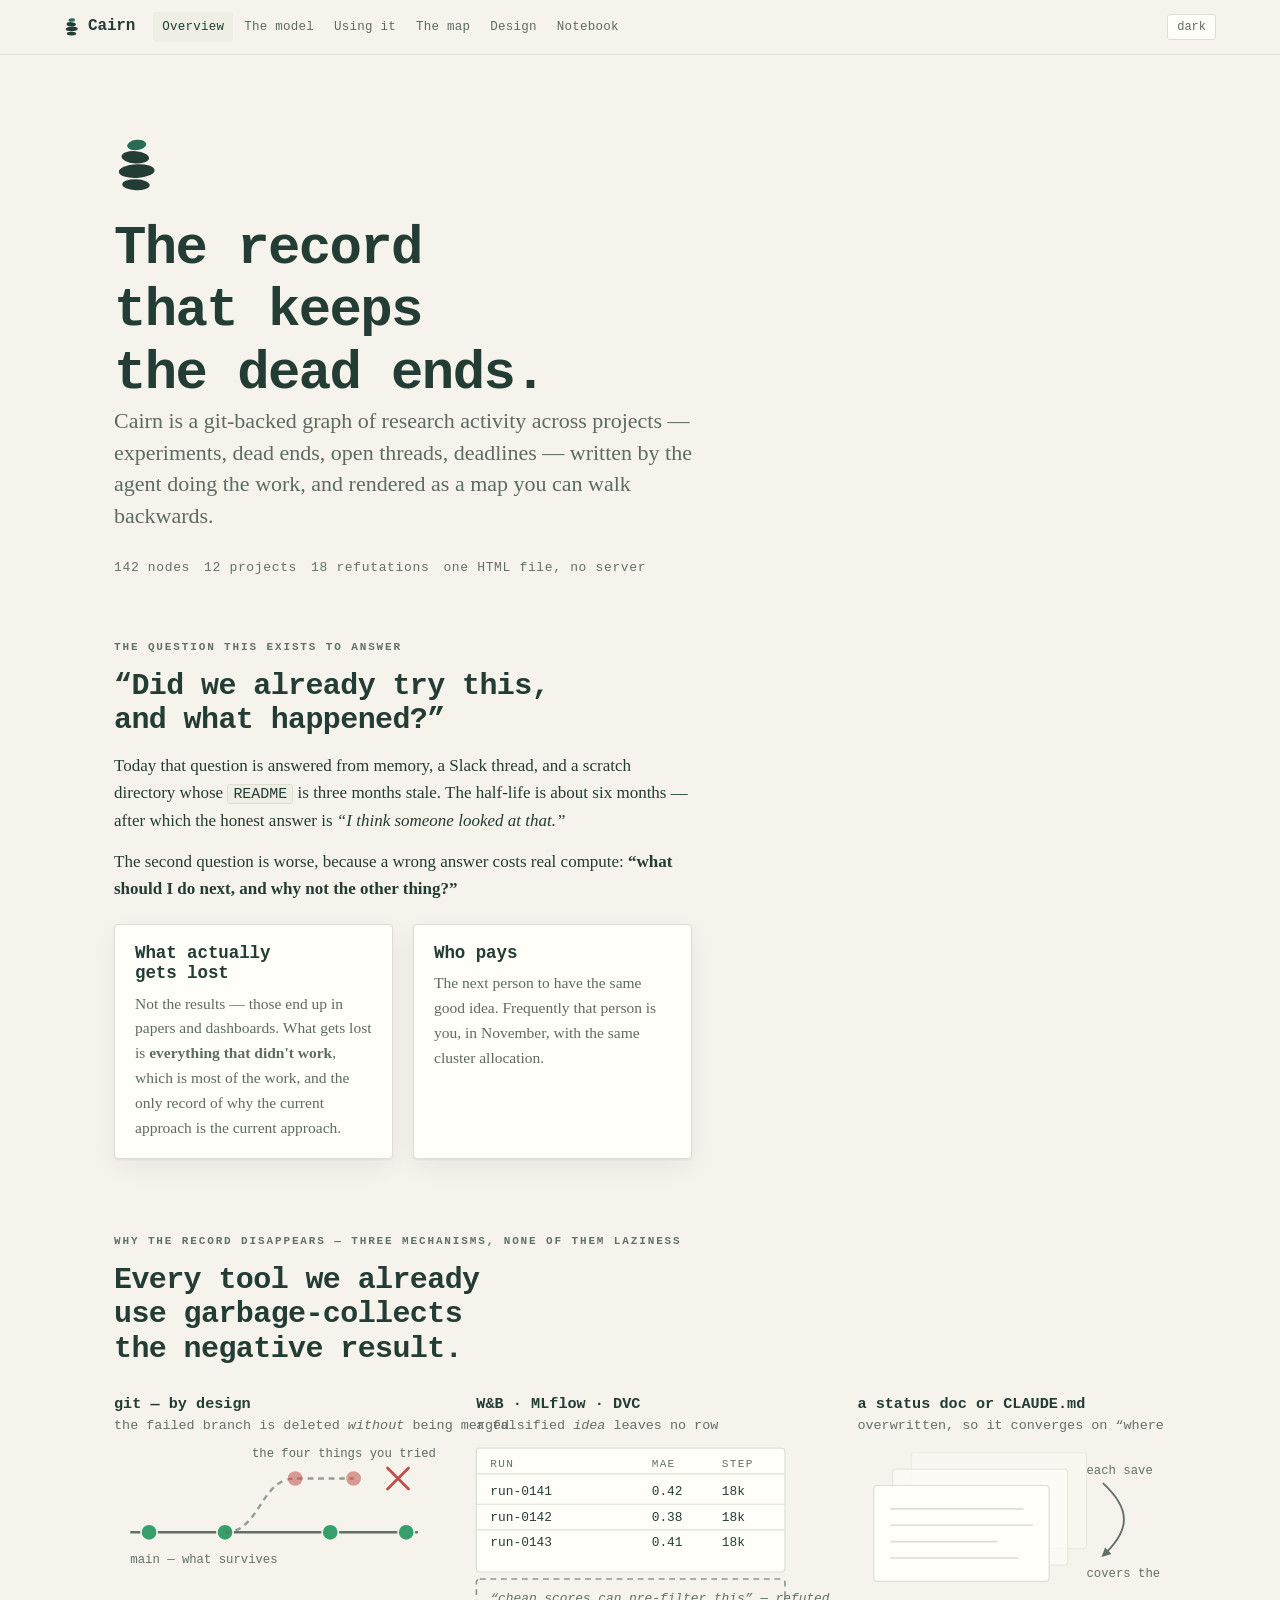
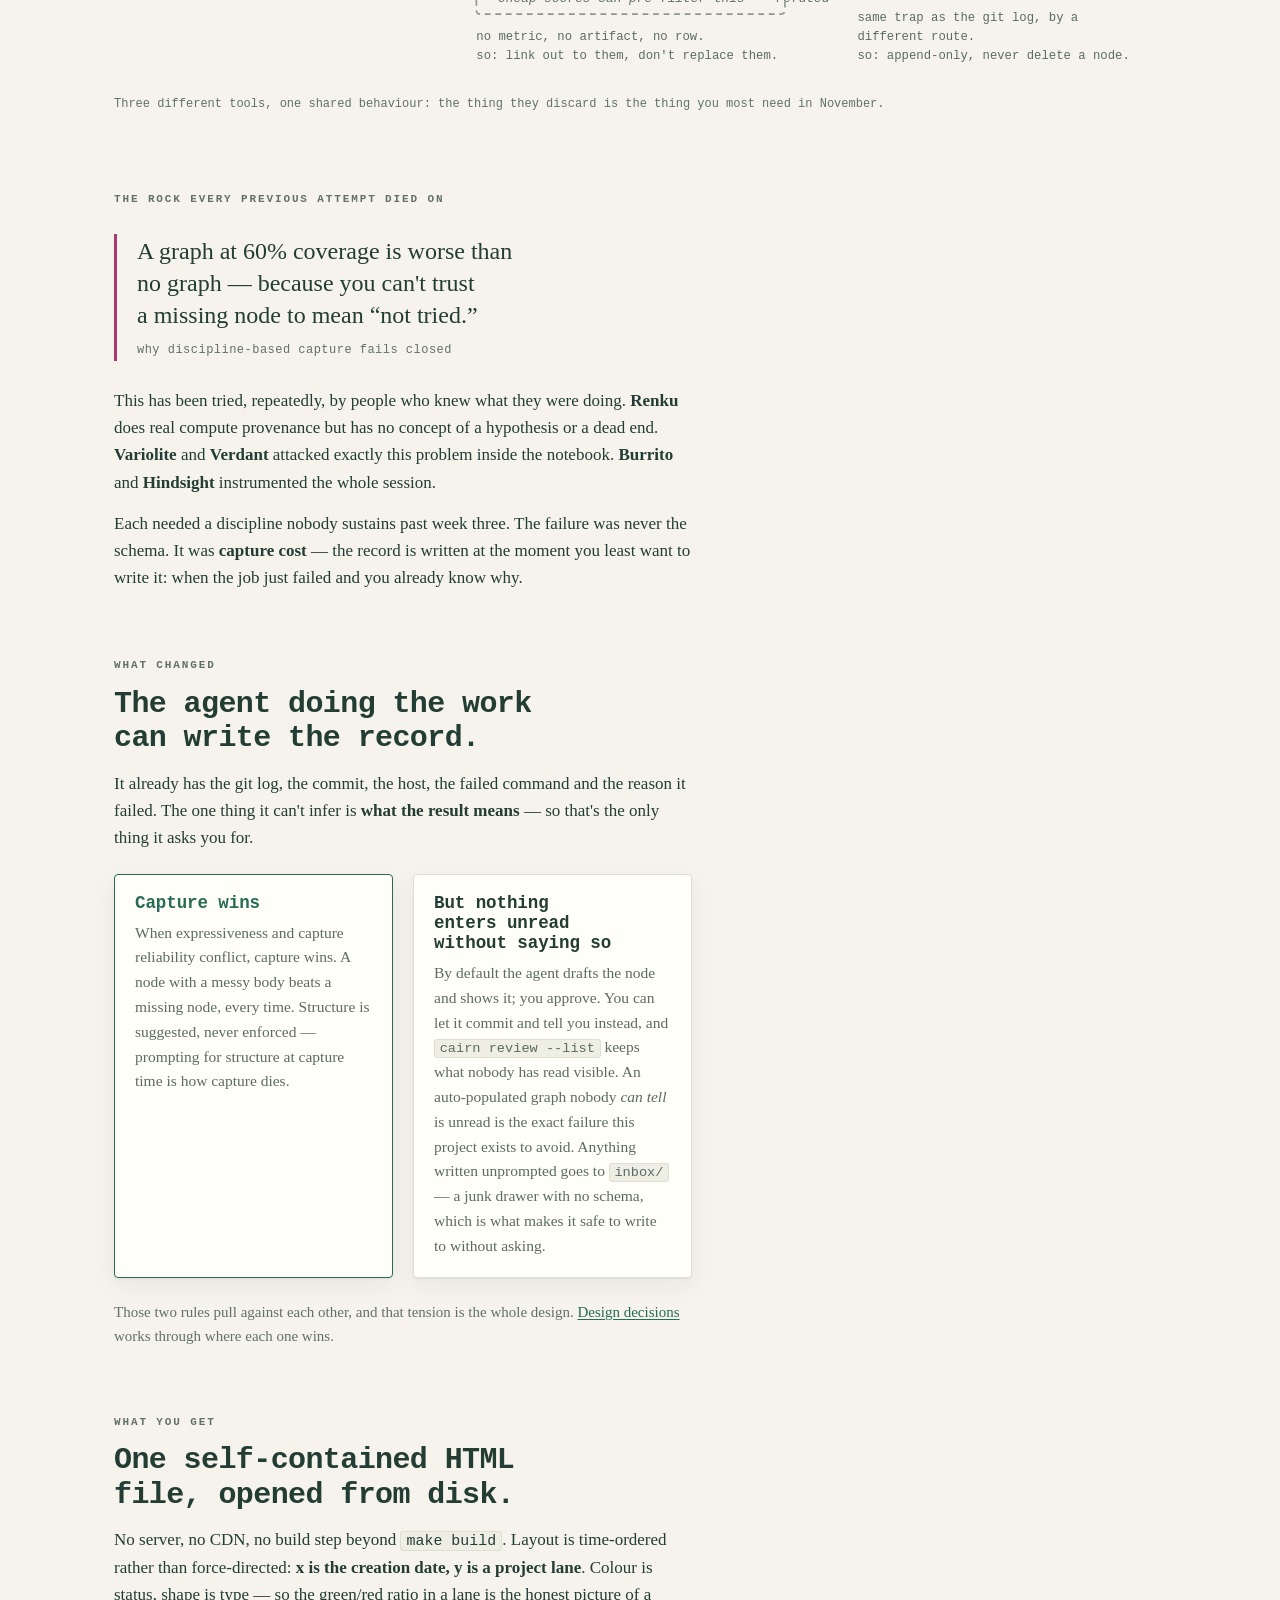
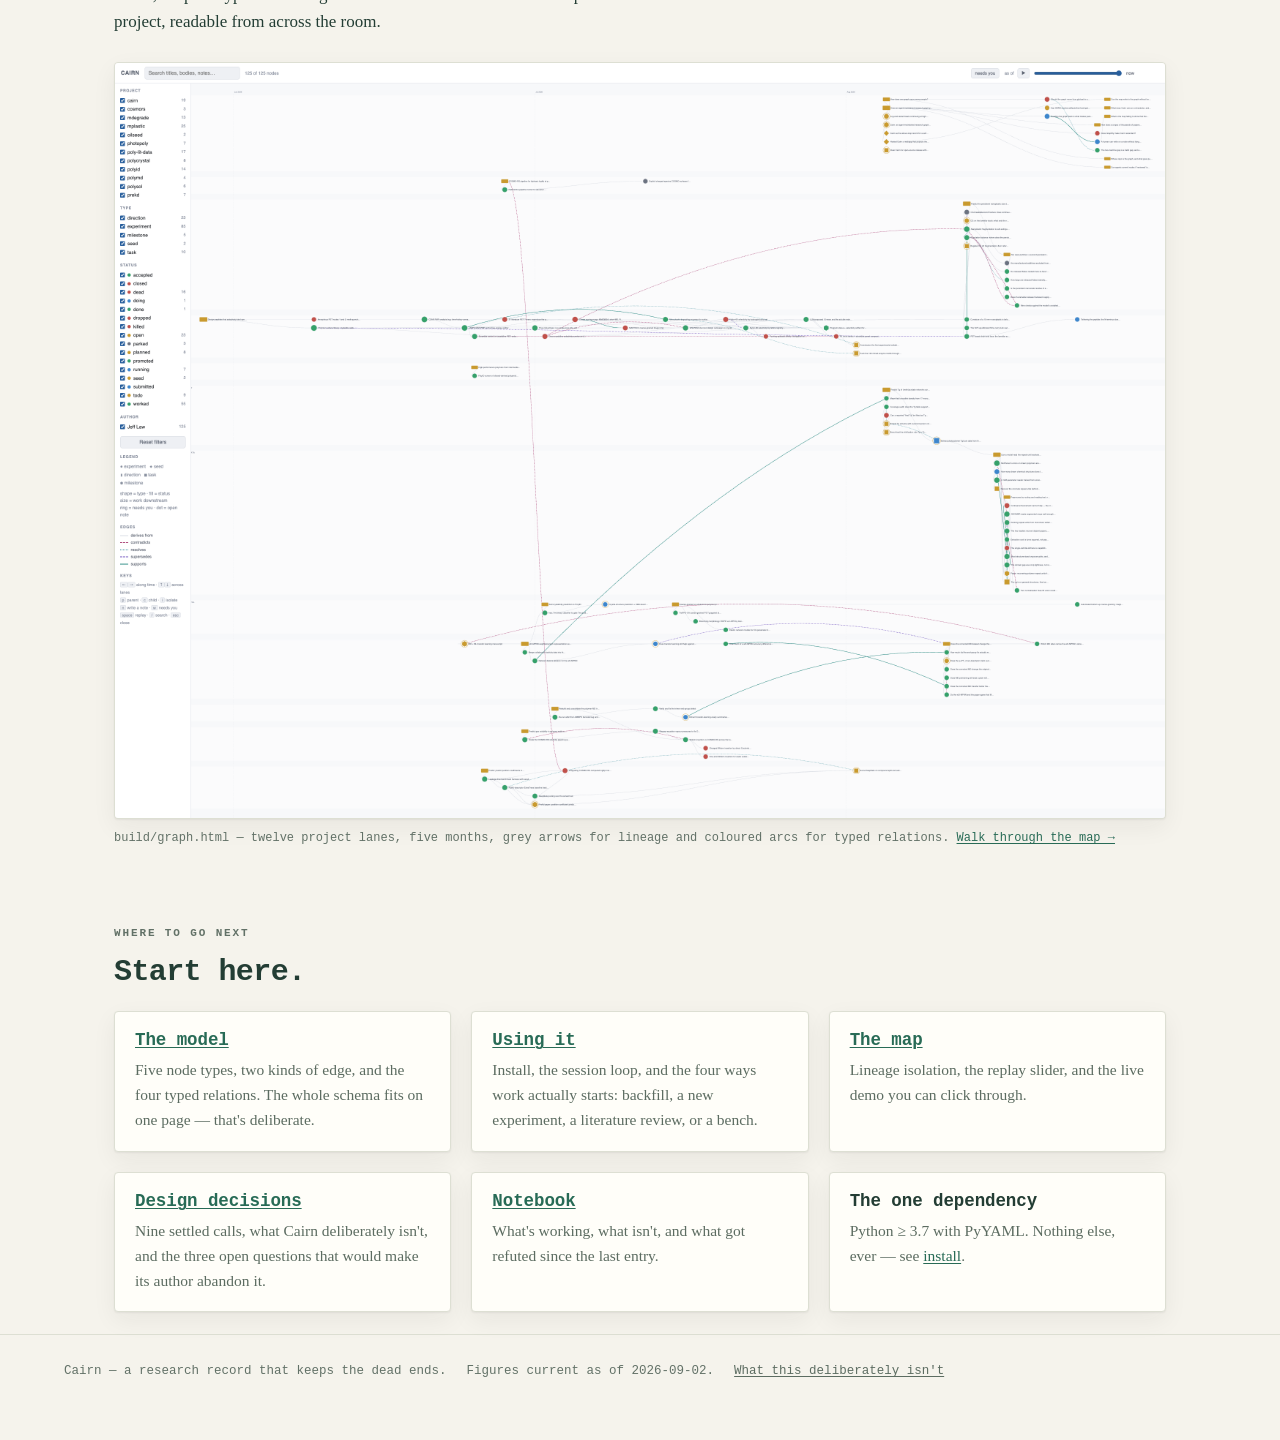
<file: site/index.html>
<!DOCTYPE html>
<html lang="en">
<head>
<meta charset="utf-8">
<meta name="viewport" content="width=device-width, initial-scale=1">
<title>Cairn — a research record that keeps the dead ends</title>
<meta name="description" content="A git-backed graph of research activity across projects — experiments, dead ends, open threads, deadlines — written by the agent doing the work, and rendered as a map you can walk backwards.">
<link rel="stylesheet" href="cairn.css">
<link rel="icon" href="img/cairn.svg" type="image/svg+xml">
</head>
<body>

<header class="masthead">
  <a class="brand" href="index.html">
    <svg viewBox="0 0 64 82" aria-hidden="true">
      <ellipse class="stone a" cx="33" cy="13" rx="14" ry="7.5" transform="rotate(-7 33 13)"/>
      <ellipse class="stone" cx="31" cy="31" rx="20" ry="9" transform="rotate(4 31 31)"/>
      <ellipse class="stone" cx="33" cy="51" rx="26" ry="10" transform="rotate(-3 33 51)"/>
      <ellipse class="stone" cx="32" cy="71" rx="20" ry="8" transform="rotate(2 32 71)"/>
    </svg>
    Cairn
  </a>
  <nav>
    <a href="index.html" aria-current="page">Overview</a>
    <a href="model.html">The model</a>
    <a href="workflows.html">Using it</a>
    <a href="map.html">The map</a>
    <a href="design.html">Design</a>
    <a href="blog/index.html">Notebook</a>
  </nav>
  <div class="tools"><button class="ghost" id="theme" type="button">dark</button></div>
</header>

<main class="wrap">

  <div class="hero prose">
    <svg class="mark" viewBox="0 0 64 82" aria-hidden="true">
      <ellipse class="stone a" cx="33" cy="13" rx="14" ry="7.5" transform="rotate(-7 33 13)"/>
      <ellipse class="stone" cx="31" cy="31" rx="20" ry="9" transform="rotate(4 31 31)"/>
      <ellipse class="stone" cx="33" cy="51" rx="26" ry="10" transform="rotate(-3 33 51)"/>
      <ellipse class="stone" cx="32" cy="71" rx="20" ry="8" transform="rotate(2 32 71)"/>
    </svg>
    <h1>The record that keeps the dead ends.</h1>
    <p class="lede">Cairn is a git-backed graph of research activity across projects —
      experiments, dead ends, open threads, deadlines — written by the agent doing
      the work, and rendered as a map you can walk backwards.</p>
    <div class="byline">
      <span><span class="num">142</span> nodes</span>
      <span><span class="num">12</span> projects</span>
      <span><span class="num">18</span> refutations</span>
      <span>one HTML file, no server</span>
    </div>
  </div>

  <section id="question">
    <div class="prose">
      <p class="eyebrow">The question this exists to answer</p>
      <h2>“Did we already try this, and what happened?”</h2>
      <p>Today that question is answered from memory, a Slack thread, and a scratch
        directory whose <code>README</code> is three months stale. The half-life is about
        six months — after which the honest answer is <em>“I think someone looked at
        that.”</em></p>
      <p>The second question is worse, because a wrong answer costs real compute:
        <strong>“what should I do next, and why not the other thing?”</strong></p>
    </div>

    <div class="grid g2" style="max-width: var(--measure)">
      <div class="card">
        <h3>What actually gets lost</h3>
        <p>Not the results — those end up in papers and dashboards. What gets lost is
          <strong>everything that didn't work</strong>, which is most of the work, and the
          only record of why the current approach is the current approach.</p>
      </div>
      <div class="card">
        <h3>Who pays</h3>
        <p>The next person to have the same good idea. Frequently that person is you,
          in November, with the same cluster allocation.</p>
      </div>
    </div>
  </section>

  <section id="mechanisms">
    <div class="prose">
      <p class="eyebrow">Why the record disappears — three mechanisms, none of them laziness</p>
      <h2>Every tool we already use garbage-collects the negative result.</h2>
    </div>

    <figure class="cartoon">
      <svg viewBox="0 0 900 250" role="img"
           aria-label="Three panels. First, a git history where a branch carrying the failed attempt is dashed and ends in a cross, deleted without being merged. Second, a run tracker's table of runs and metrics with an empty greyed row where a hypothesis would go. Third, a stack of status documents where each new version covers the one beneath it.">

        <!-- ============ panel 1: git deletes the unmerged branch ============ -->
        <g transform="translate(0,0)">
          <text x="0" y="14" font-size="13" font-weight="600">git — by design</text>
          <text class="c-faint" x="0" y="32" font-size="11.5">the failed branch is deleted <tspan font-style="italic">without</tspan> being merged</text>

          <!-- trunk -->
          <path class="c-edge" stroke-width="2" d="M14 120 H260"/>
          <circle class="glyph f-good" cx="30" cy="120" r="7"/>
          <circle class="glyph f-good" cx="95" cy="120" r="7"/>
          <circle class="glyph f-good" cx="185" cy="120" r="7"/>
          <circle class="glyph f-good" cx="250" cy="120" r="7"/>
          <text class="c-faint" x="14" y="146" font-size="10.5">main — what survives</text>

          <!-- the dead branch -->
          <path class="c-edge" stroke-width="2" stroke-dasharray="5 4" opacity=".65"
                d="M95 120 C 125 120, 125 74, 155 74 H 205"/>
          <circle class="glyph f-bad" cx="155" cy="74" r="7" opacity=".55"/>
          <circle class="glyph f-bad" cx="205" cy="74" r="7" opacity=".55"/>
          <g style="stroke: var(--bad)" stroke-width="2.4" stroke-linecap="round">
            <path d="M234 65 L 252 83"/><path d="M252 65 L 234 83"/>
          </g>
          <text class="c-dim" x="118" y="56" font-size="10.5">the four things you tried</text>
        </g>

        <!-- ============ panel 2: trackers have no row for an idea ============ -->
        <g transform="translate(310,0)">
          <text x="0" y="14" font-size="13" font-weight="600">W&amp;B · MLflow · DVC</text>
          <text class="c-faint" x="0" y="32" font-size="11.5">a falsified <tspan font-style="italic">idea</tspan> leaves no row</text>

          <rect class="c-panel" x="0" y="48" width="264" height="106" rx="3"/>
          <line class="c-line" x1="0" y1="70" x2="264" y2="70"/>
          <text class="c-faint" x="12" y="64" font-size="9.5" letter-spacing="1.1">RUN</text>
          <text class="c-faint" x="150" y="64" font-size="9.5" letter-spacing="1.1">MAE</text>
          <text class="c-faint" x="210" y="64" font-size="9.5" letter-spacing="1.1">STEP</text>
          <g font-size="11" class="c-dim">
            <text x="12" y="88">run-0141</text><text x="150" y="88">0.42</text><text x="210" y="88">18k</text>
            <text x="12" y="110">run-0142</text><text x="150" y="110">0.38</text><text x="210" y="110">18k</text>
            <text x="12" y="132">run-0143</text><text x="150" y="132">0.41</text><text x="210" y="132">18k</text>
          </g>
          <line class="c-line" x1="0" y1="96" x2="264" y2="96"/>
          <line class="c-line" x1="0" y1="118" x2="264" y2="118"/>

          <!-- the row that cannot exist -->
          <rect x="0" y="160" width="264" height="30" rx="3" fill="none"
                style="stroke: var(--ink-faint)" stroke-width="1.4" stroke-dasharray="5 4" opacity=".7"/>
          <text class="c-faint" x="12" y="180" font-size="11" font-style="italic">“cheap scores can pre-filter this” — refuted</text>
          <text class="c-dim" x="0" y="212" font-size="10.5">no metric, no artifact, no row.</text>
          <text class="c-dim" x="0" y="228" font-size="10.5">so: link out to them, don't replace them.</text>
        </g>

        <!-- ============ panel 3: current-state docs overwrite ============ -->
        <g transform="translate(636,0)">
          <text x="0" y="14" font-size="13" font-weight="600">a status doc or CLAUDE.md</text>
          <text class="c-faint" x="0" y="32" font-size="11.5">overwritten, so it converges on “where am I now”</text>

          <rect class="c-panel" x="46" y="52" width="150" height="82" rx="3" opacity=".38"/>
          <rect class="c-panel" x="30" y="66" width="150" height="82" rx="3" opacity=".62"/>
          <rect class="c-panel" x="14" y="80" width="150" height="82" rx="3"/>
          <g class="c-line" stroke-width="1.4">
            <path d="M28 100 H142"/><path d="M28 114 H150"/><path d="M28 128 H120"/><path d="M28 142 H138"/>
          </g>
          <path class="c-edge" stroke-width="1.6" d="M210 78 C 234 100, 234 118, 210 140" marker-end="url(#a-plain)"/>
          <text class="c-faint" x="196" y="70" font-size="10.5">each save</text>
          <text class="c-faint" x="196" y="158" font-size="10.5">covers the last</text>
          <text class="c-dim" x="0" y="196" font-size="10.5">same trap as the git log, by a</text>
          <text class="c-dim" x="0" y="212" font-size="10.5">different route.</text>
          <text class="c-dim" x="0" y="228" font-size="10.5">so: append-only, never delete a node.</text>
        </g>

        <defs>
          <marker id="a-plain" viewBox="0 0 10 10" refX="8" refY="5"
                  markerWidth="5" markerHeight="5" orient="auto-start-reverse">
            <path d="M 0 0 L 10 5 L 0 10 z" style="fill: var(--ink-faint)"/>
          </marker>
        </defs>
      </svg>
      <figcaption>Three different tools, one shared behaviour: the thing they discard is
        the thing you most need in November.</figcaption>
    </figure>
  </section>

  <section id="rock">
    <div class="prose">
      <p class="eyebrow">The rock every previous attempt died on</p>
      <blockquote>A graph at 60% coverage is worse than no graph — because you can't
        trust a missing node to mean “not tried.”
        <cite>why discipline-based capture fails closed</cite></blockquote>
      <p>This has been tried, repeatedly, by people who knew what they were doing.
        <strong>Renku</strong> does real compute provenance but has no concept of a
        hypothesis or a dead end. <strong>Variolite</strong> and <strong>Verdant</strong>
        attacked exactly this problem inside the notebook. <strong>Burrito</strong> and
        <strong>Hindsight</strong> instrumented the whole session.</p>
      <p>Each needed a discipline nobody sustains past week three. The failure was never
        the schema. It was <strong>capture cost</strong> — the record is written at the
        moment you least want to write it: when the job just failed and you already know
        why.</p>
    </div>
  </section>

  <section id="changed">
    <div class="prose">
      <p class="eyebrow">What changed</p>
      <h2>The agent doing the work can write the record.</h2>
      <p>It already has the git log, the commit, the host, the failed command and the
        reason it failed. The one thing it can't infer is <strong>what the result
        means</strong> — so that's the only thing it asks you for.</p>
    </div>

    <div class="grid g2" style="max-width: var(--measure)">
      <div class="card accent">
        <h3>Capture wins</h3>
        <p>When expressiveness and capture reliability conflict, capture wins. A node with
          a messy body beats a missing node, every time. Structure is suggested, never
          enforced — prompting for structure at capture time is how capture dies.</p>
      </div>
      <div class="card">
        <h3>But nothing enters unread without saying so</h3>
        <p>By default the agent drafts the node and shows it; you approve. You can let it
          commit and tell you instead, and <code>cairn review --list</code> keeps what
          nobody has read visible. An auto-populated graph nobody <em>can tell</em> is
          unread is the exact failure this project exists to avoid. Anything
          written unprompted goes to <code>inbox/</code> — a junk drawer with no schema,
          which is what makes it safe to write to without asking.</p>
      </div>
    </div>

    <div class="prose">
      <p class="faint">Those two rules pull against each other, and that tension is the
        whole design. <a href="design.html">Design decisions</a> works through where each
        one wins.</p>
    </div>
  </section>

  <section id="looks">
    <div class="prose">
      <p class="eyebrow">What you get</p>
      <h2>One self-contained HTML file, opened from disk.</h2>
      <p>No server, no CDN, no build step beyond <code>make build</code>. Layout is
        time-ordered rather than force-directed: <strong>x is the creation date, y is a
        project lane</strong>. Colour is status, shape is type — so the green/red ratio in
        a lane is the honest picture of a project, readable from across the room.</p>
    </div>

    <figure>
      <a href="map.html"><img src="img/graph-now.png" width="2868" height="2064" loading="lazy"
        alt="The Cairn map: nodes in twelve horizontal project lanes, positioned left to right by creation date, coloured green for worked and red for dead, with coloured dashed arcs for typed relations across lanes."></a>
      <figcaption>build/graph.html — twelve project lanes, five months, grey arrows for
        lineage and coloured arcs for typed relations.
        <a href="map.html">Walk through the map →</a></figcaption>
    </figure>
  </section>

  <section id="start">
    <div class="prose">
      <p class="eyebrow">Where to go next</p>
      <h2>Start here.</h2>
    </div>
    <div class="grid g3">
      <div class="card">
        <h3><a href="model.html">The model</a></h3>
        <p>Five node types, two kinds of edge, and the four typed relations. The whole
          schema fits on one page — that's deliberate.</p>
      </div>
      <div class="card">
        <h3><a href="workflows.html">Using it</a></h3>
        <p>Install, the session loop, and the four ways work actually starts: backfill,
          a new experiment, a literature review, or a bench.</p>
      </div>
      <div class="card">
        <h3><a href="map.html">The map</a></h3>
        <p>Lineage isolation, the replay slider, and the live demo you can click
          through.</p>
      </div>
      <div class="card">
        <h3><a href="design.html">Design decisions</a></h3>
        <p>Nine settled calls, what Cairn deliberately isn't, and the three open
          questions that would make its author abandon it.</p>
      </div>
      <div class="card">
        <h3><a href="blog/index.html">Notebook</a></h3>
        <p>What's working, what isn't, and what got refuted since the last entry.</p>
      </div>
      <div class="card">
        <h3>The one dependency</h3>
        <p>Python ≥ 3.7 with PyYAML. Nothing else, ever — see
          <a href="workflows.html#install">install</a>.</p>
      </div>
    </div>
  </section>

</main>

<footer class="pagefoot">
  <div class="wrap">
    <span>Cairn — a research record that keeps the dead ends.</span>
    <span>Figures current as of 2026-09-02.</span>
    <a href="design.html#not">What this deliberately isn't</a>
  </div>
</footer>

<script src="cairn.js"></script>
</body>
</html>
</file>
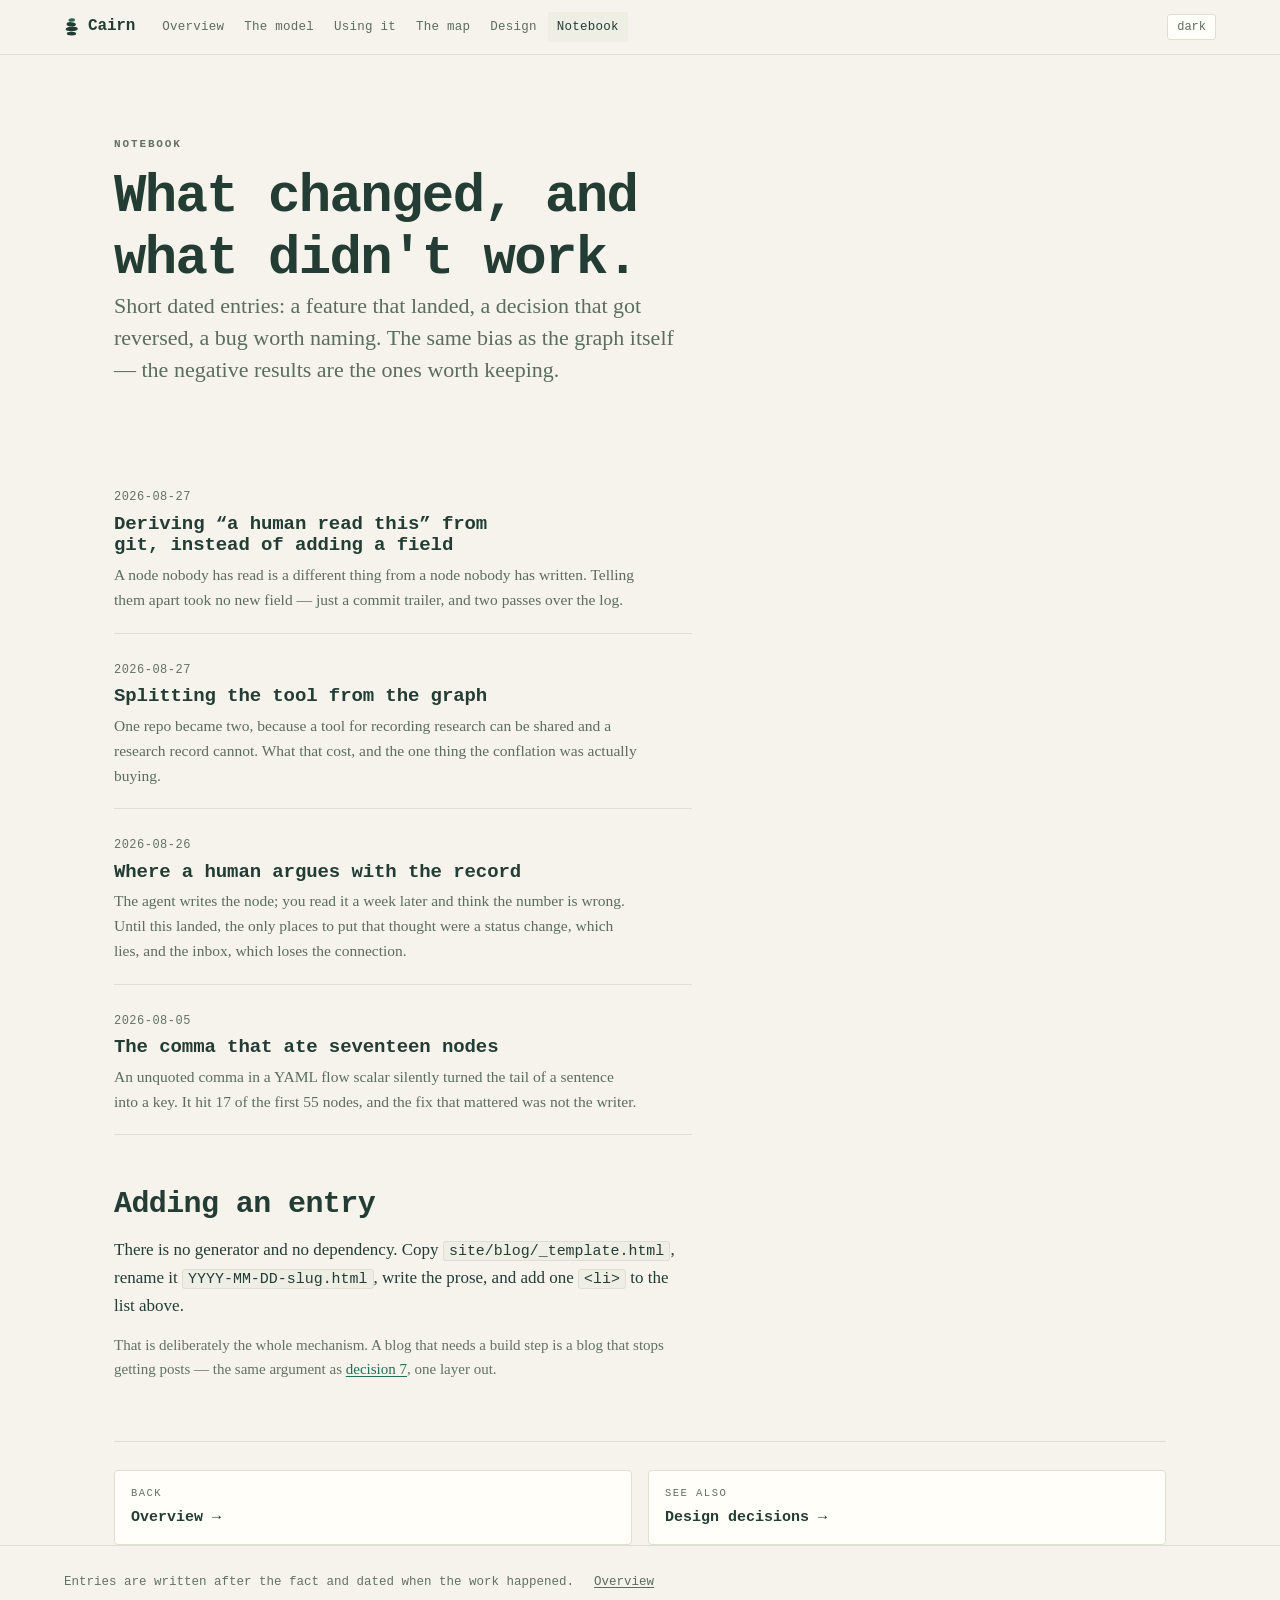
<file: site/blog/index.html>
<!DOCTYPE html>
<html lang="en">
<head>
<meta charset="utf-8">
<meta name="viewport" content="width=device-width, initial-scale=1">
<title>Notebook — Cairn</title>
<meta name="description" content="What changed in Cairn, what worked, and what didn't. Short entries, dated, in the order they happened.">
<link rel="stylesheet" href="../cairn.css">
<link rel="icon" href="../img/cairn.svg" type="image/svg+xml">
</head>
<body>

<header class="masthead">
  <a class="brand" href="../index.html">
    <svg viewBox="0 0 64 82" aria-hidden="true">
      <ellipse class="stone a" cx="33" cy="13" rx="14" ry="7.5" transform="rotate(-7 33 13)"/>
      <ellipse class="stone" cx="31" cy="31" rx="20" ry="9" transform="rotate(4 31 31)"/>
      <ellipse class="stone" cx="33" cy="51" rx="26" ry="10" transform="rotate(-3 33 51)"/>
      <ellipse class="stone" cx="32" cy="71" rx="20" ry="8" transform="rotate(2 32 71)"/>
    </svg>
    Cairn
  </a>
  <nav>
    <a href="../index.html">Overview</a>
    <a href="../model.html">The model</a>
    <a href="../workflows.html">Using it</a>
    <a href="../map.html">The map</a>
    <a href="../design.html">Design</a>
    <a href="index.html" aria-current="page">Notebook</a>
  </nav>
  <div class="tools"><button class="ghost" id="theme" type="button">dark</button></div>
</header>

<main class="wrap">

  <div class="hero prose" style="padding-bottom:0">
    <p class="eyebrow">Notebook</p>
    <h1>What changed, and what didn't work.</h1>
    <p class="lede">Short dated entries: a feature that landed, a decision that got
      reversed, a bug worth naming. The same bias as the graph itself — the negative
      results are the ones worth keeping.</p>
  </div>

  <section id="posts" style="padding-top:32px">
    <div class="prose">
      <ul class="posts">

        <li>
          <span class="d">2026-08-27</span>
          <h3><a href="2026-08-27-read-by-a-human.html">Deriving “a human read this” from git,
            instead of adding a field</a></h3>
          <p>A node nobody has read is a different thing from a node nobody has written.
            Telling them apart took no new field — just a commit trailer, and two passes
            over the log.</p>
        </li>

        <li>
          <span class="d">2026-08-27</span>
          <h3><a href="2026-08-27-splitting-tool-from-graph.html">Splitting the tool from the
            graph</a></h3>
          <p>One repo became two, because a tool for recording research can be shared and a
            research record cannot. What that cost, and the one thing the conflation was
            actually buying.</p>
        </li>

        <li>
          <span class="d">2026-08-26</span>
          <h3><a href="2026-08-26-notes-on-nodes.html">Where a human argues with the
            record</a></h3>
          <p>The agent writes the node; you read it a week later and think the number is
            wrong. Until this landed, the only places to put that thought were a status
            change, which lies, and the inbox, which loses the connection.</p>
        </li>

        <li>
          <span class="d">2026-08-05</span>
          <h3><a href="2026-08-05-the-comma.html">The comma that ate seventeen nodes</a></h3>
          <p>An unquoted comma in a YAML flow scalar silently turned the tail of a sentence
            into a key. It hit 17 of the first 55 nodes, and the fix that mattered was not
            the writer.</p>
        </li>

      </ul>
    </div>
  </section>

  <section id="how">
    <div class="prose">
      <h2>Adding an entry</h2>
      <p>There is no generator and no dependency. Copy
        <code>site/blog/_template.html</code>, rename it
        <code>YYYY-MM-DD-slug.html</code>, write the prose, and add one
        <code>&lt;li&gt;</code> to the list above.</p>
      <p class="faint">That is deliberately the whole mechanism. A blog that needs a build
        step is a blog that stops getting posts — the same argument as
        <a href="../design.html#decisions">decision 7</a>, one layer out.</p>
    </div>
  </section>

  <div class="next">
    <a href="../index.html"><span class="l">back</span><span class="t">Overview →</span></a>
    <a href="../design.html"><span class="l">see also</span><span class="t">Design decisions →</span></a>
  </div>

</main>

<footer class="pagefoot">
  <div class="wrap">
    <span>Entries are written after the fact and dated when the work happened.</span>
    <a href="../index.html">Overview</a>
  </div>
</footer>

<script src="../cairn.js"></script>
</body>
</html>
</file>
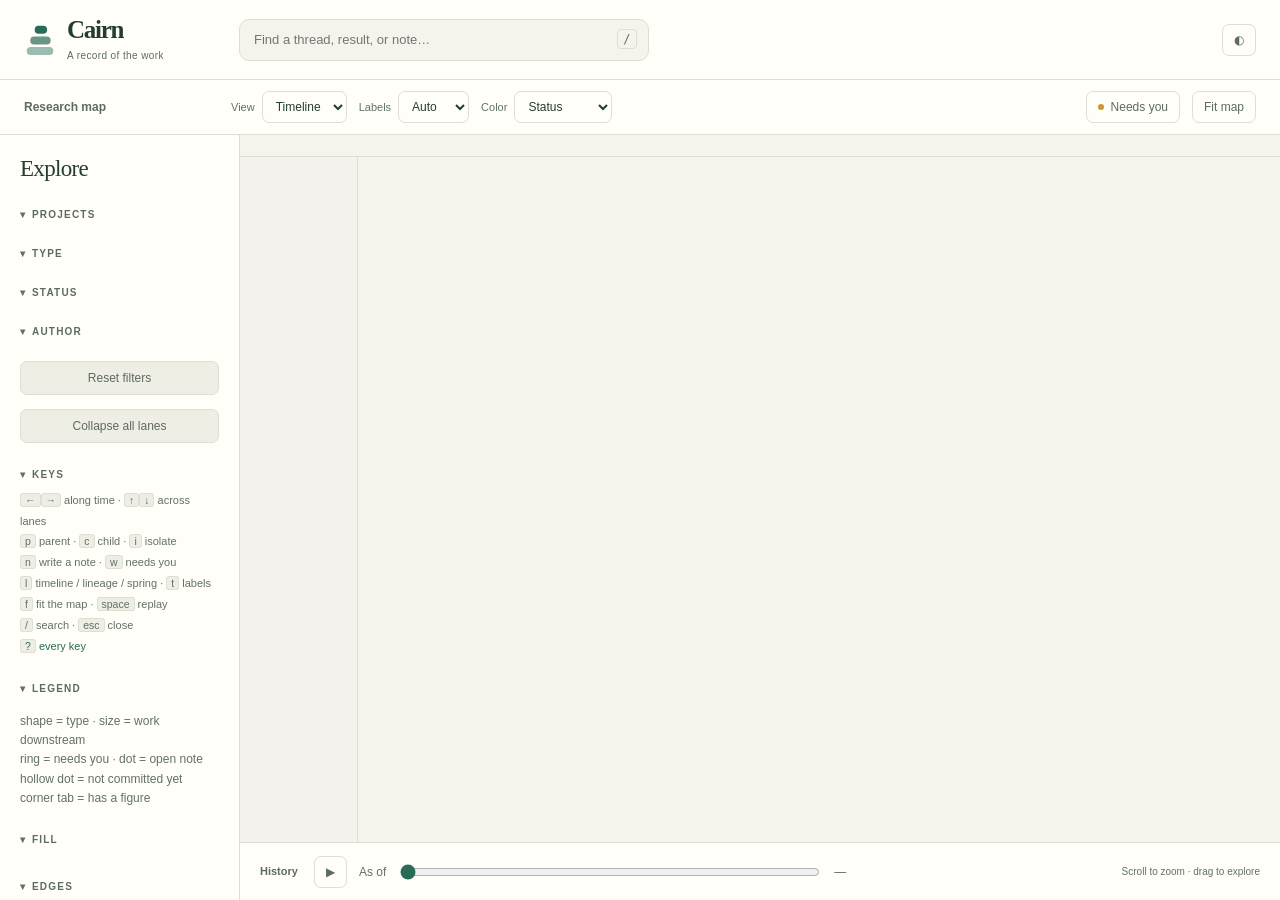
<file: scripts/graph_template.html>
<!DOCTYPE html>
<html lang="en">
<head>
<meta charset="utf-8">
<meta name="viewport" content="width=device-width, initial-scale=1">
<title>Cairn</title>
<script>
try { const theme = localStorage.getItem('cairn-theme'); if (theme === 'light' || theme === 'dark') document.documentElement.dataset.theme = theme; } catch (_) {}
</script>
<style>
  :root {
    --bg: #141d1c; --panel: #1b2725; --panel-2: #24332f; --line: #354640;
    --ink: #e9ede5; --ink-dim: #b0bdb5; --ink-faint: #8d9e94;
    /* Node labels: between --ink and --ink-dim. Dim was unreadable at the fit
       the real graph lands on; full ink made 200 labels shout over the glyphs. */
    --label: #c7d3ca;
    --good: #35a06a; --bad: #c0504a; --active: #3d86cc; --pending: #c99a2e; --idle: #6b7280;
    --accent: #8fcbbb; --accent-contrast: #142520;
    /* Shadows are dark in both themes: a shadow mixed from --ink turns into a
       pale halo on the dark surface. */
    --shadow-panel: -8px 0 28px rgba(0, 0, 0, .22); --shadow-pop: 0 8px 30px rgba(0, 0, 0, .45);
    /* Relation hues sit off the status palette (green/red/blue/amber) on
       purpose, so a typed edge never reads as a status. */
    --rel-supports: #2aa198; --rel-contradicts: #cc5490;
    --rel-supersedes: #8f6fd6; --rel-resolves: #3fb0bf;

    /* Fill can encode one of four things, and only ever one at a time. Status
       keeps the palette above; these are the other three.

       Age is ordinal, one hue, five buckets, and the ramp inverts by mode so
       that RECENT is always the step furthest from the surface: darkest on
       light, lightest on dark. Recent work is what should catch the eye on a
       map of what is happening — and it has to be this way round rather than
       the reverse, because stale-but-active already has a channel (the
       needs-you ring), and two marks competing to shout "stale" would fight.
       Steps are 100 apart on the reference ramp because adjacent 50-steps fail
       the >= 0.06 lightness gap.

       Author is categorical and stops at three, because a map is the all-pairs
       case — any two glyphs can end up side by side — and past three slots the
       all-pairs colourblind floors cannot be cleared. A fourth writer folds into
       `--who-other` rather than getting a hue nobody can distinguish. */
    --age-1: #184f95; --age-2: #256abf; --age-3: #3987e5; --age-4: #6da7ec; --age-5: #9ec5f4;
    --who-1: #3987e5; --who-2: #d95926; --who-3: #199e70; --who-other: #6b7280;
  }
  @media (prefers-color-scheme: light) {
    :root:not([data-theme="dark"]) {
      --bg: #f5f3ec; --panel: #fffef9; --panel-2: #eeeee4; --line: #dddfd3;
      --ink: #233d34; --ink-dim: #5c6c61; --ink-faint: #627167;
      --label: #425b4f;
      --accent: #286b56; --accent-contrast: #ffffff;
      --shadow-panel: -8px 0 28px rgba(35, 61, 52, .04); --shadow-pop: 0 8px 30px rgba(35, 61, 52, .16);
      --rel-supports: #157f77; --rel-contradicts: #a83a70;
      --rel-supersedes: #6b4dbd; --rel-resolves: #1f7f8f;
      --age-1: #6da7ec; --age-2: #3987e5; --age-3: #256abf; --age-4: #184f95; --age-5: #0d366b;
      --who-1: #2a78d6; --who-2: #eb6834; --who-3: #1baf7a;
    }
  }
  :root[data-theme="light"] {
      --bg: #f5f3ec; --panel: #fffef9; --panel-2: #eeeee4; --line: #dddfd3;
      --ink: #233d34; --ink-dim: #5c6c61; --ink-faint: #627167;
      --label: #425b4f;
      --accent: #286b56; --accent-contrast: #ffffff;
      --shadow-panel: -8px 0 28px rgba(35, 61, 52, .04); --shadow-pop: 0 8px 30px rgba(35, 61, 52, .16);
      --rel-supports: #157f77; --rel-contradicts: #a83a70;
      --rel-supersedes: #6b4dbd; --rel-resolves: #1f7f8f;
      --age-1: #6da7ec; --age-2: #3987e5; --age-3: #256abf; --age-4: #184f95; --age-5: #0d366b;
      --who-1: #2a78d6; --who-2: #eb6834; --who-3: #1baf7a;
  }
  :root { color-scheme: dark; --serif: "Iowan Old Style", Charter, Georgia, serif; }
  :root[data-theme="light"] { color-scheme: light; }
  @media (prefers-color-scheme: light) { :root:not([data-theme="dark"]) { color-scheme: light; } }
  * { box-sizing: border-box; }
  html, body { height: 100%; margin: 0; }
  body {
    background: var(--bg); color: var(--ink);
    font: 14px/1.5 ui-sans-serif, -apple-system, "Segoe UI", Roboto, sans-serif;
    display: flex; flex-direction: column; overflow: hidden;
  }
  code, pre { font-family: ui-monospace, SFMono-Regular, Menlo, monospace; font-size: 12.5px; }

  /* The masthead (`header.masthead`): mark, search, count, theme and writer
     buttons. The map controls sit in `.viewbar` under it. */
  header {
    display: flex; align-items: center; gap: 20px; padding: 16px 24px; min-height: 80px;
    border-bottom: 1px solid var(--line); background: var(--panel); flex: none;
  }
  header h1 { margin: 0; font: 600 25px/1.1 var(--serif); letter-spacing: -.05em; color: var(--ink); }
  #search {
    background: var(--bg); border: 1px solid var(--line); color: var(--ink);
    border-radius: 10px; padding: 9px 36px 9px 14px; width: 100%; height: 42px; font: inherit; font-size: 13px;
  }
  #search:focus { outline: 1px solid var(--accent); }
  .grow { flex: 1; }
  .muted { color: var(--ink-faint); font-size: 12px; }

  .timebar {
    display: flex; align-items: center; gap: 12px; flex: none; min-height: 58px; padding: 12px 20px;
    border-top: 1px solid var(--line); background: var(--panel);
  }
  .timebar input[type=range] { width: auto; min-width: 40px; max-width: 420px; flex: 1; accent-color: var(--accent); }
  #timeLabel { font-variant-numeric: tabular-nums; min-width: 90px; color: var(--ink-dim); font-size: 12px; }

  main { flex: 1; display: flex; min-height: 0; }

  aside {
    width: 240px; flex: none; border-right: 1px solid var(--line); background: var(--panel);
    overflow-y: auto; padding: 20px 20px 32px; scrollbar-width: thin;
  }
  aside h2 {
    font-size: 10px; text-transform: uppercase; letter-spacing: .12em;
    color: var(--ink-dim); margin: 24px 0 8px; font-weight: 600;
  }
  aside h2:first-child { margin-top: 0; }
  .chk {
    display: flex; align-items: center; gap: 9px; min-height: 30px; padding: 4px 6px; margin: 0 -6px;
    border-radius: 6px; cursor: pointer; font-size: 13px;
  }
  .chk:hover { background: var(--panel-2); }
  .chk input { accent-color: var(--accent); margin: 0; width: 14px; height: 14px; flex: none; }
  .chk .n {
    margin-left: auto; color: var(--ink-faint); font-size: 11px; font-variant-numeric: tabular-nums;
    padding: 0 5px; min-width: 20px; text-align: center; background: var(--panel-2); border-radius: 4px;
  }
  .swatch { width: 9px; height: 9px; border-radius: 50%; flex: none; }
  aside button {
    margin-top: 14px; width: 100%; min-height: 34px; background: var(--panel-2); color: var(--ink-dim);
    border: 1px solid var(--line); border-radius: 7px; padding: 5px; font: inherit; font-size: 12px; cursor: pointer;
  }
  aside button:hover { color: var(--ink); }

  #mapcol { flex: 1; display: flex; flex-direction: column; min-width: 0; min-height: 0; }
  #stage {
    flex: 1; position: relative; overflow: hidden; min-height: 0;
    background-image: radial-gradient(var(--line) .65px, transparent .65px); background-size: 20px 20px;
  }

  /* The chat drawer. Built only when /api/health names an installed backend;
     over file:// or under --no-chat none of this exists in the DOM. */
  #chat {
    flex: none; height: min(320px, 38vh); display: flex; flex-direction: column;
    border-top: 1px solid var(--line); background: var(--panel); min-height: 0;
  }
  #chat[hidden] { display: none; }
  #chat .chd {
    display: flex; align-items: center; gap: 10px; padding: 6px 12px;
    border-bottom: 1px solid var(--line); font-size: 12px; flex: none;
  }
  #chat .chd strong { font-size: 11px; letter-spacing: .08em; text-transform: uppercase; color: var(--ink-dim); }
  #chat select {
    background: var(--panel-2); color: var(--ink); border: 1px solid var(--line);
    border-radius: 6px; padding: 3px 6px; font: inherit; font-size: 12px;
  }
  #chat .act { color: var(--accent); cursor: pointer; }
  #chat .act:hover { text-decoration: underline; }
  #chatLog { flex: 1; overflow-y: auto; padding: 10px 14px 4px; font-size: 13px; min-height: 0; }
  #chatLog .hint { max-width: 640px; margin: 4px 0 10px; }
  .msg { margin: 0 0 12px; max-width: 760px; }
  .msg .who { font-size: 10.5px; letter-spacing: .06em; text-transform: uppercase; color: var(--ink-faint); margin-bottom: 2px; }
  .msg.you .txt { background: var(--panel-2); border-radius: 8px; padding: 6px 10px; display: inline-block; white-space: pre-wrap; }
  .msg p { margin: 0 0 7px; }
  .msg ul { margin: 0 0 7px; padding-left: 18px; }
  .msg li { margin-bottom: 2px; }
  .msg code { background: var(--panel-2); border-radius: 3px; padding: 0 3px; overflow-wrap: anywhere; }
  .msg .lnk { display: inline; padding: 0; font-size: inherit; }
  .msg .tl {
    font-family: ui-monospace, SFMono-Regular, Menlo, monospace; font-size: 11.5px; color: var(--ink-faint);
    margin: 2px 0 5px; overflow-wrap: anywhere;
  }
  .msg .tl.denied { color: var(--pending); }
  .msg .er { color: var(--bad); font-size: 12px; margin: 3px 0 6px; white-space: pre-wrap; }
  .msg .nt { color: var(--ink-faint); font-size: 11.5px; font-style: italic; margin: 3px 0 6px; }
  .msg .typing { color: var(--ink-faint); }
  #chat .cin { display: flex; gap: 8px; padding: 8px 12px 10px; border-top: 1px solid var(--line); flex: none; }
  #chat textarea {
    flex: 1; resize: none; height: 54px; background: var(--panel-2); color: var(--ink);
    border: 1px solid var(--line); border-radius: 6px; padding: 7px 9px; font: inherit; font-size: 13px;
  }
  #chat textarea:focus { outline: 1px solid var(--accent); }
  #chat .cbtns { display: flex; flex-direction: column; gap: 6px; }
  #chat .cbtns button {
    background: var(--accent); color: var(--bg); border: 0; border-radius: 6px;
    padding: 5px 14px; font: inherit; font-size: 12.5px; cursor: pointer;
  }
  #chat .cbtns button.ghost { background: var(--panel-2); color: var(--ink-dim); border: 1px solid var(--line); }
  #chat .cbtns button:disabled { opacity: .45; cursor: default; }
  svg { width: 100%; height: 100%; display: block; cursor: grab; }
  svg.dragging { cursor: grabbing; }
  .lane-band { fill: var(--panel); opacity: .3; }
  .lane-label {
    fill: var(--ink-faint); font-size: 11px; letter-spacing: .08em; text-transform: uppercase;
  }
  .tick-line { stroke: var(--line); stroke-dasharray: 2 5; }
  .tick-text { fill: var(--ink-faint); font-size: 10px; }
  /* Edges are decoration. Letting a fat bezier eat a click aimed at the
     canvas (or at a node it happens to pass over) is maddening. */
  .edge { fill: none; stroke: var(--line); stroke-width: 1.4; pointer-events: none; }
  /* Lit lineage is ink, not the accent: the accent is teal-green, the hue the
     `supports` relation owns, and a lit parent edge must not read as one. A
     typed edge keeps its own hue when lit (its rule below comes later). */
  .edge.lit { stroke: var(--ink-dim); stroke-width: 2.2; }
  /* Typed relations. Colour carries the type and dash carries it again, so the
     map stays readable in greyscale and for colour-vision deficiency — status
     already owns colour on the glyphs, and edges must not compete with it. */
  /* A typed relation spans months and lanes, and at the default fit the bows
     were the most visible thing on the map while being the least local. Faint
     until one of its ends is hovered or selected; the key keeps the full hue. */
  .edge.rel { stroke-width: 1.8; opacity: .3; }
  .edge.rel.lit, .edge.rel.hov { opacity: 1; }
  .edge.hov { stroke-width: 2.2; }
  .edge.rel-supports    { stroke: var(--rel-supports); }
  .edge.rel-contradicts { stroke: var(--rel-contradicts); stroke-dasharray: 5 3; }
  .edge.rel-supersedes  { stroke: var(--rel-supersedes);  stroke-dasharray: 8 3 2 3; }
  .edge.rel-resolves    { stroke: var(--rel-resolves);    stroke-dasharray: 2 3; }
  .edge.rel.lit { stroke-width: 2.8; }
  .relkey { display: flex; align-items: center; gap: 7px; margin: 3px 0; font-size: 11px; color: var(--ink-dim); }
  .relkey i { width: 22px; height: 0; border-top-width: 2px; flex: none; }
  .rel-tag {
    display: inline-block; font-size: 10px; letter-spacing: .06em; text-transform: uppercase;
    padding: 1px 6px; border-radius: 3px; border: 1px solid currentColor; margin-right: 6px;
  }
  /* The lane label is the fold control. It is already the only thing anchored to
     a lane, and a separate caret would be a second target for one action. */
  .lane-label { cursor: pointer; user-select: none; }
  .lane-label:hover { fill: var(--ink); }
  .strip-rule { stroke: var(--line); stroke-width: 1; }
  .strip-tick { stroke: var(--bg); stroke-width: .5; }
  .strip-note { fill: var(--ink-faint); font-size: 10.5px; }
  /* Orientation chrome: lane names in a gutter on the left, months in a strip
     along the top. Both are HTML laid over the stage and positioned on one axis
     from the current pan and zoom, so they stay readable however far the map is
     dragged. Neither takes pointer events except on its labels, so a drag that
     starts over them still pans the map underneath. `fit()` reserves their room. */
  #gutter, #axis { position: absolute; pointer-events: none; overflow: hidden; }
  #gutter {
    left: 0; top: 0; bottom: 0; z-index: 5; width: var(--gutter, 118px);
    background: color-mix(in srgb, var(--bg) 94%, transparent);
    border-right: 1px solid var(--line);
  }
  #axis {
    left: 0; right: 0; top: 0; height: 22px; z-index: 6;
    background: var(--bg);
    border-bottom: 1px solid var(--line);
  }
  .glane {
    position: absolute; left: 0; right: 0; padding: 0 8px 0 10px; height: 16px; line-height: 16px;
    font-size: 10px; letter-spacing: .05em; text-transform: uppercase; color: var(--ink-dim);
    white-space: nowrap; overflow: hidden; text-overflow: ellipsis;
    pointer-events: auto; cursor: pointer; user-select: none;
  }
  .glane:hover { color: var(--ink); }
  .gsep { position: absolute; left: 0; right: 0; border-top: 1px solid var(--line); }
  .gtick {
    position: absolute; top: 3px; font-size: 10px; color: var(--ink-faint); white-space: nowrap;
    font-variant-numeric: tabular-nums;
  }
  .node { cursor: pointer; }
  .node .glyph { stroke: var(--bg); stroke-width: 1.5; }
  /* Clickable: the label is a bigger target than the glyph, and people aim at words. */
  .node .label { fill: var(--label); font-size: 12px; }
  .node.sel .glyph { stroke: var(--ink); stroke-width: 2.5; }
  .node.sel .label { fill: var(--ink); }
  .node.dim { opacity: .12; }
  .node.terminal .glyph { stroke-dasharray: none; }
  .good { fill: var(--good); } .bad { fill: var(--bad); } .active { fill: var(--active); }
  .pending { fill: var(--pending); } .idle { fill: var(--idle); }

  #panel {
    width: 420px; flex: none; border-left: 1px solid var(--line); background: var(--panel);
    overflow-y: auto; padding: 26px 28px 60px; display: none; box-shadow: var(--shadow-panel);
  }
  #panel.open { display: block; }
  #panel h3 { margin: 7px 0 14px; font: 26px/1.2 var(--serif); letter-spacing: -.025em; }
  #panel h4, #panel h5, #panel h6 { margin: 25px 0 9px; font-size: 10px; text-transform: uppercase; letter-spacing: .1em; color: var(--accent); }
  #panel .body { font-size: 14px; line-height: 1.75; }
  #panel .body p { margin: 0 0 14px; }
  #panel p, #panel li { color: var(--ink); }
  #panel pre { background: var(--panel-2); padding: 10px; border-radius: 6px; overflow-x: auto; }
  /* A `host:/long/path` in running text has no spaces to break at. */
  #panel code { overflow-wrap: anywhere; }
  #panel pre code { overflow-wrap: normal; }
  #panel blockquote { border-left: 2px solid var(--line); margin: 8px 0; padding-left: 12px; color: var(--ink-dim); }
  #panel a { color: var(--accent); }
  #panel hr { border: 0; border-top: 1px solid var(--line); margin: 14px 0; }
  .pillrow { display: flex; flex-wrap: wrap; gap: 7px; margin: 8px 0 20px; }
  .pill {
    font-size: 10.5px; padding: 3px 9px; border-radius: 999px;
    background: var(--panel-2); color: var(--ink-dim); border: 1px solid var(--line);
  }
  .pill.status { color: #fff; border: 0; }
  .kv { display: grid; grid-template-columns: 88px 1fr; gap: 6px 12px; font-size: 12.5px; line-height: 1.6; margin: 10px 0; }
  .kv dt { color: var(--ink-faint); }
  .kv dd { margin: 0; word-break: break-word; }
  .sect { border-top: 1px solid var(--line); margin-top: 24px; padding-top: 16px; }
  .sect > .hd { font-size: 11px; text-transform: uppercase; letter-spacing: .07em; color: var(--ink-faint); margin-bottom: 7px; }
  .lnk { display: block; padding: 3px 0; color: var(--accent); cursor: pointer; font-size: 13px; }
  .lnk:hover { text-decoration: underline; }
  /* A [[node-id]] link sits mid-sentence, so it can't be a block the way the
     parent and relation lists are. */
  .body .lnk { display: inline; padding: 0; font-size: inherit; }
  .lnk.broken { color: var(--ink-faint); cursor: help; text-decoration: underline dotted; }
  /* A figure is referenced, not embedded: `../assets/<file>`, resolved the same
     way the `source` link resolves `../nodes/<id>.md`. So the payload never
     carries image bytes, and `assets/` can hold an SVG that themes itself —
     inside an <img> a media query still sees the reader's colour scheme.

     <img> rather than inlining the file, deliberately. Inlining an SVG would put
     unreviewed markup from `assets/` into the page's own DOM; an <img> is inert,
     which is the right trade for a record you are supposed to be able to trust.
     The cost is that a figure cannot be interactive, and that is acceptable —
     it is a thumbnail, and the node body carries the numbers. */
  /* A node's figures sit after its claim (the body's first section): the claim
     says what was tested, the figure how it came out. Thumbnails are capped in
     height and only the first is shown, with "+N more" to open the rest in
     place, so two tall plots cannot push the metadata and the claim
     off-screen. The full image is one click away. */
  .figs { margin: 4px 0 18px; display: grid; gap: 10px; }
  .fig { margin: 0; }
  .fig a { display: block; padding: 10px; background: var(--panel-2); border: 1px solid var(--line); border-radius: 10px; }
  .fig[hidden] { display: none; }
  .fig img {
    display: block; width: auto; max-width: 100%; margin: 0 auto; height: auto; max-height: 220px; object-fit: contain;
    border-radius: 4px; background: var(--panel-2); border: 0;
  }
  .figmore {
    justify-self: start; background: none; border: 0; padding: 0; font: inherit; font-size: 12px;
    color: var(--accent); cursor: pointer;
  }
  .figmore:hover { text-decoration: underline; }
  .fig figcaption { font-size: 12px; color: var(--ink-dim); margin-top: 5px; line-height: 1.45; }
  /* The drop zone. Only rendered while `cairn serve` offers `figure`. */
  .figbox .drop {
    border: 1.5px dashed var(--line); border-radius: 8px; padding: 14px 10px;
    text-align: center; font-size: 12px; color: var(--ink-faint); cursor: pointer;
  }
  .figbox .drop:hover, .figbox .drop:focus, .figbox .drop.over {
    border-color: var(--accent); color: var(--ink-dim); outline: none;
  }
  .figbox .staged { margin-top: 8px; font-size: 11.5px; }
  .figbox .staged img {
    display: block; max-width: 100%; max-height: 160px; border-radius: 5px;
    border: 1px solid var(--line); margin-bottom: 4px;
  }
  .figbox .staged span[data-figclear] { color: var(--accent); cursor: pointer; margin-left: 6px; }
  /* An artifact is an address, and the two halves answer different questions:
     the host says which machine, the basename says what it is. Both were buried
     in one long <code> run before, which is why 44 of them read as noise. */
  .art {
    display: block; padding: 5px 0; cursor: pointer; position: relative;
    border-bottom: 1px solid var(--line);
  }
  .art:last-child { border-bottom: 0; }
  .art:hover .base { text-decoration: underline; }
  .art .host {
    font-size: 10.5px; color: var(--ink-dim); background: var(--panel-2);
    border: 1px solid var(--line); border-radius: 3px; padding: 0 5px; margin-right: 7px;
  }
  .art .base { font-size: 12.5px; color: var(--accent); word-break: break-all; }
  .art .dir {
    display: block; font-family: ui-monospace, SFMono-Regular, Menlo, monospace;
    font-size: 10.5px; color: var(--ink-faint); word-break: break-all; margin-top: 2px;
  }
  .art.copied::after {
    content: "path copied"; position: absolute; right: 0; top: 5px;
    font-size: 10.5px; color: var(--good);
  }
  .hist { font-size: 12.5px; }
  .hist li {
    list-style: none; position: relative; padding: 0 0 13px 16px; margin: 0 0 0 4px;
    border-left: 1px solid var(--line);
  }
  .hist li::before { content: ''; position: absolute; left: -4px; top: 6px; width: 7px; height: 7px; border-radius: 50%; background: var(--accent); }
  .hist li:last-child { padding-bottom: 0; }
  .hist .d { color: var(--ink-faint); font-variant-numeric: tabular-nums; margin-right: 6px; }
  .hist .future { opacity: .35; } /* entries after the slider's cutoff */
  #close {
    float: right; width: 32px; height: 32px; background: var(--panel-2); border: 0; border-radius: 50%;
    color: var(--ink-faint); font-size: 23px; cursor: pointer; line-height: 1;
  }
  #close:hover { color: var(--ink); }
  .actions { display: flex; gap: 14px; margin: 8px 0 2px; font-size: 12px; }
  .actions a, .actions span { color: var(--accent); cursor: pointer; text-decoration: none; }
  .actions a:hover, .actions span:hover { text-decoration: underline; }
  /* Header buttons share one look with #isolateOff; `.on` is the pressed state,
     `.primary` the one call to action. */
  .hbtn, #isolateOff {
    min-height: 32px; background: var(--panel); border: 1px solid var(--line); color: var(--ink-dim);
    border-radius: 7px; padding: 5px 11px; font: inherit; font-size: 12px; cursor: pointer; white-space: nowrap;
  }
  .hbtn:hover, #isolateOff:hover { color: var(--ink); background: var(--panel-2); border-color: var(--ink-faint); }
  .hbtn.primary { background: var(--accent); color: var(--accent-contrast); border-color: var(--accent); }
  /* Pressed, for the toggles (needs you, play, chat): tinted and outlined, so it
     never looks like the one filled call to action. */
  .hbtn.on, .hbtn.on:hover {
    background: color-mix(in srgb, var(--accent) 20%, var(--panel)); color: var(--ink);
    border-color: var(--accent);
  }
  #colourBy, #layoutBy, #labelsBy {
    min-height: 32px; background: var(--panel); border: 1px solid var(--line); color: var(--ink);
    border-radius: 7px; padding: 5px 9px; font: inherit; font-size: 12px; cursor: pointer;
  }
  /* One key at a time. When fill stops meaning status, the swatches beside the
     status filter stop being true — and the age ramp is blue, which is exactly
     what `running` looks like. So they go away rather than contradict the map. */
  body:not([data-colour="status"]) #fStatus .swatch { display: none; }
  #fillKey { display: flex; flex-direction: column; gap: 3px; font-size: 11px; color: var(--ink-dim); }
  #fillKey .row { display: flex; align-items: center; gap: 6px; }
  #fillKey .sw { width: 11px; height: 11px; border-radius: 3px; flex: none; }
  #fillKey .row { align-items: flex-start; }
  #fillKey .row .sw { margin-top: 2px; }
  /* The shape key draws the map's own glyphs, in a neutral fill, so the wide
     direction rectangle reads as the thing on the map and not as a bar. */
  #shapeKey { display: grid; grid-template-columns: 1fr 1fr; gap: 2px 8px; font-size: 11px; color: var(--ink-dim); }
  #shapeKey .row { display: flex; align-items: center; gap: 5px; }
  #shapeKey svg { width: 24px; height: 18px; flex: none; fill: var(--ink-faint); cursor: default; }
  #shapeKey .glyph { stroke: var(--bg); stroke-width: 1.5; }
  .chk .fold {
    margin-left: 6px; color: var(--ink-faint); cursor: pointer; font-size: 10px;
    padding: 0 3px; border-radius: 3px;
  }
  .chk .fold:hover { color: var(--ink); background: var(--panel-2); }
  .chk .fold.on { color: var(--accent); }
  /* "only": one project in one gesture. Shown on hover, and kept visible on the
     one row that is already alone, where it reads "all" and undoes itself. */
  .chk .only {
    display: none; margin-left: 6px; font-size: 10.5px; color: var(--accent); cursor: pointer;
  }
  .chk:hover .only, .chk .only.alone { display: inline; }
  .chk .only:hover { text-decoration: underline; }
  .chk[hidden] { display: none; }
  /* Deadlines: date · title, one line each, overdue first. */
  #deadlines .sub { font-size: 10.5px; color: var(--ink-faint); margin: 7px 0 2px; }
  #deadlines .dl {
    font-size: 12px; padding: 2px 0; cursor: pointer; color: var(--ink-dim);
    white-space: nowrap; overflow: hidden; text-overflow: ellipsis;
  }
  #deadlines .dl:hover { color: var(--ink); }
  #deadlines .dl span { pointer-events: none; font-variant-numeric: tabular-nums; }
  #deadlines .dl.overdue span { color: var(--bad); }
  #deadlines .dl.soon span { color: var(--pending); }

  /* A note is a human sentence someone added after the fact. It gets a marker on
     the glyph rather than a colour, because colour already means status and
     overloading it would make both unreadable. */
  .node .flag { fill: var(--pending); stroke: var(--bg); stroke-width: 1; }
  .node.needs .ring { fill: none; stroke: var(--pending); stroke-width: 1.6; opacity: .85; }
  /* Not in git: hollow, where the note dot is filled, and at the opposite
     corner — a decoration on the glyph, like the other two marks. */
  .node .draft { fill: var(--bg); stroke: var(--ink); stroke-width: 1.3; }
  /* Has a summary figure: a small tab at the top-left corner, the one corner the
     other marks leave free. Same family as the dots — a decoration, not a fill. */
  .node .figmark { fill: var(--accent); stroke: var(--bg); stroke-width: 1; }
  .notes { font-size: 12.5px; }
  .notes .n { border-left: 2px solid var(--pending); padding: 2px 0 2px 10px; margin-bottom: 9px; }
  .notes .who { color: var(--ink-faint); font-variant-numeric: tabular-nums; }
  .notebox textarea {
    width: 100%; box-sizing: border-box; min-height: 54px; resize: vertical;
    background: var(--panel-2); color: var(--ink); border: 1px solid var(--line);
    border-radius: 6px; padding: 7px 9px; font: inherit; font-size: 12.5px;
  }
  .notebox .cmd {
    display: block; margin-top: 7px; font-size: 11.5px; color: var(--ink-faint);
    background: var(--panel-2); border-radius: 5px; padding: 6px 8px;
    white-space: pre-wrap; word-break: break-all;
  }
  /* Write controls. They exist only while `cairn serve` is answering, so
     everything here is additive: with the server off none of it is rendered and
     the panel is the read-only page it has always been. */
  .wr { display: flex; gap: 6px; align-items: center; margin-top: 8px; flex-wrap: wrap; }
  .wr select, .wr input {
    background: var(--panel-2); color: var(--ink); border: 1px solid var(--line);
    border-radius: 6px; padding: 5px 7px; font: inherit; font-size: 12.5px;
  }
  .wr input { flex: 1; min-width: 110px; }
  .wr button {
    background: var(--accent); color: var(--bg); border: 0; border-radius: 6px;
    padding: 5px 12px; font: inherit; font-size: 12.5px; cursor: pointer;
  }
  .wr button:disabled { opacity: .45; cursor: default; }
  /* What `bin/cairn` said, verbatim. The panel reports the command's own words
     rather than a friendlier paraphrase, because the paraphrase is where a
     second opinion about what happened would creep in. */
  .said {
    display: block; margin-top: 7px; font-size: 11.5px; white-space: pre-wrap;
    background: var(--panel-2); border-radius: 5px; padding: 6px 8px;
    color: var(--ink-dim);
  }
  .said.bad { color: var(--bad); }
  .sect input.field, .sect textarea.field {
    width: 100%; box-sizing: border-box; background: var(--panel-2); color: var(--ink);
    border: 1px solid var(--line); border-radius: 6px; padding: 7px 9px;
    font: inherit; font-size: 12.5px;
  }
  .sect textarea.field { min-height: 58px; resize: vertical; }
  .hint { color: var(--ink-faint); font-size: 11.5px; margin-top: 6px; line-height: 1.6; }
  .said[hidden] { display: none; }   /* .said sets display, so [hidden] needs saying */
  .wr button.ghost {
    background: var(--panel-2); color: var(--ink-dim); border: 1px solid var(--line);
  }
  .wr button.ghost:hover { color: var(--ink); }
  .wr button.danger { background: var(--bad); color: #fff; }
  .idprev { font-size: 11.5px; color: var(--ink-dim); margin-top: 6px; word-break: break-all; }
  .idprev code { color: var(--ink); }
  .sect details summary { cursor: pointer; color: var(--ink-dim); font-size: 12px; }
  .sect details[open] summary { margin-bottom: 6px; }
  .flabel { display: block; font-size: 11px; color: var(--ink-faint); margin: 8px 0 3px; }
  .sect input.field[type=date] { width: auto; }
  .sect textarea.field.src { font-family: ui-monospace, SFMono-Regular, Menlo, monospace; font-size: 12px; min-height: 240px; }

  /* Edit mode. A list field is its current entries, each with an × to drop it,
     and one row to add to it — the add/drop shape `cairn edit` itself has. */
  .ed-item {
    display: flex; align-items: baseline; gap: 8px; padding: 3px 0; font-size: 12.5px;
    border-bottom: 1px solid var(--line);
  }
  .ed-item:last-of-type { border-bottom: 0; }
  .ed-item .what { flex: 1; min-width: 0; word-break: break-word; }
  .ed-item .what .muted { display: block; }
  .ed-item.added .what::before { content: "+ "; color: var(--good); }
  .xbtn {
    background: none; border: 0; color: var(--ink-faint); cursor: pointer;
    font-size: 15px; line-height: 1; padding: 0 2px;
  }
  .xbtn:hover { color: var(--bad); }

  /* The working-tree banner: a node git has not got is a node the other machine
     cannot see. It goes in the panel, not on the glyph, beyond one small mark. */
  .gitbar {
    margin: 10px 0 4px; padding: 8px 10px; border-radius: 6px; font-size: 12.5px;
    background: var(--panel-2); border-left: 3px solid var(--pending);
  }
  .gitbar .wr { margin-top: 6px; }
  .gitbar code { font-size: 11.5px; }

  /* What the last write said, re-shown after the reload that follows it. */
  #flash {
    position: absolute; left: 14px; bottom: 14px; z-index: 15; max-width: min(560px, 80%);
    background: var(--panel); border: 1px solid var(--line); border-left: 3px solid var(--good);
    border-radius: 6px; padding: 8px 30px 8px 11px; font-size: 12px; white-space: pre-wrap;
    color: var(--ink-dim); box-shadow: 0 8px 26px rgba(0,0,0,.3);
  }
  #flash.warn { border-left-color: var(--pending); }
  #flash .xbtn { position: absolute; right: 6px; top: 5px; }

  .keys { font-size: 11px; color: var(--ink-faint); line-height: 1.9; }
  .keys kbd, #help kbd {
    background: var(--panel-2); border: 1px solid var(--line); border-radius: 3px;
    padding: 0 4px; font-family: inherit; font-size: 10.5px;
  }
  .keys .more { color: var(--accent); cursor: pointer; }

  /* The keyboard help: `?` opens it, Esc or a click outside closes it. */
  #help {
    position: fixed; inset: 0; z-index: 40; display: flex; align-items: center; justify-content: center;
    background: rgba(0,0,0,.45);
  }
  #help[hidden] { display: none; }
  #help .box {
    background: var(--panel); border: 1px solid var(--line); border-radius: 10px;
    padding: 18px 22px 16px; width: min(460px, calc(100vw - 32px)); max-height: calc(100vh - 40px);
    overflow-y: auto; box-shadow: 0 14px 40px rgba(0,0,0,.4);
  }
  #help h3 { margin: 0 0 10px; font-size: 13px; letter-spacing: .06em; text-transform: uppercase; color: var(--ink-dim); }
  #help dl { display: grid; grid-template-columns: 120px 1fr; gap: 6px 12px; margin: 0; font-size: 12.5px; }
  #help dt { text-align: right; white-space: nowrap; }
  #help dd { margin: 0; color: var(--ink-dim); }
  #help .foot { margin-top: 12px; font-size: 11px; color: var(--ink-faint); }

  #hover {
    position: fixed; z-index: 20; max-width: 330px; pointer-events: none;
    background: var(--panel); border: 1px solid var(--line); border-radius: 12px;
    padding: 15px 17px; box-shadow: var(--shadow-pop);
  }
  /* A fixed height, so the card is measured (and flipped at the viewport edge)
     correctly before the image has loaded. */
  #hover .thumb {
    display: block; width: 100%; height: 120px; object-fit: contain; margin-bottom: 7px;
    background: var(--panel-2); border-radius: 5px;
  }
  #hover strong { display: block; font: 19px/1.25 var(--serif); margin-bottom: 9px; }
  #hover .meta { font-size: 11.5px; color: var(--ink-dim); display: flex; align-items: center; gap: 6px; }
  #hover .dot { width: 8px; height: 8px; border-radius: 50%; flex: none; }
  #hover .note { font-size: 12px; color: var(--ink); margin-top: 6px; font-style: italic; }
  #hover .hint { font-size: 10.5px; color: var(--ink-faint); margin-top: 6px; }
  #hover .why, .needs-why { font-size: 11.5px; color: var(--pending); margin-top: 5px; }
  .needs-why { margin: -6px 0 12px; }
  #hover .hit { font-size: 12px; color: var(--ink-dim); margin-top: 6px; }
  #hover .hit b { color: var(--ink); background: color-mix(in srgb, var(--pending) 30%, transparent); font-weight: 600; }

  .empty { padding: 60px; text-align: center; color: var(--ink-faint); }
  .empty code { background: var(--panel-2); padding: 2px 6px; border-radius: 4px; }

  /* The chrome around the map: masthead identity, the view bar, the rail
     heading, the history bar, and the narrow-viewport layouts. */
  .identity { display: flex; align-items: center; gap: 11px; min-width: 195px; }
  .cairn-mark { width: 32px; height: 38px; fill: var(--accent); flex: none; cursor: default; }
  .cairn-mark rect:first-child { opacity: .45; }
  .cairn-mark rect:nth-child(2) { opacity: .7; }
  .brand-caption { display: block; font-size: 10px; letter-spacing: .04em; color: var(--ink-dim); margin-top: 4px; }
  .search-wrap { position: relative; width: clamp(200px, 32vw, 450px); }
  .search-wrap kbd { position: absolute; right: 12px; top: 10px; color: var(--ink-faint); font-size: 12px; border: 1px solid var(--line); border-radius: 4px; padding: 0 5px; }
  #count { white-space: nowrap; font-variant-numeric: tabular-nums; }
  .viewbar { display: flex; align-items: center; gap: 12px; flex: none; padding: 11px 24px; background: var(--panel); border-bottom: 1px solid var(--line); }
  .view-title { width: 195px; flex: none; font-size: 12px; font-weight: 650; color: var(--ink-dim); }
  .toolbar-group { display: flex; align-items: center; gap: 7px; }
  .toolbar-group label { font-size: 11px; color: var(--ink-faint); }
  #needs::before { content: ''; display: inline-block; width: 6px; height: 6px; background: var(--pending); border-radius: 50%; margin-right: 7px; vertical-align: 1px; }
  .rail-heading { display: flex; align-items: center; justify-content: space-between; margin-bottom: 24px; font: 23px/1.2 var(--serif); letter-spacing: -.03em; }
  .timeline-title { font-size: 11px; font-weight: 600; color: var(--ink-dim); margin-right: 4px; }
  .map-hint { margin-left: auto; font-size: 10px; color: var(--ink-faint); white-space: nowrap; }
  /* Labels "auto": below the zoom where 12px titles are legible, only the
     hovered, the open and the needs-you nodes keep theirs (toggled in
     applyTransform). An explicit Titles/Slugs/None choice is never overridden. */
  #svg.far .node:not(.sel):not(.needs):not(.hov) .label { display: none; }
  /* Rail sections fold from their heading; the state is remembered per browser. */
  aside h2 .rtog {
    all: unset; box-sizing: border-box; display: flex; align-items: center; width: 100%; cursor: pointer;
  }
  /* The disclosure caret leads, so it never lines up with the lane-fold carets
     at the right end of the project rows, which do something else. */
  aside h2 .rtog::before { content: '\25be'; width: 12px; flex: none; font-size: 10px; color: var(--ink-faint); }
  aside h2 .rtog[aria-expanded="false"]::before { content: '\25b8'; }
  aside h2 .rtog:hover { color: var(--ink); }
  aside h2 .rtog:focus-visible { outline: 2px solid var(--accent); outline-offset: 2px; border-radius: 3px; }
  .rbody[hidden] { display: none; }
  #projFilter {
    width: 100%; margin: 0 0 6px; padding: 5px 8px; font: inherit; font-size: 12px;
    background: var(--bg); color: var(--ink); border: 1px solid var(--line); border-radius: 6px;
  }
  .chk.pf-out { display: none; }
  #filterToggle, #filterClose, #filterBackdrop { display: none; }
  button:focus-visible, input:focus-visible, select:focus-visible, textarea:focus-visible, [tabindex]:focus-visible { outline: 2px solid var(--accent); outline-offset: 3px; }
  button, input, select, textarea { transition: background-color 140ms, border-color 140ms; }
  @media (max-width: 1200px) {
    .identity { min-width: 170px; } .view-title { width: 170px; }
    aside { width: 215px; padding-inline: 18px; } #panel { width: 350px; padding-inline: 22px; }
    .map-hint { display: none; }
  }
  @media (max-width: 1100px) {
    aside { width: 200px; padding-inline: 14px; } #panel { width: 330px; }
  }
  @media (max-width: 960px) {
    .view-title { display: none; }
    .masthead { padding: 13px 18px; gap: 14px; }
    .viewbar { padding-inline: 18px; }
    #count { font-size: 10px; }
  }
  @media (max-width: 820px) {
    .masthead { min-height: 72px; flex-wrap: wrap; gap: 12px; }
    .identity { min-width: 0; flex: 1; } .brand-caption { font-size: 9px; }
    .search-wrap { order: 5; width: 100%; } #search { width: 100%; }
    .masthead > .grow { display: none; }
    .viewbar { gap: 8px; flex-wrap: wrap; padding: 10px 14px; }
    .viewbar > .grow { display: none; }
    .toolbar-group { gap: 5px; } .toolbar-group label { display: none; }
    #filterToggle { display: block; }
    #filterClose { display: block; margin: 0; width: 32px; font-size: 20px; }
    #filters { display: none; position: fixed; inset: 0 auto 0 0; z-index: 35; width: min(300px, 85vw); padding: 24px; box-shadow: 10px 0 40px #0003; }
    body.filters-open #filters { display: block; }
    body.filters-open #filterBackdrop { display: block; position: fixed; inset: 0; border: 0; background: #0005; z-index: 34; }
    #panel { position: fixed; inset: 0; width: auto; z-index: 30; padding: 24px 24px 60px; }
    .timebar { padding: 10px 14px; gap: 8px; min-height: 54px; }
    .timeline-title { display: none; }
    #timeLabel { font-size: 11px; min-width: 77px; }
    #fitMap { margin-left: auto; }
  }
  /* Short screens (a 13" laptop, a browser with toolbars): every bar gives back
     height to the map, and the chat drawer takes less of what is left. */
  @media (max-height: 760px) and (min-width: 821px) {
    .masthead { min-height: 0; padding-block: 8px; }
    .cairn-mark { width: 24px; height: 28px; }
    header h1 { font-size: 20px; }
    .brand-caption { display: none; }
    #search { height: 34px; padding-top: 6px; padding-bottom: 6px; }
    .search-wrap kbd { top: 7px; }
    .viewbar { padding-block: 6px; }
    .timebar { min-height: 0; padding-block: 6px; }
    #chat { height: min(240px, 34vh); }
  }
  @media (prefers-reduced-motion: reduce) { *, *::before, *::after { transition: none !important; } }

</style>
</head>
<body>

<header class="masthead">
  <div class="identity">
    <svg class="cairn-mark" viewBox="0 0 36 40" aria-hidden="true"><rect x="3" y="28" width="30" height="9" rx="4.5"/><rect x="7" y="16" width="23" height="9" rx="4.5"/><rect x="12" y="4" width="14" height="9" rx="4.5"/></svg>
    <div><h1>Cairn</h1><span class="brand-caption">A record of the work</span></div>
  </div>
  <div class="search-wrap"><input id="search" type="search" aria-label="Search research" placeholder="Find a thread, result, or note…" autocomplete="off"><kbd>/</kbd></div>
  <span id="count" class="muted" aria-live="polite"></span>
  <span class="grow"></span>
  <button id="themeToggle" class="hbtn" title="Change color theme" aria-label="Change color theme">◐</button>
  <button id="newNode" class="hbtn primary" title="Create a node — needs `cairn serve`" hidden>+ New node</button>
</header>
<div class="viewbar" role="toolbar" aria-label="Map controls">
  <button id="filterToggle" class="hbtn" aria-controls="filters" aria-expanded="false">☰ Filters</button>
  <span class="view-title">Research map</span>
  <span class="toolbar-group"><label for="layoutBy">View</label>
  <select id="layoutBy" title="What the horizontal axis means (l)">
    <option value="time">Timeline</option><option value="lineage">Lineage</option><option value="spring">Spring</option>
  </select></span>
  <span class="toolbar-group"><label for="labelsBy">Labels</label>
  <select id="labelsBy" title="What the glyph is labelled with (t). Auto: titles, hidden when zoomed out too far to read">
    <option value="auto">Auto</option><option value="full">Titles</option><option value="short">Slugs</option><option value="none">None</option>
  </select></span>
  <span class="toolbar-group"><label for="colourBy">Color</label>
  <select id="colourBy" title="What the glyph colour means">
    <option value="status">Status</option><option value="needs">Needs you</option><option value="age">Age</option><option value="author">Author</option><option value="deadline">Deadline</option>
  </select></span>
  <span class="grow"></span>
  <button id="isolateOff" hidden>Show all</button>
  <button id="needs" class="hbtn" title="Only what needs attention (w)">Needs you</button>
  <button id="fitMap" class="hbtn" title="Fit all visible nodes in the map (f)">Fit map</button>
</div>

<main>
  <aside id="filters" aria-label="Map filters">
    <div class="rail-heading"><span>Explore</span><button id="filterClose" class="hbtn" aria-label="Close filters">×</button></div>
    <h2><button class="rtog" aria-expanded="true" aria-controls="rsProject">Projects</button></h2>
    <div class="rbody" id="rsProject">
      <input id="projFilter" type="search" placeholder="Filter projects…" aria-label="Filter the project list" autocomplete="off" hidden>
      <div id="fProject"></div>
    </div>
    <h2><button class="rtog" aria-expanded="true" aria-controls="rsType">Type</button></h2>
    <div class="rbody" id="rsType"><div id="fType"></div></div>
    <h2><button class="rtog" aria-expanded="true" aria-controls="rsStatus">Status</button></h2>
    <div class="rbody" id="rsStatus"><div id="fStatus"></div></div>
    <h2><button class="rtog" aria-expanded="true" aria-controls="rsAuthor">Author</button></h2>
    <div class="rbody" id="rsAuthor"><div id="fAuthor"></div></div>
    <button id="reset">Reset filters</button>
    <button id="foldAll">Collapse all lanes</button>
    <div id="deadlines" hidden></div>
    <h2><button class="rtog" aria-expanded="true" aria-controls="rsKeys">Keys</button></h2>
    <div class="rbody keys" id="rsKeys">
      <kbd>&larr;</kbd><kbd>&rarr;</kbd> along time ·
      <kbd>&uarr;</kbd><kbd>&darr;</kbd> across lanes<br>
      <kbd>p</kbd> parent · <kbd>c</kbd> child · <kbd>i</kbd> isolate<br>
      <kbd>n</kbd> write a note · <kbd>w</kbd> needs you<br>
      <kbd>l</kbd> timeline / lineage / spring · <kbd>t</kbd> labels<br>
      <kbd>f</kbd> fit the map ·
      <kbd>space</kbd> replay<br>
      <kbd>/</kbd> search · <kbd>esc</kbd> close<br>
      <span class="more" data-help="1"><kbd>?</kbd> every key</span>
    </div>
    <h2><button class="rtog" aria-expanded="true" aria-controls="rsLegend">Legend</button></h2>
    <div class="rbody" id="rsLegend">
    <div id="shapeKey"></div>
    <div class="muted" style="line-height:1.6;margin-top:8px">
      shape = type · size = work downstream<br>
      ring = needs you · dot = open note<br>
      hollow dot = not committed yet<br>
      corner tab = has a figure
    </div>
    </div>
    <h2><button class="rtog" aria-expanded="true" aria-controls="rsFill">Fill</button></h2>
    <div class="rbody" id="rsFill"><div id="fillKey"></div></div>
    <h2><button class="rtog" aria-expanded="true" aria-controls="rsEdges">Edges</button></h2>
    <div class="rbody" id="rsEdges"><div id="relKey"></div></div>
  </aside>

  <!-- The map, and under it the chat drawer when `cairn serve` offers one. A
       column, so the drawer takes height from the map and never covers the
       panel: both stay usable side by side. -->
  <button id="filterBackdrop" aria-label="Close filters" hidden></button>
  <div id="mapcol">
  <div id="stage">
    <svg id="svg" aria-label="Research graph"><g id="view"></g></svg>
    <div id="gutter"></div>
    <div id="axis"></div>
    <div id="empty" class="empty" hidden>
      <p>No nodes yet.</p>
      <p>Create one with <code>cairn new_node</code>, then <code>cairn build</code>.</p>
    </div>
    <div id="flash" hidden></div>
  </div>
  <div class="timebar">
    <span class="timeline-title">History</span>
    <button id="play" class="hbtn" title="Replay history (space)" aria-label="Play or pause history">▶</button>
    <label class="muted" for="time">As of</label>
    <input id="time" type="range" min="0" max="0" value="0">
    <span id="timeLabel">—</span>
    <span class="map-hint">Scroll to zoom · drag to explore</span>
  </div>
  </div>

  <div id="panel"></div>
</main>

<div id="hover" hidden></div>
<div id="help" hidden></div>

<script>
const DATA = /*__CAIRN_DATA__*/null;

const $ = s => document.querySelector(s);
/* The address bar is a convenience — links, Back and Forward. In a sandboxed
   srcdoc frame (how the map is embedded elsewhere) the history API refuses
   every URL, and the map must keep working without it. */
function setUrl(url, push = false, st = null) {
  try { history[push ? 'pushState' : 'replaceState'](st, '', url); } catch (err) { /* not addressable here */ }
}
const svg = $('#svg'), view = $('#view'), panel = $('#panel');
const byId = new Map(DATA.nodes.map(n => [n.id, n]));

// Presentation controls never depend on the optional writer server.
function setFiltersOpen(opened, moveFocus = true) {
  document.body.classList.toggle('filters-open', opened);
  $('#filterToggle').setAttribute('aria-expanded', String(opened));
  $('#filterBackdrop').hidden = !opened;
  if (!moveFocus) return;
  if (opened) $('#filterClose').focus();
  else $('#filterToggle').focus();
}
// The drawer exists only below the breakpoint. Widening past it with the drawer
// open would leave its state behind: an Esc spent closing nothing, Tab trapped
// in a rail that is now just the rail. Must match the CSS breakpoint.
const DRAWER_MQ = matchMedia('(max-width: 820px)');
DRAWER_MQ.addEventListener('change', e => {
  if (!e.matches && document.body.classList.contains('filters-open')) setFiltersOpen(false, false);
});
$('#filterToggle').addEventListener('click', () => setFiltersOpen(!document.body.classList.contains('filters-open')));
$('#filterClose').addEventListener('click', () => setFiltersOpen(false));
$('#filterBackdrop').addEventListener('click', () => setFiltersOpen(false));
$('#fitMap').addEventListener('click', () => fit());
function updateThemeLabel() {
  const pinned = document.documentElement.dataset.theme;
  const dark = pinned ? pinned === 'dark' : matchMedia('(prefers-color-scheme: dark)').matches;
  const label = dark ? 'Switch to light theme' : 'Switch to dark theme';
  $('#themeToggle').setAttribute('aria-label', label);
  $('#themeToggle').title = label;
}
updateThemeLabel();
matchMedia('(prefers-color-scheme: dark)').addEventListener('change', updateThemeLabel);
$('#themeToggle').addEventListener('click', () => {
  const root = document.documentElement;
  const dark = root.dataset.theme ? root.dataset.theme === 'dark' : matchMedia('(prefers-color-scheme: dark)').matches;
  root.dataset.theme = dark ? 'light' : 'dark';
  try { localStorage.setItem('cairn-theme', root.dataset.theme); } catch (_) {}
  updateThemeLabel();
});


const state = {
  project: new Set(DATA.nodes.map(n => n.project)),
  type: new Set(DATA.types),
  status: new Set(DATA.statuses),
  author: new Set(DATA.authors),
  query: '',
  t: DATA.dates.length ? DATA.dates.length - 1 : 0,
  selected: null,
  isolate: null,
  needs: false,
  colour: 'status',
  layout: 'time',      // what x means: 'time' (created), 'lineage' or 'spring' (hops from a root)
  // What a glyph is labelled with: 'full' title, 'short' slug, 'none', or
  // 'auto' — titles, hidden below LABEL_MIN_SCALE except where they matter.
  labels: 'auto',
  collapsed: new Set(),
  creating: false,
  draft: null,
  editing: null,       // id whose panel is the edit form
  edit: null,          // that form's draft, kept across a re-render or a misclick
};

/* ---------- not in git yet ----------
   `git` is the working tree's opinion at build time: "untracked" (a draft git has
   never seen), "modified" (committed, with an edit on disk), "clean", or null when
   the graph is not a git repo. Either of the first two is invisible from the
   other machine, which is the thing worth a mark. */
const isDraft = n => n.git === 'untracked' || n.git === 'modified';

/** `uncommitted` is an author bucket, not a person; say what it means. */
const whoLabel = a => a === 'uncommitted' ? 'not committed' : a;

/* ---------- status as of a date: this is the replay ---------- */
// status -> colour class, from lib.STATUS_CLASS via the payload; the literal
// is only for a page built before the table travelled.
const CLS = DATA.statusClass || {
  worked:'good', done:'good', accepted:'good', promoted:'good', answered:'good',
  dead:'bad', killed:'bad', dropped:'bad', abandoned:'bad',
  running:'active', doing:'active', submitted:'active',
  open:'pending', todo:'pending', seed:'pending', planned:'pending',
  parked:'idle', closed:'idle',
};
const cutoff = () => DATA.dates.length ? DATA.dates[state.t] : '9999-12-31';
const isLive = () => !DATA.dates.length || state.t === DATA.dates.length - 1;

/* ---------- what needs a human ----------
   `cairn standup` already answers this at the terminal, and the map had no way
   to show it: a 115-node graph looks identical whether three threads are stalled
   or none are. This is the same rule, in the same terms — a status that asserts
   activity, gone quiet; or a note somebody left that no later work answered.

   Kept as one predicate rather than baked into the payload so it stays honest
   under the time slider: "needs you" as of June has to mean what it meant in
   June, not what it means today. */
const QUIET_DAYS = 14;
const ACTIVE_STATUS = new Set(['running', 'doing', 'submitted', 'planned', 'todo']);
const DAY = 86400000;

/* "Quiet" has to be measured against a wall-clock date, not against the newest
   node in the graph — otherwise the last thread anyone touched is by definition
   never quiet, and a graph nobody has fed for two months reports nothing wrong.
   `generated` is the build date, which is the right answer here: the map is only
   as current as its last `make build`, and saying so is more honest than reading
   the viewer's clock and implying the data is live. */
const BUILT = DATA.generated || (DATA.dates[DATA.dates.length - 1] || '');
const ageRef = () => isLive() ? BUILT : cutoff();

function daysSince(iso, when) {
  if (!iso) return -1;
  return Math.round((Date.parse(when) - Date.parse(iso)) / DAY);
}

/** Notes dated at or after the node's last status change — nothing answered them. */
function openNotes(n, when) {
  const last = [...(n.history || [])].filter(h => h.date <= when).pop();
  const floor = last ? last.date : n.created;
  return (n.notes || []).filter(x => x.date && x.date <= when && x.date >= floor);
}

/* ---------- deadlines ----------
   A task's `due` and a milestone's `date`, read against the slider's date so a
   replay shows what was overdue *then*. Nothing here is stored: it is the same
   rule `cairn standup` and `cairn digest` apply at the terminal — a date before
   today on a node that is not terminal is overdue — computed in the page so it
   works over file:// too. "Soon" is a week for both types; a milestone is also
   worth listing a month out, because a paper is not written in a week.

   Pure, and fenced, so tests/test_cairn.py can run it under node. */
/* deadline:begin */
const DUE_SOON_DAYS = 7;
const AHEAD_DAYS = 30;
//: The statuses in which a date still binds: everything not terminal in lib.TYPES.
const DEADLINE_OPEN = { task: ['todo', 'doing'], milestone: ['planned', 'submitted'] };

/** {kind, days, date} for one node's date as of `when` (YYYY-MM-DD), or null
    when it has none that binds. `days` is date minus when: negative is late.
    kind: 'overdue' | 'soon' (0–7 d) | 'month' (8–30 d) | 'later'. */
function deadline(type, status, date, when) {
  const open = DEADLINE_OPEN[type];
  if (!open || !open.includes(status)) return null;
  if (!/^\d{4}-\d{2}-\d{2}$/.test(String(date || '')) || !when) return null;
  const days = Math.round((Date.parse(date) - Date.parse(when)) / 86400000);
  const kind = days < 0 ? 'overdue' : days <= DUE_SOON_DAYS ? 'soon'
             : days <= AHEAD_DAYS ? 'month' : 'later';
  return { kind, days, date };
}

/** "overdue 29 d", "due today", "due in 3 d"; a milestone says "date passed". */
function deadlinePhrase(type, d) {
  if (!d) return '';
  const word = type === 'milestone' ? 'milestone' : 'due';
  if (d.days < 0) return type === 'milestone' ? `milestone date passed ${-d.days} d` : `overdue ${-d.days} d`;
  if (d.days === 0) return `${word} today`;
  return `${word} in ${d.days} d`;
}

/** "in 18 d", "today", "29 d ago" — the panel's relative date. */
function relDays(days) {
  return days === 0 ? 'today' : days > 0 ? `in ${days} d` : `${-days} d ago`;
}
/* deadline:end */

const dateOf = n => n.type === 'task' ? n.extra.due : n.type === 'milestone' ? n.extra.date : null;
const nodeDeadline = (n, when = cutoff()) =>
  deadline(n.type, statusAt(n, when), dateOf(n), ageRef());

/** Why this node needs a human, as one line — or '' when it does not. A string
    rather than a boolean so the ring can say what it means: "needs you" with
    no reason is a nag, and a nag gets ignored. Every caller that only asks
    yes/no still works, because '' is falsy and a reason is not. */
function needsYou(n, when) {
  const why = [];
  // A missed or imminent date first: standup ranks an overdue deadline above
  // everything else, because it is the most expensive thing to miss.
  const dl = nodeDeadline(n, when);
  if (dl && (dl.kind === 'overdue' || dl.kind === 'soon')) why.push(deadlinePhrase(n.type, dl));
  const notes = openNotes(n, when);
  if (notes.length) {
    why.push(`unanswered note from ${notes.map(x => x.date).sort().pop()}`);
  }
  const s = statusAt(n, when);
  if (ACTIVE_STATUS.has(s)) {
    const last = [...(n.history || [])].filter(h => h.date <= when).pop();
    const quiet = daysSince(last ? last.date : n.created, ageRef());
    if (quiet >= QUIET_DAYS) why.push(`${s}, quiet ${quiet} d`);
  }
  return why.join(' · ');
}

function statusAt(n, when) {
  if (isLive()) return n.status;
  let s = null;
  for (const h of n.history) { if (h.date <= when) s = h.status; }
  return s || (n.created <= when ? n.status : null);
}

function visible(n) {
  const when = cutoff();
  if (state.needs && !needsYou(n, when)) return false;
  if (!isLive() && n.created > when) return false;
  const s = statusAt(n, when);
  if (s === null) return false;
  if (!state.project.has(n.project)) return false;
  if (!state.type.has(n.type)) return false;
  if (!state.status.has(s)) return false;
  if (!state.author.has(n.author)) return false;
  if (state.query && !haystack(n).includes(state.query)) return false;
  return true;
}

/* ---------- collapsing a project lane ----------
   Legibility degrades with node count rather than with complexity, and the lane
   is the unit to fold because the layout already uses it: y is a project, so
   collapsing one costs no new concept and no new position for anything else.

   A collapsed lane is NOT a dot. Folding a project to a single glyph would throw
   away the time axis, which is the one thing this layout has that a force layout
   does not — so it folds to a strip: one tick per node at that node's real date,
   still painted by whatever fill currently means. You keep "when was this project
   alive, how dense, and is any of it shouting" and lose only the titles.

   Lane offsets are recomputed here rather than baked, because `top` in the
   payload assumes every lane is open. Everything else about a node's position is
   still build-time: x never moves, and y moves only by its own lane's offset, so
   a collapse cannot reshuffle anything within a lane. */
const LANE_GAP = DATA.lanes.length > 1
  ? DATA.lanes[1].top - (DATA.lanes[0].top + DATA.lanes[0].height)
  : 30;
const COLLAPSED_H = 30;

//: Filled at the top of every draw() and read by Y(); a node's y is meaningless
//: without knowing which lanes above it are folded.
let laneNow = new Map();

/* A lane whose project is filtered out takes no room at all. Otherwise showing
   one project of thirteen leaves one strip of nodes in a canvas of empty bands,
   and `fit()` has to choose between the strip and the bands. */
let laneBottom = 0;

/* ---------- what x means ----------
   Two layouts, one active at a time. `time` is the one the builder computed:
   x is the creation date, and the positions are in the payload. `lineage` is
   computed here: x is how many hops a node is from a root, y packs each lane
   as a tidy tree. It exists because the time layout has nothing to say about a
   project planned in one sitting — every node created today lands on one x,
   the lineage edges crumple into the glyphs, and the honest workaround people
   reached for was editing `created`, which falsifies the one field the replay
   trusts. Lineage needs no dates at all: a plan can be laid out before anyone
   knows when anything will run, and the time view is still there for what
   actually happened.

   Everything downstream reads positions through X() and Y() and lanes through
   `layoutNow`, so the two layouts differ only here. */
const X_PAD = 150, ROW_H = 46;
/** A column's width: the glyph, the widest label the current mode draws, a gap. */
const colW = () => state.labels === 'none' ? 72 : state.labels === 'short' ? 170 : 250;

const timeLayout = () => ({
  pos: new Map(DATA.nodes.map(n => [n.id, { x: n.x, y: n.y }])),
  lanes: DATA.lanes, width: DATA.width, height: DATA.height, ticks: DATA.ticks,
});

/* ---------- springs ----------
   The tidy tree orders a node's children by creation date and gives each later
   child a fresh row below its elder's whole subtree, which is honest and
   sometimes tall: a hub with eight children spreads over eight rows and the
   edges to the far ones cross everything between. `spring` keeps x as hops and
   lets y settle instead — every lineage edge inside the lane pulls its two ends
   toward one row, and nodes sharing a column keep ROW_H apart. Nothing else:
   no gravity, no charge, so a lane only ever gets as tall as its collisions
   make it, and a chain with nothing to fight relaxes to a straight line. 240
   sweeps is past convergence for a few hundred nodes and runs in milliseconds.

   The time axis is untouched by all of this. The README is right that a force
   layout throws the time axis away, which is why this one is confined to the
   view that never had it. */
function relaxLane(members, inLane, depthOf, start) {
  const y = new Map(start);
  const edges = [];
  for (const n of members) for (const p of n.parents) if (inLane.has(p)) edges.push([p, n.id]);
  const cols = new Map();
  for (const n of members) {
    const d = depthOf(n.id);
    if (!cols.has(d)) cols.set(d, []);
    cols.get(d).push(n.id);
  }
  for (let sweep = 0; sweep < 240; sweep++) {
    for (const [a, b] of edges) {
      const f = (y.get(b) - y.get(a)) * 0.08;
      y.set(a, y.get(a) + f);
      y.set(b, y.get(b) - f);
    }
    for (const ids of cols.values()) {
      ids.sort((p, q) => y.get(p) - y.get(q));
      for (let i = 1; i < ids.length; i++) {
        const gap = y.get(ids[i]) - y.get(ids[i - 1]);
        if (gap < ROW_H) {
          const push = (ROW_H - gap) / 2;
          y.set(ids[i - 1], y.get(ids[i - 1]) - push);
          y.set(ids[i], y.get(ids[i]) + push);
        }
      }
    }
  }
  return y;
}

function lineageLayout(relax = false) {
  const COL_W = colW();
  // Depth: longest path from a root, over every parent the graph knows,
  // cross-project ones included — a child sits right of all its parents.
  // Guarded against a cycle rather than trusting the validator ran.
  const depth = new Map(), visiting = new Set();
  const depthOf = id => {
    if (depth.has(id)) return depth.get(id);
    if (visiting.has(id)) return 0;
    visiting.add(id);
    let best = 0;
    for (const p of byId.get(id).parents) if (byId.has(p)) best = Math.max(best, depthOf(p) + 1);
    visiting.delete(id);
    depth.set(id, best);
    return best;
  };
  let deepest = 0;
  for (const n of DATA.nodes) deepest = Math.max(deepest, depthOf(n.id));

  const byCreated = (a, b) => a.created < b.created ? -1 : a.created > b.created ? 1 : a.id < b.id ? -1 : 1;
  const pos = new Map(), lanes = [];
  let cursor = DATA.lanes.length ? DATA.lanes[0].top + ROW_H / 2 : 60;
  for (const lane of DATA.lanes) {
    const members = DATA.nodes.filter(n => n.project === lane.project).sort(byCreated);
    const inLane = new Set(members.map(n => n.id));
    // Tidy tree: a node's first child continues its row, every later child
    // opens a new row below the first child's whole subtree. Rows never
    // collide, because the only nodes sharing a row are one chain of
    // descent, and depth strictly increases along it.
    const rows = new Map();
    let nRows = 0;
    const place = (n, row) => {
      rows.set(n.id, row);
      const kids = n.children.map(id => byId.get(id))
        .filter(k => k && inLane.has(k.id) && !rows.has(k.id)).sort(byCreated);
      kids.forEach((k, i) => { if (!rows.has(k.id)) place(k, i === 0 ? row : nRows++); });
    };
    for (const n of members) {
      if (rows.has(n.id) || n.parents.some(p => inLane.has(p))) continue;   // not a lane root
      place(n, nRows++);
    }
    for (const n of members) if (!rows.has(n.id)) place(n, nRows++);        // a cycle's leftovers
    let ys = new Map(members.map(n => [n.id, rows.get(n.id) * ROW_H]));
    if (relax && members.length > 1) ys = relaxLane(members, inLane, depthOf, ys);
    const low = members.length ? Math.min(...ys.values()) : 0;
    const high = members.length ? Math.max(...ys.values()) : 0;
    const laneTop = cursor;
    for (const n of members) {
      pos.set(n.id, { x: X_PAD + depthOf(n.id) * COL_W, y: laneTop + ys.get(n.id) - low });
    }
    const height = Math.max(high - low, 0) + ROW_H;
    lanes.push({ project: lane.project, top: laneTop - ROW_H / 2, height, count: members.length });
    cursor = laneTop + height + LANE_GAP;
  }
  const ticks = [];
  for (let d = 0; d <= deepest; d++) {
    // Narrow columns (labels off) get bare numbers, or the tick labels collide.
    const label = d === 0 ? 'roots' : COL_W < 100 ? `${d}` : `${d} hop${d > 1 ? 's' : ''}`;
    ticks.push({ x: X_PAD + d * COL_W - R - 16, label });
  }
  return { pos, lanes, width: X_PAD * 2 + (deepest + 1) * COL_W, height: cursor + 60 - LANE_GAP, ticks };
}

//: The active layout. Rebuilt when `state.layout` changes, read everywhere else.
let layoutNow = timeLayout();
const relayout = () => {
  layoutNow = state.layout === 'lineage' ? lineageLayout(false)
            : state.layout === 'spring' ? lineageLayout(true)
            : timeLayout();
};

/** A node's x. */
const X = n => layoutNow.pos.get(n.id).x;
/** A node's y before the lanes above it have had their say. */
const baseY = n => layoutNow.pos.get(n.id).y;

function laneGeometry(collapsedSet, hiddenSet = new Set()) {
  const out = new Map();
  let cursor = layoutNow.lanes.length ? layoutNow.lanes[0].top : 0;
  let last = cursor;
  for (const lane of layoutNow.lanes) {
    if (hiddenSet.has(lane.project)) {
      out.set(lane.project, { top: cursor, height: 0, dy: cursor - lane.top,
                              collapsed: false, hidden: true });
      continue;
    }
    const collapsed = collapsedSet.has(lane.project);
    const height = collapsed ? COLLAPSED_H : lane.height;
    out.set(lane.project, { top: cursor, height, dy: cursor - lane.top, collapsed, hidden: false });
    last = cursor + height;
    cursor += height + LANE_GAP;
  }
  laneBottom = last;
  return out;
}

/** A node's y on screen, after the lanes above it have had their say. */
const Y = n => baseY(n) + (laneNow.get(n.project)?.dy || 0);

/** The row a collapsed lane's strip sits on. */
const stripY = project => {
  const g = laneNow.get(project);
  return g.top + g.height / 2;
};

/* ---------- what fill means ----------
   Four encodings, one active at a time. That constraint is the whole design: a
   "green = to do, red = blocked" overlay would have collided with fill-is-status
   and with the relation palette at once, and then neither would be readable. One
   channel changes meaning, the legend says which, and everything else on the
   glyph — shape, size, ring, dot — keeps meaning exactly what it meant.

   Status stays a CSS class because the map has always worked that way and the
   filter rail shares the palette. The other three return a colour, set inline on
   the group, which beats the class rule for `fill` and leaves the ring, the note
   dot and the label alone (each sets its own fill).

   All three are computed as of the slider's cutoff, like `needsYou` and the
   radius: a node's age in June is its age in June. */
const AGE_BUCKETS = [
  [7,   'age-5', 'touched this week'],
  [14,  'age-4', '1–2 weeks'],
  [30,  'age-3', '2–4 weeks'],
  [90,  'age-2', '1–3 months'],
  [1e9, 'age-1', 'over 3 months'],
];

/** Writers get a hue in a fixed order; `uncommitted` is not a person. */
const WHO = new Map();
(function assignAuthors() {
  let slot = 0;
  for (const a of DATA.authors) {
    if (a === 'uncommitted') { WHO.set(a, 'idle'); continue; }
    slot += 1;
    WHO.set(a, slot <= 3 ? `who-${slot}` : 'who-other');
  }
})();

function ageBucket(n, when) {
  const last = [...(n.history || [])].filter(h => h.date <= when).pop();
  const days = daysSince(last ? last.date : n.created, ageRef());
  return AGE_BUCKETS.find(b => days <= b[0]) || AGE_BUCKETS[AGE_BUCKETS.length - 1];
}

/** The CSS variable this node's glyph should be filled with, or null for status. */
function fillVar(n, when) {
  if (state.colour === 'needs') return needsYou(n, when) ? 'pending' : 'idle';
  if (state.colour === 'age') return ageBucket(n, when)[1];
  if (state.colour === 'author') return WHO.get(n.author) || 'who-other';
  if (state.colour === 'deadline') return DEADLINE_FILL[nodeDeadline(n, when)?.kind] || 'idle';
  return null;
}

/** The deadline fill reuses the status palette, in the order of urgency. */
const DEADLINE_FILL = { overdue: 'bad', soon: 'pending', month: 'active' };

function fillLegend() {
  const rows = [];
  if (state.colour === 'status') {
    // Five colours, not one per status: say which statuses share each.
    for (const cls of ['good', 'bad', 'active', 'pending', 'idle']) {
      const members = DATA.statuses.filter(s => (CLS[s] || 'idle') === cls);
      if (members.length) rows.push([cls, members.join(' · ')]);
    }
  } else if (state.colour === 'needs') {
    rows.push(['pending', 'needs you'], ['idle', 'quiet, or answered']);
  } else if (state.colour === 'age') {
    for (const [, token, label] of AGE_BUCKETS) rows.push([token, label]);
  } else if (state.colour === 'deadline') {
    rows.push(['bad', 'overdue — an open task or milestone past its date'],
              ['pending', `due within ${DUE_SOON_DAYS} d`],
              ['active', `due within ${AHEAD_DAYS} d`],
              ['idle', 'no open deadline (or later)']);
  } else {
    for (const [who, token] of WHO) rows.push([token, whoLabel(who)]);
  }
  $('#fillKey').innerHTML = rows.map(([token, label]) =>
    `<div class="row">${token ? `<span class="sw" style="background:var(--${token})"></span>` : ''}` +
    `<span>${esc(label)}</span></div>`).join('');
}

/* ---------- geometry ---------- */
const R = 13;

/* ---------- size is descent ----------
   `docs/schema.md` argues that the view worth having is which nodes a lot of
   work hangs off — that a milestone is just a node with a lot of edges, and that
   the hubs are what make a methods section writable. Every glyph was drawn at
   one radius, so that was the one thing the map could not show.

   **Descendants, not parents.** The bullet that asked for this said fan-in, but
   fan-in has no signal in this graph to be a channel of: 93 of 125 nodes have
   exactly one parent and three have more than two, so 98% of glyphs would come
   out the same size. Descent spreads 0 to 24 over the same nodes. It is the same
   question — which claims did a lot of work grow out of — measured on the side
   that answers it.

   **Size is the only thing that changes.** Shape still means type, fill still
   means status, the ring still means needs-you, the dot still means an
   unanswered note. Every one of those is drawn off the node's own radius rather
   than off `R`, so the glyph scales as a whole and their relationship to each
   other is identical at every size; the ring stroke and the dot stay fixed,
   because they are booleans and have no magnitude to encode.

   **sqrt, off a constant, clamped.** sqrt makes the channel area-proportional,
   which is how a count should read. The constant is fixed rather than normalised
   against the graph's current maximum: normalising would mean adding one hub
   silently shrinks every other glyph on the map, and geometry that is stable
   between builds is most of why this map is memorable. The clamp is what keeps
   the lane rows apart — `ROW_H` is 46 and a needs-you ring is radius + 5, so
   R_MAX + 5 = 22 leaves 2px between the rings of two adjacent rows in the worst
   case. 0.8 * sqrt(25) = 4, so the clamp bites at 25 descendants; the largest
   hub today has 24, so the scale is not yet saturated.

   Counted as of the slider's cutoff, for exactly the reason `needsYou` is: a
   node in June has the descent it had in June, not the descent it has now, and
   watching the hubs inflate over a replay is the point.

   Not fed back into the layout. Row packing reserves `NODE_R + 7 + label + 16`
   in the builder, so a hub's label overruns its reservation by at most 4px into
   a 16px margin — and it cannot be fixed properly anyway, because a radius that
   depends on the time slider cannot decide a build-time x. */
const R_MAX = R + 4;
const R_PER_DESC = 0.8;

const descCache = new Map();

/** id -> number of transitive descendants that existed on `when`. */
function descendants(when) {
  let counts = descCache.get(when);
  if (counts) return counts;
  counts = new Map();
  for (const n of DATA.nodes) {
    if (n.created > when) { counts.set(n.id, 0); continue; }
    const seen = new Set();
    const stack = [...n.children];
    while (stack.length) {
      const id = stack.pop();
      const kid = byId.get(id);
      if (!kid || seen.has(id) || kid.created > when) continue;
      seen.add(id);
      stack.push(...kid.children);
    }
    counts.set(n.id, seen.size);
  }
  descCache.set(when, counts);
  return counts;
}

const descCount = n => descendants(cutoff()).get(n.id) || 0;

function radiusOf(n) {
  const d = descCount(n);
  return d ? Math.min(R_MAX, Math.round((R + R_PER_DESC * Math.sqrt(d)) * 10) / 10) : R;
}

function glyph(shape, r) {
  if (shape === 'circle') return `<circle class="glyph" r="${r}"></circle>`;
  if (shape === 'square') return `<rect class="glyph" x="${-r+1}" y="${-r+1}" width="${2*r-2}" height="${2*r-2}" rx="2"></rect>`;
  if (shape === 'rect')   return `<rect class="glyph" x="${-r-5}" y="${-r+4}" width="${2*r+10}" height="${2*r-8}" rx="4"></rect>`;
  if (shape === 'diamond')return `<path class="glyph" d="M0,${-r-2} L${r+2},0 L0,${r+2} L${-r-2},0 Z"></path>`;
  if (shape === 'hex') {
    const pts = [];
    for (let i = 0; i < 6; i++) {
      const a = Math.PI / 6 + i * Math.PI / 3;
      pts.push(`${((r+2)*Math.cos(a)).toFixed(2)},${((r+2)*Math.sin(a)).toFixed(2)}`);
    }
    return `<polygon class="glyph" points="${pts.join(' ')}"></polygon>`;
  }
  return `<circle class="glyph" r="${r}"></circle>`;
}

function edgePath(a, b) {
  const ax = X(a), bx = X(b);
  const dx = Math.max(30, Math.abs(bx - ax) * 0.45);
  const ay = Y(a), by = Y(b);
  return `M${ax + radiusOf(a)},${ay} C${ax + dx},${ay} ${bx - dx},${by} ${bx - radiusOf(b) - 3},${by}`;
}

/* A relation may run backwards in time (a later result contradicting an earlier
   one), so its curve bows instead of using the left-to-right lineage bezier —
   the shape alone says "this is not derivation". */
function relPath(a, b) {
  const ax = X(a), bx = X(b);
  const ay = Y(a), by = Y(b);
  const mx = (ax + bx) / 2, my = (ay + by) / 2;
  const bow = Math.max(26, Math.abs(bx - ax) * 0.14);
  return `M${ax},${ay} Q${mx},${my - bow} ${bx},${by}`;
}

/** The two node ids an edge joins, so a hover can light what touches it. */
const ends = (a, b) => ` data-a="${esc(a.id)}" data-b="${esc(b.id)}"`;

/* Unordered pair -> relation type. A pair joined by both lineage and a typed
   relation gets ONE arrow, styled by the relation: the typed edge is the more
   specific claim, and two arrows between the same two nodes just reads as noise. */
const pairKey = (a, b) => [a, b].sort().join(' ');

/* The label: the builder's wrapped lines, one <text> each. Two lines centre
   on the glyph; one line sits on its midline. A page built before `lines`
   travelled falls back to the single elided label. */
const LINE_H = 13.5;

/* The slug is a short handle somebody already chose for this node — the id
   minus its date and, when it leads, its project key. It is the one- or
   two-word label the map can offer without a field nobody would fill in. */
const slugOf = n => {
  let slug = n.id.replace(/^\d{4}-\d{2}-\d{2}-/, '');
  if (n.project && slug.startsWith(n.project + '-')) slug = slug.slice(n.project.length + 1);
  return slug.replace(/-/g, ' ');
};

/** The lines drawn beside a glyph under the current label mode. The open
    node always gets its title, whatever the mode. 'auto' draws titles; which
    of them show when zoomed out is CSS (`#svg.far`), so zooming never redraws. */
function labelLines(n) {
  if (n.id !== state.selected) {
    if (state.labels === 'none') return [];
    if (state.labels === 'short') return [slugOf(n)];
  }
  return n.lines && n.lines.length ? n.lines : [n.label];
}

function labelText(n, r) {
  const lines = labelLines(n);
  const top = lines.length === 1 ? 4 : 4 - (LINE_H * (lines.length - 1)) / 2;
  return lines.map((line, i) =>
    `<text class="label" x="${r + 7}" y="${(top + i * LINE_H).toFixed(1)}">${esc(line)}</text>`).join('');
}
const widest = n => Math.max(0, ...labelLines(n).map(l => l.length));
const typedPair = new Map();
for (const n of (DATA.nodes || [])) {
  for (const r of (n.relations || [])) {
    if (r.dir === 'out') typedPair.set(pairKey(n.id, r.id), r.type);
  }
}

/* ---------- render ---------- */
function draw() {
  const parts = [];

  let shown = DATA.nodes.filter(visible);
  // Isolate mode: the selected node's full ancestry and descent, nothing else.
  // This is the "how did we get here" view — for a milestone it's the whole
  // chain of work that fed it, dead ends included.
  if (state.isolate && byId.has(state.isolate)) {
    const keep = lineage(state.isolate);
    shown = shown.filter(n => keep.has(n.id));
  }
  const shownIds = new Set(shown.map(n => n.id));

  // Isolate wins over collapse. You asked to see one chain of reasoning; a lane
  // you folded an hour ago is not a reason to hide half of it.
  const inLane = new Map();
  for (const n of shown) {
    if (!inLane.has(n.project)) inLane.set(n.project, []);
    inLane.get(n.project).push(n);
  }
  const folded = new Set([...state.collapsed].filter(
    p => !(state.isolate && (inLane.get(p) || []).length)));
  const hiddenLanes = new Set(DATA.lanes.map(l => l.project).filter(p => !state.project.has(p)));
  laneNow = laneGeometry(folded, hiddenLanes);

  const bottom = DATA.lanes.length ? laneBottom + 20 : layoutNow.height;

  // Lane names and month labels are drawn in the gutter and the axis strip
  // (drawChrome), which stay put while the map pans; the canvas keeps the bands
  // and the tick rules.
  for (const lane of DATA.lanes) {
    const g = laneNow.get(lane.project);
    if (g.hidden) continue;
    parts.push(`<rect class="lane-band" x="0" y="${g.top}" width="${layoutNow.width}" height="${g.height}"></rect>`);
  }
  for (const tick of layoutNow.ticks) {
    parts.push(`<line class="tick-line" x1="${tick.x}" y1="30" x2="${tick.x}" y2="${bottom}"></line>`);
  }
  const sel = state.selected;
  const kin = sel && !state.isolate
    ? new Set([sel, ...byId.get(sel).parents, ...byId.get(sel).children,
               ...(byId.get(sel).relations || []).map(r => r.id)]) : null;

  // An edge with both ends inside one folded lane would be a horizontal scribble
  // along the strip, saying nothing. An edge that LEAVES a folded lane is kept:
  // that is where projects touch, and it is the thing folding makes easier to see.
  const buried = (a, b) => laneNow.get(a.project)?.collapsed &&
                           laneNow.get(b.project)?.collapsed && a.project === b.project;

  for (const n of shown) {
    for (const p of n.parents) {
      if (!shownIds.has(p)) continue;
      if (buried(n, byId.get(p))) continue;
      const lit = sel && (n.id === sel || p === sel) ? ' lit' : '';
      const type = typedPair.get(pairKey(n.id, p));
      const typed = type ? ` rel rel-${type}` : '';
      parts.push(`<path class="edge${typed}${lit}"${ends(byId.get(p), n)} d="${edgePath(byId.get(p), n)}"></path>`);
    }
  }

  // Relations between nodes with no lineage edge between them get their own bow.
  for (const n of shown) {
    for (const r of (n.relations || [])) {
      if (r.dir !== 'out' || !shownIds.has(r.id)) continue;
      const other = byId.get(r.id);
      if (n.parents.includes(r.id) || other.parents.includes(n.id)) continue;
      if (buried(n, other)) continue;
      const lit = sel && (n.id === sel || r.id === sel) ? ' lit' : '';
      parts.push(`<path class="edge rel rel-${r.type}${lit}"${ends(n, other)} d="${relPath(n, other)}"></path>`);
    }
  }

  const when = cutoff();

  // A folded lane: one tick per node at its real date, painted by whatever fill
  // currently means, so the encoding survives folding. Plus the count, which is
  // the number the lane label never showed.
  for (const [project, members] of inLane) {
    if (!laneNow.get(project)?.collapsed) continue;
    const y = stripY(project);
    const xs = members.map(X);
    parts.push(`<line class="strip-rule" x1="${Math.min(...xs)}" y1="${y}" x2="${Math.max(...xs)}" y2="${y}"></line>`);
    for (const n of members) {
      const cls = CLS[statusAt(n, when)] || 'idle';
      const paint = fillVar(n, when);
      parts.push(`<rect class="strip-tick ${cls}" x="${X(n) - 1.5}" y="${y - 7}" width="3" height="14" rx="1.5"` +
        (paint ? ` style="fill:var(--${paint})"` : '') + `></rect>`);
    }
    const attn = members.filter(n => needsYou(n, when)).length;
    parts.push(`<text class="strip-note" x="${Math.max(...xs) + 10}" y="${y + 4}">` +
      `${members.length} node${members.length === 1 ? '' : 's'}` +
      `${attn ? ` · ${attn} need${attn === 1 ? 's' : ''} you` : ''}</text>`);
  }

  for (const n of shown) {
    if (laneNow.get(n.project)?.collapsed) continue;
    const cls = CLS[statusAt(n, when)] || 'idle';
    const dim = kin && !kin.has(n.id) ? ' dim' : '';
    const on = n.id === sel ? ' sel' : '';
    // A ring for "needs you", a dot for "carries an unanswered note". Both are
    // marks on top of the glyph rather than changes to it, because shape already
    // means type and fill already means status — a third axis has to be a
    // decoration or the map stops being decodable.
    const attn = needsYou(n, when);
    const noted = openNotes(n, when).length;
    const r = radiusOf(n);
    const paint = fillVar(n, when);
    parts.push(
      `<g class="node ${cls}${dim}${on}${attn ? ' needs' : ''}"` +
      (paint ? ` style="fill:var(--${paint})"` : '') +
      ` transform="translate(${X(n)},${Y(n)})" data-id="${esc(n.id)}">` +
      (attn ? `<circle class="ring" r="${r + 5}"></circle>` : '') +
      glyph(n.shape, r) +
      (noted ? `<circle class="flag" cx="${r - 3}" cy="${-r + 3}" r="3.4"></circle>` : '') +
      (isDraft(n) ? `<circle class="draft" cx="${r - 3}" cy="${r - 3}" r="3.2"></circle>` : '') +
      (figuresOf(n).length ? `<rect class="figmark" x="${-r - 2}" y="${-r - 1}" width="7.5" height="5.5" rx="1.2"></rect>` : '') +
      labelText(n, r) +
      `</g>`
    );
  }

  view.innerHTML = parts.join('');
  const nFolded = [...laneNow.values()].filter(g => g.collapsed).length;
  $('#count').textContent = (state.isolate
    ? `${shown.length} in lineage of “${byId.get(state.isolate).label}”`
    : `${shown.length} of ${DATA.nodes.length} nodes`)
    + (nFolded ? ` · ${nFolded} lane${nFolded === 1 ? '' : 's'} folded` : '');
  $('#isolateOff').hidden = !state.isolate;
  $('#empty').hidden = DATA.nodes.length > 0;
  refreshCounts();
  fillLegend();
  syncCarets();
  buildChrome();
  drawDeadlines();
}

/** The rail's Deadlines: overdue, then due within a week, then milestones within
    a month — for the projects shown, as of the slider. Hidden when empty, which
    on a healthy graph is most of the time. */
function drawDeadlines() {
  const when = cutoff();
  const rows = [];
  for (const n of DATA.nodes) {
    if (!state.project.has(n.project) || (!isLive() && n.created > when)) continue;
    const d = nodeDeadline(n, when);
    if (!d) continue;
    if (d.kind === 'overdue' || d.kind === 'soon' || (d.kind === 'month' && n.type === 'milestone')) {
      rows.push({ n, d });
    }
  }
  const box = $('#deadlines');
  box.hidden = !rows.length;
  if (!rows.length) { box.innerHTML = ''; return; }
  rows.sort((a, b) => a.d.days - b.d.days || a.n.id.localeCompare(b.n.id));
  const group = (label, kind, pick) => {
    const hit = rows.filter(pick);
    return hit.length ? `<div class="sub">${label}</div>` + hit.map(({ n, d }) =>
      `<div class="dl ${kind}" data-goto="${esc(n.id)}" ` +
      `title="${esc(n.title)} — ${esc(deadlinePhrase(n.type, d))}">` +
      `<span>${esc(d.date.slice(5))}</span> · ${esc(n.title)}</div>`).join('') : '';
  };
  box.innerHTML = `<h2>Deadlines</h2>` +
    group('overdue', 'overdue', r => r.d.kind === 'overdue') +
    group(`due within ${DUE_SOON_DAYS} d`, 'soon', r => r.d.kind === 'soon') +
    group(`milestones within ${AHEAD_DAYS} d`, 'month', r => r.d.kind === 'month');
}

/* ---------- the gutter and the axis ----------
   Built once per draw (which lanes exist, folded or not), positioned on every
   pan and zoom (positionChrome, from applyTransform). Each moves on one axis
   only: a lane name follows its band up and down and sticks under the axis
   while any of the band is on screen; a month label follows its rule left and
   right and stays in the strip. */
const AXIS_H = 22;
const gutterW = () => (svg.clientWidth < 640 ? 84 : 118);

function buildChrome() {
  const gut = $('#gutter'), axis = $('#axis');
  gut.style.setProperty('--gutter', gutterW() + 'px');
  gut.innerHTML = DATA.lanes.map(lane => {
    const g = laneNow.get(lane.project);
    if (!g || g.hidden) return '';
    return `<div class="gsep" data-sep="${esc(lane.project)}"></div>` +
      `<div class="glane" data-lane="${esc(lane.project)}" ` +
      `title="${esc(lane.project)} — click to ${g.collapsed ? 'unfold' : 'fold'} the lane">` +
      `${g.collapsed ? '▸' : '▾'} ${esc(lane.project)}</div>`;
  }).join('');
  axis.innerHTML = layoutNow.ticks.map((t, i) =>
    `<span class="gtick" data-tick="${i}">${esc(t.label)}</span>`).join('');
  positionChrome();
}

function positionChrome() {
  const gut = $('#gutter'), axis = $('#axis');
  if (!gut || !laneNow.size) return;
  const H = svg.clientHeight, W = svg.clientWidth, gw = gutterW();
  for (const el of gut.querySelectorAll('.glane')) {
    const g = laneNow.get(el.dataset.lane);
    const top = g.top * scale + ty, h = g.height * scale;
    const off = top + h < AXIS_H || top > H;
    el.hidden = off;
    const sep = gut.querySelector(`.gsep[data-sep="${CSS.escape(el.dataset.lane)}"]`);
    if (sep) { sep.hidden = off || top < AXIS_H; sep.style.top = Math.round(top) + 'px'; }
    if (off) continue;
    // Sticky: at the band's top, or just under the axis while the band's top
    // is above it, but never below the band's own bottom.
    const y = h < 18 ? top + (h - 16) / 2
                     : Math.min(Math.max(top + 3, AXIS_H + 3), top + h - 17);
    el.style.top = Math.round(y) + 'px';
  }
  for (const el of axis.querySelectorAll('.gtick')) {
    const sx = layoutNow.ticks[+el.dataset.tick].x * scale + tx;
    el.hidden = sx < gw - 2 || sx > W - 20;
    el.style.left = Math.round(sx + 4) + 'px';
  }
}

/** Every ancestor and every descendant of `id`, plus `id` itself. */
function lineage(id) {
  const seen = new Set([id]);
  const walk = (start, key) => {
    const stack = [start];
    while (stack.length) {
      const current = byId.get(stack.pop());
      for (const next of current[key]) {
        if (byId.has(next) && !seen.has(next)) { seen.add(next); stack.push(next); }
      }
    }
  };
  walk(id, 'parents');
  walk(id, 'children');
  return seen;
}

const esc = s => String(s).replace(/[&<>"]/g, c => ({'&':'&amp;','<':'&lt;','>':'&gt;','"':'&quot;'}[c]));

/* ---------- the search haystack ----------
   The box used to match title + id + project + type + author, which is the
   frontmatter and none of the content: the claim, the result and the `## Next`
   line were all unsearchable from the map. Those are the sentences someone is
   looking for when they ask the question this graph exists to answer — "did we
   already try this, and what happened?" — so they are what the box now matches.

   Two things beyond the body go in, and both are one-line reasons a human wrote
   rather than prose: the `## Notes` bullets, which come along for free because
   they are still inside the body, and the `history` notes, which are where a
   `dead` node keeps *why* it died. That is the highest-value string in the file
   for this kind of search and it lives nowhere else.

   Derived from the rendered body rather than shipped as a second copy in the
   payload. The body HTML is already in the file; a plain-text twin would grow
   every node's payload for a string nobody ever reads. Tags come off through an
   inert `<template>`, whose content is parsed but never loads a resource, so
   this is text extraction and not a second place HTML gets executed.

   Memoised, because `visible()` runs over every node on every keystroke and a
   node's body cannot change while the page is open. Keyed off the id rather than
   stashed on the node so the payload objects stay exactly as the builder wrote
   them. */
const scratch = document.createElement('template');
const hayCache = new Map();
function haystack(n) {
  let hay = hayCache.get(n.id);
  if (hay === undefined) {
    scratch.innerHTML = n.body || '';
    hay = [n.title, n.id, n.project, n.type, n.author,
           scratch.content.textContent || '',
           ...(n.history || []).map(h => h.note)]
      .join(' ').toLowerCase().replace(/\s+/g, ' ');
    hayCache.set(n.id, hay);
  }
  return hay;
}

/* Why a search matched, for the hover card: a window of text around the first
   hit in the title, the body or a history note — the parts a person wrote. A
   match only in the id or the project gets no excerpt; the card already shows
   both. Original case, whitespace collapsed, the match bolded. */
const readCache = new Map();
function readable(n) {
  let text = readCache.get(n.id);
  if (text === undefined) {
    scratch.innerHTML = n.body || '';
    text = [n.title, scratch.content.textContent || '',
            ...(n.history || []).map(h => h.note).filter(Boolean)]
      .join(' — ').replace(/\s+/g, ' ').trim();
    readCache.set(n.id, text);
  }
  return text;
}

function matchExcerpt(n, q, span = 60) {
  if (!q) return '';
  const text = readable(n);
  const low = text.toLowerCase();
  // The title is already the card's heading, so a hit in the body or a history
  // note says more; the title's own hit is the fallback.
  const afterTitle = low.indexOf(q, n.title.length);
  const at = afterTitle > -1 ? afterTitle : low.indexOf(q);
  if (at < 0) return '';
  let start = Math.max(0, at - span), end = Math.min(text.length, at + q.length + span);
  // Snap to word edges so the excerpt does not open on half a word.
  if (start > 0) { const sp = text.indexOf(' ', start); if (sp > -1 && sp < at) start = sp + 1; }
  if (end < text.length) { const sp = text.lastIndexOf(' ', end); if (sp > at + q.length) end = sp; }
  return (start > 0 ? '…' : '') + esc(text.slice(start, at)) +
    `<b>${esc(text.slice(at, at + q.length))}</b>` +
    esc(text.slice(at + q.length, end)) + (end < text.length ? '…' : '');
}

/* `host:/path`, split so the machine and the filename are both readable, and
   clickable so the path lands on the clipboard instead of being re-typed.

   Copying the PATH rather than the whole address is deliberate: the address is
   what the schema stores, but the path is what you paste into a terminal, and
   the host is already on screen next to it.

   There is no link to follow, and inventing one would be worse than not having
   it — `hero:/<file-id>` is the address that would resolve from anywhere
   ([[2026-08-21-cairn-hero-artifacts]]), but that node is still `planned`, no
   artifact in the graph uses the scheme, and this renderer is not the place to
   guess a base URL. An `http(s):` artifact does get a real link, because that
   one resolves itself.

   Whether the path still EXISTS is the question this cannot answer: a static
   file cannot stat a remote scratch directory. That is the natural seam for
   `cairn serve` — a server knows its own hostname and can check. */
function artifactRow(value) {
  const raw = String(value);
  const cut = raw.indexOf(':/');
  const host = cut < 0 ? '' : raw.slice(0, cut);
  const path = cut < 0 ? raw : raw.slice(cut + 1);
  if (/^https?$/i.test(host)) {
    return `<div class="art"><a href="${esc(raw)}" target="_blank" rel="noopener" class="base">${esc(raw)}</a></div>`;
  }
  // A directory artifact keeps its trailing slash on the name, because that is
  // what says it is a directory. Splitting before trimming it would put the whole
  // path in both halves.
  const isDir = path.endsWith('/') && path.length > 1;
  const stem = isDir ? path.slice(0, -1) : path;
  const slash = stem.lastIndexOf('/');
  const base = (stem.slice(slash + 1) || stem) + (isDir ? '/' : '');
  const dir = stem.slice(0, slash + 1);
  return `<div class="art" data-artifact="${esc(path)}" title="click to copy the path">` +
    (host ? `<span class="host">${esc(host)}</span>` : '') +
    `<span class="base">${esc(base)}</span>` +
    (dir ? `<span class="dir">${esc(dir)}</span>` : '') +
    `</div>`;
}


/* ---------- filters ---------- */
/* `fold` adds a per-row fold toggle and an "only", which only the Project rail
   gets. The lane name in the gutter folds too; the rail is the list of every
   project, shown or not. */
function chk(container, values, key, colour, fold) {
  container.innerHTML = values.map(v =>
    `<label class="chk">` +
    `<input type="checkbox" data-key="${key}" value="${esc(v)}" checked>` +
    (colour ? `<span class="swatch" style="background:var(--${CLS[v] || 'idle'})"></span>` : '') +
    (key === 'author' && v === 'uncommitted'
      ? `<span class="muted" title="nodes git has never seen — no author yet">not committed</span>`
      : `<span>${esc(v)}</span>`) +
    (fold ? `<span class="only" data-only="${esc(v)}" title="Show only this project (alt- or ⌘-click the row)">only</span>` : '') +
    `<span class="n" data-count="${key}:${esc(v)}"></span>` +
    (fold ? `<span class="fold" data-lane="${esc(v)}" title="Fold this lane to a strip">▾</span>` : '') +
    `</label>`
  ).join('');
}

/** Keep the rail's carets, and its one "all", agreeing with the map. */
function syncCarets() {
  document.querySelectorAll('.fold[data-lane]').forEach(el => {
    const on = state.collapsed.has(el.dataset.lane);
    el.textContent = on ? '\u25b8' : '\u25be';
    el.classList.toggle('on', on);
  });
  document.querySelectorAll('.only[data-only]').forEach(el => {
    const alone = state.project.size === 1 && state.project.has(el.dataset.only);
    el.textContent = alone ? 'all' : 'only';
    el.title = alone ? 'Show every project again' : 'Show only this project (alt- or \u2318-click the row)';
    el.classList.toggle('alone', alone);
  });
}

/** One project, in one gesture; the same gesture on the lone project undoes it. */
function setOnly(project) {
  const alone = state.project.size === 1 && state.project.has(project);
  state.project = alone ? ALL_VALUES.project() : new Set([project]);
  document.querySelectorAll('[data-key=project]').forEach(i => { i.checked = state.project.has(i.value); });
  draw();
  if (DATA.nodes.some(visible)) fit();
  syncFilterUrl();
}

/** The filters into the query string `initFromUrl` reads, so what the map shows
    is a link \u2014 `?project=polyid` was always readable, now it is also written. */
function syncFilterUrl() {
  const p = new URLSearchParams(location.search);
  for (const key of FILTER_KEYS) {
    const all = ALL_VALUES[key]();
    if ([...all].every(v => state[key].has(v))) p.delete(key);
    else p.set(key, [...state[key]].filter(v => all.has(v)).join(','));
  }
  const q = p.toString();
  setUrl(location.pathname + (q ? '?' + q : '') + location.hash);
}

function refreshCounts() {
  const when = cutoff();
  const tally = {};
  for (const n of DATA.nodes) {
    const s = statusAt(n, when);
    if (s === null) continue;
    for (const [k, v] of [['project', n.project], ['type', n.type], ['status', s], ['author', n.author]]) {
      tally[`${k}:${v}`] = (tally[`${k}:${v}`] || 0) + 1;
    }
  }
  document.querySelectorAll('[data-count]').forEach(el => {
    el.textContent = tally[el.dataset.count] || '';
    // Seventeen statuses, several of them empty on any given graph (or date):
    // a status nobody holds is a row of noise in the filter.
    if (el.dataset.count.startsWith('status:')) el.closest('.chk').hidden = !tally[el.dataset.count];
  });
}

/* ---------- detail panel ---------- */
/* ---------- leaving a note ----------
   Opened as a file://, this page cannot write to the repo, and pretending
   otherwise would mean a note living in one browser's localStorage — invisible
   from the other machine, which is the failure mode this whole repo exists to
   avoid. So it does the one thing it honestly can: compose the exact command
   and put it on the clipboard. Two keystrokes at a terminal, and the note lands
   in the node body, in git, on both machines.

   Served by `cairn serve`, it can do better — the same note posts to a
   localhost writer that shells to the same `cairn note`. What it must never do
   is store the note itself, which is why both paths end at the same command.
   The clipboard path stays whether or not the server is running: it is what
   makes the server optional. */
function noteBox(n) {
  return `<div class="sect notebox"><div class="hd">Leave a note</div>` +
    `<textarea id="noteText" rows="2" placeholder="a doubt, a correction, the number that looks wrong…"></textarea>` +
    (server.up
      ? `<div class="wr"><button data-save="${esc(n.id)}">Save note</button>` +
        `<span class="muted">writes and commits, exactly as <code>cairn note</code> does</span>` +
        `</div><code class="said" id="noteSaid" hidden></code>`
      : '') +
    `<div class="actions" style="margin-top:8px">` +
      `<span data-note="${esc(n.id)}">copy command</span>` +
      `<span data-noteclear="1">clear</span>` +
    `</div>` +
    `<code class="cmd" id="noteCmd">cairn note ${esc(n.id)} "…"</code>` +
    `</div>`;
}

/* ---------- figures ----------
   `assets/<id>.<ext>`, then `<id>--2.<ext>` and on: the build sends the names
   (`assets`) and any `## Figures` captions (`captions`, by name). `asset` alone
   is what a page built before a node could have more than one carries. */
function figuresOf(n) { return n.assets || (n.asset ? [n.asset] : []); }

/** The figures as capped thumbnails. Only the first shows; the rest wait
    behind "+N more", which opens them in place (`data-figmore`). */
function figureStrip(n) {
  const figs = figuresOf(n);
  if (!figs.length) return '';
  const caps = n.captions || {};
  return `<div class="figs">` + figs.map((f, i) => {
    const src = `../assets/${encodeURIComponent(f)}`;
    const cap = caps[f] || '';
    return `<figure class="fig"${i ? ' hidden' : ''}><a href="${src}" target="_blank" rel="noopener">` +
      `<img src="${src}" loading="lazy" alt="${esc(cap || `Figure ${i + 1} for ${n.title}`)}"></a>` +
      (cap ? `<figcaption>${esc(cap)}</figcaption>` : '') + `</figure>`;
  }).join('') +
  (figs.length > 1 ? `<button class="figmore" data-figmore="1">+${figs.length - 1} more figure${figs.length > 2 ? 's' : ''}</button>` : '') +
  `</div>`;
}

/** The body with the figures after its claim: before the body's second
    section heading, or after its first paragraph when it has no sections, or
    at its end. The claim says what was tested; the figure, how it came out. */
function bodyWithFigures(n) {
  const figs = figureStrip(n);
  if (!figs) return n.body;
  const body = n.body || '';
  const heads = [...body.matchAll(/<h4[\s>]/g)];
  let at = heads.length >= 2 ? heads[1].index : -1;
  if (at < 0 && !heads.length) {
    const p = body.indexOf('</p>');
    if (p >= 0) at = p + 4;
  }
  return at < 0 ? body + figs : body.slice(0, at) + figs + body.slice(at);
}

/* Adding one, while `cairn serve` offers `figure`. Drop, paste or pick an
   image; it is scaled here to at most FIG_MAX_EDGE px and re-encoded as WebP
   before it is posted, so the server's body cap is rarely the thing you meet,
   and then `cairn figure` names it, shrinks it further if it can, captions it
   under `## Figures` and commits it. Nothing is written until "Add figure". */
const FIG_MAX_EDGE = 1600, FIG_QUALITY = 0.82;
//: lib.ASSET_MAX_BYTES — under it, and under FIG_MAX_EDGE, an image goes as it is.
const FIG_SMALL = 300000;
const FIG_EXT = { 'image/png': '.png', 'image/jpeg': '.jpg', 'image/gif': '.gif',
                  'image/webp': '.webp', 'image/svg+xml': '.svg' };
const figStage = { id: null, blob: null, name: '', url: '', note: '' };
const kbOf = b => b < 1000 ? `${b} B` : `${Math.round(b / 1000)} kB`;

function figureBox(n) {
  return `<div class="sect figbox"><div class="hd">Add a figure</div>` +
    `<div class="drop" id="figDrop" tabindex="0" data-figpick="1">` +
      `drop an image here, paste one, or click to choose</div>` +
    `<input type="file" id="figFile" accept="${Object.keys(FIG_EXT).join(',')}" hidden>` +
    `<div class="staged" id="figStaged" hidden></div>` +
    `<div class="wr"><input id="figCaption" type="text" maxlength="500" ` +
      `placeholder="caption: what this shows, in one line"></div>` +
    `<div class="wr"><button data-figsave="${esc(n.id)}" disabled>Add figure</button>` +
      `<span class="muted">writes and commits, exactly as <code>cairn figure</code> does</span></div>` +
    `<code class="said" id="figSaid" hidden></code></div>`;
}

function loadImage(blob) {
  return new Promise((resolve, reject) => {
    const url = URL.createObjectURL(blob);
    const img = new Image();
    img.onload = () => { URL.revokeObjectURL(url); resolve(img); };
    img.onerror = () => { URL.revokeObjectURL(url); reject(new Error('the browser could not read that image')); };
    img.src = url;
  });
}

/** {blob, name, note} for an image as it should be posted. SVG is text and a
    GIF may be animated, so both go as they are; anything else is drawn onto a
    canvas at <= FIG_MAX_EDGE and kept as WebP when that is smaller. */
async function prepareFigure(file) {
  const ext = FIG_EXT[file.type];
  if (!ext) throw new Error(`${file.name || 'that file'} is not an image the map can show — png, jpg, gif, webp or svg`);
  const asIs = why => ({ blob: file, name: 'figure' + ext, note: `${kbOf(file.size)} ${ext.slice(1)}, as-is${why ? ' — ' + why : ''}` });
  if (ext === '.svg' || ext === '.gif') return asIs('');
  const img = await loadImage(file);
  const w = img.naturalWidth, h = img.naturalHeight;
  const k = Math.min(1, FIG_MAX_EDGE / Math.max(w, h, 1));
  if (k === 1 && file.size <= FIG_SMALL) return asIs(`${w}×${h}`);
  const canvas = document.createElement('canvas');
  canvas.width = Math.max(1, Math.round(w * k));
  canvas.height = Math.max(1, Math.round(h * k));
  canvas.getContext('2d').drawImage(img, 0, 0, canvas.width, canvas.height);
  const blob = await new Promise(res => canvas.toBlob(res, 'image/webp', FIG_QUALITY));
  // A browser that cannot encode WebP hands back PNG; name it for what it is.
  const out = blob && FIG_EXT[blob.type];
  if (!blob || !out || (k === 1 && blob.size >= file.size)) return asIs(`${w}×${h}`);
  return { blob, name: 'figure' + out,
           note: `${w}×${h} ${kbOf(file.size)} → ${canvas.width}×${canvas.height} ${out.slice(1)} ${kbOf(blob.size)}` };
}

async function stageFigure(file) {
  const id = state.selected, said = $('#figSaid');
  if (!file || !id) return;
  let ready;
  try {
    ready = await prepareFigure(file);
  } catch (err) {
    if (said) { said.hidden = false; said.className = 'said bad'; said.textContent = err.message; }
    return;
  }
  if (figStage.url) URL.revokeObjectURL(figStage.url);
  Object.assign(figStage, ready, { id, url: URL.createObjectURL(ready.blob) });
  if (said) said.hidden = true;
  renderFigStage();
}

function clearFigStage() {
  if (figStage.url) URL.revokeObjectURL(figStage.url);
  Object.assign(figStage, { id: null, blob: null, name: '', url: '', note: '' });
  renderFigStage();
}

/** Show what is staged for the open node — called after every panel render,
    so a slider tick or a server probe does not drop a dropped image. */
function renderFigStage() {
  const box = $('#figStaged');
  if (!box) return;
  const on = !!figStage.blob && figStage.id === state.selected;
  box.hidden = !on;
  const button = panel.querySelector('[data-figsave]');
  if (button) button.disabled = !on;
  box.innerHTML = on
    ? `<img src="${figStage.url}" alt="the figure to add"><span class="muted">${esc(figStage.note)}</span>` +
      `<span data-figclear="1">remove</span>`
    : '';
}

function blobBase64(blob) {
  return new Promise((resolve, reject) => {
    const reader = new FileReader();
    reader.onload = () => resolve(String(reader.result).split(',')[1] || '');
    reader.onerror = () => reject(reader.error);
    reader.readAsDataURL(blob);
  });
}

async function saveFigure(button) {
  const id = button.dataset.figsave, said = $('#figSaid');
  if (!figStage.blob || figStage.id !== id) return;
  button.disabled = true;
  let data;
  try {
    data = await blobBase64(figStage.blob);
  } catch (err) {
    said.hidden = false; said.className = 'said bad'; said.textContent = String(err);
    button.disabled = false;
    return;
  }
  const caption = ($('#figCaption')?.value || '').trim();
  const done = await write({ action: 'figure', id, filename: figStage.name, data,
                             caption: caption || undefined }, said);
  if (done.ok) clearFigStage(); else button.disabled = false;
}

/** Where a dropped or pasted image goes: the open node's drop zone, if the
    panel is showing one. Otherwise the event is left to the browser. */
const figDropZone = () => (state.selected && server.up && server.actions.has('figure'))
  ? $('#figDrop') : null;
const hasFiles = e => [...(e.dataTransfer?.types || [])].includes('Files');
panel.addEventListener('dragover', e => {
  const zone = figDropZone();
  if (!zone || !hasFiles(e)) return;
  e.preventDefault();
  zone.classList.add('over');
});
panel.addEventListener('dragleave', e => {
  if (!panel.contains(e.relatedTarget)) figDropZone()?.classList.remove('over');
});
panel.addEventListener('drop', e => {
  const zone = figDropZone();
  if (!zone || !hasFiles(e)) return;
  e.preventDefault();
  zone.classList.remove('over');
  stageFigure(e.dataTransfer.files[0]);
});
document.addEventListener('paste', e => {
  if (!figDropZone()) return;
  const file = [...(e.clipboardData?.files || [])].find(f => f.type.startsWith('image/'));
  if (!file) return;               // text pastes into the note box as always
  e.preventDefault();
  stageFigure(file);
});
document.addEventListener('change', e => {
  if (e.target.id === 'figFile' && e.target.files[0]) stageFigure(e.target.files[0]);
});

/* ---------- the live server, when there is one ----------
   `cairn serve` answers /api/health from this page's own origin. On a file://
   copy the fetch cannot succeed — an opaque origin, and the server sends no CORS
   headers by design — so `server.up` stays false and every control below is
   simply never rendered. That is the constraint the note above states as a rule:
   the map must stay fully usable with the server off, which is what makes the
   process an enhancement rather than a dependency.

   `actions` is the server's own list, so a button for a command this server
   does not have (an older `cairn serve`, a tool without `discard`) never shows. */
const server = { up: false, actions: new Set() };
//: The chat drawer's state; `enabled` only once /api/health names a backend.
const chat = { enabled: false };

async function probeServer() {
  if (!location.protocol.startsWith('http')) return;
  let info = null;
  try {
    const res = await fetch('/api/health', { cache: 'no-store' });
    info = res.ok ? await res.json() : null;
    if (!info || info.cairn !== 'serve') return;   // some other static server
  } catch (err) { return; }
  server.up = true;
  server.actions = new Set(info.actions || []);
  document.body.classList.add('serving');
  $('#newNode').hidden = false;
  initChat(info);
  if (state.selected) open(state.selected, { pan: false, replace: true });   // re-render, now with writes
}

/* ---------- the chat drawer ----------
   One turn of the user's own Claude Code or Codex CLI per message, run by
   `cairn serve` (POST /api/chat) and streamed back as NDJSON: `text` deltas,
   `tool` lines, `error`s, and one `done`. The page renders that and keeps
   nothing of its own: the conversation lives in the CLI's session, which the
   page names by id (per backend, in sessionStorage) so a reload continues it.

   Everything the model writes goes through bin/cairn, so a node it drafts is
   an ordinary uncommitted draft: the map shows it with the hollow dot after
   the reload, and committing it is the panel's "review & commit", by a human. */
const BACKEND_LABEL = { claude: 'Claude Code', codex: 'Codex' };
const CHAT_LOG = 'cairn.chat.log', CHAT_OPEN = 'cairn.chat.open', CHAT_BACKEND = 'cairn.chat.backend';
const chatSessionKey = b => `cairn.chat.session.${b}`;
const CHAT_KEEP = 50;            // messages kept across a reload

const ss = {
  get(k) { try { return sessionStorage.getItem(k); } catch (err) { return null; } },
  set(k, v) {
    try { if (v == null) sessionStorage.removeItem(k); else sessionStorage.setItem(k, v); }
    catch (err) { /* no storage: the drawer just forgets on reload */ }
  },
};

Object.assign(chat, { backends: [], log: [], busy: false, ctrl: null, baseline: null, timer: null });

function initChat(info) {
  const found = Object.entries(info.chat || {})
    .filter(([name, path]) => path && BACKEND_LABEL[name]).map(([name]) => name);
  if (!found.length) return;               // none installed, or --no-chat: no control at all
  chat.enabled = true;
  chat.backends = found;

  const btn = document.createElement('button');
  btn.id = 'chatBtn';
  btn.className = 'hbtn';
  btn.textContent = 'Chat';
  btn.setAttribute('aria-pressed', 'false');
  btn.title = 'Ask about the graph — your own CLI, through bin/cairn (k)';
  btn.onclick = () => toggleChat();
  $('#newNode').after(btn);

  const remembered = ss.get(CHAT_BACKEND);
  const drawer = document.createElement('section');
  drawer.id = 'chat';
  drawer.hidden = true;
  drawer.innerHTML =
    `<div class="chd"><strong>Chat</strong>` +
      `<select id="chatBackend" title="Which CLI runs the turn">` +
        found.map(b => `<option value="${b}"${b === remembered ? ' selected' : ''}>${BACKEND_LABEL[b]}</option>`).join('') +
      `</select>` +
      `<span class="muted" id="chatState"></span><span class="grow"></span>` +
      `<span class="act" data-chatnew="1" title="Forget this conversation and start a new one">new conversation</span>` +
      `<button class="xbtn" data-chatx="1" title="Close (k)">×</button></div>` +
    `<div id="chatLog" aria-live="polite"></div>` +
    `<div class="cin"><textarea id="chatText" ` +
      `placeholder="Ask about the graph — Enter sends, Shift+Enter for a new line"></textarea>` +
      `<div class="cbtns"><button id="chatSend">Send</button>` +
      `<button id="chatStop" class="ghost" disabled>Stop</button></div></div>`;
  $('#mapcol').appendChild(drawer);
  $('#chatBackend').onchange = e => { ss.set(CHAT_BACKEND, e.target.value); renderChat(); };
  $('#chatSend').onclick = () => chatSend();
  $('#chatStop').onclick = () => chat.ctrl?.abort();
  $('#chatText').addEventListener('keydown', e => {
    if (e.key === 'Enter' && !e.shiftKey && !e.isComposing) { e.preventDefault(); chatSend(); }
  });

  try { chat.log = JSON.parse(ss.get(CHAT_LOG) || '[]'); } catch (err) { chat.log = []; }
  renderChat();
  if (ss.get(CHAT_OPEN) === '1') toggleChat(true, false);
}

function toggleChat(on, focus = true) {
  const drawer = $('#chat');
  if (!drawer) return;
  const show = on === undefined ? drawer.hidden : on;
  drawer.hidden = !show;
  $('#chatBtn').classList.toggle('on', show);
  $('#chatBtn').setAttribute('aria-pressed', String(show));
  ss.set(CHAT_OPEN, show ? '1' : null);
  positionChrome();                  // the stage just changed height
  if (show) {
    const log = $('#chatLog');
    log.scrollTop = log.scrollHeight;
    if (focus) $('#chatText').focus();
  }
}

function saveChat() {
  chat.log = chat.log.slice(-CHAT_KEEP);
  ss.set(CHAT_LOG, JSON.stringify(chat.log));
}

/** Minimal markdown: paragraphs, line breaks, `code`, **bold**, and node links —
    `[[id]]`, or an id alone in backticks. Escaped first, so model output can
    never become markup. A node the turn just drafted is not in this build yet,
    so its link is marked broken until the reload. */
function chatInline(s) {
  const link = id => byId.has(id)
    ? `<span class="lnk" data-goto="${esc(id)}" title="${esc(id)}">${esc(byId.get(id).title)}</span>`
    : `<span class="lnk broken" title="not in this build of the map">${esc(id)}</span>`;
  return s.split(/(`[^`\n]+`)/).map(part => {
    if (/^`[^`\n]+`$/.test(part)) {
      const inner = part.slice(1, -1);
      return byId.has(inner)
        ? `<span class="lnk" data-goto="${esc(inner)}" title="${esc(byId.get(inner).title)}"><code>${esc(inner)}</code></span>`
        : `<code>${esc(inner)}</code>`;
    }
    return esc(part)
      .replace(/\*\*([^*\n]+)\*\*/g, '<strong>$1</strong>')
      .replace(/\[\[(\d{4}-\d{2}-\d{2}-[a-z0-9-]+)\]\]/g, (m, id) => link(id));
  }).join('');
}

function chatMarkdown(src) {
  return String(src).replace(/\r/g, '').split(/\n{2,}/)
    .filter(b => b.trim())
    .map(block => {
      // Within a paragraph, a run of "- " / "* " lines is a list; the rest are lines.
      let out = '', para = [], list = [];
      const flushP = () => { if (para.length) out += `<p>${para.map(chatInline).join('<br>')}</p>`; para = []; };
      const flushL = () => { if (list.length) out += `<ul>${list.map(l => `<li>${chatInline(l)}</li>`).join('')}</ul>`; list = []; };
      for (const line of block.trim().split('\n')) {
        const item = /^\s*[-*]\s+(.*)$/.exec(line);
        if (item) { flushP(); list.push(item[1]); } else { flushL(); para.push(line); }
      }
      flushP(); flushL();
      return out;
    }).join('');
}

function msgHtml(m) {
  if (m.role === 'you') {
    return `<div class="msg you"><div class="who">you${m.node && byId.has(m.node)
        ? ` · on “${esc(byId.get(m.node).title)}”` : ''}</div>` +
      `<div class="txt">${esc(m.text)}</div></div>`;
  }
  const body = (m.items || []).map(it =>
    it.k === 'text' ? chatMarkdown(it.s)
    // The allowlist makes the model call bin/cairn by absolute path; the line
    // says `cairn`, which is what a person would have typed.
    : it.k === 'tool' ? `<div class="tl${it.denied ? ' denied' : ''}" title="${esc(it.s)}">▸ ` +
      `${esc(it.s.replace(/(^|[\s=;(|&])\/\S*\/bin\/cairn(?=\s|$)/g, '$1cairn'))}${it.denied ? ' — denied' : ''}</div>`
    : it.k === 'error' ? `<div class="er">${esc(it.s)}</div>`
    : `<div class="nt">${esc(it.s)}</div>`).join('');
  return `<div class="msg bot"><div class="who">${esc(BACKEND_LABEL[m.backend] || m.backend)}</div>` +
    (body || (m.live ? '<div class="typing">…</div>' : '')) + `</div>`;
}

function renderChat() {
  const log = $('#chatLog');
  if (!log) return;
  const label = BACKEND_LABEL[$('#chatBackend').value] || 'the CLI';
  log.innerHTML = chat.log.length ? chat.log.map(msgHtml).join('') :
    `<div class="hint">Each message runs one turn of your own <strong>${esc(label)}</strong> in ` +
    `this graph. It can read the graph, run <code>cairn standup</code> and the other ` +
    `<code>bin/cairn</code> reads, and draft nodes, which you then read and review in ` +
    `the panel. Its drafts are never committed: that stays your "review &amp; commit". ` +
    `The open node, if any, goes with your message.</div>`;
  log.scrollTop = log.scrollHeight;
}

/** Re-render only the bubble being streamed into, keeping the reader's scroll
    unless they were already at the bottom. */
function renderLive(m) {
  const log = $('#chatLog');
  const atEnd = log.scrollHeight - log.scrollTop - log.clientHeight < 40;
  const last = log.lastElementChild;
  if (last && last.classList.contains('bot')) last.outerHTML = msgHtml(m);
  else renderChat();
  if (atEnd) log.scrollTop = log.scrollHeight;
}

function setChatBusy(on) {
  chat.busy = on;
  $('#chatSend').disabled = on;
  $('#chatStop').disabled = !on;
  $('#chatBackend').disabled = on;
  clearInterval(chat.timer);
  const st = $('#chatState');
  if (!on) { st.textContent = ''; return; }
  const t0 = Date.now();
  const tick = () => { st.textContent = `working · ${Math.round((Date.now() - t0) / 1000)} s`; };
  tick();
  chat.timer = setInterval(tick, 1000);
}

/** The built page as the server has it now. A turn that only read the graph
    still regenerates build/ (the server rebuilds after every clean turn), so
    whether *this* page is stale is answered by comparing, not by `rebuilt`. */
async function builtPage() {
  try {
    const res = await fetch(location.pathname, { cache: 'no-store' });
    return res.ok ? await res.text() : null;
  } catch (err) { return null; }
}

async function chatSend() {
  if (chat.busy) return;
  const box = $('#chatText');
  const text = box.value.trim();
  if (!text) return;
  const backend = $('#chatBackend').value;
  box.value = '';
  chat.log.push({ role: 'you', text, node: state.selected || '' });
  const bot = { role: 'bot', backend, items: [], live: true };
  chat.log.push(bot);
  renderChat();
  setChatBusy(true);
  if (chat.baseline === null) chat.baseline = await builtPage();

  const add = item => {
    const last = bot.items[bot.items.length - 1];
    if (item.k === 'text' && last && last.k === 'text') last.s += item.s;
    else bot.items.push(item);
    renderLive(bot);
  };
  const body = { backend, message: text };
  const session = ss.get(chatSessionKey(backend));
  if (session) body.session = session;
  if (state.selected) body.node = state.selected;

  let done = null, stopped = false;
  chat.ctrl = new AbortController();
  const handle = line => {
    let ev;
    try { ev = JSON.parse(line); } catch (err) { return; }
    if (ev.type === 'text') add({ k: 'text', s: ev.delta || '' });
    else if (ev.type === 'tool') add({ k: 'tool', s: ev.summary || ev.name || '?', denied: !!ev.denied });
    else if (ev.type === 'error') add({ k: 'error', s: ev.message || 'error' });
    else if (ev.type === 'done') done = ev;
  };
  try {
    const res = await fetch('/api/chat', {
      method: 'POST', headers: { 'Content-Type': 'application/json' },
      body: JSON.stringify(body), signal: chat.ctrl.signal,
    });
    if (!res.ok) {
      // 503 names the install step; 400/404 say what was wrong. Verbatim.
      let msg = `HTTP ${res.status}`;
      try { msg = (await res.json()).error || msg; } catch (err) { /* not JSON */ }
      add({ k: 'error', s: msg });
    } else {
      const reader = res.body.getReader();
      const dec = new TextDecoder();
      let buf = '';
      for (;;) {
        const { value, done: end } = await reader.read();
        if (end) break;
        buf += dec.decode(value, { stream: true });
        let cut;
        while ((cut = buf.indexOf('\n')) >= 0) {
          const line = buf.slice(0, cut).trim();
          buf = buf.slice(cut + 1);
          if (line) handle(line);
        }
      }
      buf += dec.decode();
      if (buf.trim()) handle(buf.trim());
    }
  } catch (err) {
    if (err.name === 'AbortError') { stopped = true; add({ k: 'note', s: 'stopped — the server ends the CLI turn' }); }
    else add({ k: 'error', s: String(err) });
  }
  chat.ctrl = null;
  if (done) {
    if (done.session) ss.set(chatSessionKey(done.backend || backend), done.session);
    if (!done.ok && !bot.items.some(i => i.k === 'error')) {
      add({ k: 'error', s: `the turn ended without an answer (exit ${done.code ?? '?'})` });
    }
  } else if (!stopped && !bot.items.some(i => i.k === 'error')) {
    add({ k: 'error', s: 'the stream ended without a result line' });
  }
  bot.live = false;
  renderLive(bot);
  saveChat();
  setChatBusy(false);

  if (done && done.rebuilt) {
    const now = await builtPage();
    if (now !== null && chat.baseline !== null && now === chat.baseline) return;   // read-only turn
    // An open form is a half-typed thing a reload would throw away: say so, and wait.
    if (state.editing || state.creating) {
      add({ k: 'note', s: 'the chat wrote to the graph — reload to see it (your open form is kept until then)' });
      bot.live = false; saveChat();
      return;
    }
    saveChat();
    stashFlash({ text: 'the chat wrote to the graph — reloaded', id: state.selected || '' });
    ss.set(CHAT_OPEN, '1');
    reloadKeepingView(state.selected);
  }
}

function newConversation() {
  chat.ctrl?.abort();
  for (const b of Object.keys(BACKEND_LABEL)) ss.set(chatSessionKey(b), null);
  chat.log = [];
  saveChat();
  renderChat();
  $('#chatText')?.focus();
}

/** What to add to "written, not committed": the command that commits it.
    Never `sync --push` — sync commits only build/, so a node left for it stays
    on this machine (design decision 6). */
function uncommittedLine(out, id) {
  if (out.committed !== false) return '';
  return '\n\nWritten, but not committed — invisible from the other machine. ' +
    `Read it back, then "review & commit" in the panel, or \`cairn review ${id}\`.`;
}

/** POST one write, and show what `bin/cairn` said about it.
    The server shells out; this reports. It never edits the payload in place —
    on success the server has regenerated build/, so the honest refresh is a
    reload, and the view (filters, search, fill, pan, the open node) is carried
    across it in the URL, with the result message in sessionStorage.

    Resolves to the server's answer with `ok` and `http` always set, so a caller
    can act on a refusal it understands (the 409 near-miss project). */
async function write(body, said, opts = {}) {
  said.hidden = false;
  said.className = 'said';
  said.textContent = 'writing…';
  let out = null, http = 0;
  try {
    const res = await fetch('/api/write', {
      method: 'POST',
      headers: { 'Content-Type': 'application/json' },
      body: JSON.stringify(body),
    });
    http = res.status;
    out = await res.json();
  } catch (err) {
    out = { error: String(err) };
  }
  out = out || {};
  out.http = http;
  if (out.error || !out.ok) {
    // The command's own words, verbatim; the form stays filled.
    said.className = 'said bad';
    said.textContent = out.error || out.out || 'the write failed';
    out.ok = false;
    return out;
  }
  // `committed` is derived by the server from git, not declared: `cairn note`
  // and `cairn edit` commit, `new_node` does not, and an uncommitted node is
  // invisible from the other machine — which is exactly the thing you would
  // rather not discover tomorrow.
  const id = out.node || body.id || '';
  const text = (opts.message ? opts.message(out) : (out.out || 'written.')) +
    uncommittedLine(out, id);
  said.textContent = text;
  if (out.rebuilt) {
    const next = typeof opts.reopen === 'function' ? opts.reopen(out)
      : opts.reopen !== undefined ? opts.reopen : (state.selected || id);
    stashFlash({ text, warn: out.committed === false, id: next || '' });
    // The message survives the reload, so the reload need not wait for it to
    // be read: the page in front of you is stale by exactly this write.
    setTimeout(() => reloadKeepingView(next, opts.reveal), 700);
  }
  return out;
}

/* ---------- keeping the view across a write ----------
   Every write reloads, because the server has regenerated build/ and a page that
   patched itself would be a second opinion about what the file now says. What a
   reload must not do is throw away where you were. So the view goes into the
   query string `initFromUrl` reads — which also makes it a link — and the result
   message into sessionStorage, re-shown after. Both work over file:// as well. */
const FILTER_KEYS = ['project', 'type', 'status', 'author'];
const ALL_VALUES = {
  project: () => new Set(DATA.nodes.map(n => n.project)),
  type: () => new Set(DATA.types),
  status: () => new Set(DATA.statuses),
  author: () => new Set(DATA.authors),
};

function viewParams(reveal) {
  const p = new URLSearchParams();
  for (const key of FILTER_KEYS) {
    const all = ALL_VALUES[key]();
    if (![...all].some(v => !state[key].has(v))) continue;     // everything shown
    const keep = [...state[key]].filter(v => all.has(v));
    // A node just written must not land behind a filter: its project may be
    // new, and its author is "not committed" until someone reviews it.
    if (reveal && reveal[key] && !keep.includes(reveal[key])) keep.push(reveal[key]);
    p.set(key, keep.join(','));
  }
  const q = $('#search').value.trim();
  if (q && !(reveal && reveal.dropQuery)) p.set('q', q);
  if (state.colour !== 'status') p.set('colour', state.colour);
  if (state.layout !== 'time') p.set('layout', state.layout);
  if (state.labels !== 'auto') p.set('labels', state.labels);
  if (state.collapsed.size) p.set('folded', [...state.collapsed].join(','));
  if (!isLive()) p.set('since', DATA.dates[state.t]);
  if (state.needs) p.set('needs', '1');
  if (state.isolate) p.set('iso', state.isolate);
  p.set('tx', Math.round(tx));
  p.set('ty', Math.round(ty));
  p.set('scale', Math.round(scale * 1000) / 1000);
  return p;
}

function reloadKeepingView(openId, reveal) {
  const q = viewParams(reveal).toString();
  setUrl(location.pathname + (q ? '?' + q : '') + (openId ? '#' + openId : ''));
  location.reload();
}

const FLASH_KEY = 'cairn.flash';
function stashFlash(f) {
  try {
    sessionStorage.setItem(FLASH_KEY, JSON.stringify(Object.assign(
      { panelTop: panel.scrollTop, panelId: state.selected || '' }, f)));
  } catch (err) { /* no storage: the reload just loses the message */ }
}
function takeFlash() {
  try {
    const raw = sessionStorage.getItem(FLASH_KEY);
    sessionStorage.removeItem(FLASH_KEY);
    return raw ? JSON.parse(raw) : null;
  } catch (err) { return null; }
}
let flashTimer = null;
function showFlash(f) {
  const el = $('#flash');
  el.className = f.warn ? 'warn' : '';
  el.innerHTML = `<button class="xbtn" data-flashx="1" title="Dismiss">×</button>`;
  el.appendChild(document.createTextNode(f.text || ''));
  el.hidden = false;
  clearTimeout(flashTimer);
  flashTimer = setTimeout(() => { el.hidden = true; }, 8000);
}

/* ---------- moving a status ----------
   `status`, `updated` and `history` move together or the graph rots (node rule
   4), so this posts an intent and never a field: the server shells to
   `new_node --update`, which goes through `lib.Node.set_status` exactly as the
   terminal and /log do. The panel has no opinion about frontmatter, and the day
   it acquires one is the day the map becomes a second source of truth.

   A move that closes a thread as a failure needs its reason (the server refuses
   one without, too): a dead node is a refuted claim, and the reason is what
   someone cites instead of re-running it. Every other move stays free.

   Hidden while the time slider is rewound: a control that writes *now* has no
   business sitting under a panel describing three months ago. */
const CLOSING = new Set(['dead', 'dropped', 'killed', 'closed']);

function statusBox(n) {
  const options = (DATA.statusesByType || {})[n.type] || DATA.statuses;
  return `<div class="sect"><div class="hd">Move the status</div>` +
    `<div class="wr">` +
      `<select id="stPick" data-was="${esc(n.status)}">` +
        options.map(s =>
          `<option${s === n.status ? ' selected' : ''}>${esc(s)}</option>`).join('') +
      `</select>` +
      `<input id="stWhy" placeholder="why — becomes the history note">` +
      `<button id="stApply" data-status="${esc(n.id)}" disabled>Apply</button>` +
    `</div>` +
    `<div class="hint" id="stHint"></div>` +
    `<code class="said" id="stSaid" hidden></code>` +
    `</div>`;
}

/** Apply is live only for a real move, and for a closing one only with a reason —
    said here, so neither costs a round trip to be told. */
function syncStatusBox() {
  const pick = $('#stPick'), why = $('#stWhy'), btn = $('#stApply'), hint = $('#stHint');
  if (!pick || !why || !btn) return;
  const same = pick.value === pick.dataset.was;
  const closing = CLOSING.has(pick.value);
  const needWhy = closing && !why.value.trim();
  btn.disabled = same || needWhy;
  why.placeholder = closing ? `why — required for ${pick.value}`
                            : 'why — becomes the history note';
  hint.textContent = !same && needWhy
    ? `a move to ${pick.value} needs a reason — it is what makes the dead end citable`
    : '';
}

/* ---------- not in git yet: review, or discard ----------
   `cairn review` admits a draft (it commits the file with the review stamp);
   `cairn discard` declines one, and refuses anything git has seen — so the
   discard button is offered only for an untracked file, and asks twice, in the
   panel rather than in a modal. */
function gitBanner(n) {
  if (!isDraft(n)) return '';
  const untracked = n.git === 'untracked';
  const head = untracked
    ? 'Not in git yet — invisible from the other machine.'
    : 'Edited, not committed — the other machine still has the old version.';
  let inner = `<div><strong>${head}</strong></div>`;
  if (server.up && isLive() && server.actions.has('review')) {
    inner += `<div class="wr">` +
      `<input id="rvNote" placeholder="what you thought (optional)">` +
      `<button data-review="${esc(n.id)}">review &amp; commit</button>` +
      (untracked && server.actions.has('discard')
        ? `<button class="ghost" data-discard="${esc(n.id)}">discard draft</button>` : '') +
      `</div><code class="said" id="rvSaid" hidden></code>`;
  } else {
    inner += `<div class="muted" style="margin-top:4px">Read it, then ` +
      `<code>cairn review ${esc(n.id)}</code> commits it` +
      (untracked ? ` — or <code>cairn discard ${esc(n.id)}</code> if it should not exist.` : '.') +
      `</div>`;
  }
  return `<div class="gitbar">${inner}</div>`;
}

/** Shell-single-quote a note so a stray quote or backtick can't rewrite it. */
function shq(s) {
  return "'" + String(s).replace(/'/g, "'\\''") + "'";
}

function noteCommand(id) {
  const text = ($('#noteText')?.value || '').trim().replace(/\s+/g, ' ');
  return `cairn note ${id} ${text ? shq(text) : '"…"'}`;
}

/* ---------- picking a node by typing ----------
   One <datalist> of every id, labelled with its title, shared by every field that
   names a node (parent, relation target, a task's source). Built on first use. */
function nodeList() {
  if (!$('#dlNodes')) {
    const dl = document.createElement('datalist');
    dl.id = 'dlNodes';
    dl.innerHTML = DATA.nodes.map(n =>
      `<option value="${esc(n.id)}" label="${esc(n.title)}"></option>`).join('');
    document.body.appendChild(dl);
  }
  return 'dlNodes';
}

/** An id, or a title typed out in full, to an id — or '' if it names nothing. */
function resolveNode(text) {
  const t = String(text || '').trim();
  if (!t) return '';
  if (byId.has(t)) return t;
  const hit = DATA.nodes.filter(n => n.title.toLowerCase() === t.toLowerCase());
  return hit.length === 1 ? hit[0].id : '';
}

/* ---------- the id a title will become ----------
   A mirror of new_node.py's `slugify` + `shorten`, so the preview under the title
   is the id the command will actually write. If the two drift the preview lies,
   so tests/test_cairn.py checks the word lists against new_node's and, where a
   JS engine is installed, runs this block on real titles. The rule: lowercase,
   runs of anything but [a-z0-9] become one dash; the project word always stays;
   STOPWORDS are dropped; words are added until the next would pass SLUG_MAX
   (always at least one); a trailing DANGLING word is popped; hard cut at
   SLUG_MAX. `--slug` replaces all of it, date still prefixed. */
/* slug:begin */
const SLUG_MAX = 34;
const STOPWORDS = new Set(['a', 'an', 'the', 'of', 'on', 'in', 'for', 'to', 'and', 'with', 'from']);
const DANGLING = new Set([
  'is', 'are', 'was', 'were', 'be', 'been', 'being', 'than', 'then', 'as', 'at',
  'by', 'but', 'or', 'if', 'it', 'its', 'that', 'this', 'these', 'those', 'into',
  'onto', 'over', 'under', 'via', 'vs', 'do', 'does', 'did', 'can', 'could',
  'will', 'would', 'should', 'may', 'might', 'must', 'has', 'have', 'had', 'not',
  'no', 'so', 'such', 'very', 'too', 'also', 'when', 'while', 'whether', 'how',
  'why', 'what', 'which', 'who',
]);
function slugify(text) {
  return String(text).toLowerCase().replace(/[^a-z0-9]+/g, '-')
    .replace(/^-+|-+$/g, '').replace(/-{2,}/g, '-');
}
function shorten(slug, keep = 1) {
  const words = slug.split('-');
  const head = words.slice(0, keep);
  const tail = words.slice(keep).filter(w => !STOPWORDS.has(w));
  const out = [...head];
  for (const word of tail) {
    if ([...out, word].join('-').length > SLUG_MAX && out.length > head.length) break;
    out.push(word);
  }
  while (out.length > keep && DANGLING.has(out[out.length - 1])) out.pop();
  return out.join('-').slice(0, SLUG_MAX).replace(/^-+|-+$/g, '');
}
/* slug:end */

function todayISO() {
  const d = new Date();
  return `${d.getFullYear()}-${String(d.getMonth() + 1).padStart(2, '0')}-` +
         `${String(d.getDate()).padStart(2, '0')}`;
}

/* ---------- creating a node from the map ----------
   The affordance lives in the panel rather than on the map, because the map's
   visual language is fully spent — shape is type, fill is status, ring is
   needs-you, a dot is a note — and a creation UI is chrome, not graph.

   It writes through `cairn new_node`, so everything the terminal refuses is
   refused here too: an unknown project key, a status the type does not have, an
   experiment with no claim. The draft survives a misclick because a half-typed
   node that vanishes is a node that does not get written. */
const BODY_LABEL = {
  experiment: 'Claim', direction: 'What this is', seed: 'The idea',
  milestone: 'Scope', task: 'What',
};

const NEW_PROJECT = '__new__';

function projectKeys() {
  return [...new Set(DATA.nodes.map(n => n.project))]
    .filter(p => p && p !== '(unassigned)').sort();
}

/** Header `+ node` is a node with no parent; `+ child node` is a child of the
    open one. The project is never guessed: it starts as "choose…", unless the
    map is showing exactly one project, in which case that is the one meant. */
function openCreate(parentId) {
  const keys = projectKeys();
  const shown = keys.filter(p => state.project.has(p));
  const only = shown.length === 1 && state.project.size === 1 ? shown[0] : '';
  state.selected = null;
  state.creating = true;
  state.editing = null;
  state.draft = Object.assign(
    { type: 'experiment', title: '', project: only, newProject: '', status: '',
      body: '', parent: '', note: '', slug: '', due: '', date: '', venue: '',
      repo: '', commit: '', host: '', refs: '' },
    state.draft || {});
  state.draft.parent = parentId && byId.has(parentId) ? parentId : '';
  if (state.draft.parent) state.draft.project = byId.get(parentId).project;
  renderCreate();
  panel.classList.add('open');
  panel.scrollTop = 0;
  $('#nwTitle')?.focus();
  draw();
}

const CREATE_FIELDS = [
  ['type', 'nwType'], ['title', 'nwTitle'], ['body', 'nwBody'], ['project', 'nwProject'],
  ['newProject', 'nwNewProject'], ['status', 'nwStatus'], ['parent', 'nwParent'],
  ['note', 'nwNote'], ['slug', 'nwSlug'], ['due', 'nwDue'], ['date', 'nwDate'],
  ['venue', 'nwVenue'], ['repo', 'nwRepo'], ['commit', 'nwCommit'], ['host', 'nwHost'],
  ['refs', 'nwRefs'],
];

/** DOM -> draft, so a re-render (type change, new-project toggle) keeps what
    has been typed. Read at submit time too: nothing tracks every keystroke. */
function syncDraft() {
  const d = state.draft, v = id => $('#' + id)?.value;
  for (const [key, id] of CREATE_FIELDS) {
    if (v(id) !== undefined) d[key] = v(id);
  }
  const prov = $('#nwProv');
  if (prov) d.provOpen = prov.open;
  const valid = (DATA.statusesByType || {})[d.type] || DATA.statuses;
  if (!valid.includes(d.status)) d.status = '';
}

function createProject(d) {
  return (d.project === NEW_PROJECT ? d.newProject : d.project).trim();
}

/** The id `new_node` will write, from what is typed right now. */
function idPreview(d) {
  const project = createProject(d);
  const slug = d.slug.trim();
  if (slug) return `${todayISO()}-${slug}`;
  if (!project || !d.title.trim()) return '';
  return `${todayISO()}-${shorten(slugify(`${project}-${d.title}`))}`;
}

function syncIdPreview() {
  if (!state.creating) return;
  syncDraft();
  const d = state.draft, el = $('#nwId');
  if (!el) return;
  const id = idPreview(d);
  el.innerHTML = id
    ? `id: <code>${esc(id)}</code>${byId.has(id) ? ' <span style="color:var(--bad)">— already exists</span>' : ''}`
    : `id: <span class="muted">a project and a title make one</span>`;
  const p = $('#nwParentName');
  if (p) {
    const pid = resolveNode(d.parent);
    p.textContent = d.parent.trim()
      ? (pid ? `child of “${byId.get(pid).title}”` : 'no node with that id')
      : 'optional — no parent makes it a root';
  }
}

function renderCreate() {
  const d = state.draft;
  // Lifecycle order, so the first option is the one a just-created node should
  // have: `planned` for an experiment, `open` for a direction, `todo` for a task.
  const statuses = (DATA.statusesByType || {})[d.type] || DATA.statuses;
  const isNew = d.project === NEW_PROJECT;
  const label = BODY_LABEL[d.type] || 'Body';
  const opts = (list, chosen) => list.map(x =>
    `<option${x === chosen ? ' selected' : ''}>${esc(x)}</option>`).join('');
  const field = (id, key, lbl, attrs = '') =>
    `<label class="flabel" for="${id}">${lbl}</label>` +
    `<input id="${id}" class="field" value="${esc(d[key] || '')}" ${attrs}>`;
  const dl = nodeList();

  let typeFields = '';
  if (d.type === 'task') {
    typeFields = `<div class="sect"><div class="hd">Due</div>` +
      `<input id="nwDue" class="field" type="date" value="${esc(d.due)}"></div>`;
  } else if (d.type === 'milestone') {
    typeFields = `<div class="sect"><div class="hd">Milestone</div>` +
      field('nwDate', 'date', 'date', 'type="date"') +
      field('nwVenue', 'venue', 'venue', 'placeholder="journal, conference, review…"') +
      `</div>`;
  } else if (d.type === 'experiment') {
    typeFields = `<div class="sect"><details id="nwProv"${d.provOpen ? ' open' : ''}>` +
      `<summary>Provenance — repo, commit, host, refs (optional)</summary>` +
      field('nwRepo', 'repo', 'repo', 'placeholder="git@github.com:you/project.git"') +
      field('nwCommit', 'commit', 'commit', 'placeholder="a SHA, never a branch"') +
      field('nwHost', 'host', 'host', 'placeholder="kestrel"') +
      field('nwRefs', 'refs', 'refs', 'placeholder="DOIs, space- or comma-separated"') +
      `</details></div>`;
  }

  panel.innerHTML =
    `<button id="close" title="Close (Esc)">×</button>` +
    `<h3>New node</h3>` +
    `<div class="muted">Through <code>cairn new_node</code>, so this refuses ` +
      `whatever the terminal refuses.</div>` +
    `<div class="sect"><div class="hd">Type and status</div>` +
      `<div class="wr">` +
        `<select id="nwType">${opts(DATA.types, d.type)}</select>` +
        `<select id="nwStatus">${opts(statuses, d.status || statuses[0])}</select>` +
      `</div></div>` +
    `<div class="sect"><div class="hd">Title</div>` +
      `<input id="nwTitle" class="field" value="${esc(d.title)}" ` +
        `placeholder="the question this settles, not the topic">` +
      `<div class="idprev" id="nwId"></div>` +
      `<details${d.slug ? ' open' : ''}><summary class="hint" style="cursor:pointer">` +
        `choose the id yourself</summary>` +
        `<input id="nwSlug" class="field" value="${esc(d.slug)}" ` +
          `placeholder="project-short-name — the date is added for you"></details>` +
      `<div class="hint">The id is permanent. "Does X hold on Y?" beats "X review".</div>` +
    `</div>` +
    `<div class="sect"><div class="hd">${esc(label)}` +
      (d.type === 'experiment' ? ' <span class="muted">— required</span>' : '') +
      `</div>` +
      `<textarea id="nwBody" class="field" rows="3" ` +
        `placeholder="${d.type === 'experiment' ? 'what you expect, before you know' : 'one or two sentences'}"` +
        `>${esc(d.body)}</textarea>` +
      (d.type === 'experiment'
        ? `<div class="hint">A claim written before the result is a ` +
          `pre-registration; written after it, it is a story. This is the one ` +
          `place in Cairn that insists on structure, and that is why.</div>` : '') +
    `</div>` +
    `<div class="sect"><div class="hd">Project <span class="muted">— required</span></div>` +
      `<div class="wr">` +
        `<select id="nwProject">` +
          `<option value=""${d.project ? '' : ' selected'}>choose…</option>` +
          opts(projectKeys(), d.project) +
          `<option value="${NEW_PROJECT}"${isNew ? ' selected' : ''}>+ new project…</option>` +
        `</select>` +
        (isNew ? `<input id="nwNewProject" value="${esc(d.newProject)}" ` +
                 `placeholder="key, e.g. polysol">` : '') +
      `</div>` +
      (isNew ? `<div class="hint">A new key is a real decision. The typo that ` +
        `matters is the invisible one — <code>photpoly</code> validates cleanly ` +
        `and splits a project in two, after which a missing node stops meaning ` +
        `"not tried". Lowercase letters, digits and dashes.</div>` : '') +
    `</div>` +
    `<div class="sect"><div class="hd">Parent</div>` +
      `<input id="nwParent" class="field" list="${dl}" value="${esc(d.parent)}" ` +
        `placeholder="a node id — type to search titles">` +
      `<div class="hint" id="nwParentName"></div>` +
    `</div>` +
    typeFields +
    `<div class="sect"><div class="hd">Why now</div>` +
      `<input id="nwNote" class="field" value="${esc(d.note)}" ` +
        `placeholder="the first history note — otherwise it just says “created”">` +
    `</div>` +
    `<div class="wr"><button data-create="1">Create</button>` +
      `<span class="muted">then read it back, and review &amp; commit it</span></div>` +
    `<code class="said" id="nwSaid" hidden></code>` +
    `<div class="wr" id="nwSuggest" hidden></div>`;
  syncIdPreview();
}

function submitCreate(button, extra = {}) {
  syncDraft();
  const d = state.draft, said = $('#nwSaid');
  const project = createProject(d);
  const complain = why => {
    said.hidden = false;
    said.className = 'said bad';
    said.textContent = why;
  };
  $('#nwSuggest').hidden = true;
  // Said here as well as server-side: a round trip to be told the title is
  // empty is a round trip that teaches nothing.
  if (!d.title.trim()) return complain('a node needs a title');
  if (!project) return complain('choose a project — it is the first word of the id, permanently');
  if (d.type === 'experiment' && !d.body.trim()) {
    return complain('an experiment needs a claim — that is what makes it a ' +
                    'pre-registration rather than a title');
  }
  const parent = resolveNode(d.parent);
  if (d.parent.trim() && !parent) return complain(`parent: no node ${d.parent.trim()}`);
  const payload = {
    action: 'create',
    type: d.type,
    title: d.title.trim(),
    project,
    status: d.status || undefined,
    body: d.body.trim(),
    newProject: d.project === NEW_PROJECT,
    parents: parent ? [parent] : [],
    note: d.note.trim() || undefined,
    slug: d.slug.trim() || undefined,
  };
  const own = { task: ['due'], milestone: ['date', 'venue'],
                experiment: ['repo', 'commit', 'host'] }[d.type] || [];
  for (const key of own) if (d[key].trim()) payload[key] = d[key].trim();
  if (d.type === 'experiment') {
    const refs = d.refs.split(/[\s,]+/).filter(Boolean);
    if (refs.length) payload.refs = refs;
  }
  Object.assign(payload, extra);
  button.disabled = true;
  write(payload, said, {
    // Land on what was just made, with its lane and author bucket shown.
    reopen: out => out.node || '',
    reveal: { project, author: 'uncommitted', type: d.type,
              status: d.status || ((DATA.statusesByType || {})[d.type] || [])[0],
              dropQuery: true },
  }).then(done => {
    if (done.ok) { state.draft = null; return; }
    button.disabled = false;
    // A near-miss key: offer the existing one, or the deliberate override.
    if (done.http === 409 && Array.isArray(done.suggest) && done.suggest.length) {
      const box = $('#nwSuggest');
      box.innerHTML = done.suggest.map(s =>
        `<button data-usepj="${esc(s)}">use ${esc(s)}</button>`).join('') +
        `<button class="ghost" data-newpj="1">it really is new</button>`;
      box.hidden = false;
    }
  });
}

/* ---------- editing a node ----------
   Through `cairn edit`, which may change the body and a whitelist of fields and
   nothing else: never id, type, created, or status/updated/history (those move
   only together, in the status box). The form shows the node's own fields from
   `fieldsByType`, so it has no copy of the schema; lists are add/drop one entry
   at a time, the shape the command has. Save posts only what changed, because
   the command refuses a no-op list operation and an empty `set`. */
const EDIT_SCALARS = ['due', 'date', 'venue', 'url', 'repo', 'commit', 'host', 'origin', 'source'];
const DATE_FIELDS = new Set(['due', 'date']);
const ISO_DAY = /^\d{4}-\d{2}-\d{2}$/;
const DOI = /^10\.\d{4,9}\/\S+$/;

function editableFields(type) {
  const spec = (DATA.fieldsByType || {})[type] || { required: [], optional: [] };
  const own = [...spec.required, ...spec.optional];
  return { scalars: EDIT_SCALARS.filter(k => own.includes(k)),
           artifacts: own.includes('artifacts') };
}

function editOriginal(n) {
  const scal = {};
  for (const k of editableFields(n.type).scalars) {
    scal[k] = n.extra[k] == null ? '' : String(n.extra[k]);
  }
  return {
    title: n.title, project: n.project, scal,
    parents: [...n.parents],
    relates: (n.relations || []).filter(r => r.dir === 'out')
      .map(r => ({ type: r.type, id: r.id, note: r.note || '' })),
    refs: n.refs.map(r => r.doi),
    artifacts: (n.extra.artifacts || []).map(String),
    // null until the file has been read: the payload carries the rendered body
    // only, and a form that guessed the markdown would post the guess back.
    body: bodyOf.has(n.id) ? bodyOf.get(n.id) : null,
  };
}

/* ---------- the body, as written ----------
   Fetched rather than shipped. The edit form is the only reader of a node's raw
   markdown, edit exists only while `cairn serve` is up, and the server already
   serves nodes/ — so a raw copy of every body in the payload was most of a
   megabyte that a read-only page never used. */
const bodyOf = new Map();          // id -> markdown body, once read
const bodyErr = new Map();         // id -> why it could not be read

/* front:begin */
/** The body `lib.parse_text` reads: everything after the frontmatter. A mirror
    of lib.FRONTMATTER_RE, greedy whitespace and all — if the two disagree, an
    untouched body reads as changed and Save posts it back. */
const FRONTMATTER = /^---\s*\n([\s\S]*?)\n---\s*\n?([\s\S]*)$/;
function stripFrontmatter(text) {
  const m = FRONTMATTER.exec(String(text));
  return m ? m[2] : null;
}
/* front:end */

async function loadBody(id) {
  if (bodyOf.has(id)) return;
  bodyErr.delete(id);
  let why = '';
  try {
    const res = await fetch(`../nodes/${encodeURIComponent(id)}.md`, { cache: 'no-store' });
    if (res.ok) {
      const body = stripFrontmatter(await res.text());
      if (body === null) why = 'the file has no frontmatter';
      else bodyOf.set(id, body);
    } else {
      why = `HTTP ${res.status}`;
    }
  } catch (err) { why = String(err); }
  if (why) bodyErr.set(id, `could not read nodes/${id}.md (${why}) — the body is left as it is; the other fields still save`);
  const e = state.edit;
  if (!e || e.id !== id || state.editing !== id) return;
  if (bodyOf.has(id) && e.body === null) e.body = bodyOf.get(id);
  syncBodyBox();
}

/** Fill, enable or explain the body textarea without re-rendering the form. */
function syncBodyBox() {
  const box = $('#edBody'), msg = $('#edBodyErr'), e = state.edit;
  if (!box || !e) return;
  const err = bodyErr.get(e.id);
  if (e.body !== null) {
    if (box.disabled) { box.disabled = false; box.placeholder = ''; }
    // Set rather than written into the markup: a <textarea> drops a leading
    // newline from its source, and the body often starts with one.
    if (box.value !== e.body) box.value = e.body;
  } else {
    box.disabled = true;
    box.placeholder = err ? 'not loaded' : 'reading the markdown…';
  }
  if (msg) { msg.hidden = !err || e.body !== null; msg.textContent = err || ''; }
}

function openEdit(id) {
  const n = byId.get(id);
  if (!n) return;
  if (!state.edit || state.edit.id !== id) {
    state.edit = Object.assign({ id, pending: {} },
                               JSON.parse(JSON.stringify(editOriginal(n))));
  }
  state.editing = id;
  state.selected = id;
  state.creating = false;
  renderEdit(n);
  panel.classList.add('open');
  panel.scrollTop = 0;
  $('#edTitle')?.focus();
  draw();
  if (state.edit.body === null) loadBody(id);
}

const EDIT_PENDING = ['edAddParent', 'edRelType', 'edRelTarget', 'edRelWhy', 'edAddRef', 'edAddArt'];

function syncEdit() {
  const e = state.edit;
  if (!e) return;
  const v = id => $('#' + id)?.value;
  if (v('edTitle') !== undefined) e.title = v('edTitle');
  if (v('edProject') !== undefined) e.project = v('edProject');
  for (const k of Object.keys(e.scal)) if (v('ed-' + k) !== undefined) e.scal[k] = v('ed-' + k);
  if (v('edBody') !== undefined && !$('#edBody').disabled) e.body = v('edBody');
  for (const id of EDIT_PENDING) if (v(id) !== undefined) e.pending[id] = v(id);
}

const relKey = r => `${r.type} ${r.id}`;
const sameRel = (a, b) => relKey(a) === relKey(b) && (a.note || '') === (b.note || '');

function renderEdit(n) {
  const e = state.edit, o = editOriginal(n), f = editableFields(n.type);
  const dl = nodeList();
  const title = id => byId.has(id) ? esc(byId.get(id).title) : esc(id);
  const pend = id => esc(e.pending[id] || '');
  const item = (list, i, what, added) =>
    `<div class="ed-item${added ? ' added' : ''}"><span class="what">${what}</span>` +
    `<button class="xbtn" data-edrop="${list}:${i}" title="drop">×</button></div>`;
  const gone = (list, i, what) =>
    `<div class="ed-item"><span class="what" style="opacity:.55"><s>${what}</s></span>` +
    `<button class="xbtn" data-edundo="${list}:${i}" title="keep it after all">undo</button></div>`;
  const plainList = (list, show) =>
    e[list].map((x, i) => item(list, i, show(x), !o[list].includes(x))).join('') +
    o[list].map((x, i) => e[list].includes(x) ? '' : gone(list, i, show(x))).join('');
  const nodeShow = id => `${title(id)}<span class="muted"><code>${esc(id)}</code></span>`;
  const relShow = r =>
    `<span class="rel-tag" style="color:var(--rel-${esc(r.type)})">${esc(r.type)}</span>${title(r.id)}` +
    (r.note ? `<span class="muted">${esc(r.note)}</span>` : '');
  const addRow = (list, inner) =>
    `<div class="wr">${inner}<button class="ghost" data-edadd="${list}">+ add</button></div>`;

  const scalars = f.scalars.map(k =>
    `<label class="flabel" for="ed-${k}">${esc(k)}</label>` +
    `<input id="ed-${k}" class="field" value="${esc(e.scal[k] || '')}"` +
    (DATE_FIELDS.has(k) ? ' type="date"' : '') +
    (k === 'source' ? ` list="${dl}" placeholder="a node id"` : '') +
    (k === 'commit' ? ' placeholder="a SHA, never a branch"' : '') + `>`).join('');

  const projects = projectKeys();
  if (!projects.includes(e.project)) projects.unshift(e.project);
  const fixed = Object.keys(n.extra).filter(k =>
    !EDIT_SCALARS.includes(k) && k !== 'artifacts' && n.extra[k] != null && n.extra[k] !== '');

  panel.innerHTML =
    `<button id="close" title="Close (Esc)">×</button>` +
    `<h3>Edit</h3>` +
    `<div class="muted"><code>${esc(n.id)}</code> — through <code>cairn edit</code>, ` +
      `which commits. The id, type and status are not edited here; the status ` +
      `moves in its own box, with its history.</div>` +
    `<div class="sect"><div class="hd">Title</div>` +
      `<input id="edTitle" class="field" value="${esc(e.title)}"></div>` +
    `<div class="sect"><div class="hd">Project</div>` +
      `<div class="wr"><select id="edProject">` +
        projects.map(p => `<option${p === e.project ? ' selected' : ''}>${esc(p)}</option>`).join('') +
      `</select></div>` +
      `<div class="hint">Moves the node to another lane. Its id keeps the project ` +
        `word it was born with — ids are permanent.</div></div>` +
    (scalars ? `<div class="sect"><div class="hd">${esc(n.type)} fields</div>${scalars}` +
      `<div class="hint">Empty a field to remove it.</div></div>` : '') +
    // Fields `cairn edit` has no flag for (contacts, data): shown, not editable,
    // so the form never pretends it can change them.
    (fixed.length ? `<div class="sect"><div class="hd">Not editable here</div>` +
      fixed.map(k => `<div class="ed-item"><span class="what"><span class="muted">${esc(k)}</span>` +
        `<code>${esc(JSON.stringify(n.extra[k]))}</code></span></div>`).join('') +
      `<div class="hint">Change these in the file itself, then commit.</div></div>` : '') +
    `<div class="sect"><div class="hd">Parents</div>` +
      plainList('parents', nodeShow) +
      addRow('parents', `<input id="edAddParent" list="${dl}" value="${pend('edAddParent')}" placeholder="a node id — type to search">`) +
    `</div>` +
    `<div class="sect"><div class="hd">Relations</div>` +
      e.relates.map((r, i) => item('relates', i, relShow(r), !o.relates.some(x => sameRel(x, r)))).join('') +
      o.relates.map((r, i) => e.relates.some(x => sameRel(x, r)) ? '' : gone('relates', i, relShow(r))).join('') +
      `<div class="wr"><select id="edRelType">` +
        (DATA.relations || []).map(t =>
          `<option${t === e.pending.edRelType ? ' selected' : ''}>${esc(t)}</option>`).join('') +
        `</select>` +
        `<input id="edRelTarget" list="${dl}" value="${pend('edRelTarget')}" placeholder="target node id"></div>` +
      addRow('relates', `<input id="edRelWhy" value="${pend('edRelWhy')}" placeholder="why — one line, required">`) +
      `<div class="hint">Mistake in a committed node? Add a <code>supersedes</code> ` +
        `relation from the corrected node, then close this one.</div>` +
    `</div>` +
    `<div class="sect"><div class="hd">References</div>` +
      plainList('refs', x => `<code>${esc(x)}</code>`) +
      addRow('refs', `<input id="edAddRef" value="${pend('edAddRef')}" placeholder="10.xxxx/… — a DOI, never from memory">`) +
    `</div>` +
    (f.artifacts || o.artifacts.length ? `<div class="sect"><div class="hd">Artifacts</div>` +
      plainList('artifacts', x => `<code>${esc(x)}</code>`) +
      addRow('artifacts', `<input id="edAddArt" value="${pend('edAddArt')}" placeholder="host:/path">`) +
    `</div>` : '') +
    `<div class="sect"><div class="hd">Body <span class="muted">— the markdown, as written</span></div>` +
      `<textarea id="edBody" class="field src" spellcheck="false" disabled></textarea>` +
      `<code class="said bad" id="edBodyErr" hidden></code></div>` +
    `<div class="wr" style="margin-top:14px"><button data-edsave="${esc(n.id)}">Save</button>` +
      `<button class="ghost" data-edcancel="${esc(n.id)}">Cancel</button>` +
      `<span class="muted">writes and commits, as <code>cairn edit</code> does</span></div>` +
    `<code class="said" id="edSaid" hidden></code>`;
  syncBodyBox();
}

function editComplain(why) {
  const said = $('#edSaid');
  said.hidden = false;
  said.className = 'said bad';
  said.textContent = why;
}

/** One add row -> the draft list, checked here so a bad id is said at once. */
function editAdd(list) {
  syncEdit();
  const e = state.edit, p = e.pending;
  if (list === 'parents') {
    const id = resolveNode(p.edAddParent);
    if (!id) return editComplain(`no node ${String(p.edAddParent || '').trim() || '— type an id'}`);
    if (id === e.id) return editComplain('a node cannot be its own parent');
    if (e.parents.includes(id)) return editComplain('already a parent');
    e.parents.push(id);
    p.edAddParent = '';
  } else if (list === 'relates') {
    const id = resolveNode(p.edRelTarget);
    const note = String(p.edRelWhy || '').trim().replace(/\s+/g, ' ');
    const type = p.edRelType || (DATA.relations || [])[0];
    if (!id) return editComplain(`no node ${String(p.edRelTarget || '').trim() || '— type a target id'}`);
    if (id === e.id) return editComplain('a node cannot relate to itself');
    if (!note) return editComplain('a relation needs a one-line why — an arrow without a reason is one nobody can act on');
    if (e.relates.some(r => relKey(r) === relKey({ type, id }))) {
      return editComplain(`already ${type} that node — drop it first to change the why`);
    }
    e.relates.push({ type, id, note });
    p.edRelTarget = ''; p.edRelWhy = '';
  } else {
    const key = list === 'refs' ? 'edAddRef' : 'edAddArt';
    const value = String(p[key] || '').trim();
    if (!value) return editComplain('nothing to add');
    if (list === 'refs' && !DOI.test(value)) return editComplain(`not a DOI: ${value}`);
    if (e[list].includes(value)) return editComplain('already listed');
    e[list].push(value);
    p[key] = '';
  }
  renderEdit(byId.get(e.id));
}

/** The diff between the form and the node, in the shape /api/write takes. */
function editPayload(n) {
  syncEdit();
  const e = state.edit, o = editOriginal(n);
  const p = { action: 'edit', id: n.id };
  const set = {}, clear = [];
  const title = e.title.trim();
  if (!title) return { error: 'a node needs a title' };
  if (title !== o.title) set.title = title;
  if (e.project && e.project !== o.project) set.project = e.project;
  for (const k of Object.keys(o.scal)) {
    const v = (e.scal[k] || '').trim();
    if (v === o.scal[k]) continue;
    if (!v) { clear.push(k); continue; }
    if (DATE_FIELDS.has(k) && !ISO_DAY.test(v)) return { error: `${k} must be a date (YYYY-MM-DD)` };
    set[k] = v;
  }
  if (Object.keys(set).length) p.set = set;
  if (clear.length) p.clear = clear;
  for (const k of ['parents', 'refs', 'artifacts']) {
    const add = e[k].filter(x => !o[k].includes(x));
    const drop = o[k].filter(x => !e[k].includes(x));
    if (add.length || drop.length) {
      p[k] = {};
      if (add.length) p[k].add = add;
      if (drop.length) p[k].drop = drop;
    }
  }
  const radd = e.relates.filter(r => !o.relates.some(x => sameRel(x, r)));
  const rdrop = o.relates.filter(x => !e.relates.some(r => sameRel(x, r)))
    .map(x => ({ type: x.type, id: x.id }));
  if (radd.length || rdrop.length) {
    p.relates = {};
    if (radd.length) p.relates.add = radd;
    if (rdrop.length) p.relates.drop = rdrop;
  }
  // Not read (or not readable): the body is simply not part of this save.
  if (e.body !== null && o.body !== null &&
      e.body.replace(/\s+$/, '') !== o.body.replace(/\s+$/, '')) {
    if (!e.body.trim()) return { error: 'an empty body would erase the node — nodes are never deleted' };
    p.body = e.body;
  }
  if (Object.keys(p).length === 2) return { error: 'nothing changed yet' };
  return { payload: p };
}

function saveEdit(button) {
  const n = byId.get(state.edit?.id);
  if (!n) return;
  const { payload, error } = editPayload(n);
  if (error) return editComplain(error);
  button.disabled = true;
  write(payload, $('#edSaid'), {
    reveal: payload.set && payload.set.project ? { project: payload.set.project } : null,
  }).then(done => {
    if (done.ok) { state.edit = null; return; }
    button.disabled = false;
  });
}

/** Open a node in the panel. `pan: false` for a re-render of the node already
    open (the slider, the server probe), which must not move the map under you. */
function open(id, opts = {}) {
  const n = byId.get(id);
  if (!n) return;
  // Following a link into a folded lane has to unfold it, or the panel describes
  // a node the map is not showing.
  if (state.collapsed.has(n.project)) setFolded(n.project, false);
  state.creating = false;
  state.editing = null;
  state.selected = id;

  const rows = [];
  const push = (k, v) => v && rows.push(`<dt>${esc(k)}</dt><dd>${v}</dd>`);
  push('id', `<code>${esc(n.id)}</code>`);
  push('created', n.created);
  push('updated', n.updated);
  // Derived from `git log --diff-filter=A`, not from a field. Two people
  // sharing a graph need to know whose claim they are reading.
  push('author', esc(whoLabel(n.author)));
  for (const [k, v] of Object.entries(n.extra)) {
    if (k === 'contacts' && Array.isArray(v)) {
      push('contacts', v.map(c =>
        `${esc(c.name || '')}${c.email ? ` &lt;<a href="mailto:${esc(c.email)}">${esc(c.email)}</a>&gt;` : ''}` +
        `${c.affiliation ? `<span class="muted"> · ${esc(c.affiliation)}</span>` : ''}`
      ).join('<br>'));
    } else if (k === 'artifacts') {
      continue;                       // rendered as its own section, full width
    } else if (Array.isArray(v)) {
      push(k, v.map(x => `<code>${esc(x)}</code>`).join('<br>'));
    } else if (k === 'commit' && n.commitUrl) {
      push(k, `<a href="${esc(n.commitUrl)}" target="_blank" rel="noopener"><code>${esc(v)}</code></a>`);
    } else if (k === 'url') {
      push(k, `<a href="${esc(v)}" target="_blank" rel="noopener">${esc(v)}</a>`);
    } else if ((k === 'due' || k === 'date') && v === dateOf(n) && ISO_DAY.test(String(v))) {
      // The date that binds this task or milestone, with how far off it is —
      // measured from the slider's date, like everything else in the panel.
      const days = Math.round((Date.parse(v) - Date.parse(ageRef())) / DAY);
      const dl = nodeDeadline(n);
      push(k, `${esc(v)}<span class="${dl?.kind === 'overdue' ? '' : 'muted'}"` +
        `${dl?.kind === 'overdue' ? ' style="color:var(--bad)"' : ''}>, ${relDays(days)}` +
        `${dl?.kind === 'overdue' ? ' — overdue' : ''}</span>`);
    } else {
      push(k, esc(v));
    }
  }

  const section = (title, inner) => inner
    ? `<div class="sect"><div class="hd">${title}</div>${inner}</div>` : '';
  const links = ids => ids.map(i => byId.has(i)
    ? `<span class="lnk" data-goto="${esc(i)}">${esc(byId.get(i).title)}</span>` : '').join('');

  // When the slider is rewound, the panel must agree with the map — showing
  // today's status next to a 3-months-ago graph is how you misread history.
  const when = cutoff();
  const shownStatus = statusAt(n, when) || n.status;

  panel.innerHTML =
    `<button id="close" title="Close (Esc)">×</button>` +
    `<h3>${esc(n.title)}</h3>` +
    `<div class="actions">` +
      `<a href="../nodes/${esc(n.id)}.md">source</a>` +
      `<span data-isolate="${esc(n.id)}">${state.isolate === n.id ? 'show all' : 'isolate lineage'}</span>` +
      (server.up && isLive() ? `<span data-edit="${esc(n.id)}">edit</span>` : '') +
      `<span data-copy="${esc(n.id)}">copy link</span>` +
      (server.up ? `<span data-newchild="${esc(n.id)}">+ child node</span>` : '') +
    `</div>` +
    `<div class="pillrow">` +
      `<span class="pill status" style="background:var(--${CLS[shownStatus] || 'idle'})">${esc(shownStatus)}</span>` +
      `<span class="pill">${esc(n.type)}</span><span class="pill">${esc(n.project)}</span>` +
      (isLive() ? '' : `<span class="pill">as of ${esc(when)}</span>`) +
    `</div>` +
    (needsYou(n, when) ? `<div class="needs-why">needs you — ${esc(needsYou(n, when))}</div>` : '') +
    gitBanner(n) +
    `<dl class="kv">${rows.join('')}</dl>` +
    `<div class="body">${bodyWithFigures(n)}</div>` +
    section('Parents', links(n.parents)) +
    section('Children', links(n.children)) +
    // Phrased from this node's side in both directions, so a contradiction is
    // equally findable from whichever node you happened to open.
    section('Relations', (n.relations || []).map(r =>
      `<div style="margin-bottom:7px">` +
      `<span class="rel-tag" style="color:var(--rel-${r.type})">${esc(r.phrase)}</span>` +
      (byId.has(r.id) ? `<span class="lnk" data-goto="${esc(r.id)}">${esc(byId.get(r.id).title)}</span>` : esc(r.id)) +
      (r.note ? `<div class="muted" style="margin-top:2px">${esc(r.note)}</div>` : '') +
      `</div>`
    ).join('')) +
    section('Artifacts', (n.extra.artifacts || []).map(artifactRow).join('')) +
    section('References', n.refs.map(r =>
      `<div style="margin-bottom:6px"><a href="https://doi.org/${esc(r.doi)}" target="_blank" rel="noopener">${esc(r.title || r.doi)}</a>` +
      (r.cocited.length ? `<div class="muted">also cited by ${r.cocited.length} other node(s)</div>` : '') + `</div>`
    ).join('')) +
    // Inputs, the mirror of Artifacts: which registered data this work ran on.
    // The link is the registry page itself — a dataset has no external URL the
    // way a paper has a DOI, so `../datasets/<key>.md` is the source of truth.
    section('Data', (n.data || []).map(d =>
      `<div style="margin-bottom:6px"><a href="../datasets/${encodeURIComponent(d.key)}.md">${esc(d.title || d.key)}</a>` +
      (d.tier ? ` <span class="pill">${esc(d.tier)}</span>` : '') +
      (d.sha256 ? `<div class="muted"><code>sha256:${esc(d.sha256.slice(0, 12))}…</code></div>` : '') +
      (d.shared.length ? `<div class="muted">also used by ${d.shared.length} other node(s)</div>` : '') + `</div>`
    ).join('')) +
    section('History', `<ul class="hist" style="padding-left:0;margin:0">` + n.history.map(h =>
      `<li${h.date > when ? ' class="future"' : ''}>` +
      `<span class="d">${esc(h.date)}</span><strong>${esc(h.status)}</strong>` +
      (h.note ? ` — ${esc(h.note)}` : '') + `</li>`).join('') + `</ul>`) +
    // Notes are already inside `n.body` — this section is the same text pulled
    // out and shown again, so the newest human sentence about this node is at
    // the bottom of the panel where the composer is, rather than buried in the
    // middle of a long body.
    section('Notes', (n.notes || []).filter(x => !x.date || x.date <= when).map(x =>
      `<div class="n"><span class="who">${esc(x.date)}${x.who ? ' · ' + esc(x.who) : ''}</span>` +
      `<div>${esc(x.text)}</div></div>`
    ).join('')) +
    (server.up && isLive() ? statusBox(n) : '') +
    (server.up && isLive() && server.actions.has('figure') ? figureBox(n) : '') +
    noteBox(n);

  panel.classList.add('open');
  panel.scrollTop = 0;
  // An open you asked for is a history entry, so Back walks the nodes you
  // visited. A re-render of the node already in the hash (the slider, the
  // server probe, a restore after a reload) replaces, or Back would stutter.
  const hash = '#' + id;
  if (opts.replace || decodeURIComponent(location.hash) === hash) {
    setUrl(hash);
  } else {
    setUrl(hash, true);
  }
  draw();
  syncStatusBox();
  renderFigStage();
  if (opts.pan !== false) ensureVisible(id);
}

// Back, Forward, or a #<node-id> typed into the address bar.
window.addEventListener('hashchange', () => {
  const id = decodeURIComponent(location.hash.slice(1));
  if (!id) { if (state.selected || state.creating) close(); return; }
  if (id !== state.selected && byId.has(id)) open(id, { replace: true });
});

function close() {
  state.selected = null;
  state.creating = false;
  state.editing = null;
  panel.classList.remove('open');
  setUrl(location.pathname + location.search);
  draw();
}

/* ---------- pan / zoom ---------- */
let tx = 0, ty = 0, scale = 1;
/* Below this zoom a 12px title renders under ~8.5px: noise, not a label. In
   'auto' the map then keeps titles only on the hovered, open and needs-you
   nodes. The explicit modes are what the user asked for and are left alone. */
const LABEL_MIN_SCALE = 0.7;
function syncFarLabels() {
  svg.classList.toggle('far', state.labels === 'auto' && scale < LABEL_MIN_SCALE);
}
const applyTransform = () => {
  view.setAttribute('transform', `translate(${tx},${ty}) scale(${scale})`);
  syncFarLabels();
  positionChrome();
};

svg.addEventListener('wheel', e => {
  e.preventDefault();
  const rect = svg.getBoundingClientRect();
  const mx = e.clientX - rect.left, my = e.clientY - rect.top;
  const next = Math.min(2.4, Math.max(0.18, scale * (e.deltaY < 0 ? 1.12 : 1 / 1.12)));
  tx = mx - (mx - tx) * (next / scale);
  ty = my - (my - ty) * (next / scale);
  scale = next;
  applyTransform();
}, { passive: false });

let dragging = false, moved = false, ox = 0, oy = 0, hit = null;
svg.addEventListener('pointerdown', e => {
  // Capture retargets every later pointer event to the <svg>, so the node
  // under the cursor has to be recorded here, before capture is taken.
  hit = e.target.closest('.node');
  dragging = true; moved = false; ox = e.clientX - tx; oy = e.clientY - ty;
  svg.classList.add('dragging'); svg.setPointerCapture(e.pointerId);
});
svg.addEventListener('pointermove', e => {
  if (!dragging) return;
  const nx = e.clientX - ox, ny = e.clientY - oy;
  if (Math.abs(nx - tx) + Math.abs(ny - ty) > 3) moved = true;
  tx = nx; ty = ny; applyTransform();
});
svg.addEventListener('pointerup', () => {
  dragging = false; svg.classList.remove('dragging');
  if (moved) { hit = null; return; }
  if (hit) open(hit.dataset.id); else if (state.selected) close();
  hit = null;
});

function fit() {
  const rect = svg.getBoundingClientRect();

  // Fit whatever is actually on screen, not the whole canvas — isolating a
  // 4-node lineage out of 200 should zoom to those 4, not stay at 8%.
  let shown = DATA.nodes.filter(visible);
  if (state.isolate && byId.has(state.isolate)) {
    const keep = lineage(state.isolate);
    shown = shown.filter(n => keep.has(n.id));
  }

  let x0 = 0, y0 = 0, x1 = layoutNow.width, y1 = layoutNow.height;
  if (shown.length) {
    x0 = Math.min(...shown.map(n => X(n) - radiusOf(n) - 10));
    x1 = Math.max(...shown.map(n => X(n) + radiusOf(n) + 12 + widest(n) * 6.4));
    y0 = Math.min(...shown.map(n => Y(n) - radiusOf(n) - 26));
    y1 = Math.max(...shown.map(n => Y(n) + radiusOf(n) + 14));
  }
  const w = Math.max(x1 - x0, 1), h = Math.max(y1 - y0, 1);
  // The gutter and the axis strip sit over the stage; fit into what they leave.
  const gw = gutterW(), freeW = rect.width - gw, freeH = rect.height - AXIS_H;

  // Floor the auto-fit: past a point, shrinking to fit just makes the labels
  // illegible. Content wider than the viewport is a job for panning.
  scale = Math.max(0.5, Math.min(1, (freeW - 40) / w, (freeH - 40) / h));
  // Centre the content in the free area on an axis where it fits. Where it does
  // not, even at the floor, centring frames the middle of the canvas — on a big
  // graph that is months-old, mostly empty lanes, and on a phone often nothing
  // at all. So on that axis, aim at the newest work instead, clamped so the
  // canvas never pulls away from the edge of the view.
  const focus = recentFocus(shown);
  const aim = (fits, lo, hi, free, start, at) => {
    if (fits) return start + (free - (hi - lo) * scale) / 2 - lo * scale;
    const t = start + free / 2 - at * scale;
    return Math.min(start + 12 - lo * scale, Math.max(start + free - 12 - hi * scale, t));
  };
  tx = aim(w * scale <= freeW, x0, x1, freeW, gw, focus.x);
  ty = aim(h * scale <= freeH, y0, y1, freeH, AXIS_H, focus.y);
  applyTransform();
}

/** Where the newest work is: the median position of the few most recently
    active shown nodes (as of the slider). The median rather than the mean, so
    two busy lanes far apart frame one of them rather than the gap between. */
function recentFocus(shown) {
  if (!shown.length) return { x: 0, y: 0 };
  const when = cutoff();
  const last = n => {
    let d = n.created || '';
    for (const h of n.history || []) if (h.date <= when && h.date > d) d = h.date;
    return d;
  };
  const recent = [...shown].sort((a, b) => last(b) < last(a) ? -1 : last(b) > last(a) ? 1 : 0).slice(0, 9);
  const mid = xs => xs.sort((a, b) => a - b)[Math.floor(xs.length / 2)];
  return { x: mid(recent.map(X)), y: mid(recent.map(Y)) };
}

/** Pan only if the node is outside the stage area the panel leaves free.
    The panel is a flex sibling, so the <svg> rect already is that area; on a
    phone the panel covers everything and there is nothing to aim at. Only when
    actually out of view, so walking with the keys does not jitter. */
function ensureVisible(id) {
  const n = byId.get(id);
  if (!n || !visible(n) || laneNow.get(n.project)?.collapsed) return;
  const rect = svg.getBoundingClientRect();
  if (rect.width < 120 || rect.height < 120) return;
  const sx = X(n) * scale + tx, sy = Y(n) * scale + ty, m = 40;
  if (sx < gutterW() + m || sx > rect.width - m || sy < AXIS_H + m || sy > rect.height - m) centerOn(id);
}

/** Pan a node to the middle of the free stage without shrinking anything. */
function centerOn(id) {
  const n = byId.get(id);
  if (!n) return;
  const rect = svg.getBoundingClientRect(), gw = gutterW();
  scale = Math.max(scale, 0.85);
  tx = gw + (rect.width - gw) / 2 - X(n) * scale;
  ty = AXIS_H + (rect.height - AXIS_H) / 2 - Y(n) * scale;
  applyTransform();
}

/* ---------- wiring ---------- */
chk($('#fProject'), [...new Set(DATA.nodes.map(n => n.project))].sort(), 'project', false, true);
chk($('#fType'), DATA.types, 'type', false);
chk($('#fStatus'), DATA.statuses, 'status', true);
chk($('#fAuthor'), DATA.authors, 'author', false);

/* Rail sections fold from their headings, and stay folded across reloads.
   localStorage can throw outright (a sandboxed iframe, a locked-down profile),
   so every touch is guarded and a failure only means the rail forgets. */
const RAIL_KEY = 'cairn.rail.folded';
const railFolded = (() => {
  try { return new Set(JSON.parse(localStorage.getItem(RAIL_KEY) || '[]')); } catch (err) { return new Set(); }
})();
function setRailSection(btn, open) {
  btn.setAttribute('aria-expanded', String(open));
  $('#' + btn.getAttribute('aria-controls')).hidden = !open;
}
document.querySelectorAll('aside .rtog').forEach(btn => {
  const id = btn.getAttribute('aria-controls');
  setRailSection(btn, !railFolded.has(id));
  btn.addEventListener('click', () => {
    const open = btn.getAttribute('aria-expanded') !== 'true';
    setRailSection(btn, open);
    if (open) railFolded.delete(id); else railFolded.add(id);
    try { localStorage.setItem(RAIL_KEY, JSON.stringify([...railFolded])); } catch (err) { /* forget */ }
  });
});

// A long project list gets a filter box. It narrows the list, not the map:
// ticking boxes is still what filters.
const PROJ_FILTER_MIN = 12;
const projFilter = $('#projFilter');
projFilter.hidden = $('#fProject').children.length <= PROJ_FILTER_MIN;
projFilter.addEventListener('input', () => {
  const q = projFilter.value.trim().toLowerCase();
  $('#fProject').querySelectorAll('.chk').forEach(row => {
    row.classList.toggle('pf-out', !!q && !row.querySelector('input').value.toLowerCase().includes(q));
  });
});

// Shape key: the glyph() the map uses, at the map's base radius.
$('#shapeKey').innerHTML = DATA.types.map(t =>
  `<div class="row"><svg viewBox="-20 -15 40 30" aria-hidden="true">` +
  glyph((DATA.shapes || {})[t] || 'circle', R - 3) + `</svg>${esc(t)}</div>`).join('');

// Edge key. Dash patterns mirror the CSS so the map is decodable without colour.
const REL_DASH = {supports: 'solid', contradicts: 'dashed', supersedes: 'dashed', resolves: 'dotted'};
$('#relKey').innerHTML =
  `<div class="relkey"><i style="border-top:2px solid var(--line)"></i>derives from</div>` +
  (DATA.relations || []).map(t =>
    `<div class="relkey"><i style="border-top:2px ${REL_DASH[t] || 'solid'} var(--rel-${t})"></i>${esc(t)}</div>`
  ).join('');

// Narrowing the view used to leave the canvas blank. The matches are usually
// off-screen at the current pan — a project opened this week sits at the far
// right of a five-month axis — so "5 of 60 nodes" appeared next to an empty
// graph, which reads as a broken filter rather than as "scroll right".
//
// Debounced because fitting on every keystroke moves the graph under the cursor
// mid-word, and because narrowing by three checkboxes should settle once, not
// three times. Skipped when nothing matches: there is nothing to fit to, and
// jumping to the whole canvas would throw away the view you were reading.
let fitPending;
function fitToMatchesSoon(delay = 250) {
  clearTimeout(fitPending);
  fitPending = setTimeout(() => {
    if (DATA.nodes.some(visible)) fit();
  }, delay);
}

document.addEventListener('change', e => {
  const key = e.target.dataset?.key;
  if (!key) return;
  e.target.checked ? state[key].add(e.target.value) : state[key].delete(e.target.value);
  draw();
  fitToMatchesSoon();
  syncFilterUrl();
});

$('#reset').onclick = () => {
  document.querySelectorAll('.chk input').forEach(i => { i.checked = true; state[i.dataset.key].add(i.value); });
  $('#search').value = ''; state.query = '';
  state.isolate = null;
  $('#time').value = state.t = Math.max(0, DATA.dates.length - 1);
  updateTimeLabel(); draw(); fit();
  syncFilterUrl();
};

$('#search').addEventListener('input', e => {
  state.query = e.target.value.trim().toLowerCase();
  draw();
  fitToMatchesSoon();
});

const timeInput = $('#time');
timeInput.max = Math.max(0, DATA.dates.length - 1);
timeInput.value = state.t;
function updateTimeLabel() {
  $('#timeLabel').textContent = DATA.dates.length ? (isLive() ? 'now' : DATA.dates[state.t]) : '—';
}
timeInput.addEventListener('input', e => {
  state.t = +e.target.value;
  updateTimeLabel();
  if (!state.selected) draw();
  else if (visible(byId.get(state.selected))) open(state.selected, { pan: false });  // re-render as-of
  else close();
});

document.addEventListener('click', e => {
  if (e.target.id === 'close') return close();
  if (e.target.id === 'help') return toggleHelp(false);       // the backdrop
  const d = e.target.dataset || {};
  if (d.goto) return open(d.goto);
  if (d.helpx) return toggleHelp(false);
  if (d.chatx) return toggleChat(false);
  if (d.chatnew) return newConversation();
  if (e.target.closest?.('[data-help]')) return toggleHelp(true);
  // Alt- or ⌘-click a project row: that project alone. Checked before the
  // label's own toggle runs, which preventDefault cancels.
  const row = e.target.closest?.('#fProject .chk');
  if (row && (e.altKey || e.metaKey)) {
    e.preventDefault();
    return setOnly(row.querySelector('input').value);
  }
  if (d.only) { e.preventDefault(); return setOnly(d.only); }
  if (d.isolate) {
    const on = state.isolate !== d.isolate;
    state.isolate = on ? d.isolate : null;
    open(d.isolate, { pan: false });
    // Frame the whole lineage: centring on the node left its parents off to
    // one side and its children under the panel.
    return fit();
  }
  if (d.copy) {
    const link = location.origin + location.pathname + location.search + '#' + d.copy;
    navigator.clipboard?.writeText(link).catch(() => {});   // refused when unfocused; harmless
    e.target.textContent = 'copied';
    setTimeout(() => { e.target.textContent = 'copy link'; }, 1200);
  }
  if (d.lane) {
    // Inside the rail this span lives in a <label>, whose default action is to
    // toggle the checkbox it wraps. Folding a lane must not also filter it out.
    e.preventDefault();
    return setFolded(d.lane, !state.collapsed.has(d.lane));
  }
  const art = e.target.closest?.('.art[data-artifact]');
  if (art) {
    navigator.clipboard?.writeText(art.dataset.artifact).catch(() => {});   // refused when unfocused; harmless
    art.classList.add('copied');
    setTimeout(() => art.classList.remove('copied'), 1400);
  }
  if (d.note) {
    const cmd = noteCommand(d.note);
    navigator.clipboard?.writeText(cmd).catch(() => {});   // refused when unfocused; harmless
    $('#noteCmd').textContent = cmd;
    e.target.textContent = 'copied — paste in a terminal';
    setTimeout(() => { e.target.textContent = 'copy command'; }, 2000);
  }
  if (d.newchild) return openCreate(d.newchild);
  if (d.create) return submitCreate(e.target);
  if (d.usepj) {
    // The near-miss key the server named: take it, and send again.
    syncDraft();
    state.draft.project = d.usepj;
    renderCreate();
    return submitCreate(panel.querySelector('[data-create]'));
  }
  if (d.newpj) return submitCreate(panel.querySelector('[data-create]'), { confirmNew: true });
  if (d.flashx) { $('#flash').hidden = true; return; }
  if (d.edit) return openEdit(d.edit);
  if (d.edcancel) { state.edit = null; return open(d.edcancel, { pan: false }); }
  if (d.edsave) return saveEdit(e.target);
  if (d.edadd) return editAdd(d.edadd);
  if (d.edrop || d.edundo) {
    syncEdit();
    const [list, i] = (d.edrop || d.edundo).split(':');
    const n = byId.get(state.edit.id);
    if (d.edrop) state.edit[list].splice(+i, 1);
    else state.edit[list].push(editOriginal(n)[list][+i]);
    return renderEdit(n);
  }
  if (d.review) {
    e.target.disabled = true;
    const note = ($('#rvNote')?.value || '').trim();
    write({ action: 'review', id: d.review, note: note || undefined }, $('#rvSaid'), {
      message: out => (out.out || 'reviewed.') + '\n\nCommitted, with your review stamp.',
    }).then(done => { if (!done.ok) e.target.disabled = false; });
    return;
  }
  if (d.discard) {
    // Two steps, in the panel: the button itself asks. Never a modal.
    const b = e.target;
    const disarm = () => {
      b.dataset.armed = ''; b.className = 'ghost'; b.textContent = 'discard draft';
    };
    if (b.dataset.armed !== '1') {
      b.dataset.armed = '1';
      b.className = 'danger';
      b.textContent = 'really discard?';
      setTimeout(() => { if (b.isConnected && !b.disabled) disarm(); }, 6000);
      return;
    }
    b.disabled = true;
    write({ action: 'discard', id: d.discard }, $('#rvSaid'), {
      reopen: null,
      message: out => (out.out || 'discarded.') + '\n\nThe draft is gone; it never entered the graph.',
    }).then(done => { if (!done.ok) { b.disabled = false; disarm(); } });
    return;
  }
  if (d.figmore) {
    const strip = e.target.closest('.figs');
    strip.querySelectorAll('.fig[hidden]').forEach(f => { f.hidden = false; });
    return e.target.remove();
  }
  if (e.target.closest?.('[data-figpick]')) return $('#figFile')?.click();
  if (d.figclear) return clearFigStage();
  if (d.figsave) return saveFigure(e.target);
  if (d.save) {
    const text = ($('#noteText')?.value || '').trim();
    const said = $('#noteSaid');
    if (!text) {
      said.hidden = false;
      said.className = 'said bad';
      said.textContent = 'an empty note is not a note';
      return;
    }
    e.target.disabled = true;
    write({ action: 'note', id: d.save, text }, said)
      .then(done => { if (!done.ok) e.target.disabled = false; });
    return;
  }
  if (d.status) {
    e.target.disabled = true;
    write({
      action: 'status',
      id: d.status,
      status: $('#stPick').value,
      note: ($('#stWhy')?.value || '').trim(),
    }, $('#stSaid')).then(done => { if (!done.ok) syncStatusBox(); });
    return;
  }
  if (d.noteclear && $('#noteText')) {
    $('#noteText').value = '';
    $('#noteCmd').textContent = noteCommand(state.selected || '<node-id>');
  }
});

// The type decides which statuses exist and what the body section is called;
// picking "new project" reveals a field. Both change the form, so both re-render
// it — through syncDraft, so nothing typed is lost.
document.addEventListener('change', e => {
  if (!state.creating) return;
  if (e.target.id === 'nwType' || e.target.id === 'nwProject') {
    syncDraft();
    renderCreate();
  }
});

// Keep the shown command in step with the textarea, so what you copy is never
// stale relative to what you can see.
document.addEventListener('input', e => {
  if (e.target.id === 'noteText' && state.selected) {
    $('#noteCmd').textContent = noteCommand(state.selected);
  }
  if (e.target.id === 'stWhy') syncStatusBox();
  if (state.creating && /^nw(Title|Slug|NewProject|Parent)$/.test(e.target.id)) syncIdPreview();
});
document.addEventListener('change', e => {
  if (e.target.id === 'stPick') syncStatusBox();
});
// Enter applies: in the status "why", and in an edit form's add rows.
document.addEventListener('keydown', e => {
  if (e.key !== 'Enter' || e.isComposing) return;
  const id = e.target.id;
  if (id === 'stWhy') {
    e.preventDefault();
    const b = $('#stApply');
    if (b && !b.disabled) b.click();
    return;
  }
  const add = { edAddParent: 'parents', edRelTarget: 'relates', edRelWhy: 'relates',
                edAddRef: 'refs', edAddArt: 'artifacts' }[id];
  if (add && state.edit) { e.preventDefault(); editAdd(add); }
});
$('#isolateOff').onclick = () => { state.isolate = null; draw(); fit(); };
// The header button is a node with no parent. A child of the open node is the
// panel's own "+ child node" — two buttons, two meanings, never a guess.
$('#newNode').onclick = () => openCreate(null);

function setFolded(project, on) {
  if (on) state.collapsed.add(project); else state.collapsed.delete(project);
  syncFoldButton();
  draw();
}

function syncFoldButton() {
  const all = DATA.lanes.length && state.collapsed.size >= DATA.lanes.length;
  $('#foldAll').textContent = all ? 'Expand all lanes' : 'Collapse all lanes';
}

$('#foldAll').onclick = () => {
  const all = DATA.lanes.length && state.collapsed.size >= DATA.lanes.length;
  state.collapsed = all ? new Set() : new Set(DATA.lanes.map(l => l.project));
  syncFoldButton();
  draw();
  fit();
};

$('#colourBy').addEventListener('change', e => {
  state.colour = e.target.value;
  document.body.dataset.colour = state.colour;
  draw();
});

/** Switch what x means. Refits, because the two canvases are different sizes
    and a pan that framed June frames nothing in a column of hops. */
const LAYOUTS = ['time', 'lineage', 'spring'];
const LABEL_MODES = ['auto', 'full', 'short', 'none'];

/** One view setting into the URL, dropped when it is the default. */
function urlSet(key, value, dflt) {
  const p = new URLSearchParams(location.search);
  if (value === dflt) p.delete(key); else p.set(key, value);
  setUrl(location.pathname + (p.toString() ? '?' + p : '') + location.hash);
}

function setLayout(layout) {
  state.layout = LAYOUTS.includes(layout) ? layout : 'time';
  $('#layoutBy').value = state.layout;
  relayout();
  urlSet('layout', state.layout, 'time');
  draw();
  fit();
}
$('#layoutBy').addEventListener('change', e => setLayout(e.target.value));

/** Switch what a glyph is labelled with. The hop layouts size their columns
    to the label, so they are recomputed and refitted; time keeps its canvas. */
function setLabels(mode) {
  state.labels = LABEL_MODES.includes(mode) ? mode : 'auto';
  $('#labelsBy').value = state.labels;
  urlSet('labels', state.labels, 'auto');
  if (state.layout !== 'time') { relayout(); draw(); fit(); } else draw();
  syncFarLabels();
}
$('#labelsBy').addEventListener('change', e => setLabels(e.target.value));

/* ---------- hover card ---------- */
const hover = $('#hover');
let hoverId = null;

function showHover(g, clientX, clientY) {
  const n = byId.get(g.dataset.id);
  if (!n) return;
  const when = cutoff();
  const status = statusAt(n, when) || n.status;
  const note = [...n.history].reverse().find(h => h.date <= when && h.note);
  const why = needsYou(n, when);
  const hit = matchExcerpt(n, state.query);
  const thumb = figuresOf(n)[0];
  hover.innerHTML =
    (thumb ? `<img class="thumb" src="../assets/${encodeURIComponent(thumb)}" alt="">` : '') +
    `<strong>${esc(n.title)}</strong>` +
    `<div class="meta">` +
      `<span class="dot" style="background:var(--${CLS[status] || 'idle'})"></span>` +
      `${esc(status)} · ${esc(n.type)} · ${esc(n.project)} · ${esc(n.created)}` +
      // Only worth the space once the graph actually has more than one
      // person in it; on a solo graph it is the same name every time.
      `${DATA.authors.length > 1 ? ' · ' + esc(whoLabel(n.author)) : ''}</div>` +
    (why ? `<div class="why">needs you — ${esc(why)}</div>` : '') +
    // While searching, the line that matched beats the latest history note.
    (hit ? `<div class="hit">${hit}</div>`
         : note ? `<div class="note">${esc(note.note)}</div>` : '') +
    // A magnitude channel with no way to read the magnitude is decoration, and
    // the hover card is where the glyph's size gets its number.
    `<div class="hint">click to open${n.parents.length || n.children.length ? ' · ' + (n.parents.length + n.children.length) + ' linked' : ''}` +
      `${descCount(n) ? ' · ' + descCount(n) + ' downstream' : ''}` +
      `${isDraft(n) ? ' · not committed' : ''}</div>`;
  hover.hidden = false;
  // Flip to the other side of the cursor near the viewport edges.
  const box = hover.getBoundingClientRect();
  const x = clientX + 16 + box.width > innerWidth ? clientX - box.width - 16 : clientX + 16;
  const y = clientY + 12 + box.height > innerHeight ? clientY - box.height - 12 : clientY + 12;
  hover.style.left = Math.max(6, x) + 'px';
  hover.style.top = Math.max(6, y) + 'px';
}

/** `.hov` on the node under the pointer: its label shows even when zoomed out.
    Set on every move, since a redraw replaces the element. */
function markHover(g) {
  for (const el of view.querySelectorAll('.node.hov')) if (el !== g) el.classList.remove('hov');
  g?.classList.add('hov');
}
svg.addEventListener('pointermove', e => {
  if (dragging) { hover.hidden = true; hoverId = null; markHover(null); return; }
  const g = e.target.closest('.node');
  markHover(g);
  if (!g) { hover.hidden = true; hoverId = null; lightEdges(null); return; }
  if (g.dataset.id !== hoverId) { hoverId = g.dataset.id; showHover(g, e.clientX, e.clientY); lightEdges(hoverId); }
  else { hover.style.left = Math.max(6, e.clientX + 16) + 'px'; }
});
svg.addEventListener('pointerleave', () => { hover.hidden = true; hoverId = null; markHover(null); lightEdges(null); });

/** Full strength for every edge touching `id`; relations are faint otherwise. */
function lightEdges(id) {
  for (const el of view.querySelectorAll('.edge.hov')) el.classList.remove('hov');
  if (!id) return;
  const sel = `.edge[data-a="${CSS.escape(id)}"], .edge[data-b="${CSS.escape(id)}"]`;
  for (const el of view.querySelectorAll(sel)) el.classList.add('hov');
}
/* ---------- the needs-you lens ---------- */
const needsBtn = $('#needs');
function setNeeds(on) {
  state.needs = on;
  needsBtn.classList.toggle('on', on);
  draw();
  // Fit rather than stay put: narrowing 115 nodes to four leaves those four
  // somewhere off-screen at the current pan, which reads as a broken filter.
  if (DATA.nodes.some(visible)) fit();
}
needsBtn.onclick = () => setNeeds(!state.needs);

/* ---------- replay ----------
   The slider always could do this; nobody drags a slider to watch a shape
   change. Autoplay is the difference between a control and an animation, and
   the animation is the thing that makes five months of work legible at once. */
const playBtn = $('#play');
let playTimer = null;

/* The count is a live region, and replay redraws ten times a second: it would
   read out every frame. Silent while the slider moves, polite again after. */
const liveCount = on => $('#count').setAttribute('aria-live', on ? 'polite' : 'off');

function stopPlay() {
  clearInterval(playTimer);
  playTimer = null;
  playBtn.textContent = '▶';
  playBtn.classList.remove('on');
  liveCount(true);
}

function startPlay() {
  if (!DATA.dates.length) return;
  // Restart from the beginning when already at the end, so the button is never
  // a no-op — pressing play at "now" should replay, not do nothing.
  if (isLive()) { state.t = 0; }
  playBtn.textContent = '❚❚';
  playBtn.classList.add('on');
  liveCount(false);
  // Fixed total duration rather than fixed step time: a 40-date graph and a
  // 400-date graph should both take about ten seconds to watch.
  const step = Math.max(1, Math.round(DATA.dates.length / 120));
  playTimer = setInterval(() => {
    state.t = Math.min(DATA.dates.length - 1, state.t + step);
    timeInput.value = state.t;
    updateTimeLabel();
    draw();
    if (state.selected && !visible(byId.get(state.selected))) close();
    if (isLive()) stopPlay();
  }, Math.max(40, Math.round(10000 / (DATA.dates.length / step))));
}

const togglePlay = () => playTimer ? stopPlay() : startPlay();
playBtn.onclick = togglePlay;
timeInput.addEventListener('pointerdown', () => { stopPlay(); liveCount(false); });
timeInput.addEventListener('change', () => liveCount(true));

/* ---------- keyboard navigation ----------
   The map was mouse-only, which meant reading a lineage was a sequence of aimed
   clicks at 11px labels. Arrow keys walk the graph the way it is laid out — x is
   time, y is a project lane — and p/c walk the edges, which is the movement the
   data is actually shaped around. */
function walk(dx, dy) {
  const shown = DATA.nodes.filter(visible);
  if (!shown.length) return;
  const cur = state.selected ? byId.get(state.selected) : null;
  if (!cur || !shown.includes(cur)) {
    return open(shown[0].id);                 // nothing selected: start at the oldest
  }
  let pool;
  if (dx) {
    // Along time, within this lane. Ties broken by y so two nodes created the
    // same day in the same project are still both reachable.
    // "Same row" within half a row: the spring layout leaves y continuous.
    pool = shown.filter(n => Math.abs(baseY(n) - baseY(cur)) < ROW_H / 2 && (dx > 0 ? X(n) > X(cur) : X(n) < X(cur)));
    pool.sort((a, b) => dx > 0 ? X(a) - X(b) : X(b) - X(a));
  } else {
    // Across lanes: the nearest node in the next lane, measured on x, so
    // stepping down a column stays roughly on the same date.
    const lanes = [...new Set(shown.map(baseY))].sort((a, b) => a - b);
    const next = lanes.filter(y => dy > 0 ? y > baseY(cur) + ROW_H / 2 : y < baseY(cur) - ROW_H / 2);
    if (!next.length) return;
    const target = dy > 0 ? next[0] : next[next.length - 1];
    pool = shown.filter(n => baseY(n) === target);
    pool.sort((a, b) => Math.abs(X(a) - X(cur)) - Math.abs(X(b) - X(cur)));
  }
  if (pool.length) open(pool[0].id);           // open() pans only if it must
}

function hop(key) {
  const cur = state.selected && byId.get(state.selected);
  if (!cur) return;
  const ids = (key === 'p' ? cur.parents : cur.children).filter(i => byId.has(i));
  if (ids.length) open(ids[0]);
}

/* ---------- every key, in one place ----------
   The shortcuts used to be findable only in button tooltips and a block at the
   bottom of the rail. This is the list, and the only one that is complete. */
function helpRows() {
  const rows = [
    ['<kbd>&larr;</kbd> <kbd>&rarr;</kbd>', 'previous / next node along time, in this lane'],
    ['<kbd>&uarr;</kbd> <kbd>&darr;</kbd>', 'nearest node in the lane above / below'],
    ['<kbd>p</kbd> <kbd>c</kbd>', 'walk to a parent / a child'],
    ['<kbd>i</kbd>', 'isolate the open node’s lineage (again to show all)'],
    ['<kbd>n</kbd>', 'write a note on the open node'],
    ['<kbd>w</kbd>', 'the needs-you lens'],
    ['<kbd>l</kbd>', 'layout: timeline (x is time) / lineage (x is hops from a root) / spring (hops, y relaxed by springs)'],
    ['<kbd>t</kbd>', 'labels: auto (hidden when zoomed out) / titles / slugs / none'],
    ['<kbd>f</kbd>', 'fit the map to what is shown'],
    ['<kbd>space</kbd>', 'play / pause the replay'],
    ['<kbd>/</kbd>', 'search'],
  ];
  if (chat.enabled) rows.push(['<kbd>k</kbd>', 'open / close the chat']);
  rows.push(
    ['<kbd>esc</kbd>', 'leave a text field; otherwise close the drawer, this, or the panel'],
    ['<kbd>?</kbd>', 'this list'],
    ['alt / ⌘-click', 'a project in the rail: show only it'],
    ['Back / Forward', 'the nodes you opened, in order'],
  );
  return rows;
}

function toggleHelp(on) {
  const box = $('#help');
  if (on) {
    box.innerHTML = `<div class="box" role="dialog" aria-label="Keyboard shortcuts">` +
      `<button class="xbtn" style="float:right" data-helpx="1" title="Close (Esc)">×</button>` +
      `<h3>Keys</h3><dl>` +
      helpRows().map(([k, v]) => `<dt>${k}</dt><dd>${v}</dd>`).join('') +
      `</dl><div class="foot">Keys are ignored while you type in a text field. ` +
      `A focused button keeps Space and Enter; a menu or the slider keeps its arrows.</div></div>`;
  }
  box.hidden = !on;
}

/* Who owns a key. Only text entry swallows every key — a shortcut letter in the
   middle of a sentence is a typo waiting to happen. Any other focused control
   keeps just the keys it acts on itself, and the shortcuts work around it:
   clicking "Needs you" and then pressing `w` must still toggle the lens. */
const TEXT_TYPES = /^(text|search|email|url|tel|password|number|date|datetime-local|month|week|time)$/;
const TYPING = (el = document.activeElement) => !!el && (
  el.isContentEditable || el.tagName === 'TEXTAREA' ||
  (el.tagName === 'INPUT' && TEXT_TYPES.test(el.type)));

function controlKeeps(e, el = document.activeElement) {
  if (!el || el === document.body) return false;
  const tag = el.tagName, k = e.key;
  const pressable = tag === 'BUTTON' || tag === 'SUMMARY' || (tag === 'A' && el.hasAttribute('href')) ||
    (tag === 'INPUT' && /^(checkbox|radio|button|submit|reset|file|color)$/.test(el.type));
  if (pressable) return k === ' ' || k === 'Enter';
  // A select keeps its arrows, Space/Enter to open, and type-ahead on letters
  // that are not shortcuts (the shortcut handler preventDefaults its own).
  if (tag === 'SELECT') return k === ' ' || k === 'Enter' || k.startsWith('Arrow') || k === 'Home' || k === 'End';
  if (tag === 'INPUT' && el.type === 'range') {
    return k.startsWith('Arrow') || k === 'Home' || k === 'End' || k === 'PageUp' || k === 'PageDown';
  }
  return false;
}

document.addEventListener('keydown', e => {
  if (e.key === 'Tab' && document.body.classList.contains('filters-open')) {
    const controls = [...$('#filters').querySelectorAll('button, input, select, [tabindex="0"]')].filter(el => el.getClientRects().length && !el.disabled);
    const first = controls[0], last = controls[controls.length - 1];
    if (e.shiftKey && document.activeElement === first) { e.preventDefault(); last.focus(); }
    else if (!e.shiftKey && document.activeElement === last) { e.preventDefault(); first.focus(); }
    return;
  }
  if (e.key === 'Escape') {
    if (document.body.classList.contains('filters-open')) return setFiltersOpen(false);
    if (!$('#help').hidden) return toggleHelp(false);
    // In a text field Esc only leaves it, so a half-written note is never one
    // keypress from a closed panel. A focused button or menu is just where the
    // last click landed: let go of it, and close what is open as well.
    if (TYPING()) return document.activeElement.blur();
    if (document.activeElement && document.activeElement !== document.body) document.activeElement.blur();
    stopPlay();
    return close();
  }
  if (TYPING()) return;                        // never hijack a key mid-sentence
  if (controlKeeps(e)) return;                 // Space on a button presses it, arrows move a slider
  if (e.metaKey || e.ctrlKey || e.altKey) return;

  if (e.key === '?') { e.preventDefault(); return toggleHelp($('#help').hidden); }
  if (!$('#help').hidden) return;              // the overlay is up: keys are for reading it
  if (e.key === '/') { e.preventDefault(); return $('#search').focus(); }
  if (e.key === ' ') { e.preventDefault(); return togglePlay(); }
  if (e.key === 'w') { e.preventDefault(); return setNeeds(!state.needs); }
  if (e.key === 'l') { e.preventDefault(); return setLayout(LAYOUTS[(LAYOUTS.indexOf(state.layout) + 1) % LAYOUTS.length]); }
  if (e.key === 't') { e.preventDefault(); return setLabels(LABEL_MODES[(LABEL_MODES.indexOf(state.labels) + 1) % LABEL_MODES.length]); }
  if (e.key === 'k' && chat.enabled) { e.preventDefault(); return toggleChat(); }
  if (e.key === 'f') { e.preventDefault(); return fit(); }
  if (e.key === 'n') {
    if (!state.selected) return;
    e.preventDefault();
    return $('#noteText')?.focus();
  }
  if (e.key === 'i' && state.selected) {
    e.preventDefault();
    const id = state.selected;
    state.isolate = state.isolate === id ? null : id;
    open(id, { pan: false });
    return fit();
  }
  if (e.key === 'p' || e.key === 'c') { e.preventDefault(); return hop(e.key); }

  const arrows = {ArrowRight: [1, 0], ArrowLeft: [-1, 0], ArrowDown: [0, 1], ArrowUp: [0, -1]};
  if (arrows[e.key]) {
    e.preventDefault();
    return walk(...arrows[e.key]);
  }
});

/* URL: #node-id selects, ?since=YYYY-MM-DD or ?t= rewinds, ?project=a,b filters
   (type/status/author too), ?q= searches, ?colour= fills, ?folded= folds,
   ?needs=1, ?iso=<id> isolates, ?layout=lineage|spring puts hops on x,
   ?labels=full|short|none changes what a glyph is labelled with, ?tx&ty&scale pan —
   the last three written by a write's reload, so the view survives it. */
let savedView = null;
(function initFromUrl() {
  const params = new URLSearchParams(location.search);
  const since = params.get('since') || params.get('t');
  if (since && DATA.dates.length) {
    let index = DATA.dates.findIndex(d => d > since);
    state.t = index === -1 ? DATA.dates.length - 1 : Math.max(0, index - 1);
    timeInput.value = state.t;
  }
  const folded = params.get('folded');
  if (folded) {
    const known = new Set(DATA.lanes.map(l => l.project));
    state.collapsed = new Set(folded.split(',').filter(p => known.has(p)));
  }
  const colour = params.get('colour');
  if (colour && [...$('#colourBy').options].some(o => o.value === colour)) {
    state.colour = colour;
    $('#colourBy').value = colour;
  }
  document.body.dataset.colour = state.colour;
  if (LABEL_MODES.includes(params.get('labels'))) {
    state.labels = params.get('labels');
    $('#labelsBy').value = state.labels;
  }
  if (LAYOUTS.includes(params.get('layout'))) {
    state.layout = params.get('layout');
    $('#layoutBy').value = state.layout;
  }
  relayout();
  // ?project=a,b (and type/status/author the same way): exactly these are shown.
  // One value is the old ?project=polyid, unchanged.
  for (const key of FILTER_KEYS) {
    if (!params.has(key)) continue;
    const wanted = new Set(params.get(key).split(',').filter(Boolean));
    state[key] = new Set([...ALL_VALUES[key]()].filter(v => wanted.has(v)));
    document.querySelectorAll(`[data-key=${key}]`).forEach(i => { i.checked = state[key].has(i.value); });
  }
  const q = params.get('q');
  if (q) { $('#search').value = q; state.query = q.trim().toLowerCase(); }
  if (params.get('needs') === '1') { state.needs = true; $('#needs').classList.add('on'); }
  const iso = params.get('iso');
  if (iso && byId.has(iso)) state.isolate = iso;
  const at = ['tx', 'ty', 'scale'].map(k => parseFloat(params.get(k)));
  if (at.every(Number.isFinite) && at[2] > 0) savedView = at;
})();

updateTimeLabel();
syncFoldButton();
draw();
fit();
// Pan and zoom carried across a write's reload: applied once, then dropped from
// the URL, so a later manual reload (or a copied link) fits as usual.
if (savedView) {
  [tx, ty, scale] = [savedView[0], savedView[1], Math.min(2.4, Math.max(0.18, savedView[2]))];
  applyTransform();
  const p = new URLSearchParams(location.search);
  ['tx', 'ty', 'scale'].forEach(k => p.delete(k));
  setUrl(location.pathname + (p.toString() ? '?' + p : '') + location.hash);
}
if (location.hash.length > 1) open(decodeURIComponent(location.hash.slice(1)));
(function reshowFlash() {
  const f = takeFlash();
  if (!f) return;
  showFlash(f);
  if (f.panelId && f.panelId === state.selected && f.panelTop) panel.scrollTop = f.panelTop;
})();
probeServer();
window.addEventListener('resize', () => { if (scale <= 1) fit(); });
</script>
</body>
</html>
</file>
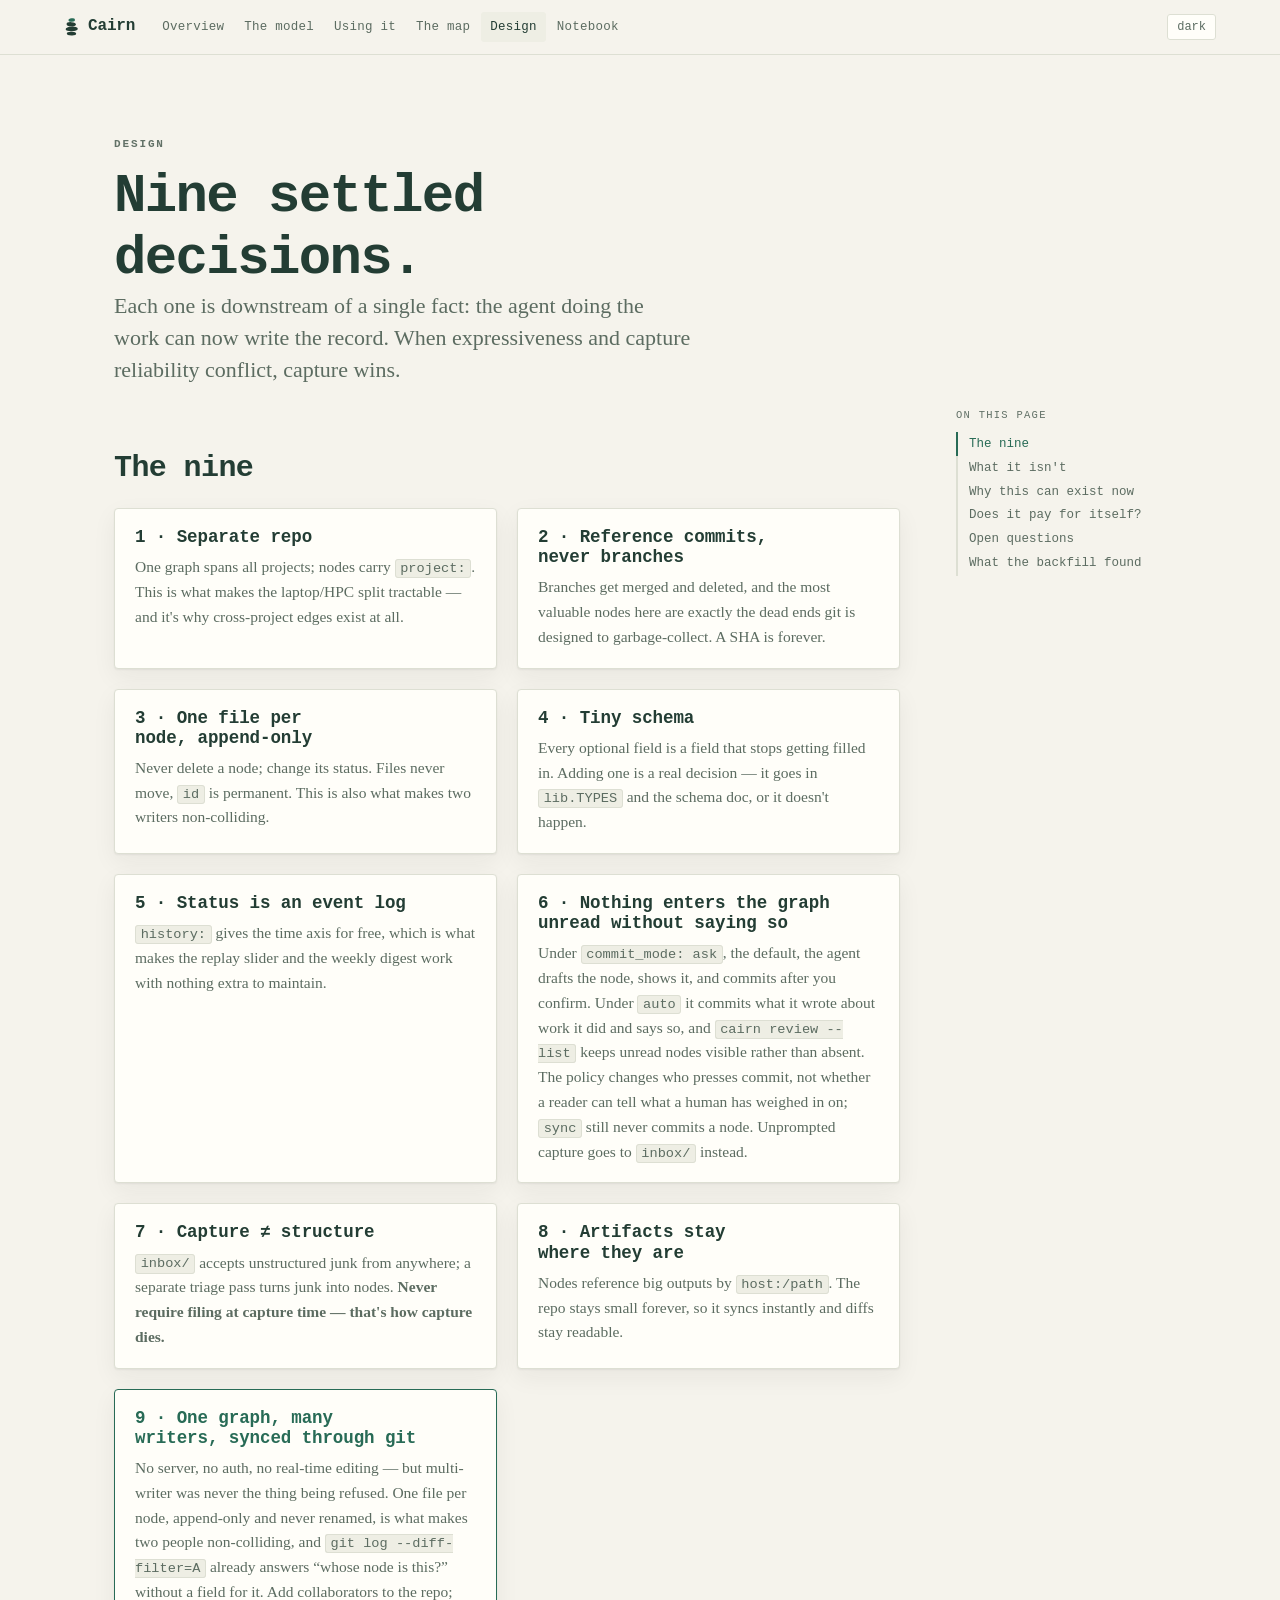
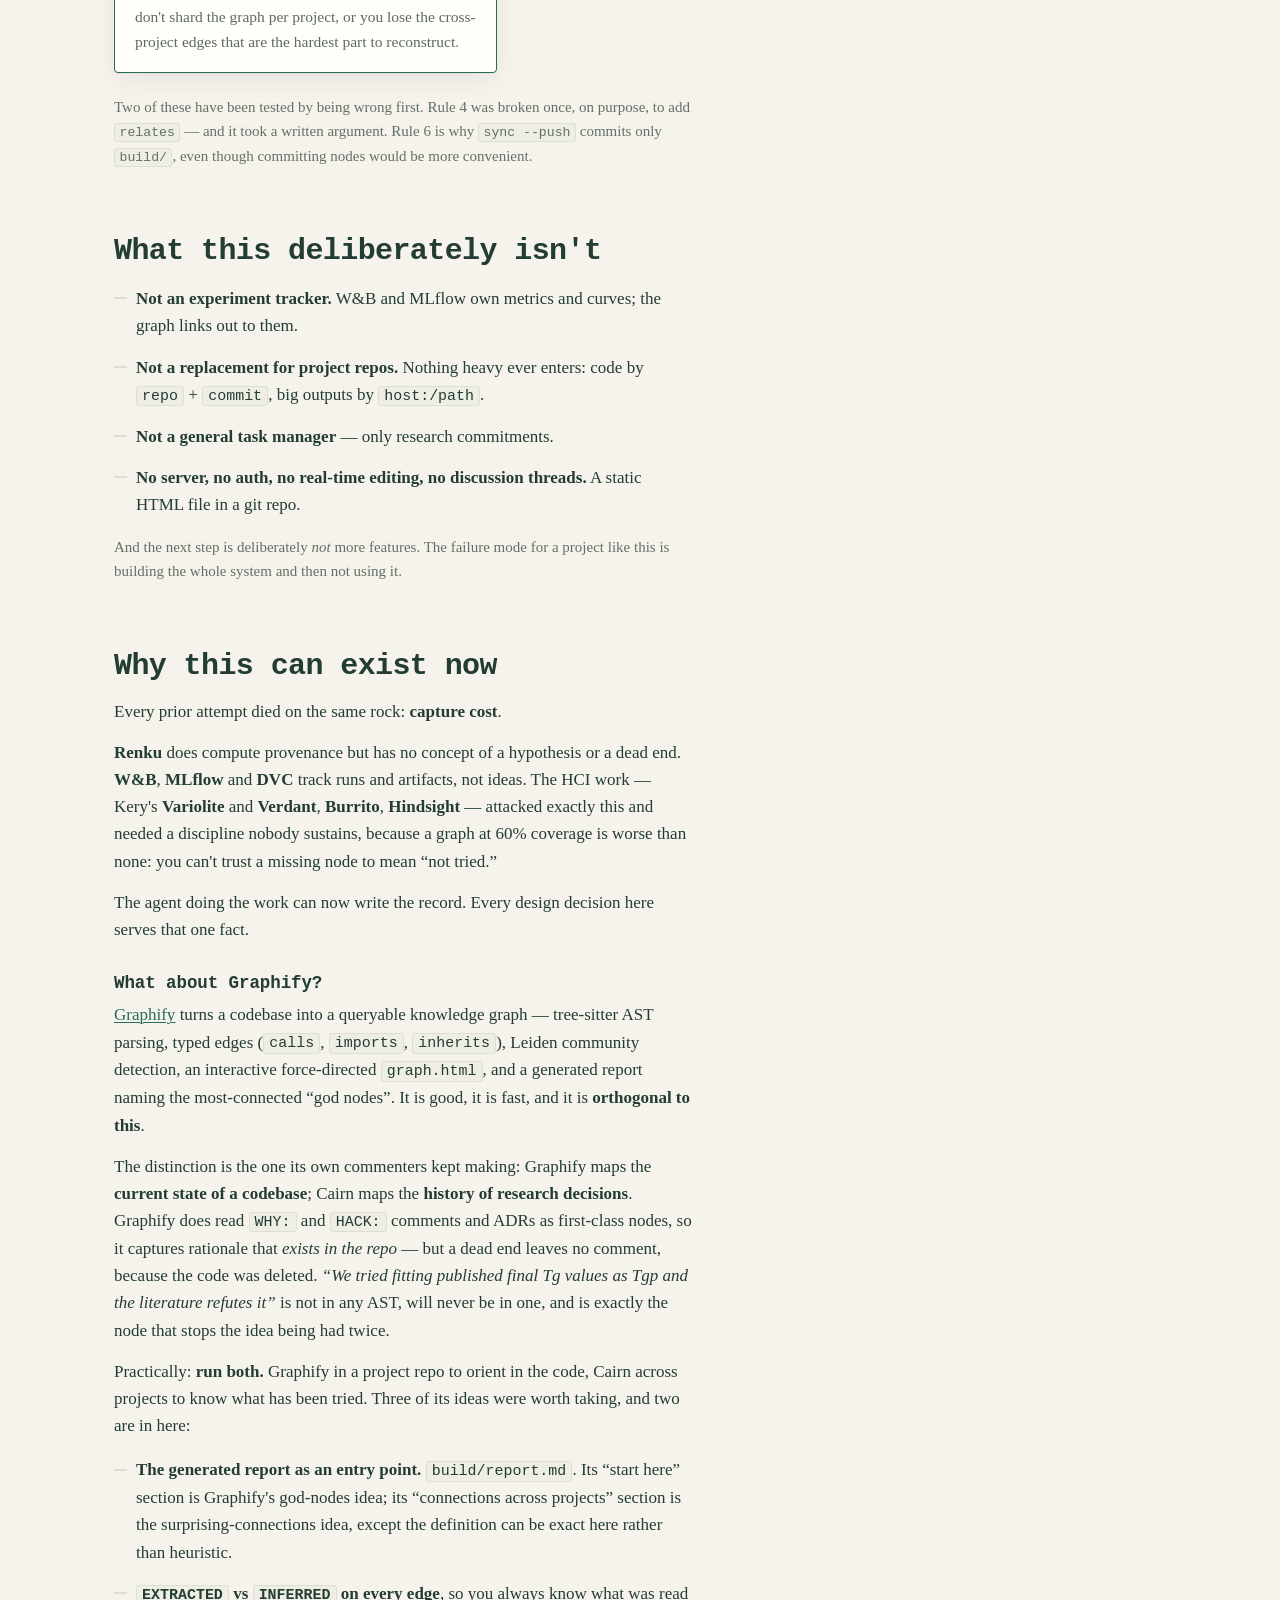
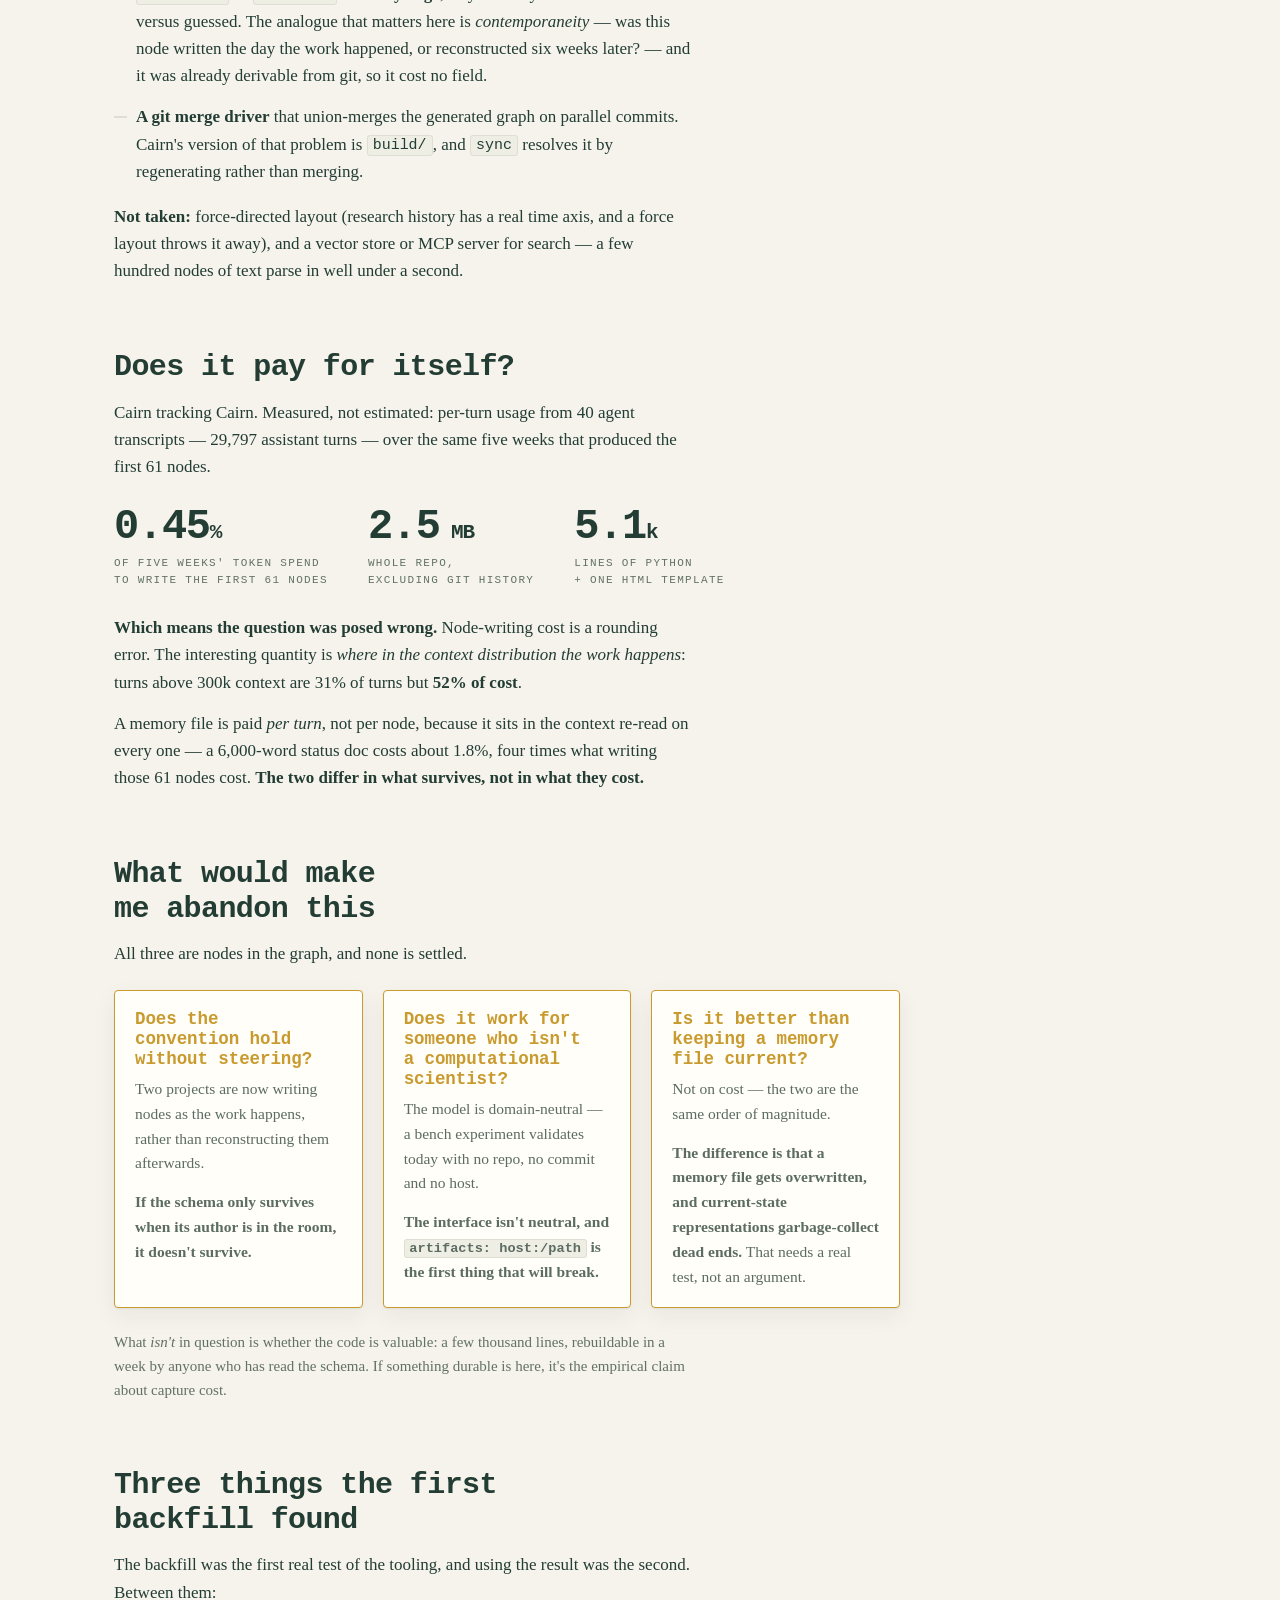
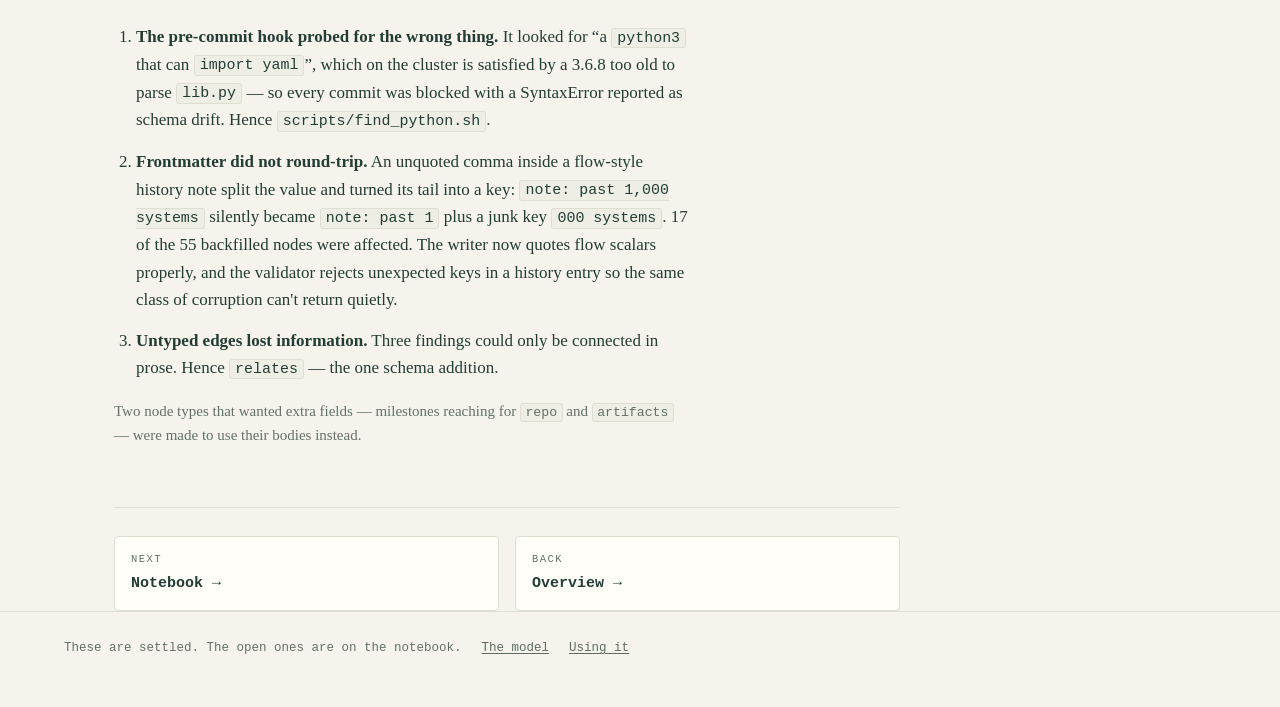
<file: site/design.html>
<!DOCTYPE html>
<html lang="en">
<head>
<meta charset="utf-8">
<meta name="viewport" content="width=device-width, initial-scale=1">
<title>Design decisions — Cairn</title>
<meta name="description" content="Nine settled decisions, what Cairn deliberately isn't, how it differs from Graphify and the prior art, and the three open questions that would make its author abandon it.">
<link rel="stylesheet" href="cairn.css">
<link rel="icon" href="img/cairn.svg" type="image/svg+xml">
</head>
<body>

<header class="masthead">
  <a class="brand" href="index.html">
    <svg viewBox="0 0 64 82" aria-hidden="true">
      <ellipse class="stone a" cx="33" cy="13" rx="14" ry="7.5" transform="rotate(-7 33 13)"/>
      <ellipse class="stone" cx="31" cy="31" rx="20" ry="9" transform="rotate(4 31 31)"/>
      <ellipse class="stone" cx="33" cy="51" rx="26" ry="10" transform="rotate(-3 33 51)"/>
      <ellipse class="stone" cx="32" cy="71" rx="20" ry="8" transform="rotate(2 32 71)"/>
    </svg>
    Cairn
  </a>
  <nav>
    <a href="index.html">Overview</a>
    <a href="model.html">The model</a>
    <a href="workflows.html">Using it</a>
    <a href="map.html">The map</a>
    <a href="design.html" aria-current="page">Design</a>
    <a href="blog/index.html">Notebook</a>
  </nav>
  <div class="tools"><button class="ghost" id="theme" type="button">dark</button></div>
</header>

<main class="wrap">

  <div class="hero prose" style="padding-bottom:0">
    <p class="eyebrow">Design</p>
    <h1>Nine settled decisions.</h1>
    <p class="lede">Each one is downstream of a single fact: the agent doing the work can
      now write the record. When expressiveness and capture reliability conflict, capture
      wins.</p>
  </div>

  <div class="withtoc">
    <div>

      <section id="decisions">
        <div class="prose">
          <h2>The nine <a class="anchor" href="#decisions">#</a></h2>
        </div>

        <div class="grid g2">
          <div class="card">
            <h3>1 · Separate repo</h3>
            <p>One graph spans all projects; nodes carry <code>project:</code>. This is what
              makes the laptop/HPC split tractable — and it's why cross-project edges
              exist at all.</p>
          </div>
          <div class="card">
            <h3>2 · Reference commits, never branches</h3>
            <p>Branches get merged and deleted, and the most valuable nodes here are exactly
              the dead ends git is designed to garbage-collect. A SHA is forever.</p>
          </div>
          <div class="card">
            <h3>3 · One file per node, append-only</h3>
            <p>Never delete a node; change its status. Files never move, <code>id</code> is
              permanent. This is also what makes two writers non-colliding.</p>
          </div>
          <div class="card">
            <h3>4 · Tiny schema</h3>
            <p>Every optional field is a field that stops getting filled in. Adding one is a
              real decision — it goes in <code>lib.TYPES</code> and the schema doc, or it
              doesn't happen.</p>
          </div>
          <div class="card">
            <h3>5 · Status is an event log</h3>
            <p><code>history:</code> gives the time axis for free, which is what makes the
              replay slider and the weekly digest work with nothing extra to
              maintain.</p>
          </div>
          <div class="card">
            <h3>6 · Nothing enters the graph unread without saying so</h3>
            <p>Under <code>commit_mode: ask</code>, the default, the agent drafts the node,
              shows it, and commits after you confirm. Under <code>auto</code> it commits
              what it wrote about work it did and says so, and
              <code>cairn review --list</code> keeps unread nodes visible rather than
              absent. The policy changes who presses commit, not whether a reader can tell
              what a human has weighed in on; <code>sync</code> still never commits a
              node. Unprompted capture goes to <code>inbox/</code> instead.</p>
          </div>
          <div class="card">
            <h3>7 · Capture ≠ structure</h3>
            <p><code>inbox/</code> accepts unstructured junk from anywhere; a separate
              triage pass turns junk into nodes. <strong>Never require filing at capture
              time — that's how capture dies.</strong></p>
          </div>
          <div class="card">
            <h3>8 · Artifacts stay where they are</h3>
            <p>Nodes reference big outputs by <code>host:/path</code>. The repo stays small
              forever, so it syncs instantly and diffs stay readable.</p>
          </div>
          <div class="card accent">
            <h3>9 · One graph, many writers, synced through git</h3>
            <p>No server, no auth, no real-time editing — but multi-writer was never the
              thing being refused. One file per node, append-only and never renamed, is what
              makes two people non-colliding, and
              <code>git log --diff-filter=A</code> already answers “whose node is this?”
              without a field for it. Add collaborators to the repo; don't shard the graph
              per project, or you lose the cross-project edges that are the hardest part to
              reconstruct.</p>
          </div>
        </div>

        <div class="prose">
          <p class="faint">Two of these have been tested by being wrong first. Rule 4 was
            broken once, on purpose, to add <code>relates</code> — and it took a written
            argument. Rule 6 is why <code>sync --push</code> commits only
            <code>build/</code>, even though committing nodes would be more
            convenient.</p>
        </div>
      </section>

      <section id="not">
        <div class="prose">
          <h2>What this deliberately isn't <a class="anchor" href="#not">#</a></h2>
          <ul class="ticks">
            <li><strong>Not an experiment tracker.</strong> W&amp;B and MLflow own metrics
              and curves; the graph links out to them.</li>
            <li><strong>Not a replacement for project repos.</strong> Nothing heavy ever
              enters: code by <code>repo</code> + <code>commit</code>, big outputs by
              <code>host:/path</code>.</li>
            <li><strong>Not a general task manager</strong> — only research
              commitments.</li>
            <li><strong>No server, no auth, no real-time editing, no discussion
              threads.</strong> A static HTML file in a git repo.</li>
          </ul>
          <p class="faint">And the next step is deliberately <em>not</em> more features.
            The failure mode for a project like this is building the whole system and then
            not using it.</p>
        </div>
      </section>

      <section id="prior">
        <div class="prose">
          <h2>Why this can exist now <a class="anchor" href="#prior">#</a></h2>
          <p>Every prior attempt died on the same rock: <strong>capture cost</strong>.</p>
          <p><strong>Renku</strong> does compute provenance but has no concept of a
            hypothesis or a dead end. <strong>W&amp;B</strong>, <strong>MLflow</strong> and
            <strong>DVC</strong> track runs and artifacts, not ideas. The HCI work —
            Kery's <strong>Variolite</strong> and <strong>Verdant</strong>,
            <strong>Burrito</strong>, <strong>Hindsight</strong> — attacked exactly this
            and needed a discipline nobody sustains, because a graph at 60% coverage is
            worse than none: you can't trust a missing node to mean “not tried.”</p>
          <p>The agent doing the work can now write the record. Every design decision here
            serves that one fact.</p>

          <h3 id="graphify">What about Graphify?</h3>
          <p><a href="https://github.com/Graphify-Labs/graphify">Graphify</a> turns a
            codebase into a queryable knowledge graph — tree-sitter AST parsing, typed
            edges (<code>calls</code>, <code>imports</code>, <code>inherits</code>), Leiden
            community detection, an interactive force-directed <code>graph.html</code>, and
            a generated report naming the most-connected “god nodes”. It is good, it is
            fast, and it is <strong>orthogonal to this</strong>.</p>
          <p>The distinction is the one its own commenters kept making: Graphify maps the
            <strong>current state of a codebase</strong>; Cairn maps the <strong>history of
            research decisions</strong>. Graphify does read <code>WHY:</code> and
            <code>HACK:</code> comments and ADRs as first-class nodes, so it captures
            rationale that <em>exists in the repo</em> — but a dead end leaves no comment,
            because the code was deleted. <em>“We tried fitting published final Tg values
            as Tgp and the literature refutes it”</em> is not in any AST, will never be in
            one, and is exactly the node that stops the idea being had twice.</p>
          <p>Practically: <strong>run both.</strong> Graphify in a project repo to orient
            in the code, Cairn across projects to know what has been tried. Three of its
            ideas were worth taking, and two are in here:</p>
          <ul class="ticks">
            <li><strong>The generated report as an entry point.</strong>
              <code>build/report.md</code>. Its “start here” section is Graphify's
              god-nodes idea; its “connections across projects” section is the
              surprising-connections idea, except the definition can be exact here rather
              than heuristic.</li>
            <li><strong><code>EXTRACTED</code> vs <code>INFERRED</code> on every
              edge</strong>, so you always know what was read versus guessed. The analogue
              that matters here is <em>contemporaneity</em> — was this node written the day
              the work happened, or reconstructed six weeks later? — and it was already
              derivable from git, so it cost no field.</li>
            <li><strong>A git merge driver</strong> that union-merges the generated graph on
              parallel commits. Cairn's version of that problem is <code>build/</code>, and
              <code>sync</code> resolves it by regenerating rather than merging.</li>
          </ul>
          <p><strong>Not taken:</strong> force-directed layout (research history has a real
            time axis, and a force layout throws it away), and a vector store or MCP server
            for search — a few hundred nodes of text parse in well under a second.</p>
        </div>
      </section>

      <section id="pay">
        <div class="prose">
          <h2>Does it pay for itself? <a class="anchor" href="#pay">#</a></h2>
          <p>Cairn tracking Cairn. Measured, not estimated: per-turn usage from 40 agent
            transcripts — 29,797 assistant turns — over the same five weeks that produced
            the first 61 nodes.</p>
        </div>

        <div class="metrics">
          <div class="metric">
            <span class="v">0.45<small>%</small></span>
            <span class="l">of five weeks' token spend<br>to write the first 61 nodes</span>
          </div>
          <div class="metric">
            <span class="v">2.5<small> MB</small></span>
            <span class="l">whole repo,<br>excluding git history</span>
          </div>
          <div class="metric">
            <span class="v">5.1<small>k</small></span>
            <span class="l">lines of python<br>+ one html template</span>
          </div>
        </div>

        <div class="prose">
          <p><strong>Which means the question was posed wrong.</strong> Node-writing cost
            is a rounding error. The interesting quantity is <em>where in the context
            distribution the work happens</em>: turns above 300k context are 31% of turns
            but <strong>52% of cost</strong>.</p>
          <p>A memory file is paid <em>per turn</em>, not per node, because it sits in the
            context re-read on every one — a 6,000-word status doc costs about 1.8%, four
            times what writing those 61 nodes cost. <strong>The two differ in what
            survives, not in what they cost.</strong></p>
        </div>
      </section>

      <section id="open">
        <div class="prose">
          <h2>What would make me abandon this <a class="anchor" href="#open">#</a></h2>
          <p>All three are nodes in the graph, and none is settled.</p>
        </div>

        <div class="grid g3">
          <div class="card pending">
            <h3>Does the convention hold without steering?</h3>
            <p>Two projects are now writing nodes as the work happens, rather than
              reconstructing them afterwards.</p>
            <p><strong>If the schema only survives when its author is in the room, it
              doesn't survive.</strong></p>
          </div>
          <div class="card pending">
            <h3>Does it work for someone who isn't a computational scientist?</h3>
            <p>The model is domain-neutral — a bench experiment validates today with no
              repo, no commit and no host.</p>
            <p><strong>The interface isn't neutral, and
              <code>artifacts: host:/path</code> is the first thing that will
              break.</strong></p>
          </div>
          <div class="card pending">
            <h3>Is it better than keeping a memory file current?</h3>
            <p>Not on cost — the two are the same order of magnitude.</p>
            <p><strong>The difference is that a memory file gets overwritten, and
              current-state representations garbage-collect dead ends.</strong> That needs
              a real test, not an argument.</p>
          </div>
        </div>

        <div class="prose">
          <p class="faint">What <em>isn't</em> in question is whether the code is valuable:
            a few thousand lines, rebuildable in a week by anyone who has read the schema.
            If something durable is here, it's the empirical claim about capture cost.</p>
        </div>
      </section>

      <section id="learned">
        <div class="prose">
          <h2>Three things the first backfill found <a class="anchor" href="#learned">#</a></h2>
          <p>The backfill was the first real test of the tooling, and using the result was
            the second. Between them:</p>
          <ol>
            <li><strong>The pre-commit hook probed for the wrong thing.</strong> It looked
              for “a <code>python3</code> that can <code>import yaml</code>”, which on the
              cluster is satisfied by a 3.6.8 too old to parse <code>lib.py</code> — so
              every commit was blocked with a SyntaxError reported as schema drift. Hence
              <code>scripts/find_python.sh</code>.</li>
            <li><strong>Frontmatter did not round-trip.</strong> An unquoted comma inside a
              flow-style history note split the value and turned its tail into a key:
              <code>note: past 1,000 systems</code> silently became
              <code>note: past 1</code> plus a junk key <code>000 systems</code>. 17 of the
              55 backfilled nodes were affected. The writer now quotes flow scalars
              properly, and the validator rejects unexpected keys in a history entry so the
              same class of corruption can't return quietly.</li>
            <li><strong>Untyped edges lost information.</strong> Three findings could only
              be connected in prose. Hence <code>relates</code> — the one schema
              addition.</li>
          </ol>
          <p class="faint">Two node types that wanted extra fields — milestones reaching
            for <code>repo</code> and <code>artifacts</code> — were made to use their
            bodies instead.</p>
        </div>
      </section>

      <div class="next">
        <a href="blog/index.html"><span class="l">next</span><span class="t">Notebook →</span></a>
        <a href="index.html"><span class="l">back</span><span class="t">Overview →</span></a>
      </div>

    </div>

    <aside class="toc">
      <p>On this page</p>
      <a href="#decisions">The nine</a>
      <a href="#not">What it isn't</a>
      <a href="#prior">Why this can exist now</a>
      <a href="#pay">Does it pay for itself?</a>
      <a href="#open">Open questions</a>
      <a href="#learned">What the backfill found</a>
    </aside>
  </div>

</main>

<footer class="pagefoot">
  <div class="wrap">
    <span>These are settled. The open ones are on the notebook.</span>
    <a href="model.html">The model</a>
    <a href="workflows.html">Using it</a>
  </div>
</footer>

<script src="cairn.js"></script>
</body>
</html>
</file>
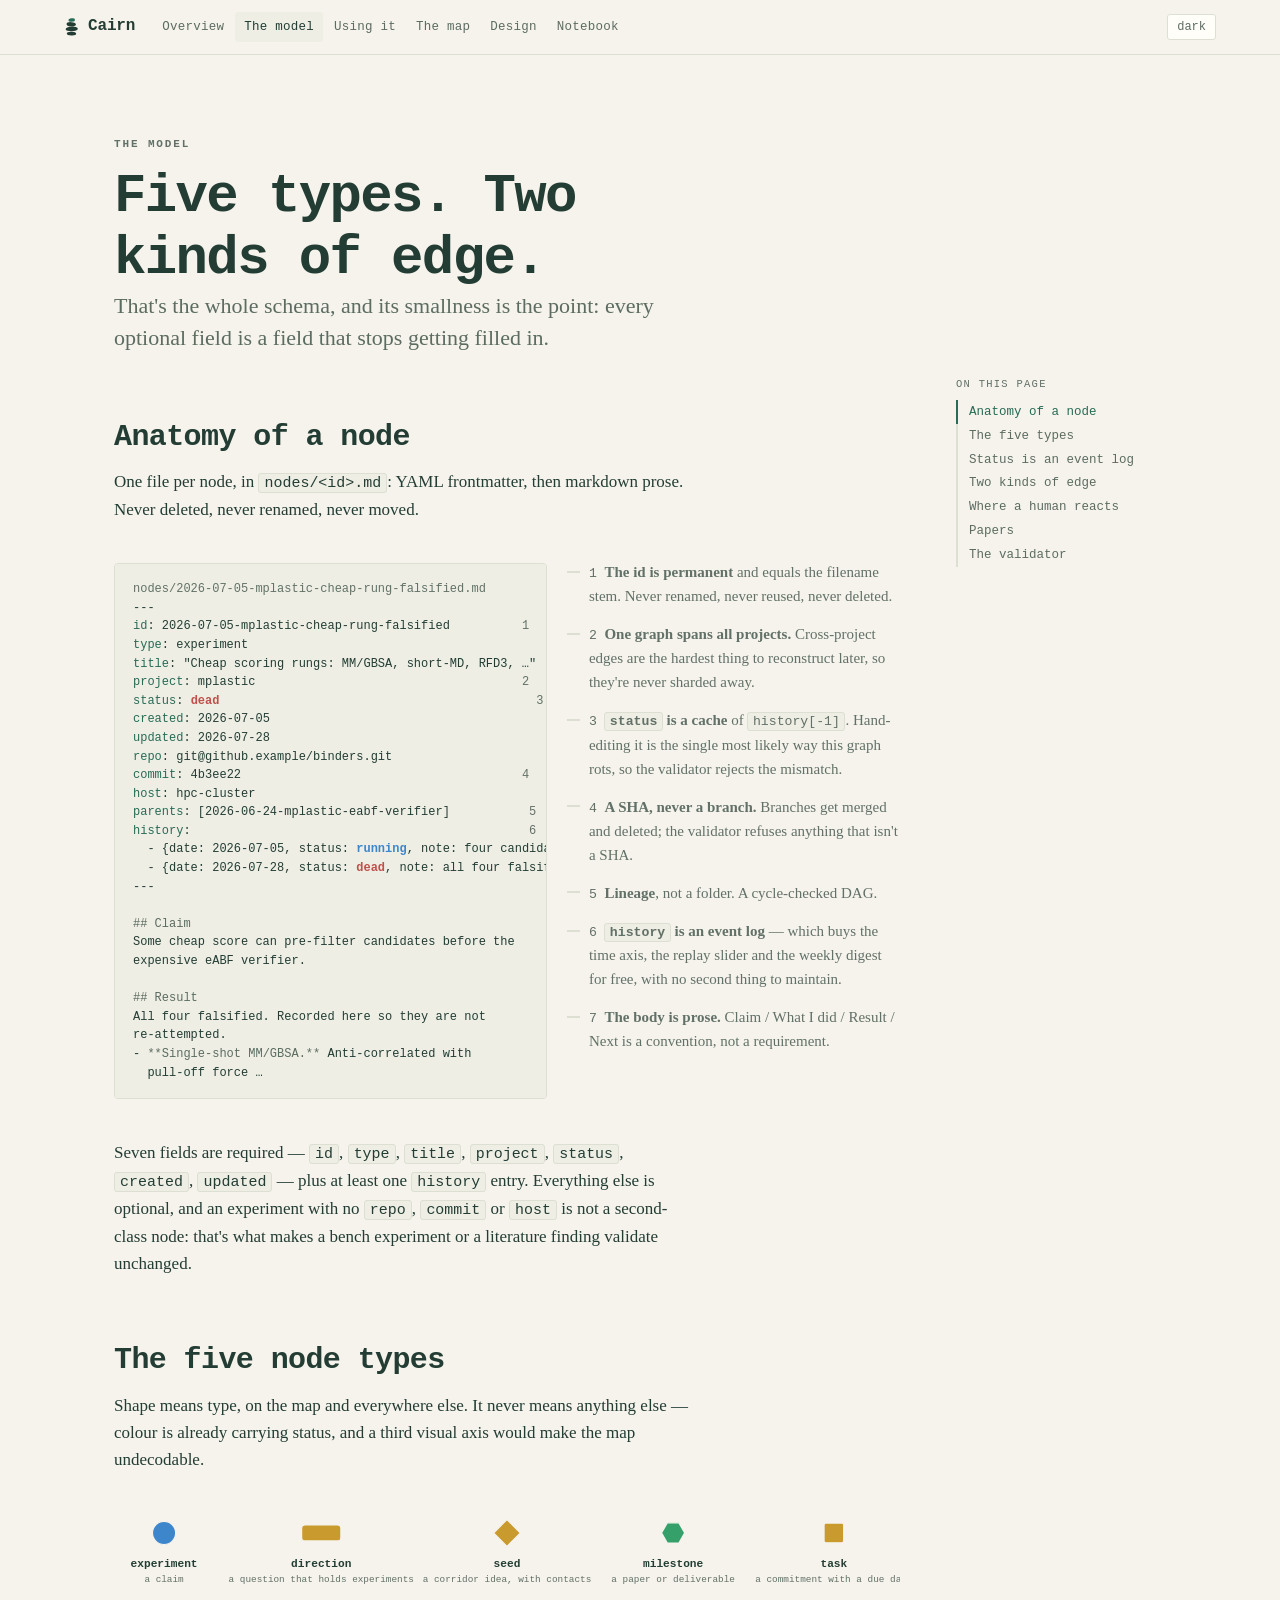
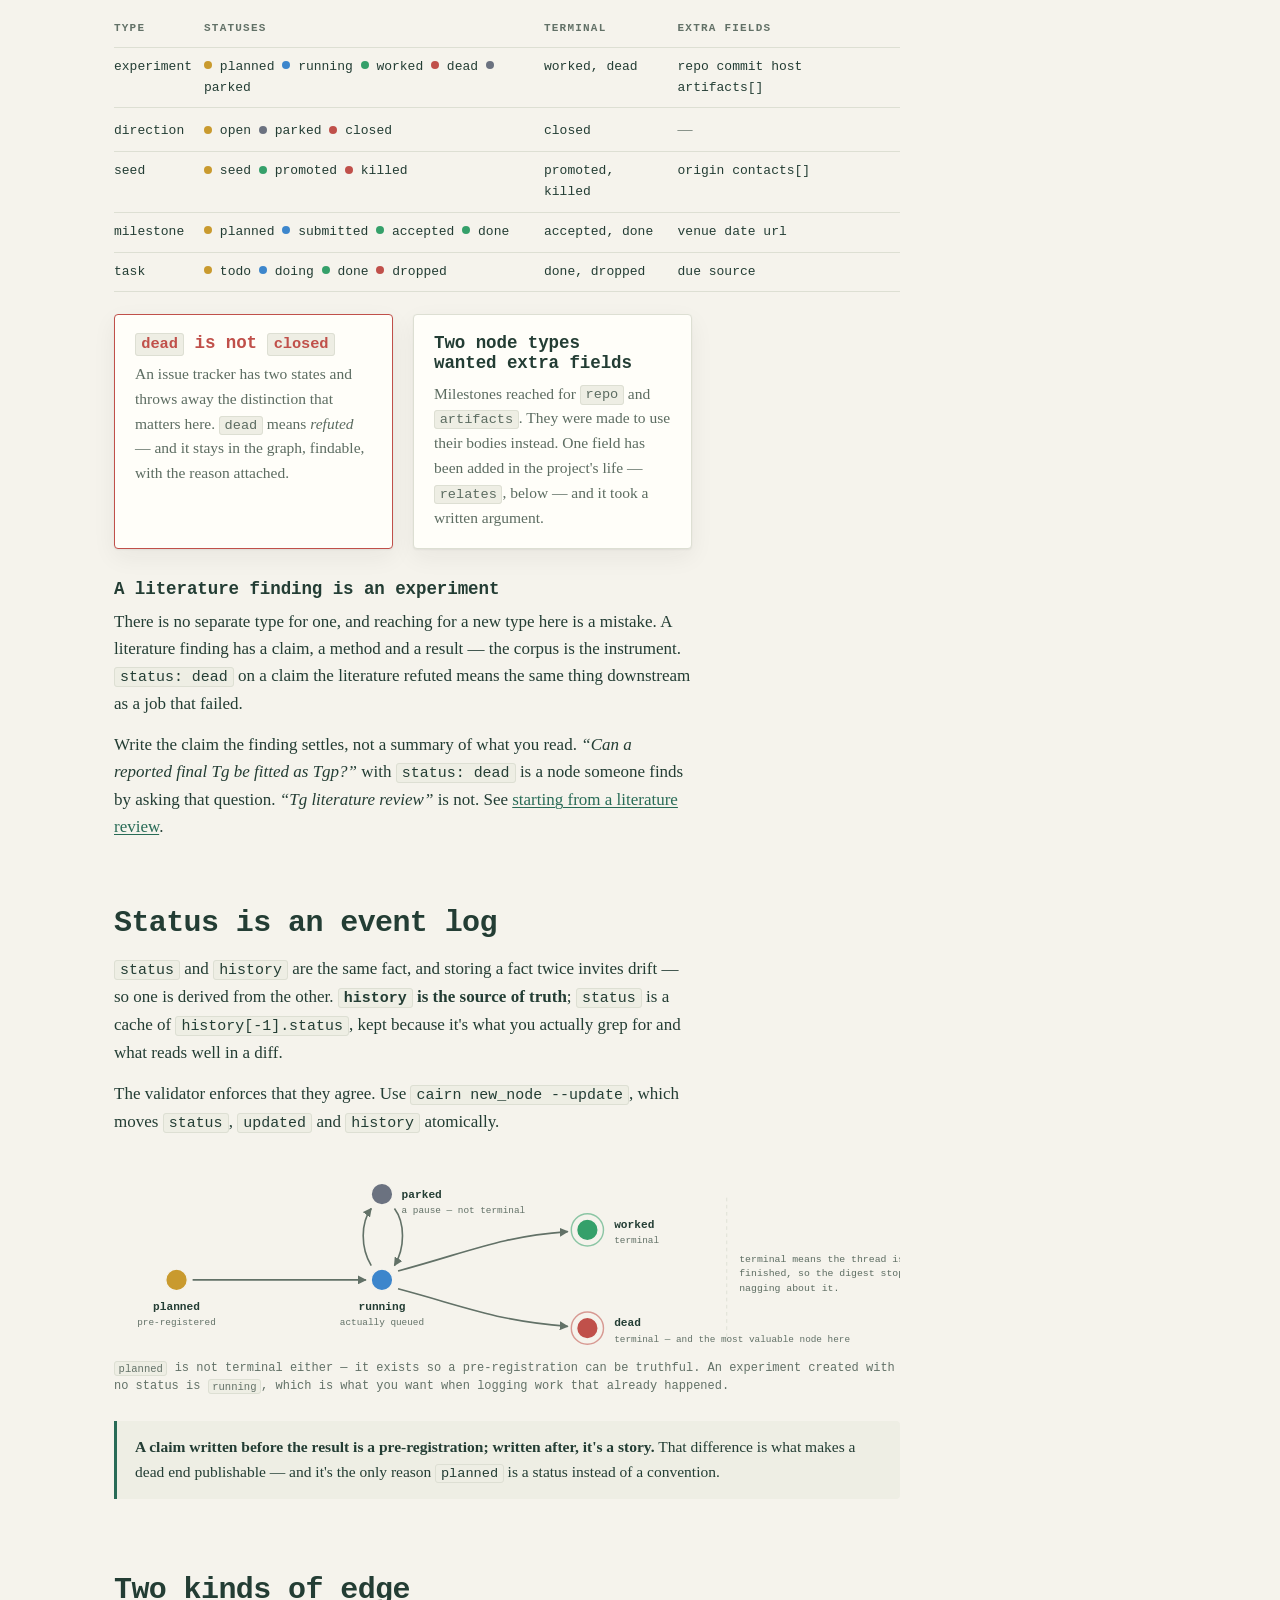
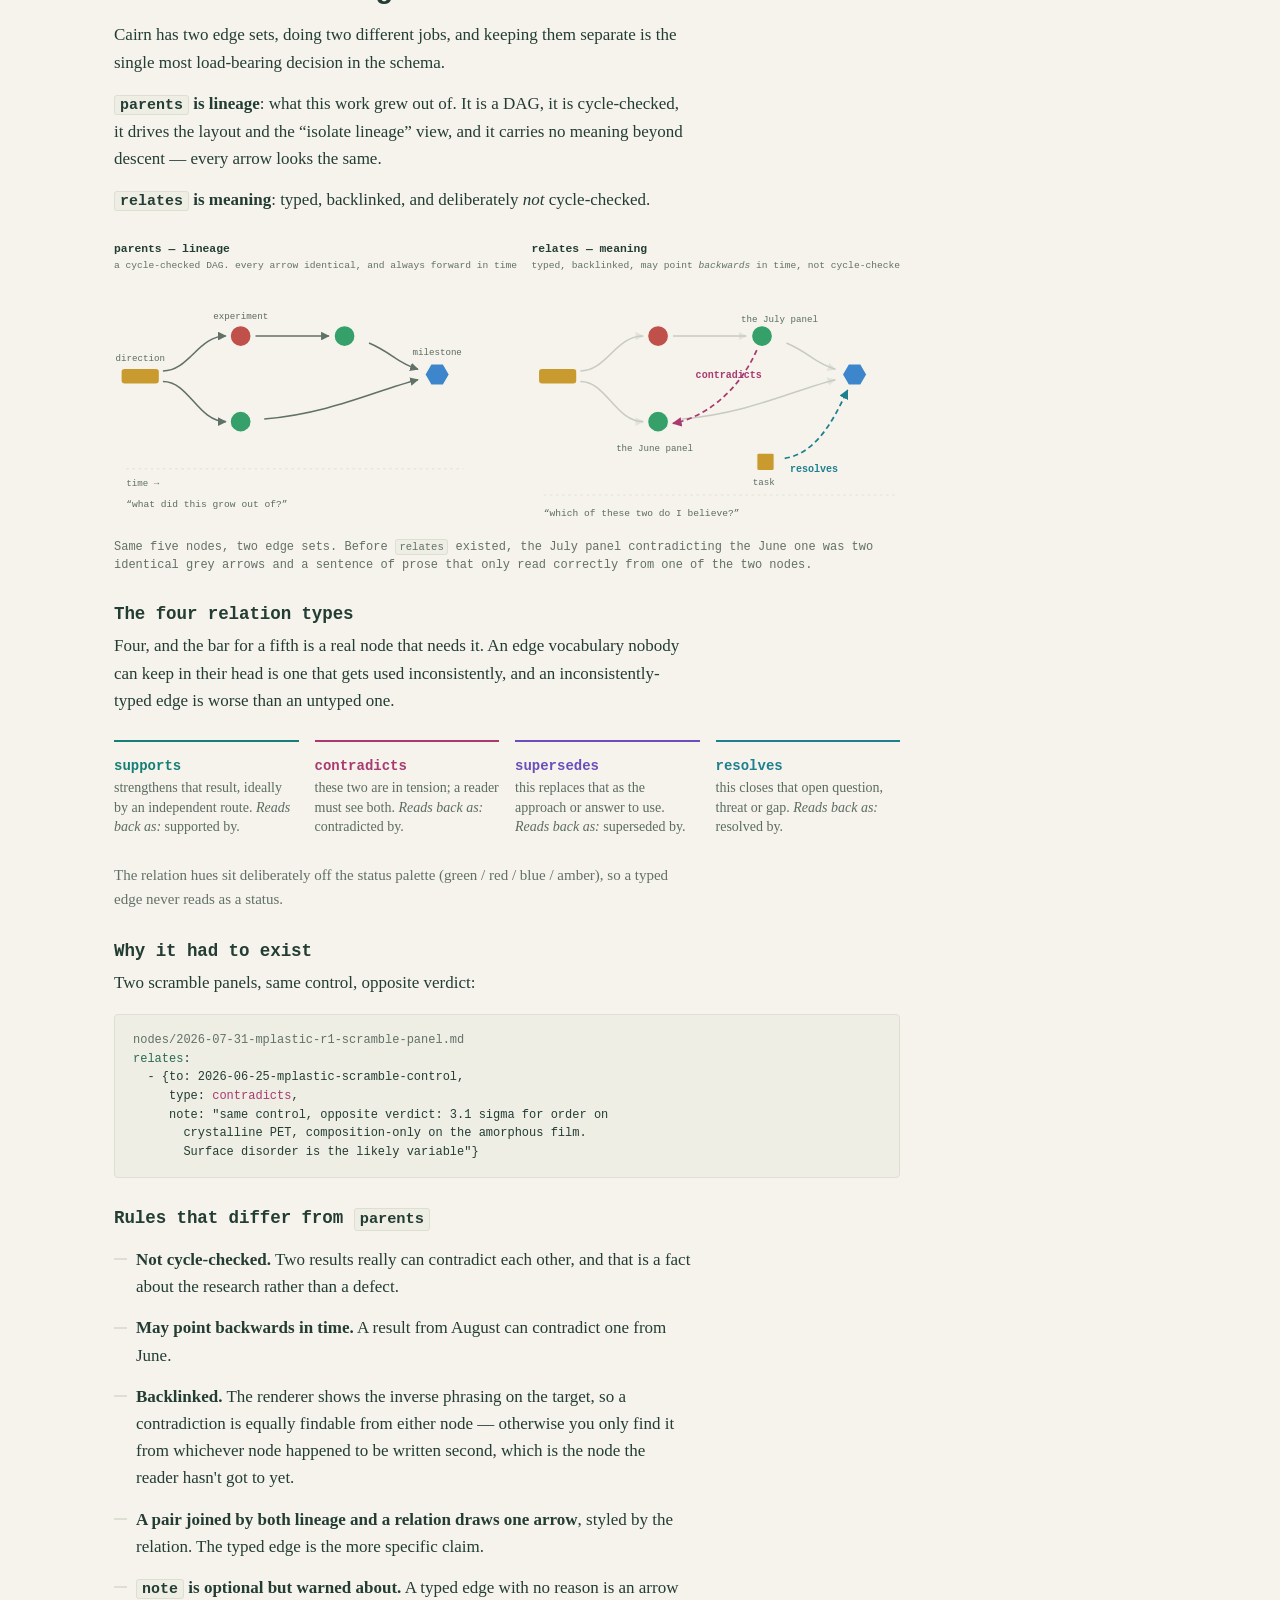
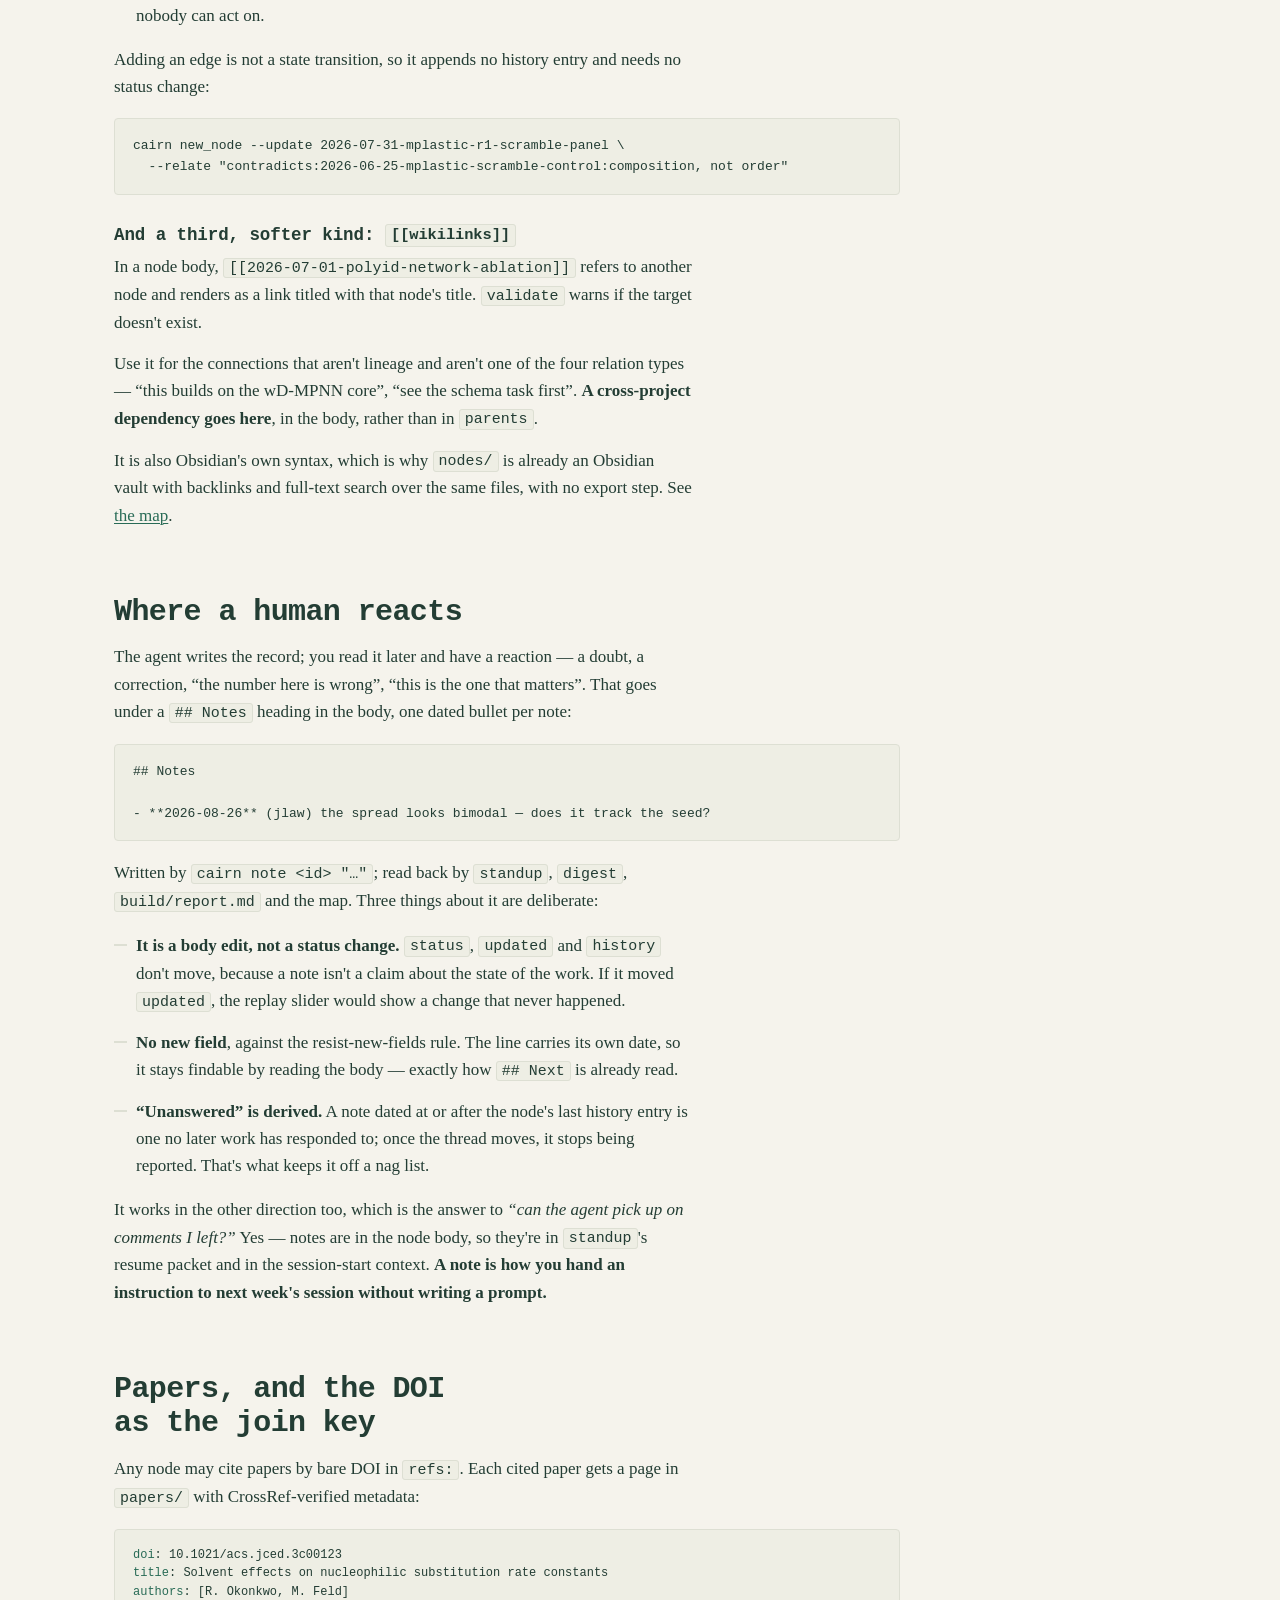
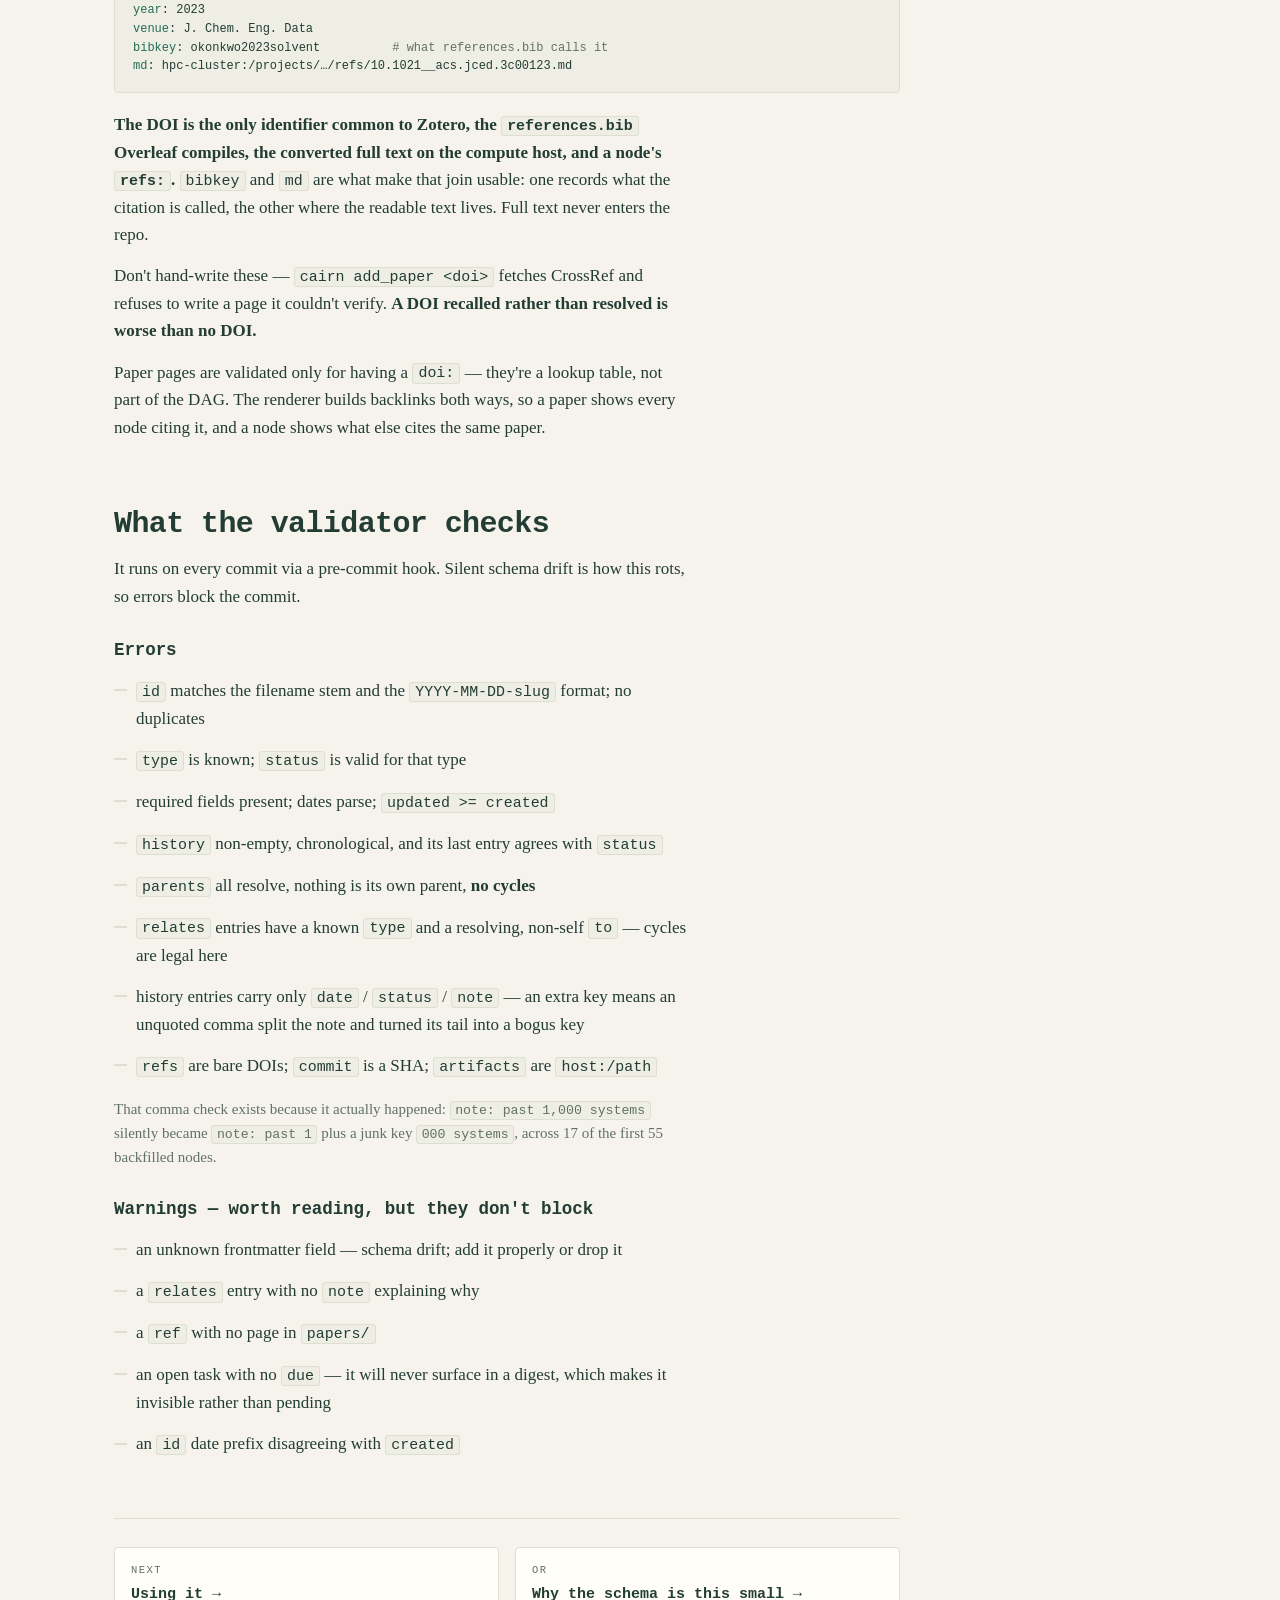
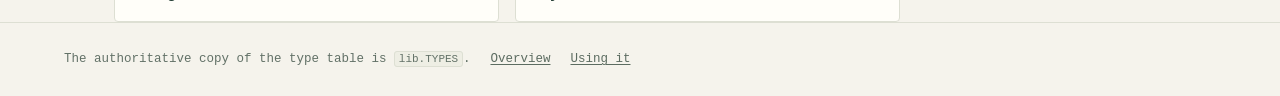
<file: site/model.html>
<!DOCTYPE html>
<html lang="en">
<head>
<meta charset="utf-8">
<meta name="viewport" content="width=device-width, initial-scale=1">
<title>The model — Cairn</title>
<meta name="description" content="Five node types, two kinds of edge, four typed relations. Cairn's whole schema, and the argument for why it is this small.">
<link rel="stylesheet" href="cairn.css">
<link rel="icon" href="img/cairn.svg" type="image/svg+xml">
</head>
<body>

<header class="masthead">
  <a class="brand" href="index.html">
    <svg viewBox="0 0 64 82" aria-hidden="true">
      <ellipse class="stone a" cx="33" cy="13" rx="14" ry="7.5" transform="rotate(-7 33 13)"/>
      <ellipse class="stone" cx="31" cy="31" rx="20" ry="9" transform="rotate(4 31 31)"/>
      <ellipse class="stone" cx="33" cy="51" rx="26" ry="10" transform="rotate(-3 33 51)"/>
      <ellipse class="stone" cx="32" cy="71" rx="20" ry="8" transform="rotate(2 32 71)"/>
    </svg>
    Cairn
  </a>
  <nav>
    <a href="index.html">Overview</a>
    <a href="model.html" aria-current="page">The model</a>
    <a href="workflows.html">Using it</a>
    <a href="map.html">The map</a>
    <a href="design.html">Design</a>
    <a href="blog/index.html">Notebook</a>
  </nav>
  <div class="tools"><button class="ghost" id="theme" type="button">dark</button></div>
</header>

<main class="wrap">

  <div class="hero prose" style="padding-bottom:0">
    <p class="eyebrow">The model</p>
    <h1>Five types. Two kinds of edge.</h1>
    <p class="lede">That's the whole schema, and its smallness is the point: every
      optional field is a field that stops getting filled in.</p>
  </div>

  <div class="withtoc">
    <div>

      <section id="node">
        <div class="prose">
          <h2>Anatomy of a node <a class="anchor" href="#node">#</a></h2>
          <p>One file per node, in <code>nodes/&lt;id&gt;.md</code>: YAML frontmatter, then
            markdown prose. Never deleted, never renamed, never moved.</p>
        </div>

        <div class="grid g-wide-left">
          <pre class="tight"><span class="cmt">nodes/2026-07-05-mplastic-cheap-rung-falsified.md</span>
---
<span class="k">id</span>: 2026-07-05-mplastic-cheap-rung-falsified          <span class="cmt">1</span>
<span class="k">type</span>: experiment
<span class="k">title</span>: "Cheap scoring rungs: MM/GBSA, short-MD, RFD3, …"
<span class="k">project</span>: mplastic                                     <span class="cmt">2</span>
<span class="k">status</span>: <span class="s-dead">dead</span>                                            <span class="cmt">3</span>
<span class="k">created</span>: 2026-07-05
<span class="k">updated</span>: 2026-07-28
<span class="k">repo</span>: git@github.example/binders.git
<span class="k">commit</span>: 4b3ee22                                       <span class="cmt">4</span>
<span class="k">host</span>: hpc-cluster
<span class="k">parents</span>: [2026-06-24-mplastic-eabf-verifier]           <span class="cmt">5</span>
<span class="k">history</span>:                                               <span class="cmt">6</span>
  - {date: 2026-07-05, status: <span class="s-running">running</span>, note: four candidate cheap filters}
  - {date: 2026-07-28, status: <span class="s-dead">dead</span>, note: all four falsified …}
---

<span class="note">## Claim</span>
Some cheap score can pre-filter candidates before the
expensive eABF verifier.

<span class="note">## Result</span>
All four falsified. Recorded here so they are not         <span class="cmt">7</span>
re-attempted.
- <span class="note">**Single-shot MM/GBSA.**</span> Anti-correlated with
  pull-off force …</pre>

          <ul class="ticks faint">
            <li><span class="mono">1</span> &nbsp;<strong>The id is permanent</strong> and equals
              the filename stem. Never renamed, never reused, never deleted.</li>
            <li><span class="mono">2</span> &nbsp;<strong>One graph spans all projects.</strong>
              Cross-project edges are the hardest thing to reconstruct later, so they're
              never sharded away.</li>
            <li><span class="mono">3</span> &nbsp;<strong><code>status</code> is a cache</strong> of
              <code>history[-1]</code>. Hand-editing it is the single most likely way this
              graph rots, so the validator rejects the mismatch.</li>
            <li><span class="mono">4</span> &nbsp;<strong>A SHA, never a branch.</strong> Branches
              get merged and deleted; the validator refuses anything that isn't a SHA.</li>
            <li><span class="mono">5</span> &nbsp;<strong>Lineage</strong>, not a folder. A
              cycle-checked DAG.</li>
            <li><span class="mono">6</span> &nbsp;<strong><code>history</code> is an event
              log</strong> — which buys the time axis, the replay slider and the weekly
              digest for free, with no second thing to maintain.</li>
            <li><span class="mono">7</span> &nbsp;<strong>The body is prose.</strong> Claim / What
              I did / Result / Next is a convention, not a requirement.</li>
          </ul>
        </div>

        <div class="prose">
          <p>Seven fields are required — <code>id</code>, <code>type</code>,
            <code>title</code>, <code>project</code>, <code>status</code>,
            <code>created</code>, <code>updated</code> — plus at least one
            <code>history</code> entry. Everything else is optional, and an experiment
            with no <code>repo</code>, <code>commit</code> or <code>host</code> is not a
            second-class node: that's what makes a bench experiment or a literature
            finding validate unchanged.</p>
        </div>
      </section>

      <section id="types">
        <div class="prose">
          <h2>The five node types <a class="anchor" href="#types">#</a></h2>
          <p>Shape means type, on the map and everywhere else. It never means anything
            else — colour is already carrying status, and a third visual axis would make
            the map undecodable.</p>
        </div>

        <figure class="cartoon">
          <svg viewBox="0 0 880 96" role="img"
               aria-label="The five node glyphs: a circle for experiment, a wide rounded rectangle for direction, a diamond for seed, a hexagon for milestone, and a square for task.">
            <g transform="translate(56,38)">
              <circle class="glyph f-active" r="13"/>
              <text x="0" y="38" font-size="12.5" text-anchor="middle" font-weight="600">experiment</text>
              <text class="c-faint" x="0" y="55" font-size="10.5" text-anchor="middle">a claim</text>
            </g>
            <g transform="translate(232,38)">
              <rect class="glyph f-pending" x="-22" y="-9" width="44" height="18" rx="4"/>
              <text x="0" y="38" font-size="12.5" text-anchor="middle" font-weight="600">direction</text>
              <text class="c-faint" x="0" y="55" font-size="10.5" text-anchor="middle">a question that holds experiments</text>
            </g>
            <g transform="translate(440,38)">
              <path class="glyph f-pending" d="M0,-15 L15,0 L0,15 L-15,0 Z"/>
              <text x="0" y="38" font-size="12.5" text-anchor="middle" font-weight="600">seed</text>
              <text class="c-faint" x="0" y="55" font-size="10.5" text-anchor="middle">a corridor idea, with contacts</text>
            </g>
            <g transform="translate(626,38)">
              <polygon class="glyph f-good" points="13,0 6.5,11.3 -6.5,11.3 -13,0 -6.5,-11.3 6.5,-11.3"/>
              <text x="0" y="38" font-size="12.5" text-anchor="middle" font-weight="600">milestone</text>
              <text class="c-faint" x="0" y="55" font-size="10.5" text-anchor="middle">a paper or deliverable</text>
            </g>
            <g transform="translate(806,38)">
              <rect class="glyph f-pending" x="-11" y="-11" width="22" height="22" rx="2"/>
              <text x="0" y="38" font-size="12.5" text-anchor="middle" font-weight="600">task</text>
              <text class="c-faint" x="0" y="55" font-size="10.5" text-anchor="middle">a commitment with a due date</text>
            </g>
          </svg>
        </figure>

        <div class="table-wrap">
          <table>
            <thead>
              <tr><th>type</th><th>statuses</th><th>terminal</th><th>extra fields</th></tr>
            </thead>
            <tbody>
              <tr>
                <td class="mono">experiment</td>
                <td class="mono"><span class="dot d-pending"></span> planned
                  <span class="dot d-active"></span> running
                  <span class="dot d-good"></span> worked
                  <span class="dot d-bad"></span> dead
                  <span class="dot d-idle"></span> parked</td>
                <td class="mono">worked, dead</td>
                <td class="mono">repo commit host artifacts[]</td>
              </tr>
              <tr>
                <td class="mono">direction</td>
                <td class="mono"><span class="dot d-pending"></span> open
                  <span class="dot d-idle"></span> parked
                  <span class="dot d-bad"></span> closed</td>
                <td class="mono">closed</td>
                <td class="faint">—</td>
              </tr>
              <tr>
                <td class="mono">seed</td>
                <td class="mono"><span class="dot d-pending"></span> seed
                  <span class="dot d-good"></span> promoted
                  <span class="dot d-bad"></span> killed</td>
                <td class="mono">promoted, killed</td>
                <td class="mono">origin contacts[]</td>
              </tr>
              <tr>
                <td class="mono">milestone</td>
                <td class="mono"><span class="dot d-pending"></span> planned
                  <span class="dot d-active"></span> submitted
                  <span class="dot d-good"></span> accepted
                  <span class="dot d-good"></span> done</td>
                <td class="mono">accepted, done</td>
                <td class="mono">venue date url</td>
              </tr>
              <tr>
                <td class="mono">task</td>
                <td class="mono"><span class="dot d-pending"></span> todo
                  <span class="dot d-active"></span> doing
                  <span class="dot d-good"></span> done
                  <span class="dot d-bad"></span> dropped</td>
                <td class="mono">done, dropped</td>
                <td class="mono">due source</td>
              </tr>
            </tbody>
          </table>
        </div>

        <div class="grid g2" style="max-width: var(--measure)">
          <div class="card bad">
            <h3><code>dead</code> is not <code>closed</code></h3>
            <p>An issue tracker has two states and throws away the distinction that
              matters here. <code>dead</code> means <em>refuted</em> — and it stays in the
              graph, findable, with the reason attached.</p>
          </div>
          <div class="card">
            <h3>Two node types wanted extra fields</h3>
            <p>Milestones reached for <code>repo</code> and <code>artifacts</code>. They
              were made to use their bodies instead. One field has been added in the
              project's life — <code>relates</code>, below — and it took a written
              argument.</p>
          </div>
        </div>

        <div class="prose">
          <h3>A literature finding is an experiment</h3>
          <p>There is no separate type for one, and reaching for a new type here is a
            mistake. A literature finding has a claim, a method and a result — the corpus
            is the instrument. <code>status: dead</code> on a claim the literature refuted
            means the same thing downstream as a job that failed.</p>
          <p>Write the claim the finding settles, not a summary of what you read.
            <em>“Can a reported final Tg be fitted as Tgp?”</em> with
            <code>status: dead</code> is a node someone finds by asking that question.
            <em>“Tg literature review”</em> is not. See
            <a href="workflows.html#literature">starting from a literature review</a>.</p>
        </div>
      </section>

      <section id="status">
        <div class="prose">
          <h2>Status is an event log <a class="anchor" href="#status">#</a></h2>
          <p><code>status</code> and <code>history</code> are the same fact, and storing a
            fact twice invites drift — so one is derived from the other.
            <strong><code>history</code> is the source of truth</strong>;
            <code>status</code> is a cache of <code>history[-1].status</code>, kept
            because it's what you actually grep for and what reads well in a diff.</p>
          <p>The validator enforces that they agree. Use
            <code>cairn new_node --update</code>, which moves <code>status</code>,
            <code>updated</code> and <code>history</code> atomically.</p>
        </div>

        <figure class="cartoon">
          <svg viewBox="0 0 880 210" role="img"
               aria-label="The experiment lifecycle. Planned leads to running. Running leads to worked or to dead, both terminal and marked with a ring. Running and parked point at each other, because parking is a pause rather than a decision.">
            <defs>
              <marker id="m-grey" viewBox="0 0 10 10" refX="9" refY="5"
                      markerWidth="5.5" markerHeight="5.5" orient="auto-start-reverse">
                <path d="M 0 0 L 10 5 L 0 10 z" style="fill: var(--ink-faint)"/>
              </marker>
            </defs>

            <!-- parked, above running -->
            <g transform="translate(300,36)">
              <circle class="glyph f-idle" r="12"/>
              <text x="22" y="4" font-size="12.5" font-weight="600">parked</text>
              <text class="c-faint" x="22" y="21" font-size="10.5">a pause — not terminal</text>
            </g>

            <!-- planned -> running -->
            <g transform="translate(70,132)">
              <circle class="glyph f-pending" r="12"/>
              <text x="0" y="34" font-size="12.5" text-anchor="middle" font-weight="600">planned</text>
              <text class="c-faint" x="0" y="51" font-size="10.5" text-anchor="middle">pre-registered</text>
            </g>
            <path class="c-edge" stroke-width="1.8" d="M88 132 H282" marker-end="url(#m-grey)"/>

            <g transform="translate(300,132)">
              <circle class="glyph f-active" r="12"/>
              <text x="0" y="34" font-size="12.5" text-anchor="middle" font-weight="600">running</text>
              <text class="c-faint" x="0" y="51" font-size="10.5" text-anchor="middle">actually queued</text>
            </g>

            <!-- running <-> parked -->
            <path class="c-edge" stroke-width="1.8" d="M288 116 C 276 96, 276 68, 288 52"
                  marker-end="url(#m-grey)"/>
            <path class="c-edge" stroke-width="1.8" d="M314 52 C 326 68, 326 96, 314 116"
                  marker-end="url(#m-grey)"/>

            <!-- running -> worked / dead -->
            <path class="c-edge" stroke-width="1.8" d="M318 122 C 400 100, 430 84, 508 78"
                  marker-end="url(#m-grey)"/>
            <path class="c-edge" stroke-width="1.8" d="M318 142 C 400 164, 430 178, 508 184"
                  marker-end="url(#m-grey)"/>

            <g transform="translate(530,76)">
              <circle class="ring" r="18" fill="none" style="stroke: var(--good)" stroke-width="1.6" opacity=".55"/>
              <circle class="glyph f-good" r="12"/>
              <text x="30" y="-2" font-size="12.5" font-weight="600">worked</text>
              <text class="c-faint" x="30" y="15" font-size="10.5">terminal</text>
            </g>
            <g transform="translate(530,186)">
              <circle class="ring" r="18" fill="none" style="stroke: var(--bad)" stroke-width="1.6" opacity=".55"/>
              <circle class="glyph f-bad" r="12"/>
              <text x="30" y="-2" font-size="12.5" font-weight="600">dead</text>
              <text class="c-faint" x="30" y="15" font-size="10.5">terminal — and the most valuable node here</text>
            </g>

            <line class="c-line" x1="686" y1="40" x2="686" y2="196" stroke-dasharray="4 4"/>
            <text class="c-dim" x="700" y="112" font-size="11">terminal means the thread is</text>
            <text class="c-dim" x="700" y="128" font-size="11">finished, so the digest stops</text>
            <text class="c-dim" x="700" y="144" font-size="11">nagging about it.</text>
          </svg>
          <figcaption><code>planned</code> is not terminal either — it exists so a
            pre-registration can be truthful. An experiment created with no status is
            <code>running</code>, which is what you want when logging work that already
            happened.</figcaption>
        </figure>

        <div class="callout">
          <p><strong>A claim written before the result is a pre-registration; written
            after, it's a story.</strong> That difference is what makes a dead end
            publishable — and it's the only reason <code>planned</code> is a status
            instead of a convention.</p>
        </div>
      </section>

      <section id="edges">
        <div class="prose">
          <h2>Two kinds of edge <a class="anchor" href="#edges">#</a></h2>
          <p>Cairn has two edge sets, doing two different jobs, and keeping them separate
            is the single most load-bearing decision in the schema.</p>
          <p><strong><code>parents</code> is lineage</strong>: what this work grew out of.
            It is a DAG, it is cycle-checked, it drives the layout and the “isolate
            lineage” view, and it carries no meaning beyond descent — every arrow looks
            the same.</p>
          <p><strong><code>relates</code> is meaning</strong>: typed, backlinked, and
            deliberately <em>not</em> cycle-checked.</p>
        </div>

        <figure class="cartoon">
          <svg viewBox="0 0 900 330" role="img"
               aria-label="The same five nodes drawn twice. On the left, only lineage: every arrow is an identical grey arrow pointing forward in time from a direction, through two experiments, to a milestone. On the right, the same lineage drawn faintly, with two typed relations on top: a magenta dashed arc labelled contradicts pointing backwards in time from the later experiment to the earlier one, and a teal dashed arc labelled resolves from a task to the milestone.">
            <defs>
              <marker id="e-grey" viewBox="0 0 10 10" refX="9" refY="5"
                      markerWidth="5.5" markerHeight="5.5" orient="auto-start-reverse">
                <path d="M 0 0 L 10 5 L 0 10 z" style="fill: var(--ink-faint)"/>
              </marker>
              <marker id="e-grey-faint" viewBox="0 0 10 10" refX="9" refY="5"
                      markerWidth="5.5" markerHeight="5.5" orient="auto-start-reverse">
                <path d="M 0 0 L 10 5 L 0 10 z" style="fill: var(--ink-faint)" opacity=".4"/>
              </marker>
              <marker id="e-contra" viewBox="0 0 10 10" refX="9" refY="5"
                      markerWidth="5.5" markerHeight="5.5" orient="auto-start-reverse">
                <path d="M 0 0 L 10 5 L 0 10 z" style="fill: var(--contradicts)"/>
              </marker>
              <marker id="e-resolve" viewBox="0 0 10 10" refX="9" refY="5"
                      markerWidth="5.5" markerHeight="5.5" orient="auto-start-reverse">
                <path d="M 0 0 L 10 5 L 0 10 z" style="fill: var(--resolves)"/>
              </marker>
            </defs>

            <!-- ================= left: lineage only ================= -->
            <g transform="translate(0,0)">
              <text x="0" y="14" font-size="13" font-weight="600" style="fill: var(--ink)"><tspan>parents</tspan> — lineage</text>
              <text class="c-faint" x="0" y="32" font-size="11">a cycle-checked DAG. every arrow identical, and always forward in time</text>

              <path class="c-edge" stroke-width="1.8" d="M56 150 C 86 150, 96 110, 128 110" marker-end="url(#e-grey)"/>
              <path class="c-edge" stroke-width="1.8" d="M56 162 C 86 162, 96 208, 128 208" marker-end="url(#e-grey)"/>
              <path class="c-edge" stroke-width="1.8" d="M162 110 H 246" marker-end="url(#e-grey)"/>
              <path class="c-edge" stroke-width="1.8" d="M292 118 C 320 130, 322 140, 348 148" marker-end="url(#e-grey)"/>
              <path class="c-edge" stroke-width="1.8" d="M172 205 C 250 198, 300 172, 348 160" marker-end="url(#e-grey)"/>

              <g transform="translate(30,156)">
                <rect class="glyph f-pending" x="-22" y="-9" width="44" height="18" rx="4"/>
                <text class="c-dim" x="0" y="-18" font-size="10.5" text-anchor="middle">direction</text>
              </g>
              <g transform="translate(145,110)">
                <circle class="glyph f-bad" r="12"/>
                <text class="c-dim" x="0" y="-20" font-size="10.5" text-anchor="middle">experiment</text>
              </g>
              <g transform="translate(145,208)">
                <circle class="glyph f-good" r="12"/>
              </g>
              <g transform="translate(264,110)">
                <circle class="glyph f-good" r="12"/>
              </g>
              <g transform="translate(370,154)">
                <polygon class="glyph f-active" points="14,0 7,12.1 -7,12.1 -14,0 -7,-12.1 7,-12.1"/>
                <text class="c-dim" x="0" y="-22" font-size="10.5" text-anchor="middle">milestone</text>
              </g>

              <path class="c-line" d="M14 262 H 400" stroke-dasharray="3 4"/>
              <text class="c-faint" x="14" y="282" font-size="10.5">time →</text>
              <text class="c-dim" x="14" y="306" font-size="11">“what did this grow out of?”</text>
            </g>

            <!-- ================= right: the meaning layer ================= -->
            <g transform="translate(478,0)">
              <text x="0" y="14" font-size="13" font-weight="600" style="fill: var(--ink)"><tspan>relates</tspan> — meaning</text>
              <text class="c-faint" x="0" y="32" font-size="11">typed, backlinked, may point <tspan font-style="italic">backwards</tspan> in time, not cycle-checked</text>

              <!-- the same lineage, faded to the background -->
              <g opacity=".3">
                <path class="c-edge" stroke-width="1.8" d="M56 150 C 86 150, 96 110, 128 110" marker-end="url(#e-grey-faint)"/>
                <path class="c-edge" stroke-width="1.8" d="M56 162 C 86 162, 96 208, 128 208" marker-end="url(#e-grey-faint)"/>
                <path class="c-edge" stroke-width="1.8" d="M162 110 H 246" marker-end="url(#e-grey-faint)"/>
                <path class="c-edge" stroke-width="1.8" d="M292 118 C 320 130, 322 140, 348 148" marker-end="url(#e-grey-faint)"/>
                <path class="c-edge" stroke-width="1.8" d="M172 205 C 250 198, 300 172, 348 160" marker-end="url(#e-grey-faint)"/>
              </g>

              <!-- contradicts: backwards in time -->
              <path fill="none" style="stroke: var(--contradicts)" stroke-width="2" stroke-dasharray="6 4"
                    d="M258 126 C 236 176, 196 204, 162 210" marker-end="url(#e-contra)"/>
              <text x="188" y="158" font-size="11.5" font-weight="600" style="fill: var(--contradicts)"
                   >contradicts</text>

              <!-- resolves -->
              <path fill="none" style="stroke: var(--resolves)" stroke-width="2" stroke-dasharray="6 4"
                    d="M290 250 C 330 244, 350 196, 362 172" marker-end="url(#e-resolve)"/>
              <text x="296" y="266" font-size="11.5" font-weight="600" style="fill: var(--resolves)"
                   >resolves</text>

              <g transform="translate(30,156)">
                <rect class="glyph f-pending" x="-22" y="-9" width="44" height="18" rx="4"/>
              </g>
              <g transform="translate(145,110)">
                <circle class="glyph f-bad" r="12"/>
              </g>
              <g transform="translate(145,208)">
                <circle class="glyph f-good" r="12"/>
                <text class="c-dim" x="-4" y="34" font-size="10.5" text-anchor="middle">the June panel</text>
              </g>
              <g transform="translate(264,110)">
                <circle class="glyph f-good" r="12"/>
                <text class="c-dim" x="20" y="-16" font-size="10.5" text-anchor="middle">the July panel</text>
              </g>
              <g transform="translate(370,154)">
                <polygon class="glyph f-active" points="14,0 7,12.1 -7,12.1 -14,0 -7,-12.1 7,-12.1"/>
              </g>
              <g transform="translate(268,254)">
                <rect class="glyph f-pending" x="-10" y="-10" width="20" height="20" rx="2"/>
                <text class="c-dim" x="-2" y="26" font-size="10.5" text-anchor="middle">task</text>
              </g>

              <path class="c-line" d="M14 292 H 420" stroke-dasharray="3 4"/>
              <text class="c-dim" x="14" y="316" font-size="11">“which of these two do I believe?”</text>
            </g>
          </svg>
          <figcaption>Same five nodes, two edge sets. Before <code>relates</code> existed,
            the July panel contradicting the June one was two identical grey arrows and a
            sentence of prose that only read correctly from one of the two nodes.</figcaption>
        </figure>

        <div class="prose">
          <h3 id="relations">The four relation types</h3>
          <p>Four, and the bar for a fifth is a real node that needs it. An edge vocabulary
            nobody can keep in their head is one that gets used inconsistently, and an
            inconsistently-typed edge is worse than an untyped one.</p>
        </div>

        <div class="legend">
          <div class="legend-item" style="color:var(--supports)"><b>supports</b>
            <span>strengthens that result, ideally by an independent route.
              <em>Reads back as:</em> supported by.</span></div>
          <div class="legend-item" style="color:var(--contradicts)"><b>contradicts</b>
            <span>these two are in tension; a reader must see both.
              <em>Reads back as:</em> contradicted by.</span></div>
          <div class="legend-item" style="color:var(--supersedes)"><b>supersedes</b>
            <span>this replaces that as the approach or answer to use.
              <em>Reads back as:</em> superseded by.</span></div>
          <div class="legend-item" style="color:var(--resolves)"><b>resolves</b>
            <span>this closes that open question, threat or gap.
              <em>Reads back as:</em> resolved by.</span></div>
        </div>

        <div class="prose">
          <p class="faint">The relation hues sit deliberately off the status palette
            (green / red / blue / amber), so a typed edge never reads as a status.</p>

          <h3>Why it had to exist</h3>
          <p>Two scramble panels, same control, opposite verdict:</p>
        </div>

        <pre class="tight"><span class="cmt">nodes/2026-07-31-mplastic-r1-scramble-panel.md</span>
<span class="k">relates</span>:
  - {to: 2026-06-25-mplastic-scramble-control,
     type: <span class="hl">contradicts</span>,
     note: "same control, opposite verdict: 3.1 sigma for order on
       crystalline PET, composition-only on the amorphous film.
       Surface disorder is the likely variable"}</pre>

        <div class="prose">
          <h3>Rules that differ from <code>parents</code></h3>
          <ul class="ticks">
            <li><strong>Not cycle-checked.</strong> Two results really can contradict each
              other, and that is a fact about the research rather than a defect.</li>
            <li><strong>May point backwards in time.</strong> A result from August can
              contradict one from June.</li>
            <li><strong>Backlinked.</strong> The renderer shows the inverse phrasing on the
              target, so a contradiction is equally findable from either node — otherwise
              you only find it from whichever node happened to be written second, which is
              the node the reader hasn't got to yet.</li>
            <li><strong>A pair joined by both lineage and a relation draws one
              arrow</strong>, styled by the relation. The typed edge is the more specific
              claim.</li>
            <li><strong><code>note</code> is optional but warned about.</strong> A typed
              edge with no reason is an arrow nobody can act on.</li>
          </ul>
          <p>Adding an edge is not a state transition, so it appends no history entry and
            needs no status change:</p>
        </div>

        <pre>cairn new_node --update 2026-07-31-mplastic-r1-scramble-panel \
  --relate "contradicts:2026-06-25-mplastic-scramble-control:composition, not order"</pre>

        <div class="prose">
          <h3 id="wikilinks">And a third, softer kind: <code>[[wikilinks]]</code></h3>
          <p>In a node body, <code>[[2026-07-01-polyid-network-ablation]]</code> refers to
            another node and renders as a link titled with that node's title.
            <code>validate</code> warns if the target doesn't exist.</p>
          <p>Use it for the connections that aren't lineage and aren't one of the four
            relation types — “this builds on the wD-MPNN core”, “see the schema task
            first”. <strong>A cross-project dependency goes here</strong>, in the body,
            rather than in <code>parents</code>.</p>
          <p>It is also Obsidian's own syntax, which is why <code>nodes/</code> is already
            an Obsidian vault with backlinks and full-text search over the same files, with
            no export step. See <a href="map.html#obsidian">the map</a>.</p>
        </div>
      </section>

      <section id="notes">
        <div class="prose">
          <h2>Where a human reacts <a class="anchor" href="#notes">#</a></h2>
          <p>The agent writes the record; you read it later and have a reaction — a doubt,
            a correction, “the number here is wrong”, “this is the one that matters”. That
            goes under a <code>## Notes</code> heading in the body, one dated bullet per
            note:</p>
        </div>

        <pre>## Notes

- **2026-08-26** (jlaw) the spread looks bimodal — does it track the seed?</pre>

        <div class="prose">
          <p>Written by <code>cairn note &lt;id&gt; "…"</code>; read back by
            <code>standup</code>, <code>digest</code>, <code>build/report.md</code> and the
            map. Three things about it are deliberate:</p>
          <ul class="ticks">
            <li><strong>It is a body edit, not a status change.</strong> <code>status</code>,
              <code>updated</code> and <code>history</code> don't move, because a note isn't
              a claim about the state of the work. If it moved <code>updated</code>, the
              replay slider would show a change that never happened.</li>
            <li><strong>No new field</strong>, against the resist-new-fields rule. The line
              carries its own date, so it stays findable by reading the body — exactly how
              <code>## Next</code> is already read.</li>
            <li><strong>“Unanswered” is derived.</strong> A note dated at or after the
              node's last history entry is one no later work has responded to; once the
              thread moves, it stops being reported. That's what keeps it off a nag
              list.</li>
          </ul>
          <p>It works in the other direction too, which is the answer to <em>“can the agent
            pick up on comments I left?”</em> Yes — notes are in the node body, so they're
            in <code>standup</code>'s resume packet and in the session-start context.
            <strong>A note is how you hand an instruction to next week's session without
            writing a prompt.</strong></p>
        </div>
      </section>

      <section id="papers">
        <div class="prose">
          <h2>Papers, and the DOI as the join key <a class="anchor" href="#papers">#</a></h2>
          <p>Any node may cite papers by bare DOI in <code>refs:</code>. Each cited paper
            gets a page in <code>papers/</code> with CrossRef-verified metadata:</p>
        </div>

        <pre class="tight"><span class="k">doi</span>: 10.1021/acs.jced.3c00123
<span class="k">title</span>: Solvent effects on nucleophilic substitution rate constants
<span class="k">authors</span>: [R. Okonkwo, M. Feld]
<span class="k">year</span>: 2023
<span class="k">venue</span>: J. Chem. Eng. Data
<span class="k">bibkey</span>: okonkwo2023solvent          <span class="cmt"># what references.bib calls it</span>
<span class="k">md</span>: hpc-cluster:/projects/…/refs/10.1021__acs.jced.3c00123.md</pre>

        <div class="prose">
          <p><strong>The DOI is the only identifier common to Zotero, the
            <code>references.bib</code> Overleaf compiles, the converted full text on the
            compute host, and a node's <code>refs:</code>.</strong> <code>bibkey</code> and
            <code>md</code> are what make that join usable: one records what the citation
            is called, the other where the readable text lives. Full text never enters the
            repo.</p>
          <p>Don't hand-write these — <code>cairn add_paper &lt;doi&gt;</code> fetches
            CrossRef and refuses to write a page it couldn't verify. <strong>A DOI recalled
            rather than resolved is worse than no DOI.</strong></p>
          <p>Paper pages are validated only for having a <code>doi:</code> — they're a
            lookup table, not part of the DAG. The renderer builds backlinks both ways, so
            a paper shows every node citing it, and a node shows what else cites the same
            paper.</p>
        </div>
      </section>

      <section id="validator">
        <div class="prose">
          <h2>What the validator checks <a class="anchor" href="#validator">#</a></h2>
          <p>It runs on every commit via a pre-commit hook. Silent schema drift is how this
            rots, so errors block the commit.</p>

          <h3>Errors</h3>
          <ul class="ticks">
            <li><code>id</code> matches the filename stem and the
              <code>YYYY-MM-DD-slug</code> format; no duplicates</li>
            <li><code>type</code> is known; <code>status</code> is valid for that type</li>
            <li>required fields present; dates parse; <code>updated &gt;= created</code></li>
            <li><code>history</code> non-empty, chronological, and its last entry agrees
              with <code>status</code></li>
            <li><code>parents</code> all resolve, nothing is its own parent,
              <strong>no cycles</strong></li>
            <li><code>relates</code> entries have a known <code>type</code> and a resolving,
              non-self <code>to</code> — cycles are legal here</li>
            <li>history entries carry only <code>date</code> / <code>status</code> /
              <code>note</code> — an extra key means an unquoted comma split the note and
              turned its tail into a bogus key</li>
            <li><code>refs</code> are bare DOIs; <code>commit</code> is a SHA;
              <code>artifacts</code> are <code>host:/path</code></li>
          </ul>

          <p class="faint">That comma check exists because it actually happened:
            <code>note: past 1,000 systems</code> silently became <code>note: past 1</code>
            plus a junk key <code>000 systems</code>, across 17 of the first 55 backfilled
            nodes.</p>

          <h3>Warnings — worth reading, but they don't block</h3>
          <ul class="ticks">
            <li>an unknown frontmatter field — schema drift; add it properly or drop it</li>
            <li>a <code>relates</code> entry with no <code>note</code> explaining why</li>
            <li>a <code>ref</code> with no page in <code>papers/</code></li>
            <li>an open task with no <code>due</code> — it will never surface in a digest,
              which makes it invisible rather than pending</li>
            <li>an <code>id</code> date prefix disagreeing with <code>created</code></li>
          </ul>
        </div>
      </section>

      <div class="next">
        <a href="workflows.html"><span class="l">next</span><span class="t">Using it →</span></a>
        <a href="design.html"><span class="l">or</span><span class="t">Why the schema is this small →</span></a>
      </div>

    </div>

    <aside class="toc">
      <p>On this page</p>
      <a href="#node">Anatomy of a node</a>
      <a href="#types">The five types</a>
      <a href="#status">Status is an event log</a>
      <a href="#edges">Two kinds of edge</a>
      <a href="#notes">Where a human reacts</a>
      <a href="#papers">Papers</a>
      <a href="#validator">The validator</a>
    </aside>
  </div>

</main>

<footer class="pagefoot">
  <div class="wrap">
    <span>The authoritative copy of the type table is <code>lib.TYPES</code>.</span>
    <a href="index.html">Overview</a>
    <a href="workflows.html">Using it</a>
  </div>
</footer>

<script src="cairn.js"></script>
</body>
</html>
</file>
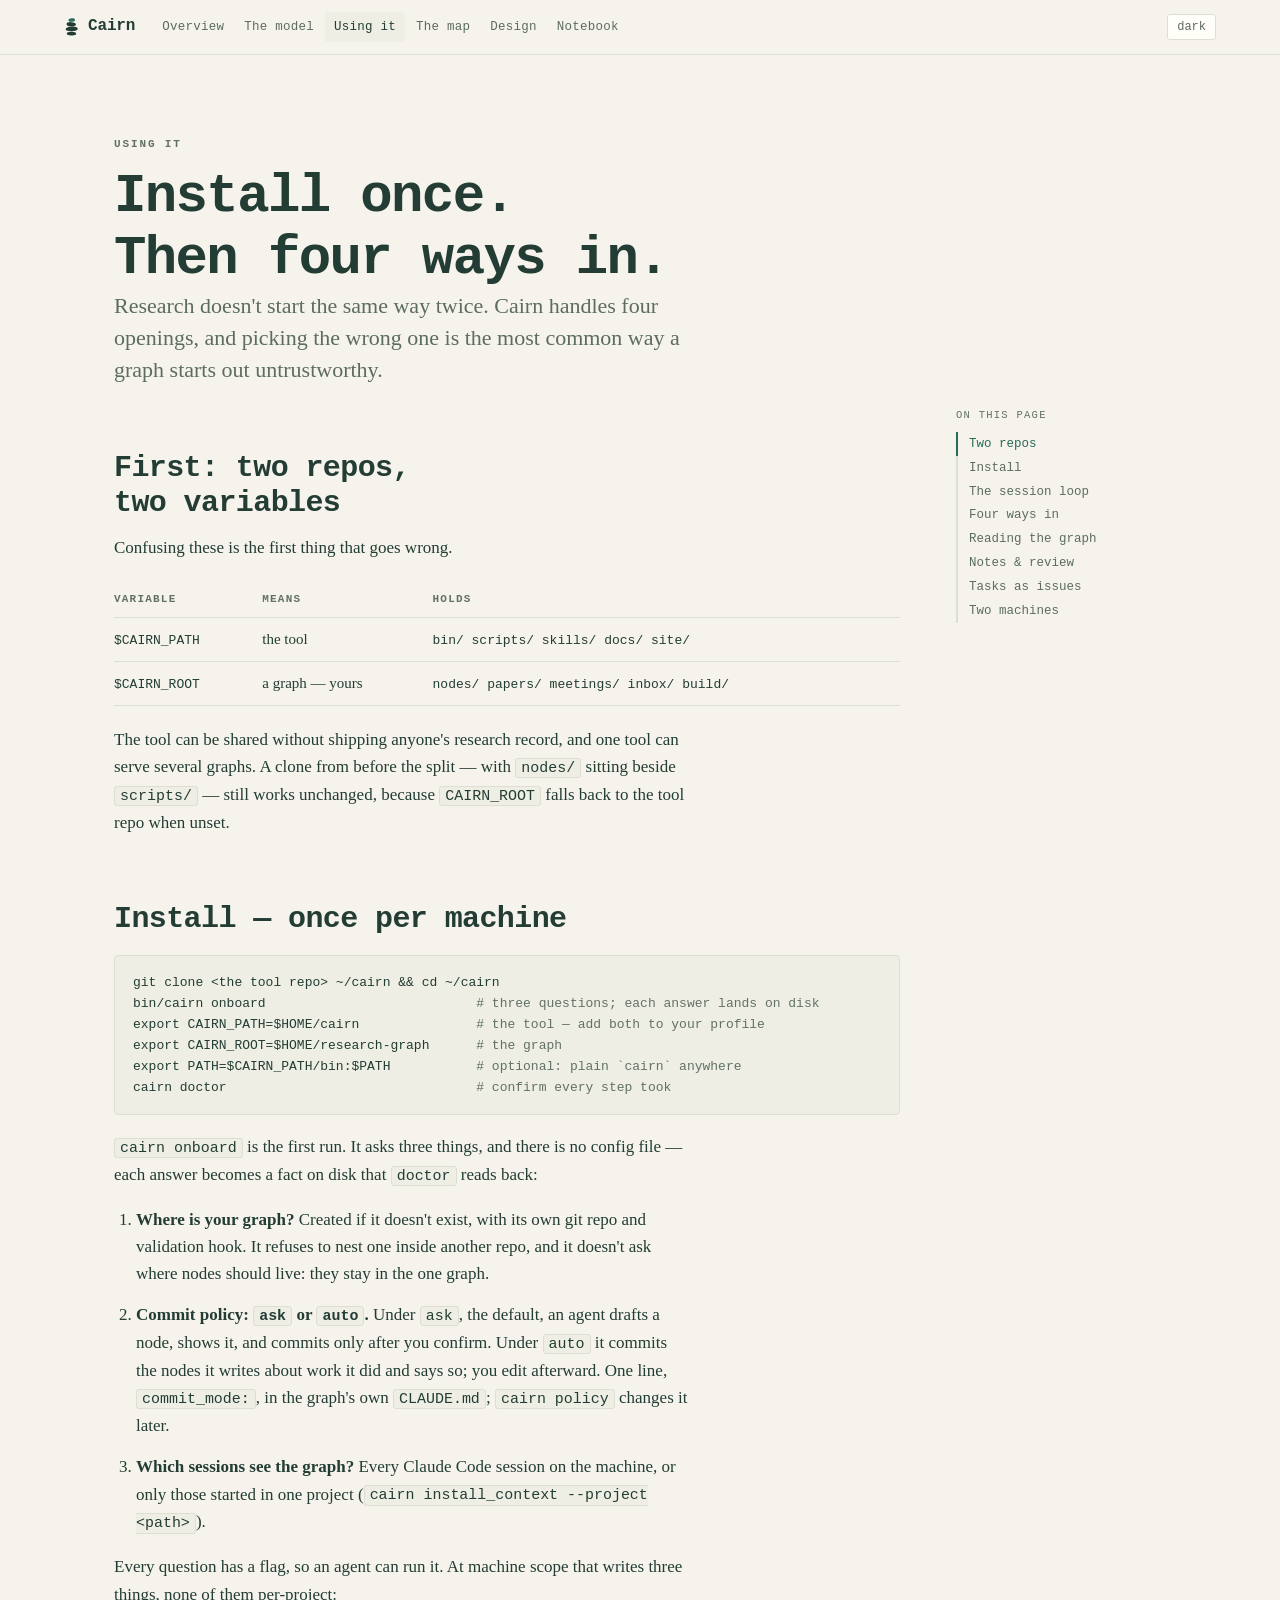
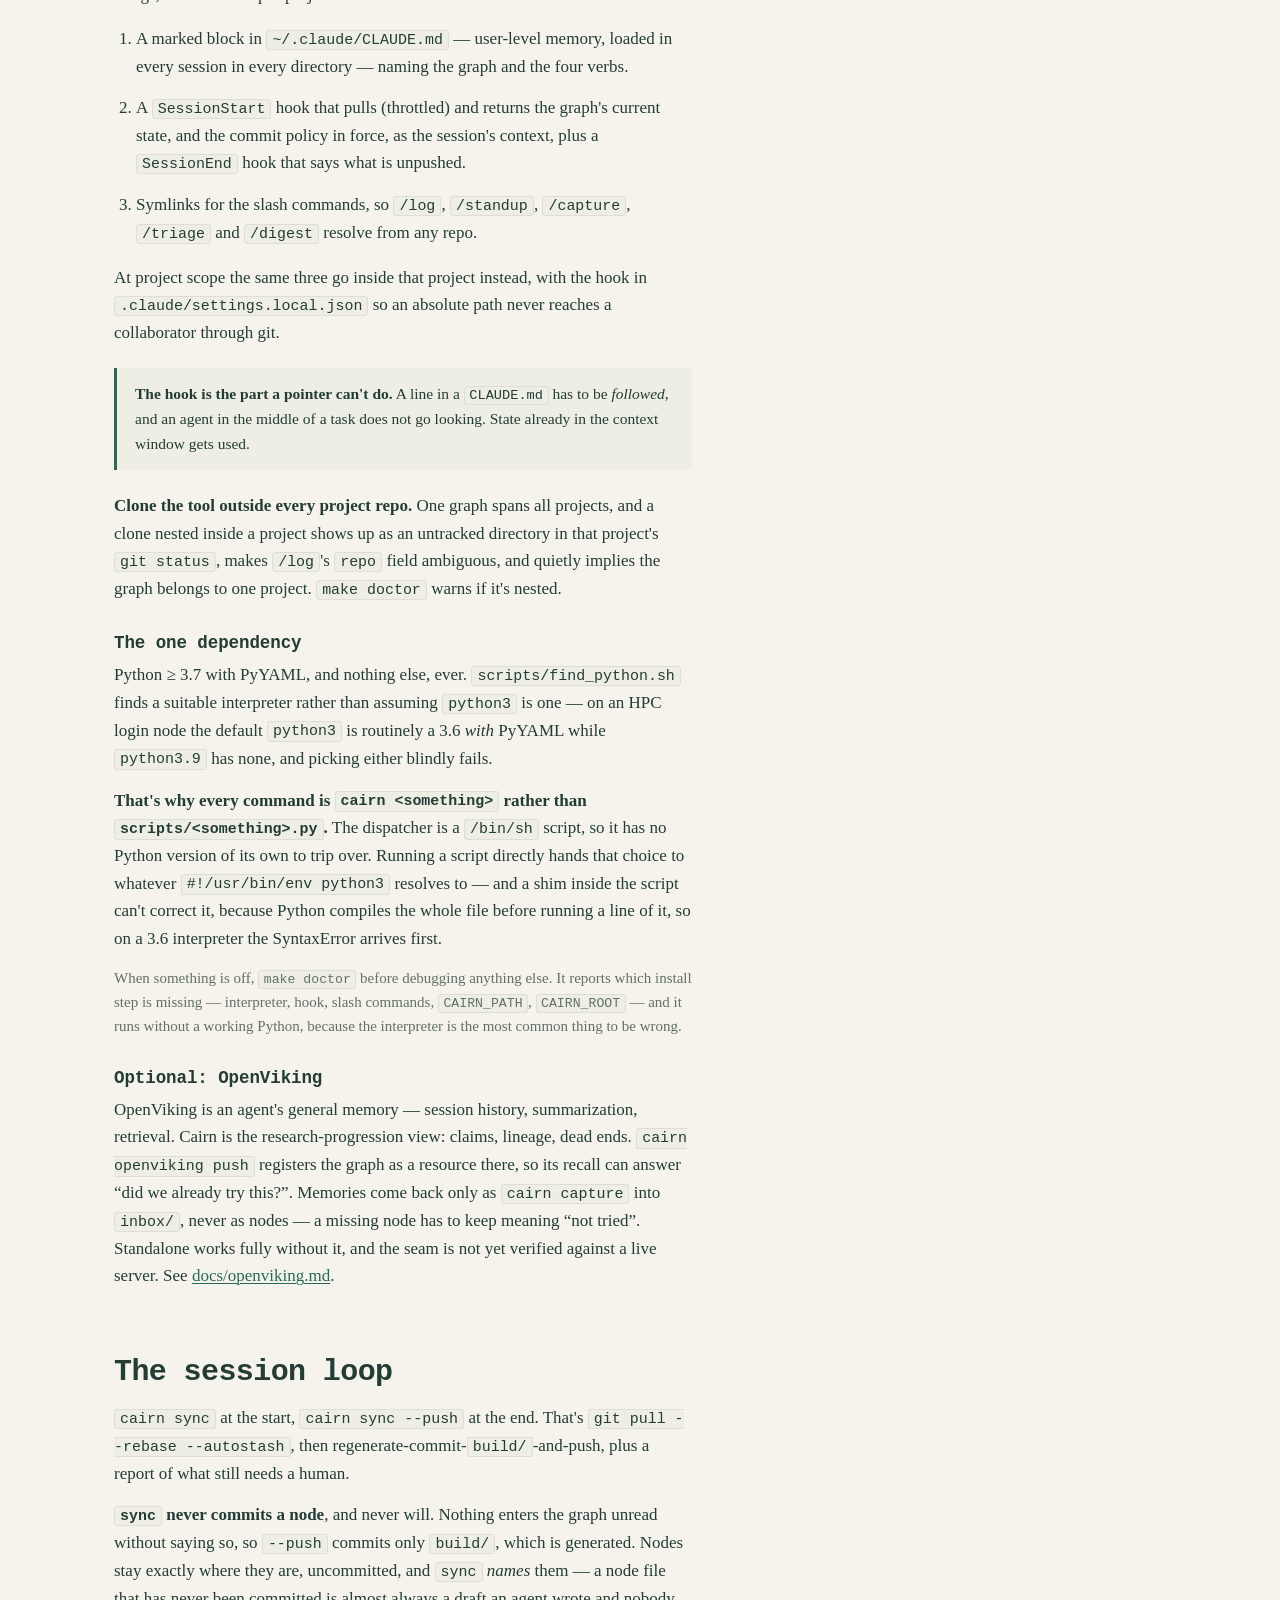
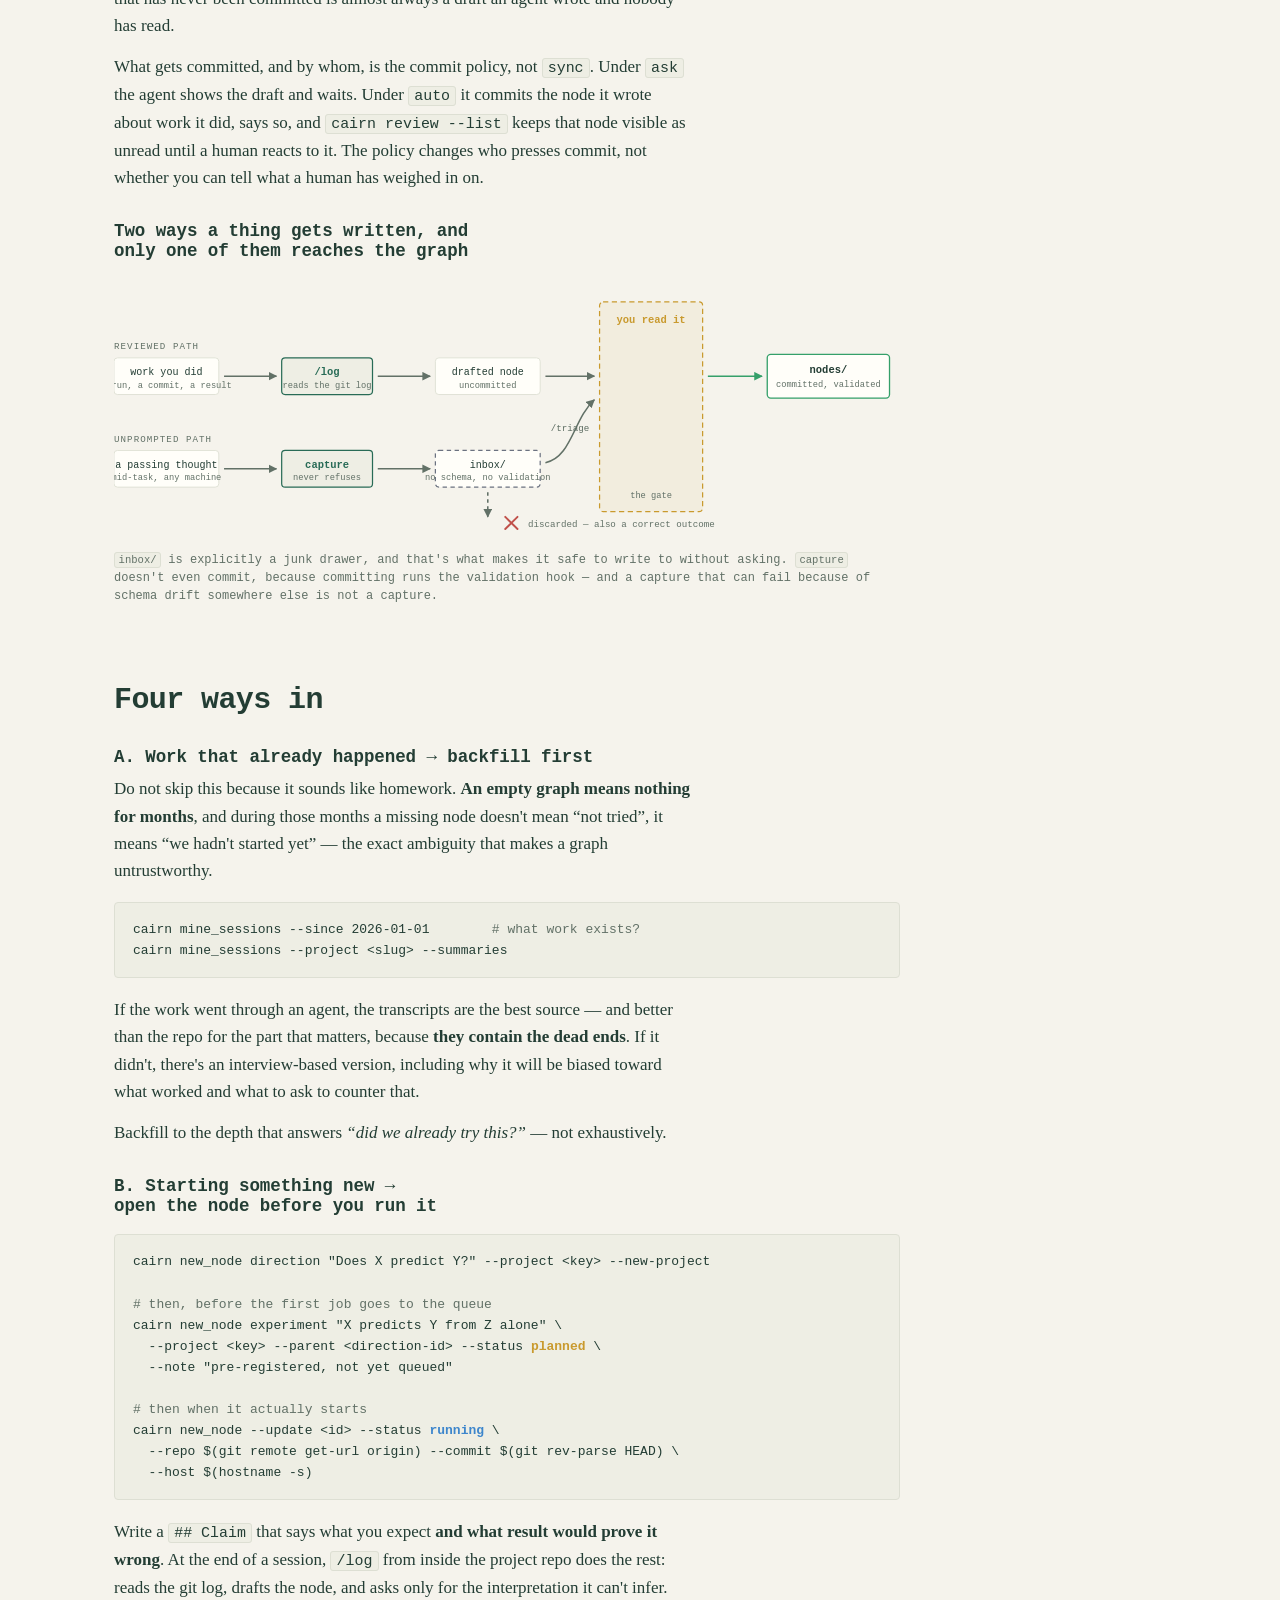
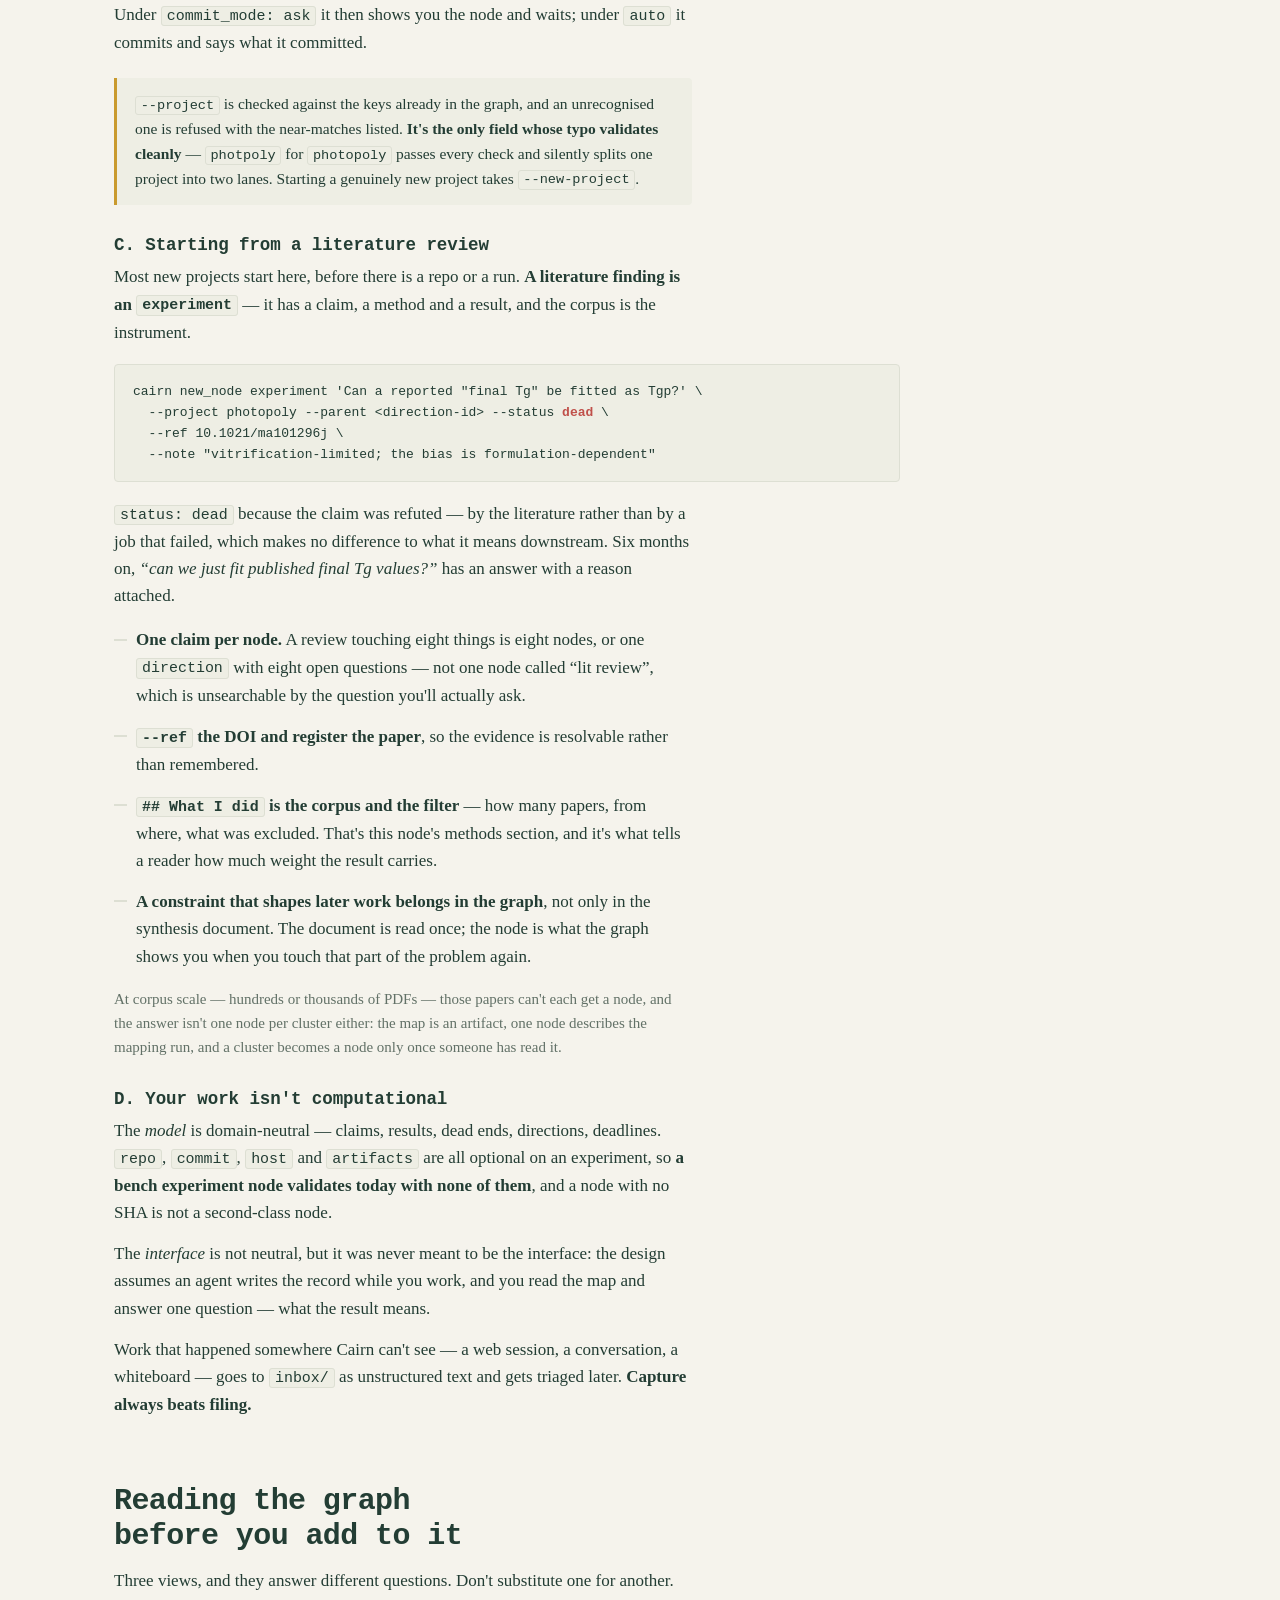
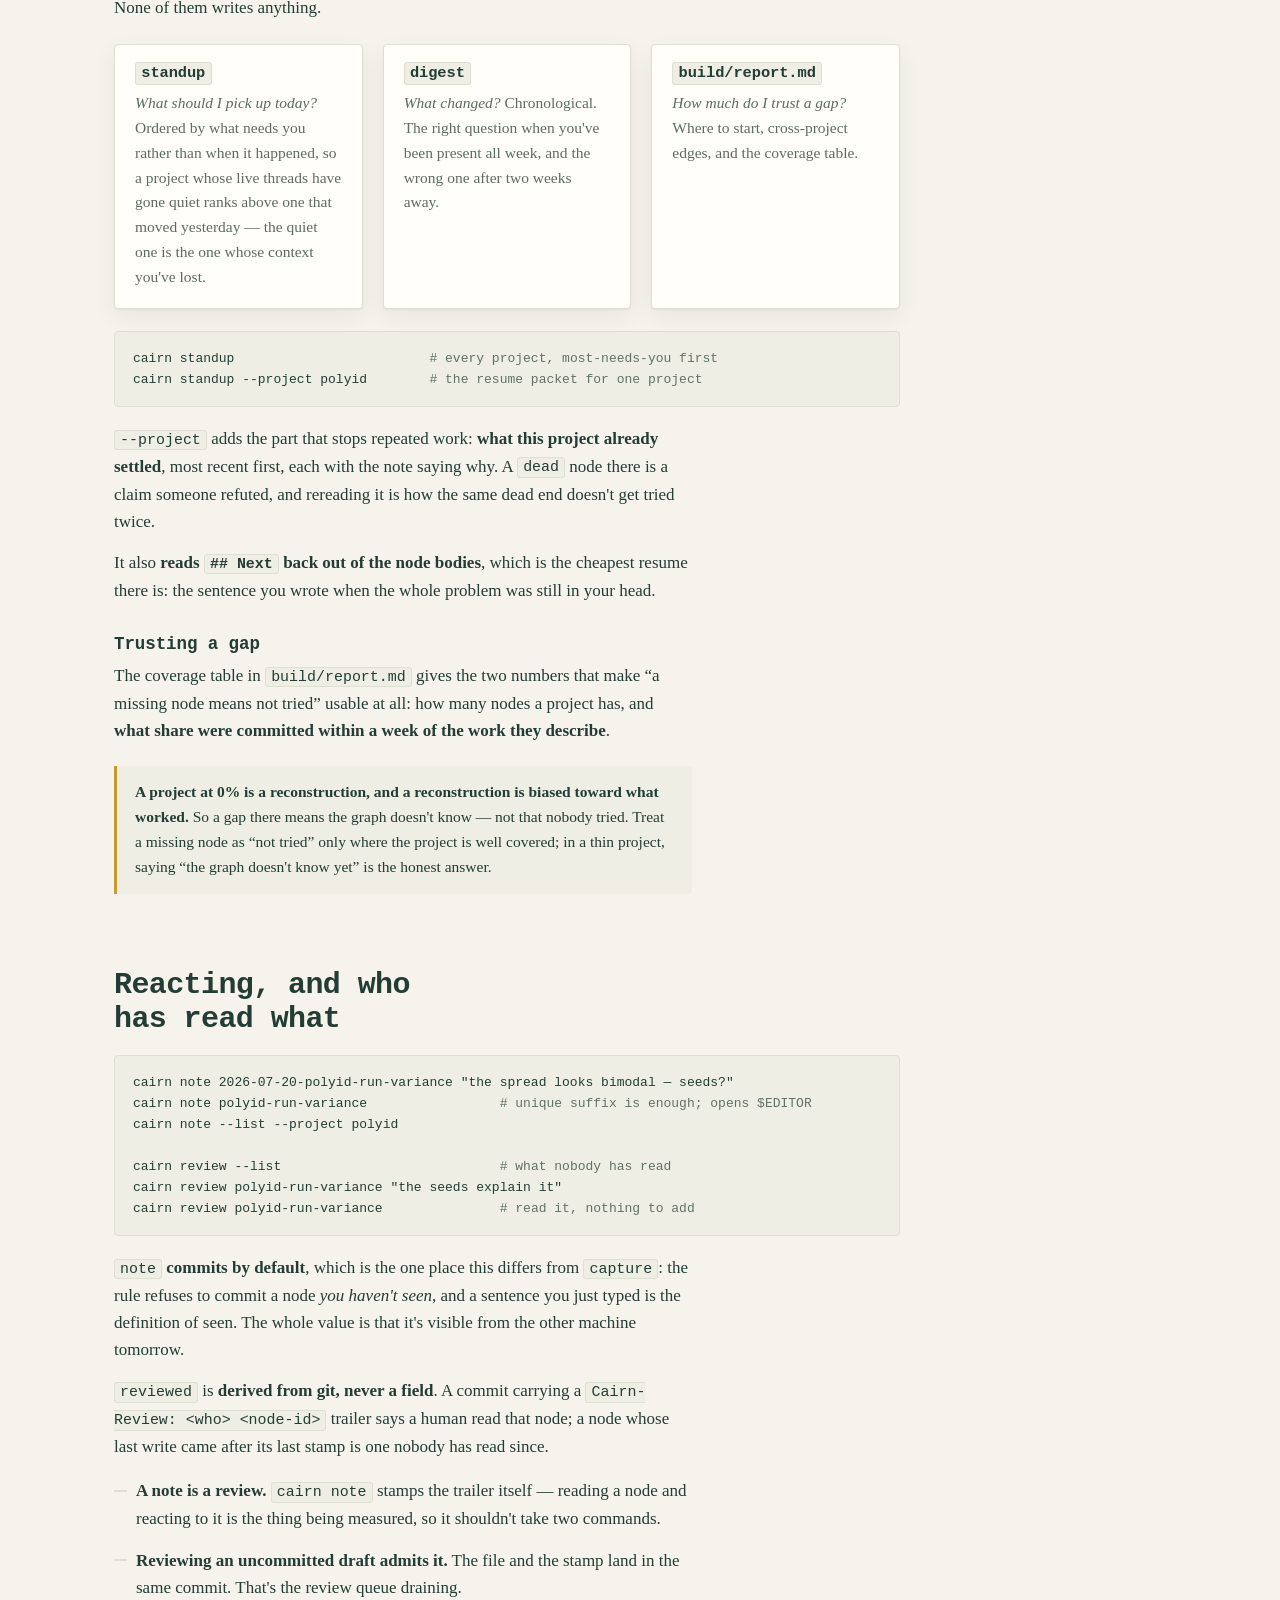
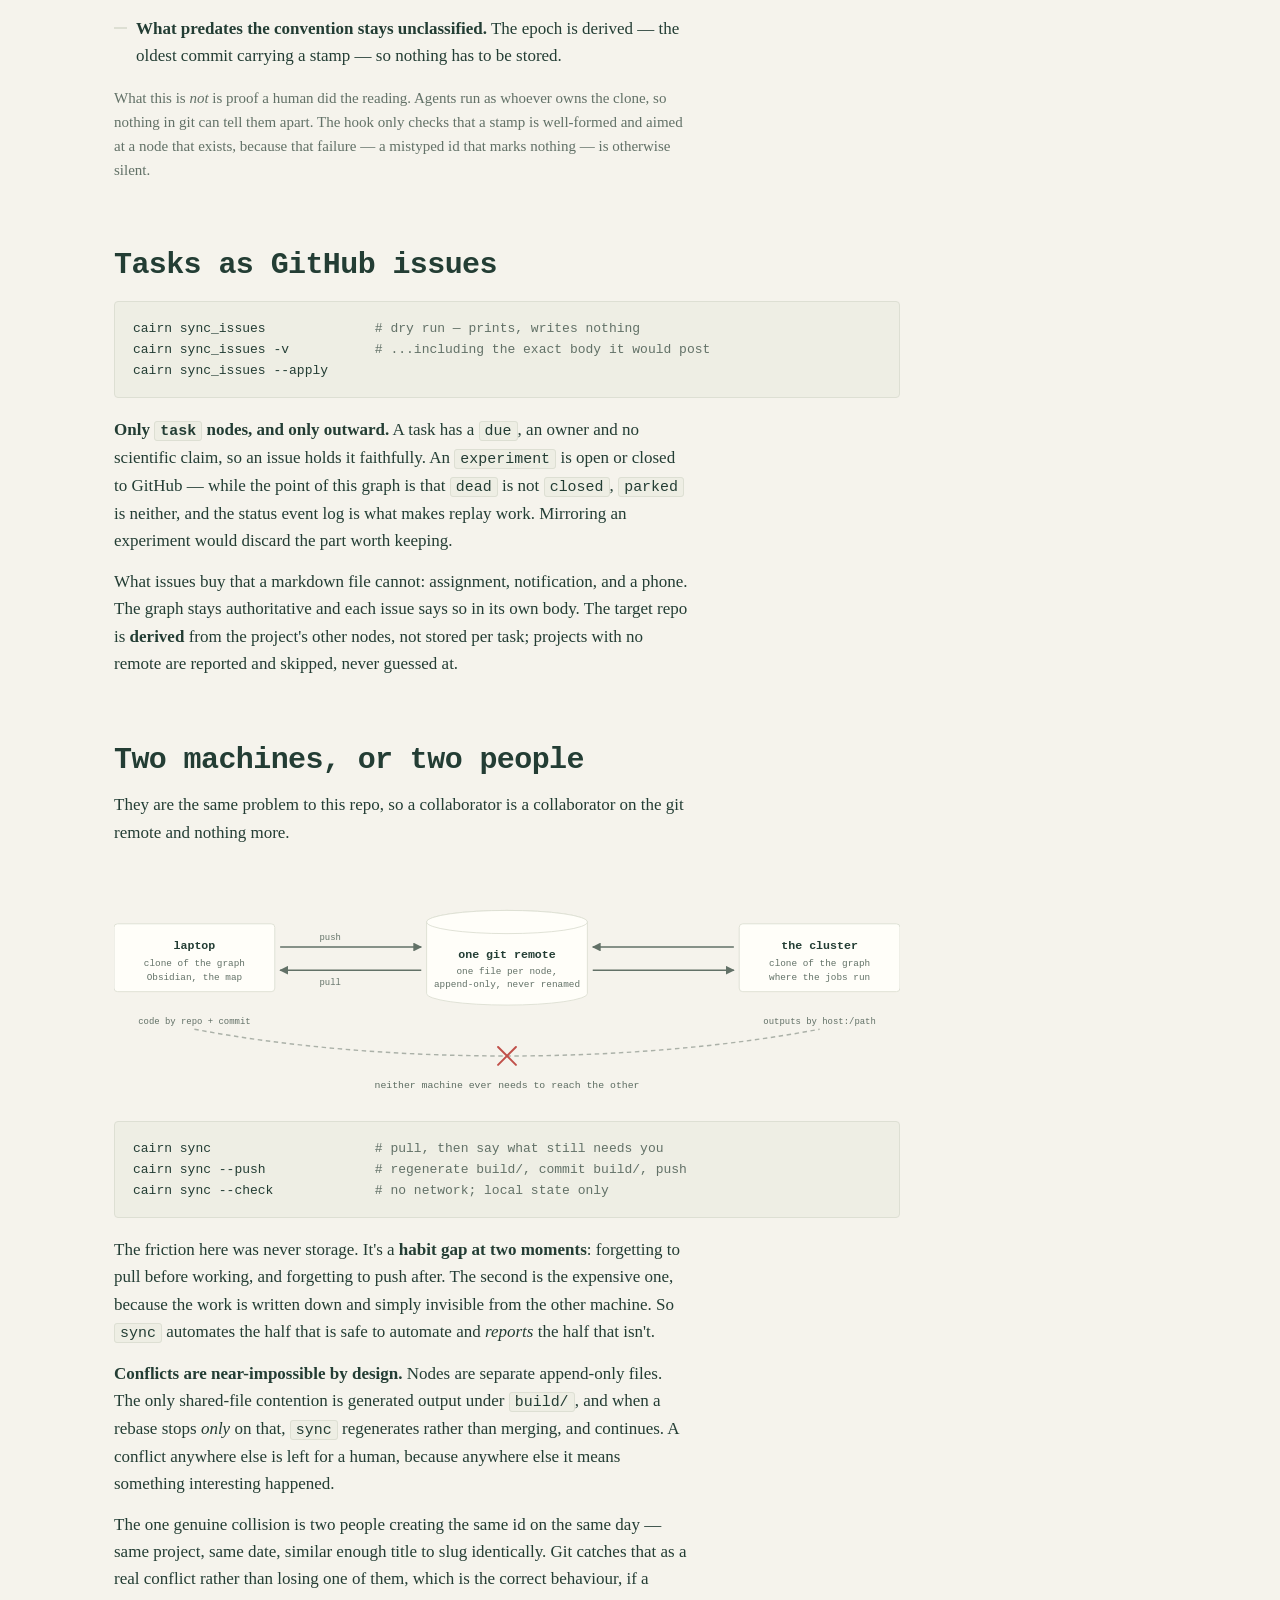
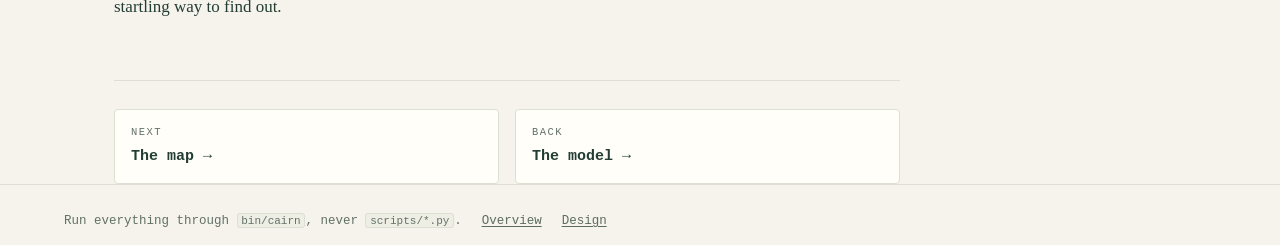
<file: site/workflows.html>
<!DOCTYPE html>
<html lang="en">
<head>
<meta charset="utf-8">
<meta name="viewport" content="width=device-width, initial-scale=1">
<title>Using it — Cairn</title>
<meta name="description" content="Install once per machine, then the session loop and the four ways research actually starts: backfill, a new experiment, a literature review, or work that isn't computational.">
<link rel="stylesheet" href="cairn.css">
<link rel="icon" href="img/cairn.svg" type="image/svg+xml">
</head>
<body>

<header class="masthead">
  <a class="brand" href="index.html">
    <svg viewBox="0 0 64 82" aria-hidden="true">
      <ellipse class="stone a" cx="33" cy="13" rx="14" ry="7.5" transform="rotate(-7 33 13)"/>
      <ellipse class="stone" cx="31" cy="31" rx="20" ry="9" transform="rotate(4 31 31)"/>
      <ellipse class="stone" cx="33" cy="51" rx="26" ry="10" transform="rotate(-3 33 51)"/>
      <ellipse class="stone" cx="32" cy="71" rx="20" ry="8" transform="rotate(2 32 71)"/>
    </svg>
    Cairn
  </a>
  <nav>
    <a href="index.html">Overview</a>
    <a href="model.html">The model</a>
    <a href="workflows.html" aria-current="page">Using it</a>
    <a href="map.html">The map</a>
    <a href="design.html">Design</a>
    <a href="blog/index.html">Notebook</a>
  </nav>
  <div class="tools"><button class="ghost" id="theme" type="button">dark</button></div>
</header>

<main class="wrap">

  <div class="hero prose" style="padding-bottom:0">
    <p class="eyebrow">Using it</p>
    <h1>Install once. Then four ways in.</h1>
    <p class="lede">Research doesn't start the same way twice. Cairn handles four
      openings, and picking the wrong one is the most common way a graph starts out
      untrustworthy.</p>
  </div>

  <div class="withtoc">
    <div>

      <section id="two-repos">
        <div class="prose">
          <h2>First: two repos, two variables <a class="anchor" href="#two-repos">#</a></h2>
          <p>Confusing these is the first thing that goes wrong.</p>
        </div>

        <div class="table-wrap">
          <table>
            <thead><tr><th>variable</th><th>means</th><th>holds</th></tr></thead>
            <tbody>
              <tr><td class="mono">$CAIRN_PATH</td><td>the tool</td>
                <td class="mono">bin/ scripts/ skills/ docs/ site/</td></tr>
              <tr><td class="mono">$CAIRN_ROOT</td><td>a graph — yours</td>
                <td class="mono">nodes/ papers/ meetings/ inbox/ build/</td></tr>
            </tbody>
          </table>
        </div>

        <div class="prose">
          <p>The tool can be shared without shipping anyone's research record, and one
            tool can serve several graphs. A clone from before the split — with
            <code>nodes/</code> sitting beside <code>scripts/</code> — still works
            unchanged, because <code>CAIRN_ROOT</code> falls back to the tool repo when
            unset.</p>
        </div>
      </section>

      <section id="install">
        <div class="prose">
          <h2>Install — once per machine <a class="anchor" href="#install">#</a></h2>
        </div>

        <pre>git clone &lt;the tool repo&gt; ~/cairn &amp;&amp; cd ~/cairn
bin/cairn onboard                           <span class="cmt"># three questions; each answer lands on disk</span>
export CAIRN_PATH=$HOME/cairn               <span class="cmt"># the tool — add both to your profile</span>
export CAIRN_ROOT=$HOME/research-graph      <span class="cmt"># the graph</span>
export PATH=$CAIRN_PATH/bin:$PATH           <span class="cmt"># optional: plain `cairn` anywhere</span>
cairn doctor                                <span class="cmt"># confirm every step took</span></pre>

        <div class="prose">
          <p><code>cairn onboard</code> is the first run. It asks three things, and there
            is no config file — each answer becomes a fact on disk that
            <code>doctor</code> reads back:</p>
          <ol>
            <li><strong>Where is your graph?</strong> Created if it doesn't exist, with
              its own git repo and validation hook. It refuses to nest one inside another
              repo, and it doesn't ask where nodes should live: they stay in the one graph.</li>
            <li><strong>Commit policy: <code>ask</code> or <code>auto</code>.</strong> Under
              <code>ask</code>, the default, an agent drafts a node, shows it, and commits
              only after you confirm. Under <code>auto</code> it commits the nodes it writes
              about work it did and says so; you edit afterward. One line,
              <code>commit_mode:</code>, in the graph's own <code>CLAUDE.md</code>;
              <code>cairn policy</code> changes it later.</li>
            <li><strong>Which sessions see the graph?</strong> Every Claude Code session on
              the machine, or only those started in one project
              (<code>cairn install_context --project &lt;path&gt;</code>).</li>
          </ol>
          <p>Every question has a flag, so an agent can run it. At machine scope that
            writes three things, none of them per-project:</p>
          <ol>
            <li>A marked block in <code>~/.claude/CLAUDE.md</code> — user-level
              memory, loaded in every session in every directory — naming the graph and
              the four verbs.</li>
            <li>A <code>SessionStart</code> hook that pulls (throttled) and
              returns the graph's current state, and the commit policy in force, as the
              session's context, plus a <code>SessionEnd</code> hook that says what is
              unpushed.</li>
            <li>Symlinks for the slash commands, so <code>/log</code>, <code>/standup</code>,
              <code>/capture</code>, <code>/triage</code> and <code>/digest</code> resolve
              from any repo.</li>
          </ol>
          <p>At project scope the same three go inside that project instead, with the hook
            in <code>.claude/settings.local.json</code> so an absolute path never reaches a
            collaborator through git.</p>

          <div class="callout">
            <p><strong>The hook is the part a pointer can't do.</strong> A line in a
              <code>CLAUDE.md</code> has to be <em>followed</em>, and an agent in the
              middle of a task does not go looking. State already in the context window
              gets used.</p>
          </div>

          <p><strong>Clone the tool outside every project repo.</strong> One graph spans
            all projects, and a clone nested inside a project shows up as an untracked
            directory in that project's <code>git status</code>, makes <code>/log</code>'s
            <code>repo</code> field ambiguous, and quietly implies the graph belongs to
            one project. <code>make doctor</code> warns if it's nested.</p>

          <h3>The one dependency</h3>
          <p>Python ≥ 3.7 with PyYAML, and nothing else, ever.
            <code>scripts/find_python.sh</code> finds a suitable interpreter rather than
            assuming <code>python3</code> is one — on an HPC login node the default
            <code>python3</code> is routinely a 3.6 <em>with</em> PyYAML while
            <code>python3.9</code> has none, and picking either blindly fails.</p>
          <p><strong>That's why every command is <code>cairn &lt;something&gt;</code>
            rather than <code>scripts/&lt;something&gt;.py</code>.</strong> The dispatcher
            is a <code>/bin/sh</code> script, so it has no Python version of its own to
            trip over. Running a script directly hands that choice to whatever
            <code>#!/usr/bin/env python3</code> resolves to — and a shim inside the script
            can't correct it, because Python compiles the whole file before running a line
            of it, so on a 3.6 interpreter the SyntaxError arrives first.</p>
          <p class="faint">When something is off, <code>make doctor</code> before debugging
            anything else. It reports which install step is missing — interpreter, hook,
            slash commands, <code>CAIRN_PATH</code>, <code>CAIRN_ROOT</code> — and it runs
            without a working Python, because the interpreter is the most common thing to
            be wrong.</p>

          <h3>Optional: OpenViking</h3>
          <p>OpenViking is an agent's general memory — session history, summarization,
            retrieval. Cairn is the research-progression view: claims, lineage, dead ends.
            <code>cairn openviking push</code> registers the graph as a resource there, so
            its recall can answer “did we already try this?”. Memories come back only as
            <code>cairn capture</code> into <code>inbox/</code>, never as nodes — a missing
            node has to keep meaning “not tried”. Standalone works fully without it, and
            the seam is not yet verified against a live server. See
            <a href="https://github.com/jlaw9/cairn/blob/main/docs/openviking.md">docs/openviking.md</a>.</p>
        </div>
      </section>

      <section id="loop">
        <div class="prose">
          <h2>The session loop <a class="anchor" href="#loop">#</a></h2>
          <p><code>cairn sync</code> at the start, <code>cairn sync --push</code> at the
            end. That's <code>git pull --rebase --autostash</code>, then
            regenerate-commit-<code>build/</code>-and-push, plus a report of what still
            needs a human.</p>
          <p><strong><code>sync</code> never commits a node</strong>, and never will.
            Nothing enters the graph unread without saying so, so <code>--push</code> commits only
            <code>build/</code>, which is generated. Nodes stay exactly where they are,
            uncommitted, and <code>sync</code> <em>names</em> them — a node file that has
            never been committed is almost always a draft an agent wrote and nobody has
            read.</p>
          <p>What gets committed, and by whom, is the commit policy, not <code>sync</code>.
            Under <code>ask</code> the agent shows the draft and waits. Under
            <code>auto</code> it commits the node it wrote about work it did, says so, and
            <code>cairn review --list</code> keeps that node visible as unread until a
            human reacts to it. The policy changes who presses commit, not whether you can
            tell what a human has weighed in on.</p>
        </div>

        <div class="prose">
          <h3>Two ways a thing gets written, and only one of them reaches the graph</h3>
        </div>

        <figure class="cartoon">
          <svg viewBox="0 0 900 290" role="img"
               aria-label="Two write paths. The upper path: work you did goes through the slash-log command to a drafted node, then through a review gate you control, then is committed into the nodes directory. The lower path: a passing thought goes through cairn capture straight into the inbox with no schema and no validation, and later triage either promotes it through the same review gate or discards it.">
            <defs>
              <marker id="w-arrow" viewBox="0 0 10 10" refX="9" refY="5"
                      markerWidth="5.5" markerHeight="5.5" orient="auto-start-reverse">
                <path d="M 0 0 L 10 5 L 0 10 z" style="fill: var(--ink-faint)"/>
              </marker>
              <marker id="w-arrow-good" viewBox="0 0 10 10" refX="9" refY="5"
                      markerWidth="5.5" markerHeight="5.5" orient="auto-start-reverse">
                <path d="M 0 0 L 10 5 L 0 10 z" style="fill: var(--good)"/>
              </marker>
            </defs>

            <!-- the review gate -->
            <rect x="556" y="16" width="118" height="240" rx="4"
                  style="fill: var(--pending); stroke: var(--pending)" fill-opacity=".07" stroke-width="1.4"
                  stroke-dasharray="6 4"/>
            <text x="615" y="40" font-size="12" font-weight="600" text-anchor="middle"
                  style="fill: var(--pending)">you read it</text>
            <text class="c-faint" x="615" y="240" font-size="10" text-anchor="middle">the gate</text>

            <!-- ========== upper path: /log ========== -->
            <text class="c-faint" x="0" y="70" font-size="10.5" letter-spacing="1.2">REVIEWED PATH</text>

            <rect class="c-panel" x="0" y="80" width="120" height="42" rx="4"/>
            <text x="60" y="100" font-size="11.5" text-anchor="middle">work you did</text>
            <text class="c-faint" x="60" y="114" font-size="10" text-anchor="middle">a run, a commit, a result</text>

            <path class="c-edge" stroke-width="1.8" d="M126 101 H 186" marker-end="url(#w-arrow)"/>

            <rect x="192" y="80" width="104" height="42" rx="4"
                  style="fill: var(--code-bg); stroke: var(--accent)" stroke-width="1.4"/>
            <text x="244" y="100" font-size="12" text-anchor="middle" font-weight="600"
                  style="fill: var(--accent)">/log</text>
            <text class="c-faint" x="244" y="114" font-size="10" text-anchor="middle">reads the git log</text>

            <path class="c-edge" stroke-width="1.8" d="M302 101 H 362" marker-end="url(#w-arrow)"/>

            <rect class="c-panel" x="368" y="80" width="120" height="42" rx="4"/>
            <text x="428" y="100" font-size="11.5" text-anchor="middle">drafted node</text>
            <text class="c-faint" x="428" y="114" font-size="10" text-anchor="middle">uncommitted</text>

            <path class="c-edge" stroke-width="1.8" d="M494 101 H 550" marker-end="url(#w-arrow)"/>
            <path stroke-width="1.8" style="stroke: var(--good)" fill="none"
                  d="M680 101 H 742" marker-end="url(#w-arrow-good)"/>

            <rect x="748" y="76" width="140" height="50" rx="4"
                  style="fill: var(--panel); stroke: var(--good)" stroke-width="1.5"/>
            <text x="818" y="97" font-size="12" text-anchor="middle" font-weight="600">nodes/</text>
            <text class="c-faint" x="818" y="113" font-size="10" text-anchor="middle">committed, validated</text>

            <!-- ========== lower path: capture ========== -->
            <text class="c-faint" x="0" y="176" font-size="10.5" letter-spacing="1.2">UNPROMPTED PATH</text>

            <rect class="c-panel" x="0" y="186" width="120" height="42" rx="4"/>
            <text x="60" y="206" font-size="11.5" text-anchor="middle">a passing thought</text>
            <text class="c-faint" x="60" y="220" font-size="10" text-anchor="middle">mid-task, any machine</text>

            <path class="c-edge" stroke-width="1.8" d="M126 207 H 186" marker-end="url(#w-arrow)"/>

            <rect x="192" y="186" width="104" height="42" rx="4"
                  style="fill: var(--code-bg); stroke: var(--accent)" stroke-width="1.4"/>
            <text x="244" y="206" font-size="12" text-anchor="middle" font-weight="600"
                  style="fill: var(--accent)">capture</text>
            <text class="c-faint" x="244" y="220" font-size="10" text-anchor="middle">never refuses</text>

            <path class="c-edge" stroke-width="1.8" d="M302 207 H 362" marker-end="url(#w-arrow)"/>

            <rect x="368" y="186" width="120" height="42" rx="4"
                  style="fill: var(--panel); stroke: var(--idle)" stroke-width="1.4" stroke-dasharray="5 4"/>
            <text x="428" y="206" font-size="11.5" text-anchor="middle">inbox/</text>
            <text class="c-faint" x="428" y="220" font-size="10" text-anchor="middle">no schema, no validation</text>

            <!-- triage: up into the gate, or discarded -->
            <path class="c-edge" stroke-width="1.8" d="M494 200 C 524 194, 526 150, 550 128"
                  marker-end="url(#w-arrow)"/>
            <text class="c-dim" x="500" y="164" font-size="10.5">/triage</text>

            <path class="c-edge" stroke-width="1.8" stroke-dasharray="4 4" d="M428 234 V 262"
                  marker-end="url(#w-arrow)"/>
            <g style="stroke: var(--bad)" stroke-width="2.2" stroke-linecap="round">
              <path d="M448 262 L 462 276"/><path d="M462 262 L 448 276"/>
            </g>
            <text class="c-faint" x="474" y="274" font-size="10.5">discarded — also a correct outcome</text>
          </svg>
          <figcaption><code>inbox/</code> is explicitly a junk drawer, and that's what makes
            it safe to write to without asking. <code>capture</code> doesn't even commit,
            because committing runs the validation hook — and a capture that can fail
            because of schema drift somewhere else is not a capture.</figcaption>
        </figure>
      </section>

      <section id="paths">
        <div class="prose">
          <h2>Four ways in <a class="anchor" href="#paths">#</a></h2>
        </div>

        <div class="prose">
          <h3 id="backfill">A. Work that already happened → backfill first</h3>
          <p>Do not skip this because it sounds like homework. <strong>An empty graph means
            nothing for months</strong>, and during those months a missing node doesn't
            mean “not tried”, it means “we hadn't started yet” — the exact ambiguity that
            makes a graph untrustworthy.</p>
        </div>

        <pre>cairn mine_sessions --since 2026-01-01        <span class="cmt"># what work exists?</span>
cairn mine_sessions --project &lt;slug&gt; --summaries</pre>

        <div class="prose">
          <p>If the work went through an agent, the transcripts are the best source — and
            better than the repo for the part that matters, because <strong>they contain
            the dead ends</strong>. If it didn't, there's an interview-based version,
            including why it will be biased toward what worked and what to ask to counter
            that.</p>
          <p>Backfill to the depth that answers <em>“did we already try this?”</em> — not
            exhaustively.</p>
        </div>

        <div class="prose">
          <h3 id="new">B. Starting something new → open the node before you run it</h3>
        </div>

        <pre>cairn new_node direction "Does X predict Y?" --project &lt;key&gt; --new-project

<span class="cmt"># then, before the first job goes to the queue</span>
cairn new_node experiment "X predicts Y from Z alone" \
  --project &lt;key&gt; --parent &lt;direction-id&gt; --status <span class="s-planned">planned</span> \
  --note "pre-registered, not yet queued"

<span class="cmt"># then when it actually starts</span>
cairn new_node --update &lt;id&gt; --status <span class="s-running">running</span> \
  --repo $(git remote get-url origin) --commit $(git rev-parse HEAD) \
  --host $(hostname -s)</pre>

        <div class="prose">
          <p>Write a <code>## Claim</code> that says what you expect <strong>and what
            result would prove it wrong</strong>. At the end of a session,
            <code>/log</code> from inside the project repo does the rest: reads the git
            log, drafts the node, and asks only for the interpretation it can't infer. Under
            <code>commit_mode: ask</code> it then shows you the node and waits; under
            <code>auto</code> it commits and says what it committed.</p>
          <div class="callout warn">
            <p><code>--project</code> is checked against the keys already in the graph, and
              an unrecognised one is refused with the near-matches listed.
              <strong>It's the only field whose typo validates cleanly</strong> —
              <code>photpoly</code> for <code>photopoly</code> passes every check and
              silently splits one project into two lanes. Starting a genuinely new project
              takes <code>--new-project</code>.</p>
          </div>
        </div>

        <div class="prose">
          <h3 id="literature">C. Starting from a literature review</h3>
          <p>Most new projects start here, before there is a repo or a run.
            <strong>A literature finding is an <code>experiment</code></strong> — it has a
            claim, a method and a result, and the corpus is the instrument.</p>
        </div>

        <pre>cairn new_node experiment 'Can a reported "final Tg" be fitted as Tgp?' \
  --project photopoly --parent &lt;direction-id&gt; --status <span class="s-dead">dead</span> \
  --ref 10.1021/ma101296j \
  --note "vitrification-limited; the bias is formulation-dependent"</pre>

        <div class="prose">
          <p><code>status: dead</code> because the claim was refuted — by the literature
            rather than by a job that failed, which makes no difference to what it means
            downstream. Six months on, <em>“can we just fit published final Tg
            values?”</em> has an answer with a reason attached.</p>
          <ul class="ticks">
            <li><strong>One claim per node.</strong> A review touching eight things is
              eight nodes, or one <code>direction</code> with eight open questions — not
              one node called “lit review”, which is unsearchable by the question you'll
              actually ask.</li>
            <li><strong><code>--ref</code> the DOI and register the paper</strong>, so the
              evidence is resolvable rather than remembered.</li>
            <li><strong><code>## What I did</code> is the corpus and the filter</strong> —
              how many papers, from where, what was excluded. That's this node's methods
              section, and it's what tells a reader how much weight the result
              carries.</li>
            <li><strong>A constraint that shapes later work belongs in the graph</strong>,
              not only in the synthesis document. The document is read once; the node is
              what the graph shows you when you touch that part of the problem again.</li>
          </ul>
          <p class="faint">At corpus scale — hundreds or thousands of PDFs — those papers
            can't each get a node, and the answer isn't one node per cluster either: the
            map is an artifact, one node describes the mapping run, and a cluster becomes a
            node only once someone has read it.</p>
        </div>

        <div class="prose">
          <h3 id="bench">D. Your work isn't computational</h3>
          <p>The <em>model</em> is domain-neutral — claims, results, dead ends, directions,
            deadlines. <code>repo</code>, <code>commit</code>, <code>host</code> and
            <code>artifacts</code> are all optional on an experiment, so
            <strong>a bench experiment node validates today with none of them</strong>, and
            a node with no SHA is not a second-class node.</p>
          <p>The <em>interface</em> is not neutral, but it was never meant to be the
            interface: the design assumes an agent writes the record while you work, and
            you read the map and answer one question — what the result means.</p>
          <p>Work that happened somewhere Cairn can't see — a web session, a conversation,
            a whiteboard — goes to <code>inbox/</code> as unstructured text and gets
            triaged later. <strong>Capture always beats filing.</strong></p>
        </div>
      </section>

      <section id="reading">
        <div class="prose">
          <h2>Reading the graph before you add to it <a class="anchor" href="#reading">#</a></h2>
          <p>Three views, and they answer different questions. Don't substitute one for
            another. None of them writes anything.</p>
        </div>

        <div class="grid g3">
          <div class="card">
            <h3><code>standup</code></h3>
            <p><em>What should I pick up today?</em> Ordered by what needs you rather than
              when it happened, so a project whose live threads have gone quiet ranks above
              one that moved yesterday — the quiet one is the one whose context you've
              lost.</p>
          </div>
          <div class="card">
            <h3><code>digest</code></h3>
            <p><em>What changed?</em> Chronological. The right question when you've been
              present all week, and the wrong one after two weeks away.</p>
          </div>
          <div class="card">
            <h3><code>build/report.md</code></h3>
            <p><em>How much do I trust a gap?</em> Where to start, cross-project edges, and
              the coverage table.</p>
          </div>
        </div>

        <pre>cairn standup                         <span class="cmt"># every project, most-needs-you first</span>
cairn standup --project polyid        <span class="cmt"># the resume packet for one project</span></pre>

        <div class="prose">
          <p><code>--project</code> adds the part that stops repeated work: <strong>what
            this project already settled</strong>, most recent first, each with the note
            saying why. A <code>dead</code> node there is a claim someone refuted, and
            rereading it is how the same dead end doesn't get tried twice.</p>
          <p>It also <strong>reads <code>## Next</code> back out of the node bodies</strong>,
            which is the cheapest resume there is: the sentence you wrote when the whole
            problem was still in your head.</p>

          <h3 id="coverage">Trusting a gap</h3>
          <p>The coverage table in <code>build/report.md</code> gives the two numbers that
            make “a missing node means not tried” usable at all: how many nodes a project
            has, and <strong>what share were committed within a week of the work they
            describe</strong>.</p>
          <div class="callout warn">
            <p><strong>A project at 0% is a reconstruction, and a reconstruction is biased
              toward what worked.</strong> So a gap there means the graph doesn't know —
              not that nobody tried. Treat a missing node as “not tried” only where the
              project is well covered; in a thin project, saying “the graph doesn't know
              yet” is the honest answer.</p>
          </div>
        </div>
      </section>

      <section id="reacting">
        <div class="prose">
          <h2>Reacting, and who has read what <a class="anchor" href="#reacting">#</a></h2>
        </div>

        <pre>cairn note 2026-07-20-polyid-run-variance "the spread looks bimodal — seeds?"
cairn note polyid-run-variance                 <span class="cmt"># unique suffix is enough; opens $EDITOR</span>
cairn note --list --project polyid

cairn review --list                            <span class="cmt"># what nobody has read</span>
cairn review polyid-run-variance "the seeds explain it"
cairn review polyid-run-variance               <span class="cmt"># read it, nothing to add</span></pre>

        <div class="prose">
          <p><code>note</code> <strong>commits by default</strong>, which is the one place
            this differs from <code>capture</code>: the rule refuses to commit a node
            <em>you haven't seen</em>, and a sentence you just typed is the definition of
            seen. The whole value is that it's visible from the other machine tomorrow.</p>
          <p><code>reviewed</code> is <strong>derived from git, never a field</strong>. A
            commit carrying a <code>Cairn-Review: &lt;who&gt; &lt;node-id&gt;</code> trailer
            says a human read that node; a node whose last write came after its last stamp
            is one nobody has read since.</p>
          <ul class="ticks">
            <li><strong>A note is a review.</strong> <code>cairn note</code> stamps the
              trailer itself — reading a node and reacting to it is the thing being
              measured, so it shouldn't take two commands.</li>
            <li><strong>Reviewing an uncommitted draft admits it.</strong> The file and the
              stamp land in the same commit. That's the review queue draining.</li>
            <li><strong>What predates the convention stays unclassified.</strong> The epoch
              is derived — the oldest commit carrying a stamp — so nothing has to be
              stored.</li>
          </ul>
          <p class="faint">What this is <em>not</em> is proof a human did the reading.
            Agents run as whoever owns the clone, so nothing in git can tell them apart.
            The hook only checks that a stamp is well-formed and aimed at a node that
            exists, because that failure — a mistyped id that marks nothing — is otherwise
            silent.</p>
        </div>
      </section>

      <section id="issues">
        <div class="prose">
          <h2>Tasks as GitHub issues <a class="anchor" href="#issues">#</a></h2>
        </div>

        <pre>cairn sync_issues              <span class="cmt"># dry run — prints, writes nothing</span>
cairn sync_issues -v           <span class="cmt"># ...including the exact body it would post</span>
cairn sync_issues --apply</pre>

        <div class="prose">
          <p><strong>Only <code>task</code> nodes, and only outward.</strong> A task has a
            <code>due</code>, an owner and no scientific claim, so an issue holds it
            faithfully. An <code>experiment</code> is open or closed to GitHub — while the
            point of this graph is that <code>dead</code> is not <code>closed</code>,
            <code>parked</code> is neither, and the status event log is what makes replay
            work. Mirroring an experiment would discard the part worth keeping.</p>
          <p>What issues buy that a markdown file cannot: assignment, notification, and a
            phone. The graph stays authoritative and each issue says so in its own body.
            The target repo is <strong>derived</strong> from the project's other nodes, not
            stored per task; projects with no remote are reported and skipped, never
            guessed at.</p>
        </div>
      </section>

      <section id="machines">
        <div class="prose">
          <h2>Two machines, or two people <a class="anchor" href="#machines">#</a></h2>
          <p>They are the same problem to this repo, so a collaborator is a collaborator on
            the git remote and nothing more.</p>
        </div>

        <figure class="cartoon">
          <svg viewBox="0 0 880 250" role="img"
               aria-label="A laptop and an HPC cluster each push and pull from one shared git remote in the middle. A direct arrow between the two machines is crossed out and labelled never needed, because nodes reference code by repo and commit and heavy outputs by host and path.">
            <defs>
              <marker id="s-arrow" viewBox="0 0 10 10" refX="9" refY="5"
                      markerWidth="5.5" markerHeight="5.5" orient="auto-start-reverse">
                <path d="M 0 0 L 10 5 L 0 10 z" style="fill: var(--ink-faint)"/>
              </marker>
            </defs>

            <!-- laptop -->
            <rect class="c-panel" x="0" y="58" width="180" height="76" rx="4"/>
            <text x="90" y="86" font-size="13" text-anchor="middle" font-weight="600">laptop</text>
            <text class="c-faint" x="90" y="105" font-size="10.5" text-anchor="middle">clone of the graph</text>
            <text class="c-faint" x="90" y="121" font-size="10.5" text-anchor="middle">Obsidian, the map</text>

            <!-- remote -->
            <g transform="translate(350,44)">
              <ellipse class="c-panel" cx="90" cy="12" rx="90" ry="13"/>
              <path class="c-panel" d="M0 12 V 92 A 90 13 0 0 0 180 92 V 12"/>
              <ellipse class="c-panel" cx="90" cy="12" rx="90" ry="13"/>
              <text x="90" y="52" font-size="13" text-anchor="middle" font-weight="600">one git remote</text>
              <text class="c-faint" x="90" y="70" font-size="10.5" text-anchor="middle">one file per node,</text>
              <text class="c-faint" x="90" y="85" font-size="10.5" text-anchor="middle">append-only, never renamed</text>
            </g>

            <!-- cluster -->
            <rect class="c-panel" x="700" y="58" width="180" height="76" rx="4"/>
            <text x="790" y="86" font-size="13" text-anchor="middle" font-weight="600">the cluster</text>
            <text class="c-faint" x="790" y="105" font-size="10.5" text-anchor="middle">clone of the graph</text>
            <text class="c-faint" x="790" y="121" font-size="10.5" text-anchor="middle">where the jobs run</text>

            <!-- push/pull arrows -->
            <path class="c-edge" stroke-width="1.8" d="M186 84 H 344" marker-end="url(#s-arrow)"/>
            <path class="c-edge" stroke-width="1.8" d="M344 110 H 186" marker-end="url(#s-arrow)"/>
            <path class="c-edge" stroke-width="1.8" d="M694 84 H 536" marker-end="url(#s-arrow)"/>
            <path class="c-edge" stroke-width="1.8" d="M536 110 H 694" marker-end="url(#s-arrow)"/>
            <text class="c-faint" x="230" y="76" font-size="10">push</text>
            <text class="c-faint" x="230" y="126" font-size="10">pull</text>

            <!-- the link that is never needed -->
            <path class="c-edge" stroke-width="1.6" stroke-dasharray="5 4" opacity=".5"
                  d="M90 176 C 300 216, 580 216, 790 176"/>
            <g style="stroke: var(--bad)" stroke-width="2.2" stroke-linecap="round">
              <path d="M430 196 L 450 216"/><path d="M450 196 L 430 216"/>
            </g>
            <text class="c-dim" x="440" y="242" font-size="11" text-anchor="middle">neither machine ever needs to reach the other</text>
            <text class="c-faint" x="90" y="170" font-size="10" text-anchor="middle">code by repo + commit</text>
            <text class="c-faint" x="790" y="170" font-size="10" text-anchor="middle">outputs by host:/path</text>
          </svg>
        </figure>

        <pre>cairn sync                     <span class="cmt"># pull, then say what still needs you</span>
cairn sync --push              <span class="cmt"># regenerate build/, commit build/, push</span>
cairn sync --check             <span class="cmt"># no network; local state only</span></pre>

        <div class="prose">
          <p>The friction here was never storage. It's a <strong>habit gap at two
            moments</strong>: forgetting to pull before working, and forgetting to push
            after. The second is the expensive one, because the work is written down and
            simply invisible from the other machine. So <code>sync</code> automates the
            half that is safe to automate and <em>reports</em> the half that isn't.</p>
          <p><strong>Conflicts are near-impossible by design.</strong> Nodes are separate
            append-only files. The only shared-file contention is generated output under
            <code>build/</code>, and when a rebase stops <em>only</em> on that,
            <code>sync</code> regenerates rather than merging, and continues. A conflict
            anywhere else is left for a human, because anywhere else it means something
            interesting happened.</p>
          <p>The one genuine collision is two people creating the same id on the same day —
            same project, same date, similar enough title to slug identically. Git catches
            that as a real conflict rather than losing one of them, which is the correct
            behaviour, if a startling way to find out.</p>
        </div>
      </section>

      <div class="next">
        <a href="map.html"><span class="l">next</span><span class="t">The map →</span></a>
        <a href="model.html"><span class="l">back</span><span class="t">The model →</span></a>
      </div>

    </div>

    <aside class="toc">
      <p>On this page</p>
      <a href="#two-repos">Two repos</a>
      <a href="#install">Install</a>
      <a href="#loop">The session loop</a>
      <a href="#paths">Four ways in</a>
      <a href="#reading">Reading the graph</a>
      <a href="#reacting">Notes &amp; review</a>
      <a href="#issues">Tasks as issues</a>
      <a href="#machines">Two machines</a>
    </aside>
  </div>

</main>

<footer class="pagefoot">
  <div class="wrap">
    <span>Run everything through <code>bin/cairn</code>, never <code>scripts/*.py</code>.</span>
    <a href="index.html">Overview</a>
    <a href="design.html">Design</a>
  </div>
</footer>

<script src="cairn.js"></script>
</body>
</html>
</file>
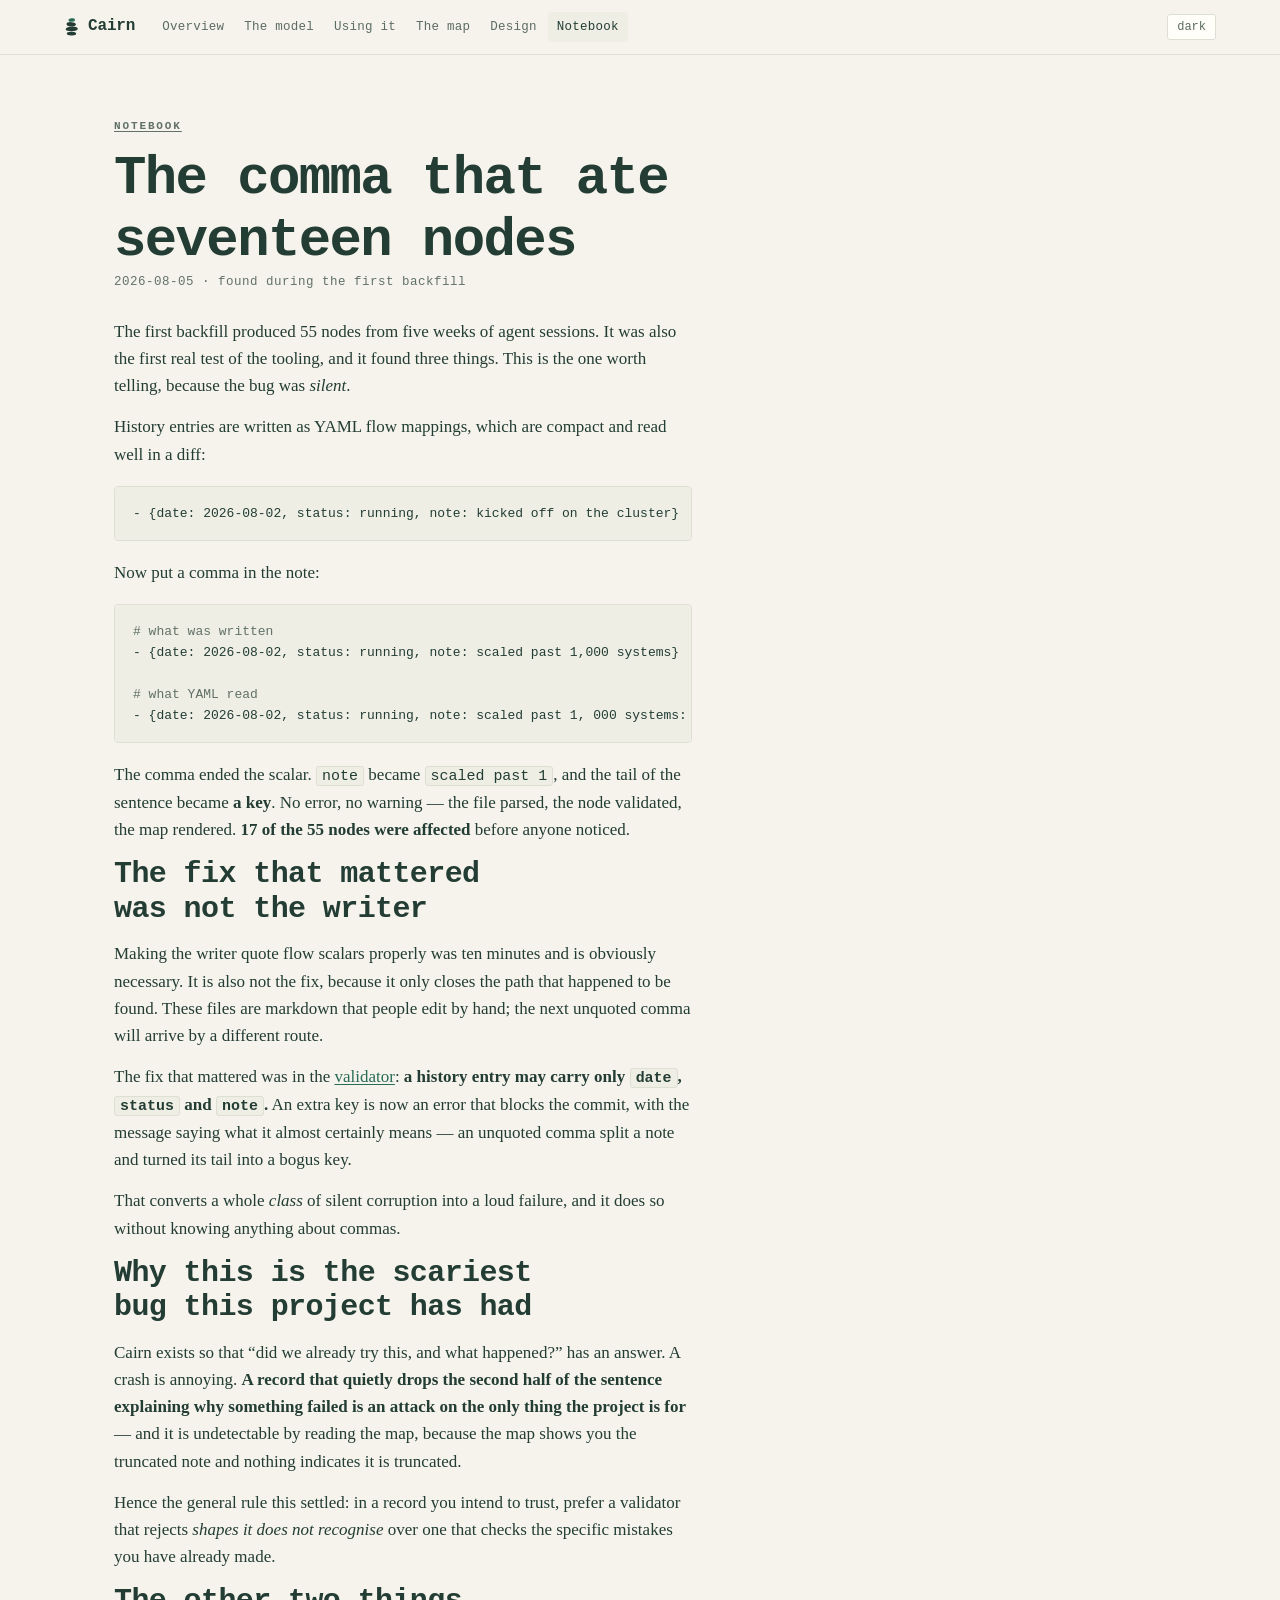
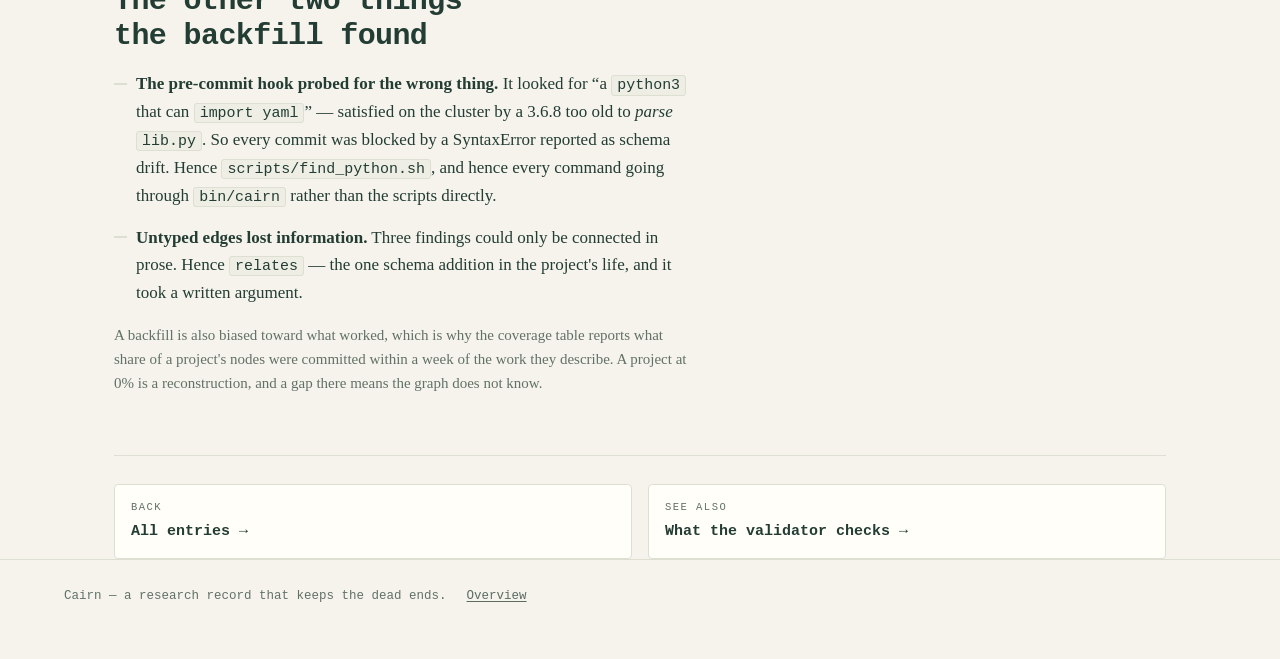
<file: site/blog/2026-08-05-the-comma.html>
<!DOCTYPE html>
<html lang="en">
<head>
<meta charset="utf-8">
<meta name="viewport" content="width=device-width, initial-scale=1">
<title>The comma that ate seventeen nodes — Cairn</title>
<meta name="description" content="An unquoted comma in a YAML flow scalar silently turned the tail of a sentence into a key. It hit 17 of the first 55 nodes, and the fix that mattered was not the writer.">
<link rel="stylesheet" href="../cairn.css">
<link rel="icon" href="../img/cairn.svg" type="image/svg+xml">
</head>
<body>

<header class="masthead">
  <a class="brand" href="../index.html">
    <svg viewBox="0 0 64 82" aria-hidden="true">
      <ellipse class="stone a" cx="33" cy="13" rx="14" ry="7.5" transform="rotate(-7 33 13)"/>
      <ellipse class="stone" cx="31" cy="31" rx="20" ry="9" transform="rotate(4 31 31)"/>
      <ellipse class="stone" cx="33" cy="51" rx="26" ry="10" transform="rotate(-3 33 51)"/>
      <ellipse class="stone" cx="32" cy="71" rx="20" ry="8" transform="rotate(2 32 71)"/>
    </svg>
    Cairn
  </a>
  <nav>
    <a href="../index.html">Overview</a>
    <a href="../model.html">The model</a>
    <a href="../workflows.html">Using it</a>
    <a href="../map.html">The map</a>
    <a href="../design.html">Design</a>
    <a href="index.html" aria-current="page">Notebook</a>
  </nav>
  <div class="tools"><button class="ghost" id="theme" type="button">dark</button></div>
</header>

<main class="wrap">
  <article class="prose" style="padding-top:clamp(40px,7vh,80px)">
    <p class="eyebrow"><a href="index.html" style="color:inherit">Notebook</a></p>
    <h1>The comma that ate seventeen nodes</h1>
    <p class="postmeta">2026-08-05 &middot; found during the first backfill</p>

    <p>The first backfill produced 55 nodes from five weeks of agent sessions. It was also
      the first real test of the tooling, and it found three things. This is the one worth
      telling, because the bug was <em>silent</em>.</p>

    <p>History entries are written as YAML flow mappings, which are compact and read well
      in a diff:</p>

    <pre>- {date: 2026-08-02, status: running, note: kicked off on the cluster}</pre>

    <p>Now put a comma in the note:</p>

    <pre><span class="cmt"># what was written</span>
- {date: 2026-08-02, status: running, note: scaled past 1,000 systems}

<span class="cmt"># what YAML read</span>
- {date: 2026-08-02, status: running, note: scaled past 1, 000 systems: null}</pre>

    <p>The comma ended the scalar. <code>note</code> became <code>scaled past 1</code>,
      and the tail of the sentence became <strong>a key</strong>. No error, no warning —
      the file parsed, the node validated, the map rendered. <strong>17 of the 55 nodes
      were affected</strong> before anyone noticed.</p>

    <h2>The fix that mattered was not the writer</h2>

    <p>Making the writer quote flow scalars properly was ten minutes and is obviously
      necessary. It is also not the fix, because it only closes the path that happened to
      be found. These files are markdown that people edit by hand; the next unquoted comma
      will arrive by a different route.</p>

    <p>The fix that mattered was in the <a href="../model.html#validator">validator</a>:
      <strong>a history entry may carry only <code>date</code>, <code>status</code> and
      <code>note</code>.</strong> An extra key is now an error that blocks the commit,
      with the message saying what it almost certainly means — an unquoted comma split a
      note and turned its tail into a bogus key.</p>

    <p>That converts a whole <em>class</em> of silent corruption into a loud failure, and
      it does so without knowing anything about commas.</p>

    <h2>Why this is the scariest bug this project has had</h2>

    <p>Cairn exists so that “did we already try this, and what happened?” has an answer.
      A crash is annoying. <strong>A record that quietly drops the second half of the
      sentence explaining why something failed is an attack on the only thing the project
      is for</strong> — and it is undetectable by reading the map, because the map shows
      you the truncated note and nothing indicates it is truncated.</p>

    <p>Hence the general rule this settled: in a record you intend to trust, prefer a
      validator that rejects <em>shapes it does not recognise</em> over one that checks
      the specific mistakes you have already made.</p>

    <h2>The other two things the backfill found</h2>

    <ul class="ticks">
      <li><strong>The pre-commit hook probed for the wrong thing.</strong> It looked for “a
        <code>python3</code> that can <code>import yaml</code>” — satisfied on the cluster
        by a 3.6.8 too old to <em>parse</em> <code>lib.py</code>. So every commit was
        blocked by a SyntaxError reported as schema drift. Hence
        <code>scripts/find_python.sh</code>, and hence every command going through
        <code>bin/cairn</code> rather than the scripts directly.</li>
      <li><strong>Untyped edges lost information.</strong> Three findings could only be
        connected in prose. Hence <code>relates</code> — the one schema addition in the
        project's life, and it took a written argument.</li>
    </ul>

    <p class="faint">A backfill is also biased toward what worked, which is why the
      coverage table reports what share of a project's nodes were committed within a week
      of the work they describe. A project at 0% is a reconstruction, and a gap there
      means the graph does not know.</p>

  </article>

  <div class="next">
    <a href="index.html"><span class="l">back</span><span class="t">All entries &rarr;</span></a>
    <a href="../model.html#validator"><span class="l">see also</span><span class="t">What the validator checks &rarr;</span></a>
  </div>
</main>

<footer class="pagefoot">
  <div class="wrap">
    <span>Cairn &mdash; a research record that keeps the dead ends.</span>
    <a href="../index.html">Overview</a>
  </div>
</footer>

<script src="../cairn.js"></script>
</body>
</html>
</file>
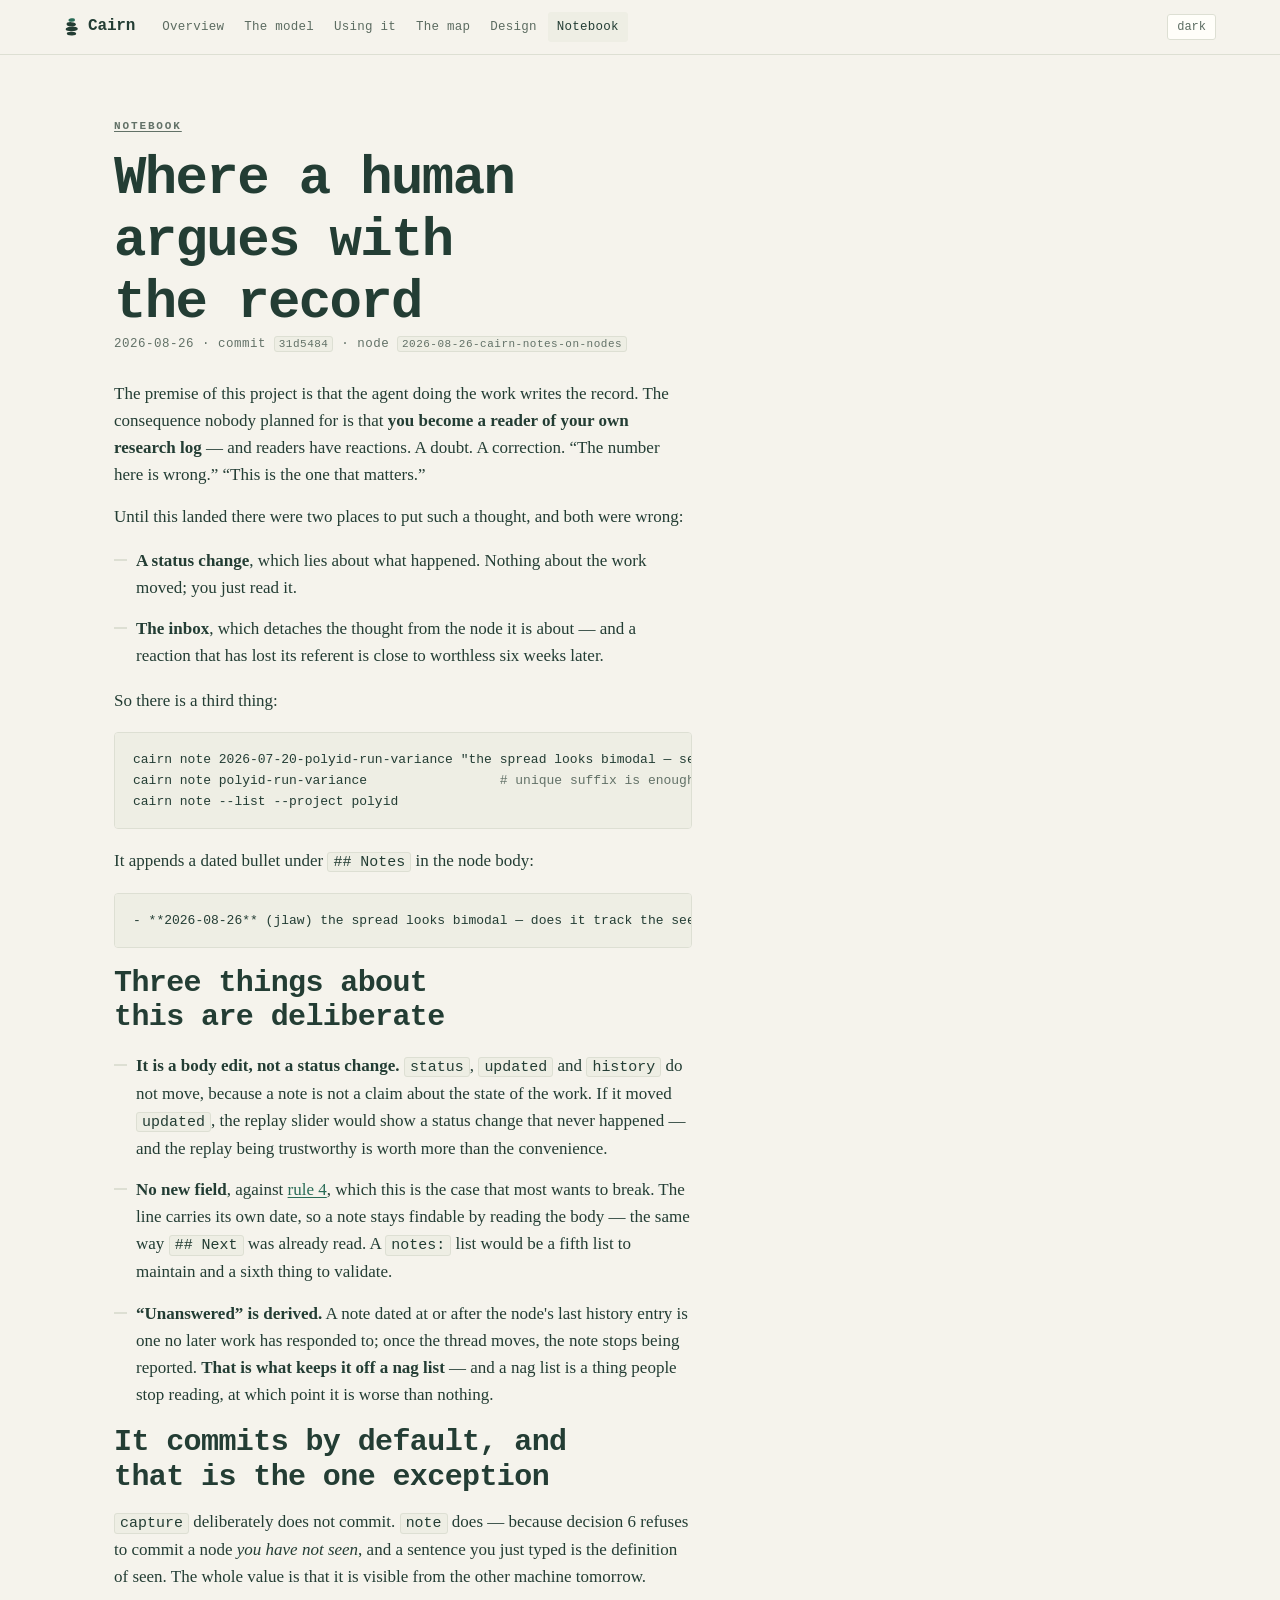
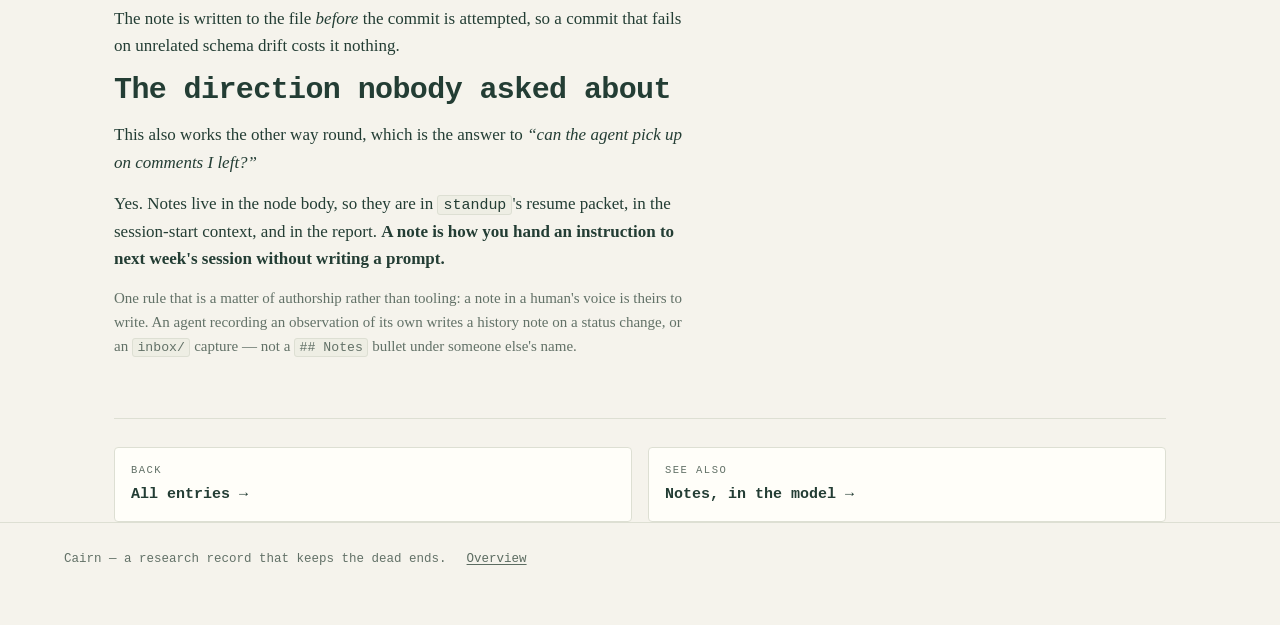
<file: site/blog/2026-08-26-notes-on-nodes.html>
<!DOCTYPE html>
<html lang="en">
<head>
<meta charset="utf-8">
<meta name="viewport" content="width=device-width, initial-scale=1">
<title>Where a human argues with the record — Cairn</title>
<meta name="description" content="The agent writes the node; you read it a week later and think the number is wrong. Until this landed there was nowhere honest to put that.">
<link rel="stylesheet" href="../cairn.css">
<link rel="icon" href="../img/cairn.svg" type="image/svg+xml">
</head>
<body>

<header class="masthead">
  <a class="brand" href="../index.html">
    <svg viewBox="0 0 64 82" aria-hidden="true">
      <ellipse class="stone a" cx="33" cy="13" rx="14" ry="7.5" transform="rotate(-7 33 13)"/>
      <ellipse class="stone" cx="31" cy="31" rx="20" ry="9" transform="rotate(4 31 31)"/>
      <ellipse class="stone" cx="33" cy="51" rx="26" ry="10" transform="rotate(-3 33 51)"/>
      <ellipse class="stone" cx="32" cy="71" rx="20" ry="8" transform="rotate(2 32 71)"/>
    </svg>
    Cairn
  </a>
  <nav>
    <a href="../index.html">Overview</a>
    <a href="../model.html">The model</a>
    <a href="../workflows.html">Using it</a>
    <a href="../map.html">The map</a>
    <a href="../design.html">Design</a>
    <a href="index.html" aria-current="page">Notebook</a>
  </nav>
  <div class="tools"><button class="ghost" id="theme" type="button">dark</button></div>
</header>

<main class="wrap">
  <article class="prose" style="padding-top:clamp(40px,7vh,80px)">
    <p class="eyebrow"><a href="index.html" style="color:inherit">Notebook</a></p>
    <h1>Where a human argues with the record</h1>
    <p class="postmeta">2026-08-26 &middot; commit <code>31d5484</code> &middot; node <code>2026-08-26-cairn-notes-on-nodes</code></p>

    <p>The premise of this project is that the agent doing the work writes the record. The
      consequence nobody planned for is that <strong>you become a reader of your own
      research log</strong> — and readers have reactions. A doubt. A correction. “The
      number here is wrong.” “This is the one that matters.”</p>

    <p>Until this landed there were two places to put such a thought, and both were
      wrong:</p>

    <ul class="ticks">
      <li><strong>A status change</strong>, which lies about what happened. Nothing about
        the work moved; you just read it.</li>
      <li><strong>The inbox</strong>, which detaches the thought from the node it is
        about — and a reaction that has lost its referent is close to worthless six weeks
        later.</li>
    </ul>

    <p>So there is a third thing:</p>

    <pre>cairn note 2026-07-20-polyid-run-variance "the spread looks bimodal &mdash; seeds?"
cairn note polyid-run-variance                 <span class="cmt"># unique suffix is enough; opens $EDITOR</span>
cairn note --list --project polyid</pre>

    <p>It appends a dated bullet under <code>## Notes</code> in the node body:</p>

    <pre>- **2026-08-26** (jlaw) the spread looks bimodal &mdash; does it track the seed?</pre>

    <h2>Three things about this are deliberate</h2>

    <ul class="ticks">
      <li><strong>It is a body edit, not a status change.</strong> <code>status</code>,
        <code>updated</code> and <code>history</code> do not move, because a note is not a
        claim about the state of the work. If it moved <code>updated</code>, the replay
        slider would show a status change that never happened — and the replay being
        trustworthy is worth more than the convenience.</li>
      <li><strong>No new field</strong>, against
        <a href="../design.html#decisions">rule 4</a>, which this is the case that most
        wants to break. The line carries its own date, so a note stays findable by reading
        the body — the same way <code>## Next</code> was already read. A
        <code>notes:</code> list would be a fifth list to maintain and a sixth thing to
        validate.</li>
      <li><strong>“Unanswered” is derived.</strong> A note dated at or after the node's
        last history entry is one no later work has responded to; once the thread moves,
        the note stops being reported. <strong>That is what keeps it off a nag
        list</strong> — and a nag list is a thing people stop reading, at which point it
        is worse than nothing.</li>
    </ul>

    <h2>It commits by default, and that is the one exception</h2>

    <p><code>capture</code> deliberately does not commit. <code>note</code> does — because
      decision 6 refuses to commit a node <em>you have not seen</em>, and a sentence you
      just typed is the definition of seen. The whole value is that it is visible from the
      other machine tomorrow.</p>

    <p>The note is written to the file <em>before</em> the commit is attempted, so a commit
      that fails on unrelated schema drift costs it nothing.</p>

    <h2>The direction nobody asked about</h2>

    <p>This also works the other way round, which is the answer to <em>“can the agent pick
      up on comments I left?”</em></p>

    <p>Yes. Notes live in the node body, so they are in <code>standup</code>'s resume
      packet, in the session-start context, and in the report. <strong>A note is how you
      hand an instruction to next week's session without writing a prompt.</strong></p>

    <p class="faint">One rule that is a matter of authorship rather than tooling: a note in
      a human's voice is theirs to write. An agent recording an observation of its own
      writes a history note on a status change, or an <code>inbox/</code> capture &mdash;
      not a <code>## Notes</code> bullet under someone else's name.</p>

  </article>

  <div class="next">
    <a href="index.html"><span class="l">back</span><span class="t">All entries &rarr;</span></a>
    <a href="../model.html#notes"><span class="l">see also</span><span class="t">Notes, in the model &rarr;</span></a>
  </div>
</main>

<footer class="pagefoot">
  <div class="wrap">
    <span>Cairn &mdash; a research record that keeps the dead ends.</span>
    <a href="../index.html">Overview</a>
  </div>
</footer>

<script src="../cairn.js"></script>
</body>
</html>
</file>
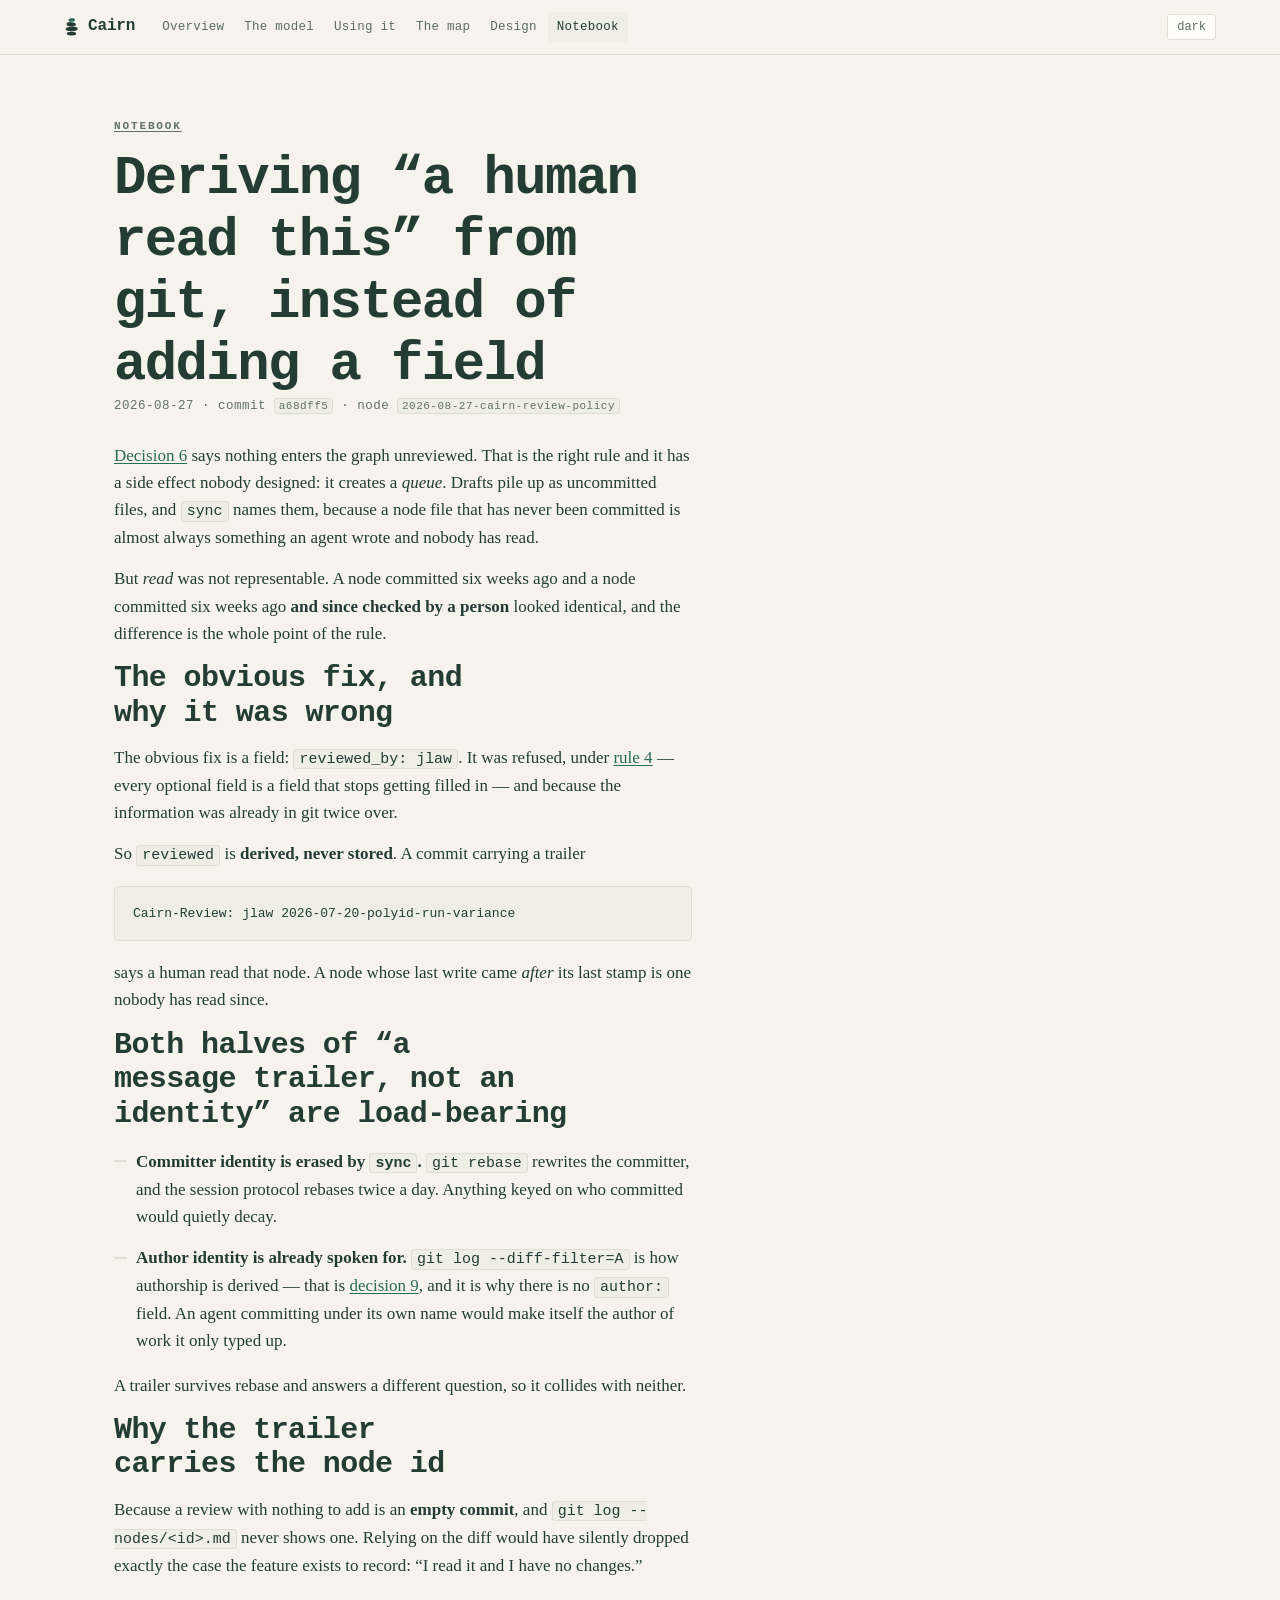
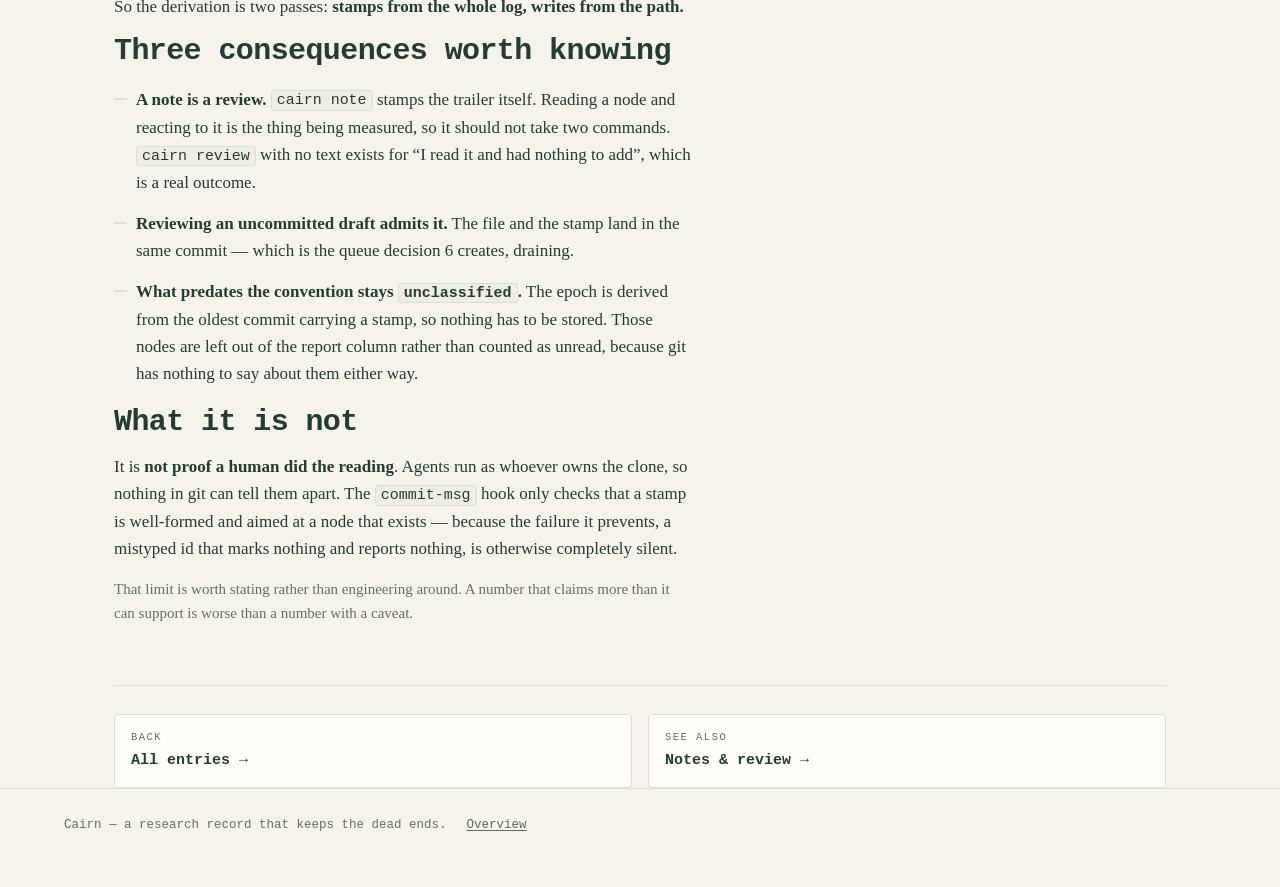
<file: site/blog/2026-08-27-read-by-a-human.html>
<!DOCTYPE html>
<html lang="en">
<head>
<meta charset="utf-8">
<meta name="viewport" content="width=device-width, initial-scale=1">
<title>Deriving “a human read this” from git, instead of adding a field — Cairn</title>
<meta name="description" content="A commit trailer, two passes over the log, and no new field: how Cairn tells a node nobody has read from a node nobody has written.">
<link rel="stylesheet" href="../cairn.css">
<link rel="icon" href="../img/cairn.svg" type="image/svg+xml">
</head>
<body>

<header class="masthead">
  <a class="brand" href="../index.html">
    <svg viewBox="0 0 64 82" aria-hidden="true">
      <ellipse class="stone a" cx="33" cy="13" rx="14" ry="7.5" transform="rotate(-7 33 13)"/>
      <ellipse class="stone" cx="31" cy="31" rx="20" ry="9" transform="rotate(4 31 31)"/>
      <ellipse class="stone" cx="33" cy="51" rx="26" ry="10" transform="rotate(-3 33 51)"/>
      <ellipse class="stone" cx="32" cy="71" rx="20" ry="8" transform="rotate(2 32 71)"/>
    </svg>
    Cairn
  </a>
  <nav>
    <a href="../index.html">Overview</a>
    <a href="../model.html">The model</a>
    <a href="../workflows.html">Using it</a>
    <a href="../map.html">The map</a>
    <a href="../design.html">Design</a>
    <a href="index.html" aria-current="page">Notebook</a>
  </nav>
  <div class="tools"><button class="ghost" id="theme" type="button">dark</button></div>
</header>

<main class="wrap">
  <article class="prose" style="padding-top:clamp(40px,7vh,80px)">
    <p class="eyebrow"><a href="index.html" style="color:inherit">Notebook</a></p>
    <h1>Deriving “a human read this” from git, instead of adding a field</h1>
    <p class="postmeta">2026-08-27 &middot; commit <code>a68dff5</code> &middot; node <code>2026-08-27-cairn-review-policy</code></p>

    <p><a href="../design.html#decisions">Decision 6</a> says nothing enters the graph
      unreviewed. That is the right rule and it has a side effect nobody designed: it
      creates a <em>queue</em>. Drafts pile up as uncommitted files, and
      <code>sync</code> names them, because a node file that has never been committed is
      almost always something an agent wrote and nobody has read.</p>

    <p>But <em>read</em> was not representable. A node committed six weeks ago and a node
      committed six weeks ago <strong>and since checked by a person</strong> looked
      identical, and the difference is the whole point of the rule.</p>

    <h2>The obvious fix, and why it was wrong</h2>

    <p>The obvious fix is a field: <code>reviewed_by: jlaw</code>. It was refused, under
      <a href="../design.html#decisions">rule 4</a> — every optional field is a field that
      stops getting filled in — and because the information was already in git twice
      over.</p>

    <p>So <code>reviewed</code> is <strong>derived, never stored</strong>. A commit
      carrying a trailer</p>

    <pre>Cairn-Review: jlaw 2026-07-20-polyid-run-variance</pre>

    <p>says a human read that node. A node whose last write came <em>after</em> its last
      stamp is one nobody has read since.</p>

    <h2>Both halves of “a message trailer, not an identity” are load-bearing</h2>

    <ul class="ticks">
      <li><strong>Committer identity is erased by <code>sync</code>.</strong>
        <code>git rebase</code> rewrites the committer, and the session protocol rebases
        twice a day. Anything keyed on who committed would quietly decay.</li>
      <li><strong>Author identity is already spoken for.</strong>
        <code>git log --diff-filter=A</code> is how authorship is derived — that is
        <a href="../design.html#decisions">decision 9</a>, and it is why there is no
        <code>author:</code> field. An agent committing under its own name would make
        itself the author of work it only typed up.</li>
    </ul>

    <p>A trailer survives rebase and answers a different question, so it collides with
      neither.</p>

    <h2>Why the trailer carries the node id</h2>

    <p>Because a review with nothing to add is an <strong>empty commit</strong>, and
      <code>git log -- nodes/&lt;id&gt;.md</code> never shows one. Relying on the diff
      would have silently dropped exactly the case the feature exists to record: “I read
      it and I have no changes.”</p>

    <p>So the derivation is two passes: <strong>stamps from the whole log, writes from the
      path.</strong></p>

    <h2>Three consequences worth knowing</h2>

    <ul class="ticks">
      <li><strong>A note is a review.</strong> <code>cairn note</code> stamps the trailer
        itself. Reading a node and reacting to it is the thing being measured, so it
        should not take two commands. <code>cairn review</code> with no text exists for
        “I read it and had nothing to add”, which is a real outcome.</li>
      <li><strong>Reviewing an uncommitted draft admits it.</strong> The file and the
        stamp land in the same commit — which is the queue decision 6 creates,
        draining.</li>
      <li><strong>What predates the convention stays <code>unclassified</code>.</strong>
        The epoch is derived from the oldest commit carrying a stamp, so nothing has to be
        stored. Those nodes are left out of the report column rather than counted as
        unread, because git has nothing to say about them either way.</li>
    </ul>

    <h2>What it is not</h2>

    <p>It is <strong>not proof a human did the reading</strong>. Agents run as whoever
      owns the clone, so nothing in git can tell them apart. The <code>commit-msg</code>
      hook only checks that a stamp is well-formed and aimed at a node that exists —
      because the failure it prevents, a mistyped id that marks nothing and reports
      nothing, is otherwise completely silent.</p>

    <p class="faint">That limit is worth stating rather than engineering around. A number
      that claims more than it can support is worse than a number with a caveat.</p>

  </article>

  <div class="next">
    <a href="index.html"><span class="l">back</span><span class="t">All entries &rarr;</span></a>
    <a href="../workflows.html#reacting"><span class="l">see also</span><span class="t">Notes &amp; review &rarr;</span></a>
  </div>
</main>

<footer class="pagefoot">
  <div class="wrap">
    <span>Cairn &mdash; a research record that keeps the dead ends.</span>
    <a href="../index.html">Overview</a>
  </div>
</footer>

<script src="../cairn.js"></script>
</body>
</html>
</file>
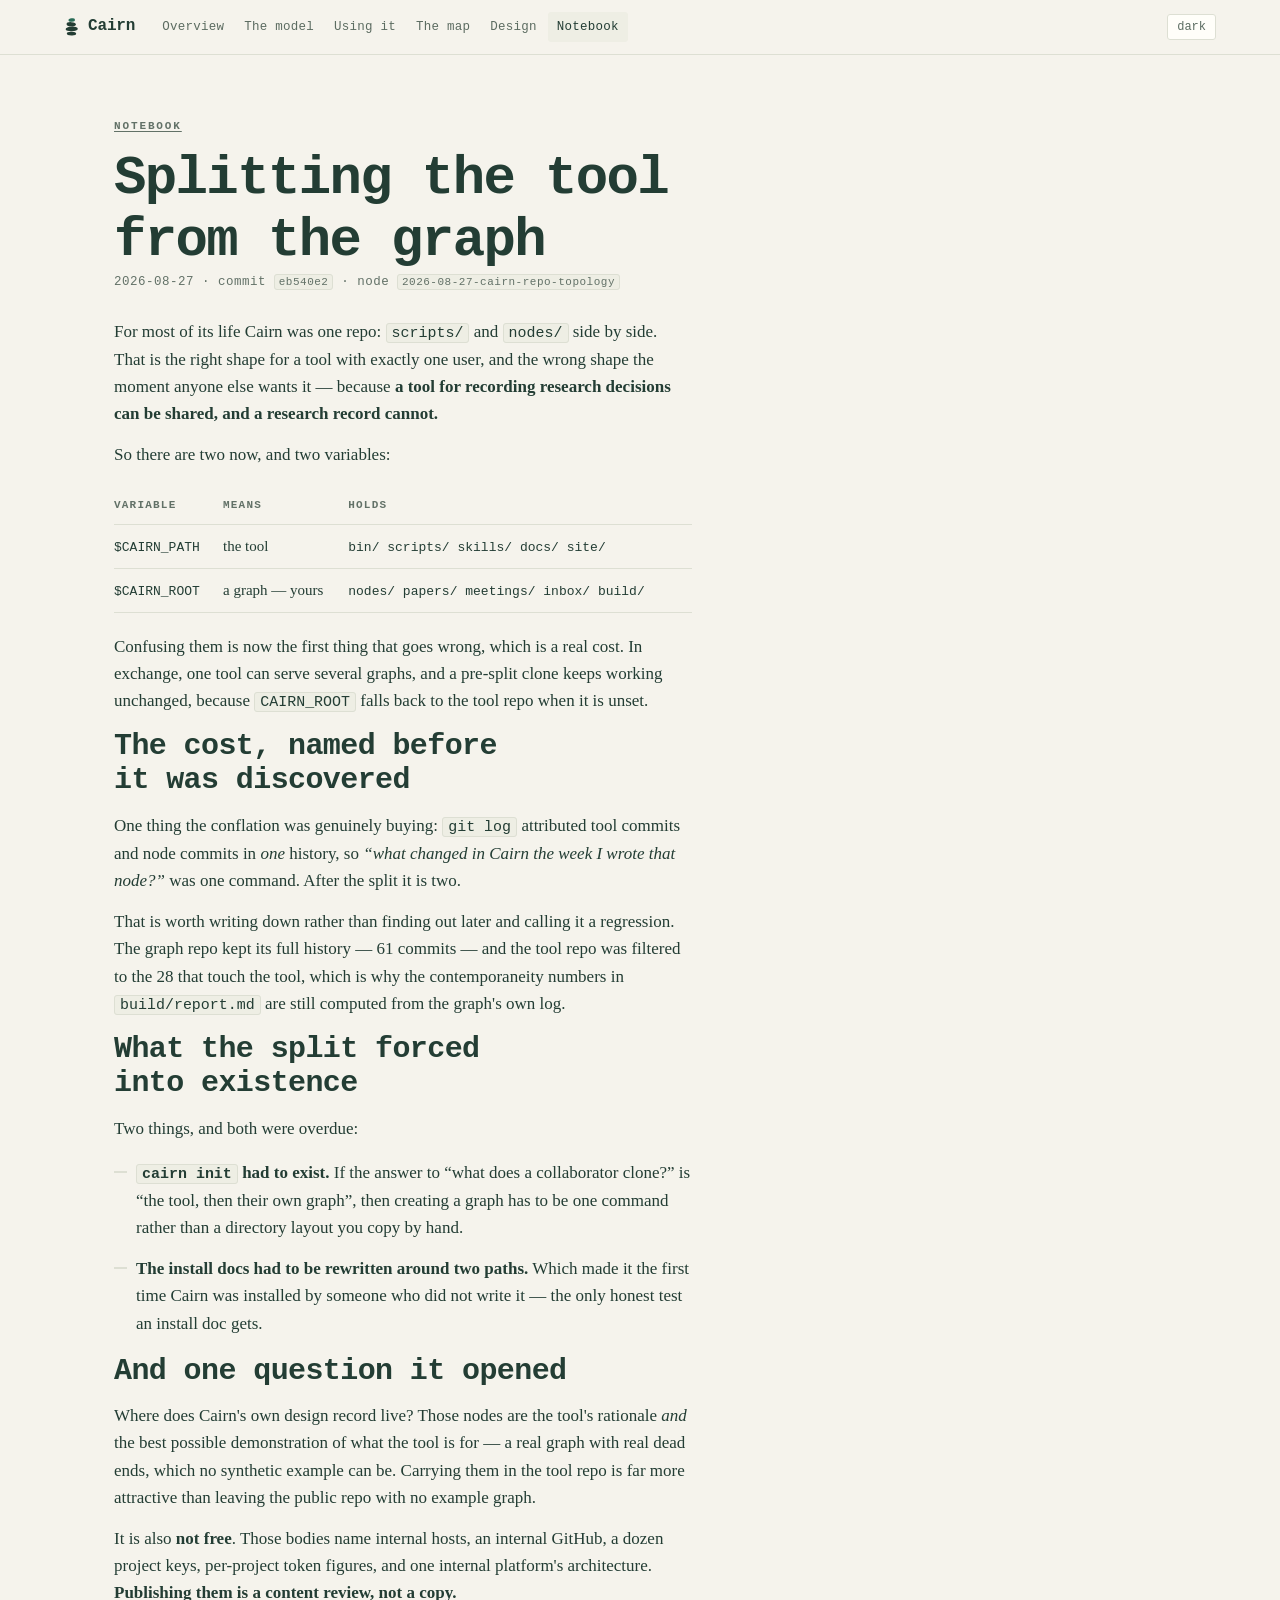
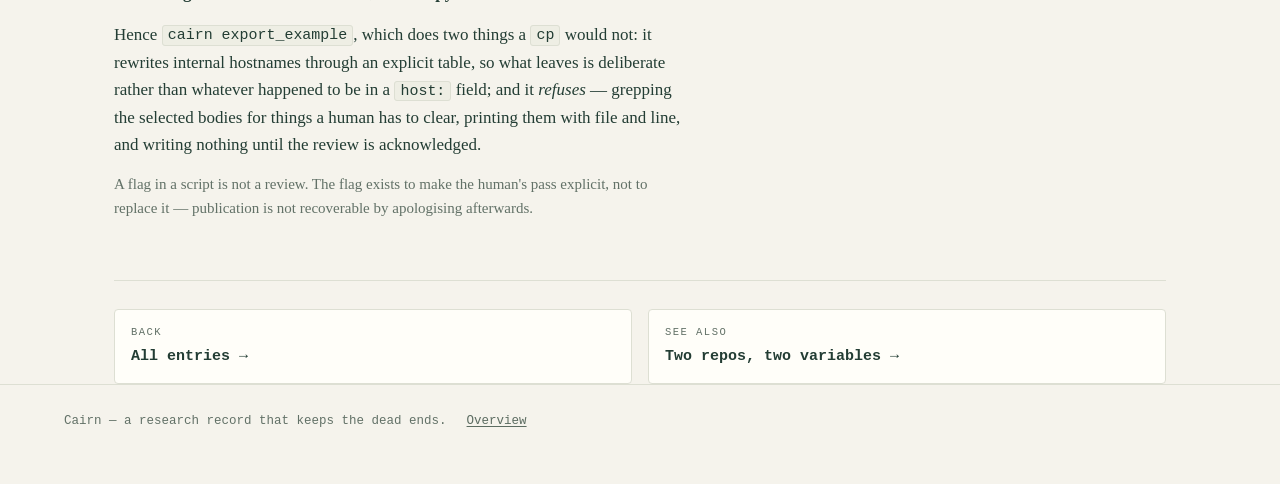
<file: site/blog/2026-08-27-splitting-tool-from-graph.html>
<!DOCTYPE html>
<html lang="en">
<head>
<meta charset="utf-8">
<meta name="viewport" content="width=device-width, initial-scale=1">
<title>Splitting the tool from the graph — Cairn</title>
<meta name="description" content="One repo became two, because a tool for recording research can be shared and a research record cannot. What it cost, and what the conflation was actually buying.">
<link rel="stylesheet" href="../cairn.css">
<link rel="icon" href="../img/cairn.svg" type="image/svg+xml">
</head>
<body>

<header class="masthead">
  <a class="brand" href="../index.html">
    <svg viewBox="0 0 64 82" aria-hidden="true">
      <ellipse class="stone a" cx="33" cy="13" rx="14" ry="7.5" transform="rotate(-7 33 13)"/>
      <ellipse class="stone" cx="31" cy="31" rx="20" ry="9" transform="rotate(4 31 31)"/>
      <ellipse class="stone" cx="33" cy="51" rx="26" ry="10" transform="rotate(-3 33 51)"/>
      <ellipse class="stone" cx="32" cy="71" rx="20" ry="8" transform="rotate(2 32 71)"/>
    </svg>
    Cairn
  </a>
  <nav>
    <a href="../index.html">Overview</a>
    <a href="../model.html">The model</a>
    <a href="../workflows.html">Using it</a>
    <a href="../map.html">The map</a>
    <a href="../design.html">Design</a>
    <a href="index.html" aria-current="page">Notebook</a>
  </nav>
  <div class="tools"><button class="ghost" id="theme" type="button">dark</button></div>
</header>

<main class="wrap">
  <article class="prose" style="padding-top:clamp(40px,7vh,80px)">
    <p class="eyebrow"><a href="index.html" style="color:inherit">Notebook</a></p>
    <h1>Splitting the tool from the graph</h1>
    <p class="postmeta">2026-08-27 &middot; commit <code>eb540e2</code> &middot; node <code>2026-08-27-cairn-repo-topology</code></p>

    <p>For most of its life Cairn was one repo: <code>scripts/</code> and
      <code>nodes/</code> side by side. That is the right shape for a tool with exactly
      one user, and the wrong shape the moment anyone else wants it — because
      <strong>a tool for recording research decisions can be shared, and a research record
      cannot.</strong></p>

    <p>So there are two now, and two variables:</p>

    <div class="table-wrap">
      <table>
        <thead><tr><th>variable</th><th>means</th><th>holds</th></tr></thead>
        <tbody>
          <tr><td class="mono">$CAIRN_PATH</td><td>the tool</td>
            <td class="mono">bin/ scripts/ skills/ docs/ site/</td></tr>
          <tr><td class="mono">$CAIRN_ROOT</td><td>a graph &mdash; yours</td>
            <td class="mono">nodes/ papers/ meetings/ inbox/ build/</td></tr>
        </tbody>
      </table>
    </div>

    <p>Confusing them is now the first thing that goes wrong, which is a real cost. In
      exchange, one tool can serve several graphs, and a pre-split clone keeps working
      unchanged, because <code>CAIRN_ROOT</code> falls back to the tool repo when it is
      unset.</p>

    <h2>The cost, named before it was discovered</h2>

    <p>One thing the conflation was genuinely buying: <code>git log</code> attributed tool
      commits and node commits in <em>one</em> history, so <em>“what changed in Cairn the
      week I wrote that node?”</em> was one command. After the split it is two.</p>

    <p>That is worth writing down rather than finding out later and calling it a
      regression. The graph repo kept its full history — 61 commits — and the tool repo
      was filtered to the 28 that touch the tool, which is why the contemporaneity numbers
      in <code>build/report.md</code> are still computed from the graph's own log.</p>

    <h2>What the split forced into existence</h2>

    <p>Two things, and both were overdue:</p>

    <ul class="ticks">
      <li><strong><code>cairn init</code> had to exist.</strong> If the answer to “what
        does a collaborator clone?” is “the tool, then their own graph”, then creating a
        graph has to be one command rather than a directory layout you copy by hand.</li>
      <li><strong>The install docs had to be rewritten around two paths.</strong> Which
        made it the first time Cairn was installed by someone who did not write it — the
        only honest test an install doc gets.</li>
    </ul>

    <h2>And one question it opened</h2>

    <p>Where does Cairn's own design record live? Those nodes are the tool's rationale
      <em>and</em> the best possible demonstration of what the tool is for — a real graph
      with real dead ends, which no synthetic example can be. Carrying them in the tool
      repo is far more attractive than leaving the public repo with no example graph.</p>

    <p>It is also <strong>not free</strong>. Those bodies name internal hosts, an internal
      GitHub, a dozen project keys, per-project token figures, and one internal platform's
      architecture. <strong>Publishing them is a content review, not a copy.</strong></p>

    <p>Hence <code>cairn export_example</code>, which does two things a <code>cp</code>
      would not: it rewrites internal hostnames through an explicit table, so what leaves
      is deliberate rather than whatever happened to be in a <code>host:</code> field; and
      it <em>refuses</em> — grepping the selected bodies for things a human has to clear,
      printing them with file and line, and writing nothing until the review is
      acknowledged.</p>

    <p class="faint">A flag in a script is not a review. The flag exists to make the
      human's pass explicit, not to replace it — publication is not recoverable by
      apologising afterwards.</p>

  </article>

  <div class="next">
    <a href="index.html"><span class="l">back</span><span class="t">All entries &rarr;</span></a>
    <a href="../workflows.html#two-repos"><span class="l">see also</span><span class="t">Two repos, two variables &rarr;</span></a>
  </div>
</main>

<footer class="pagefoot">
  <div class="wrap">
    <span>Cairn &mdash; a research record that keeps the dead ends.</span>
    <a href="../index.html">Overview</a>
  </div>
</footer>

<script src="../cairn.js"></script>
</body>
</html>
</file>
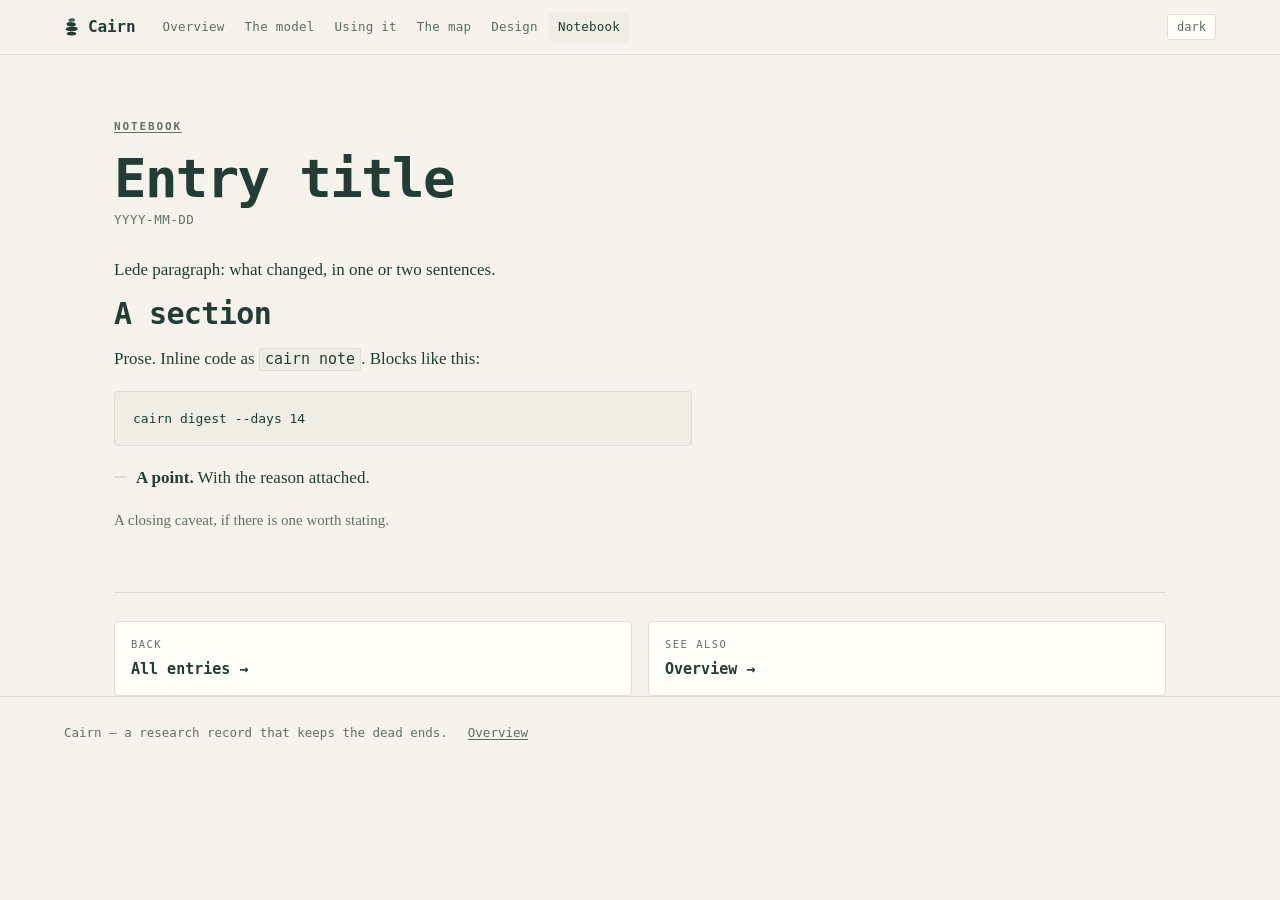
<file: site/blog/_template.html>
<!DOCTYPE html>
<html lang="en">
<head>
<meta charset="utf-8">
<meta name="viewport" content="width=device-width, initial-scale=1">
<title>Entry title — Cairn</title>
<meta name="description" content="One sentence for search results and the card on the index.">
<link rel="stylesheet" href="../cairn.css">
<link rel="icon" href="../img/cairn.svg" type="image/svg+xml">
</head>
<body>

<header class="masthead">
  <a class="brand" href="../index.html">
    <svg viewBox="0 0 64 82" aria-hidden="true">
      <ellipse class="stone a" cx="33" cy="13" rx="14" ry="7.5" transform="rotate(-7 33 13)"/>
      <ellipse class="stone" cx="31" cy="31" rx="20" ry="9" transform="rotate(4 31 31)"/>
      <ellipse class="stone" cx="33" cy="51" rx="26" ry="10" transform="rotate(-3 33 51)"/>
      <ellipse class="stone" cx="32" cy="71" rx="20" ry="8" transform="rotate(2 32 71)"/>
    </svg>
    Cairn
  </a>
  <nav>
    <a href="../index.html">Overview</a>
    <a href="../model.html">The model</a>
    <a href="../workflows.html">Using it</a>
    <a href="../map.html">The map</a>
    <a href="../design.html">Design</a>
    <a href="index.html" aria-current="page">Notebook</a>
  </nav>
  <div class="tools"><button class="ghost" id="theme" type="button">dark</button></div>
</header>

<main class="wrap">
  <article class="prose" style="padding-top:clamp(40px,7vh,80px)">
    <p class="eyebrow"><a href="index.html" style="color:inherit">Notebook</a></p>
    <h1>Entry title</h1>
    <p class="postmeta">YYYY-MM-DD</p>

    <p>Lede paragraph: what changed, in one or two sentences.</p>

    <h2>A section</h2>

    <p>Prose. Inline code as <code>cairn note</code>. Blocks like this:</p>

    <pre>cairn digest --days 14</pre>

    <ul class="ticks">
      <li><strong>A point.</strong> With the reason attached.</li>
    </ul>

    <p class="faint">A closing caveat, if there is one worth stating.</p>

    <!-- To publish: rename to YYYY-MM-DD-slug.html, fill in the <title>, the
         <h1>, the meta description and the postmeta line above, then add one
         <li> to the list in index.html. No build step. -->

  </article>

  <div class="next">
    <a href="index.html"><span class="l">back</span><span class="t">All entries &rarr;</span></a>
    <a href="../index.html"><span class="l">see also</span><span class="t">Overview &rarr;</span></a>
  </div>
</main>

<footer class="pagefoot">
  <div class="wrap">
    <span>Cairn &mdash; a research record that keeps the dead ends.</span>
    <a href="../index.html">Overview</a>
  </div>
</footer>

<script src="../cairn.js"></script>
</body>
</html>
</file>
<file: site/cairn.css>
/* Cairn — site styles.
 *
 * The palette, the type pairing and the status/relation hues are lifted
 * verbatim from scripts/graph_template.html, so the mark, the map, the deck and
 * this site stay one visual system. If you change a colour here, change it
 * there — the map is the authority.
 *
 * No build step, no CDN, no framework. One stylesheet, hand-written, the same
 * way build/graph.html is one file you open from disk.
 */

:root {
  --bg: #f5f3ec; --panel: #fffef9; --panel-2: #eeeee4; --line: #dddfd3;
  --ink: #233d34; --ink-dim: #5c6c61; --ink-faint: #627167;
  --accent: #286b56;
  --good: #35a06a; --bad: #c0504a; --active: #3d86cc; --pending: #c99a2e; --idle: #6b7280;
  --supports: #157f77; --contradicts: #a83a70; --supersedes: #6b4dbd; --resolves: #1f7f8f;
  --code-bg: #eeeee4; --lane: #f0f0e6;
  --shadow: 0 1px 2px rgba(26,29,34,.06), 0 8px 24px rgba(26,29,34,.06);

  --mono: ui-monospace, "SF Mono", SFMono-Regular, "JetBrains Mono", "IBM Plex Mono", Menlo, Consolas, monospace;
  --serif: "Iowan Old Style", Charter, Georgia, "Times New Roman", serif;

  --measure: 68ch;
  --gutter: clamp(20px, 5vw, 64px);
}

/* Three theme states, and all three are defined on purpose. The default
   (no data-theme) follows the OS; an explicit choice wins in both directions. */
@media (prefers-color-scheme: dark) {
  :root:not([data-theme="light"]) {
    --bg: #141d1c; --panel: #1b2725; --panel-2: #24332f; --line: #354640;
    --ink: #e9ede5; --ink-dim: #b0bdb5; --ink-faint: #8d9e94;
    --accent: #8fcbbb;
    --supports: #2aa198; --contradicts: #cc5490; --supersedes: #8f6fd6; --resolves: #3fb0bf;
    --code-bg: #24332f; --lane: #18231f;
    --shadow: 0 1px 2px rgba(0,0,0,.4), 0 10px 30px rgba(0,0,0,.35);
  }
}
:root[data-theme="dark"] {
  --bg: #141d1c; --panel: #1b2725; --panel-2: #24332f; --line: #354640;
  --ink: #e9ede5; --ink-dim: #b0bdb5; --ink-faint: #8d9e94;
  --accent: #8fcbbb;
  --supports: #2aa198; --contradicts: #cc5490; --supersedes: #8f6fd6; --resolves: #3fb0bf;
  --code-bg: #24332f; --lane: #18231f;
  --shadow: 0 1px 2px rgba(0,0,0,.4), 0 10px 30px rgba(0,0,0,.35);
}

*, *::before, *::after { box-sizing: border-box; }
html { scroll-behavior: smooth; scroll-padding-top: 80px; }
@media (prefers-reduced-motion: reduce) { html { scroll-behavior: auto; } }

body {
  margin: 0;
  background: var(--bg);
  color: var(--ink);
  font-family: var(--serif);
  font-size: 17px;
  line-height: 1.6;
  -webkit-text-size-adjust: 100%;
}

/* ---------------------------------------------------------------- masthead */

.masthead {
  position: sticky; top: 0; z-index: 20;
  display: flex; align-items: center; gap: 18px;
  padding: 12px var(--gutter);
  /* Solid first: a browser without color-mix() would otherwise drop the
     declaration entirely and render a transparent bar over scrolling text. */
  background: var(--bg);
  background: color-mix(in srgb, var(--bg) 88%, transparent);
  backdrop-filter: blur(8px);
  border-bottom: 1px solid var(--line);
}
@supports not (backdrop-filter: blur(8px)) { .masthead { background: var(--bg); } }

.brand {
  display: flex; align-items: center; gap: 9px;
  font-family: var(--mono); font-weight: 600; font-size: 16px;
  letter-spacing: -.01em; color: var(--ink); text-decoration: none;
}
.brand svg { display: block; width: 15px; height: auto; }
.brand .stone { fill: var(--ink); }
.brand .stone.a { fill: var(--accent); }

.masthead nav { display: flex; gap: 2px; flex-wrap: wrap; flex: 1; }
.masthead nav a {
  font-family: var(--mono); font-size: 12.5px; letter-spacing: .02em;
  color: var(--ink-dim); text-decoration: none;
  padding: 5px 9px; border-radius: 3px;
}
.masthead nav a:hover { color: var(--ink); background: var(--panel-2); }
.masthead nav a[aria-current="page"] { color: var(--ink); background: var(--panel-2); }

.masthead .tools { display: flex; gap: 6px; align-items: center; }
button.ghost {
  font-family: var(--mono); font-size: 12px;
  color: var(--ink-dim); background: var(--panel);
  border: 1px solid var(--line); border-radius: 3px;
  padding: 5px 9px; cursor: pointer;
}
button.ghost:hover { color: var(--ink); border-color: var(--ink-faint); }

/* --------------------------------------------------------------- structure */

.wrap { max-width: 1180px; margin: 0 auto; padding: 0 var(--gutter); }

/* Long reference pages get a sticky table of contents on wide screens; it
   collapses out of the way rather than reflowing the prose. */
.withtoc { display: grid; grid-template-columns: minmax(0, 1fr) 210px; gap: 56px; align-items: start; }
.toc { position: sticky; top: 76px; font-family: var(--mono); font-size: 12.5px; padding: 8px 0; }
.toc p { margin: 0 0 8px; color: var(--ink-faint); letter-spacing: .12em; text-transform: uppercase; font-size: 10.5px; }
.toc a {
  display: block; padding: 3.5px 0 3.5px 11px; color: var(--ink-dim);
  text-decoration: none; border-left: 2px solid var(--line); line-height: 1.35;
}
.toc a:hover { color: var(--ink); border-left-color: var(--ink-faint); }
.toc a.active { color: var(--accent); border-left-color: var(--accent); }
@media (max-width: 1000px) { .withtoc { grid-template-columns: minmax(0, 1fr); } .toc { display: none; } }

main { padding-bottom: 96px; }
section { padding-top: 52px; }
.prose { max-width: var(--measure); }

/* ------------------------------------------------------------------- type */

h1, h2, h3, h4 {
  font-family: var(--mono); font-weight: 600; letter-spacing: -.02em;
  line-height: 1.15; text-wrap: balance; margin: 0;
}
h1 { font-size: clamp(34px, 5.6vw, 54px); letter-spacing: -.03em; }
h2 { font-size: clamp(23px, 2.7vw, 30px); margin-bottom: 14px; }
h3 { font-size: 17.5px; letter-spacing: -.005em; margin: 30px 0 8px; }
h4 { font-size: 15px; margin: 22px 0 6px; }

p, li { margin: 0 0 14px; }
.lede { font-size: clamp(19px, 2.1vw, 22px); line-height: 1.45; color: var(--ink-dim); max-width: 54ch; }
.dim { color: var(--ink-dim); }
.faint { color: var(--ink-faint); font-size: 15px; }
.eyebrow {
  font-family: var(--mono); font-size: 11px; font-weight: 600;
  letter-spacing: .17em; text-transform: uppercase; color: var(--ink-faint);
  margin: 0 0 12px;
}
a { color: var(--accent); text-decoration-thickness: 1px; text-underline-offset: 2px; }
strong { font-weight: 700; }
code, .mono { font-family: var(--mono); font-size: .88em; }
:not(pre) > code {
  background: var(--code-bg); border: 1px solid var(--line); border-radius: 3px;
  padding: .08em .34em; overflow-wrap: break-word;
}
.num { font-family: var(--mono); font-variant-numeric: tabular-nums; }

ul, ol { padding-left: 22px; }
ul.ticks { list-style: none; padding-left: 0; }
ul.ticks > li { padding-left: 22px; position: relative; }
ul.ticks > li::before {
  content: ""; position: absolute; left: 0; top: .72em;
  width: 13px; height: 0; border-top: 2px solid var(--line);
}

/* An anchor you can actually grab, without a permanent # in the margin. */
.anchor { color: var(--ink-faint); text-decoration: none; opacity: 0; margin-left: .4em; font-weight: 400; }
h2:hover .anchor, h3:hover .anchor, .anchor:focus { opacity: 1; }

blockquote {
  margin: 26px 0; padding: 2px 0 2px 20px;
  border-left: 3px solid var(--contradicts);
  font-size: clamp(19px, 2.2vw, 24px); line-height: 1.32; text-wrap: balance;
  max-width: 40ch;
}
blockquote cite {
  display: block; margin-top: 12px; font-style: normal;
  font-family: var(--mono); font-size: 12px; color: var(--ink-faint); letter-spacing: .04em;
}

/* ------------------------------------------------------------------- code */

pre {
  font-family: var(--mono); font-size: 13px; line-height: 1.62;
  background: var(--code-bg); border: 1px solid var(--line); border-radius: 4px;
  padding: 16px 18px; overflow-x: auto; white-space: pre; tab-size: 2;
  color: var(--ink); margin: 18px 0;
}
pre.tight { font-size: 12px; line-height: 1.55; }
.k { color: var(--accent); }
.cmt, .prompt { color: var(--ink-faint); }
.note { color: var(--ink-dim); }
.hl { color: var(--contradicts); }
.s-dead { color: var(--bad); font-weight: 700; }
.s-worked { color: var(--good); font-weight: 700; }
.s-running { color: var(--active); font-weight: 700; }
.s-planned { color: var(--pending); font-weight: 700; }

/* ------------------------------------------------------------- components */

.card {
  background: var(--panel); border: 1px solid var(--line); border-radius: 4px;
  padding: 18px 20px; box-shadow: var(--shadow);
}
.card > :last-child { margin-bottom: 0; }
.card h3 { margin-top: 0; }
.card p, .card li { font-size: 15.5px; color: var(--ink-dim); }
.card.accent { border-color: var(--accent); }
.card.accent h3 { color: var(--accent); }
.card.bad { border-color: var(--bad); }
.card.bad h3 { color: var(--bad); }
.card.pending { border-color: var(--pending); }
.card.pending h3 { color: var(--pending); }

.grid { display: grid; gap: 20px; margin: 22px 0; }
.g2 { grid-template-columns: repeat(2, minmax(0, 1fr)); }
.g3 { grid-template-columns: repeat(3, minmax(0, 1fr)); }
.g4 { grid-template-columns: repeat(4, minmax(0, 1fr)); gap: 16px; }
.g-wide-left { grid-template-columns: 1.3fr 1fr; align-items: start; }
@media (max-width: 860px) { .g2, .g3, .g4, .g-wide-left { grid-template-columns: minmax(0, 1fr); } }

.dot { display: inline-block; width: .62em; height: .62em; border-radius: 50%; vertical-align: .04em; }
.d-good { background: var(--good); } .d-bad { background: var(--bad); }
.d-active { background: var(--active); } .d-pending { background: var(--pending); }
.d-idle { background: var(--idle); }

.chip {
  display: inline-block; font-family: var(--mono); font-size: 12px; letter-spacing: .02em;
  border: 1px solid var(--line); border-radius: 999px; padding: .18em .68em;
  color: var(--ink-dim); background: var(--panel); white-space: nowrap;
}

.legend { display: grid; gap: 16px; grid-template-columns: repeat(4, minmax(0, 1fr)); margin: 26px 0; }
@media (max-width: 860px) { .legend { grid-template-columns: repeat(2, minmax(0, 1fr)); } }
.legend-item { border-top: 2px solid currentColor; padding-top: 9px; }
.legend-item b { font-family: var(--mono); font-weight: 600; font-size: 14px; }
.legend-item span { display: block; color: var(--ink-dim); font-size: 14px; line-height: 1.4; font-family: var(--serif); }

table { border-collapse: collapse; width: 100%; margin: 20px 0; }
.table-wrap { overflow-x: auto; margin: 20px 0; }
.table-wrap table { margin: 0; }
th, td {
  text-align: left; padding: 9px 12px 9px 0;
  border-bottom: 1px solid var(--line); font-size: 15px; vertical-align: baseline;
}
th {
  font-family: var(--mono); font-size: 11px; font-weight: 600;
  text-transform: uppercase; letter-spacing: .11em; color: var(--ink-faint);
}
td.mono, td .mono { font-family: var(--mono); font-size: 13px; }

.metrics { display: flex; gap: 40px; flex-wrap: wrap; margin: 26px 0; }
.metric .v {
  display: block; font-family: var(--mono); font-variant-numeric: tabular-nums;
  font-size: 42px; font-weight: 600; letter-spacing: -.03em; line-height: 1;
}
.metric .v small { font-size: .5em; font-weight: 600; }
.metric .l {
  display: block; margin-top: 7px; font-family: var(--mono); font-size: 11px;
  letter-spacing: .12em; text-transform: uppercase; color: var(--ink-faint); line-height: 1.5;
}

figure { margin: 26px 0; }
figure img, figure svg.shot {
  display: block; max-width: 100%; height: auto;
  border: 1px solid var(--line); border-radius: 4px;
  background: var(--panel); box-shadow: var(--shadow);
}
figcaption { font-family: var(--mono); font-size: 12px; color: var(--ink-faint); margin-top: 10px; line-height: 1.5; }

/* Cartoons are inline SVG so they inherit the theme and stay crisp. They are
   diagrams, not pictures — no border, no shadow, they sit in the prose. */
figure.cartoon svg { display: block; width: 100%; height: auto; max-width: 100%; }
.cartoon text { font-family: var(--mono); fill: var(--ink); }
.cartoon .c-dim { fill: var(--ink-dim); }
.cartoon .c-faint { fill: var(--ink-faint); }
.cartoon .c-line { stroke: var(--line); fill: none; }
.cartoon .c-edge { stroke: var(--ink-faint); fill: none; }
.cartoon .c-panel { fill: var(--panel); stroke: var(--line); }
.cartoon .c-lane { fill: var(--lane); }
.cartoon .glyph { stroke: var(--bg); stroke-width: 1.4; }
.cartoon .f-good { fill: var(--good); } .cartoon .f-bad { fill: var(--bad); }
.cartoon .f-active { fill: var(--active); } .cartoon .f-pending { fill: var(--pending); }
.cartoon .f-idle { fill: var(--idle); }

.callout {
  border-left: 3px solid var(--accent); background: var(--panel-2);
  padding: 14px 18px; margin: 22px 0; border-radius: 0 4px 4px 0;
}
.callout > :last-child { margin-bottom: 0; }
.callout.warn { border-left-color: var(--pending); }
.callout p, .callout li { font-size: 15.5px; }

/* Next/prev at the foot of a page — the site should always say where to go. */
.next { display: grid; gap: 16px; grid-template-columns: repeat(2, minmax(0, 1fr)); margin-top: 60px; padding-top: 28px; border-top: 1px solid var(--line); }
@media (max-width: 700px) { .next { grid-template-columns: minmax(0, 1fr); } }
.next a {
  display: block; text-decoration: none; border: 1px solid var(--line);
  border-radius: 4px; padding: 14px 16px; background: var(--panel);
}
.next a:hover { border-color: var(--accent); }
.next a .l { display: block; font-family: var(--mono); font-size: 10.5px; letter-spacing: .14em; text-transform: uppercase; color: var(--ink-faint); }
.next a .t { display: block; font-family: var(--mono); font-size: 15px; font-weight: 600; color: var(--ink); margin-top: 4px; }

.pagefoot {
  border-top: 1px solid var(--line); padding: 26px var(--gutter) 60px;
  font-family: var(--mono); font-size: 12.5px; color: var(--ink-faint);
}
.pagefoot .wrap { padding: 0; display: flex; gap: 20px; flex-wrap: wrap; align-items: baseline; }
.pagefoot a { color: var(--ink-dim); }

/* Post list on the blog index. */
.posts { list-style: none; padding: 0; margin: 30px 0 0; }
.posts li { padding: 20px 0; border-bottom: 1px solid var(--line); margin: 0; }
.posts .d { font-family: var(--mono); font-size: 12px; color: var(--ink-faint); letter-spacing: .04em; }
.posts h3 { margin: 5px 0 6px; font-size: 19px; }
.posts h3 a { text-decoration: none; color: var(--ink); }
.posts h3 a:hover { color: var(--accent); }
.posts p { margin: 0; color: var(--ink-dim); font-size: 15.5px; max-width: var(--measure); }

.postmeta { font-family: var(--mono); font-size: 12.5px; color: var(--ink-faint); letter-spacing: .04em; margin: 0 0 26px; }

/* The live demo needs to be tall to be worth embedding at all. */
.demoframe {
  width: 100%; height: min(78vh, 760px); border: 1px solid var(--line);
  border-radius: 4px; background: var(--panel); box-shadow: var(--shadow); display: block;
}

.hero { padding: clamp(48px, 9vh, 104px) 0 8px; }
.hero .mark { display: block; width: 44px; height: auto; margin-bottom: 26px; }
.hero .mark .stone { fill: var(--ink); }
.hero .mark .stone.a { fill: var(--accent); }
.byline { font-family: var(--mono); font-size: 13px; letter-spacing: .05em; color: var(--ink-faint); display: flex; gap: 14px; flex-wrap: wrap; margin-top: 26px; }

@media print {
  .masthead, .toc, .next, button.ghost { display: none; }
  body { font-size: 11pt; }
  .withtoc { grid-template-columns: 1fr; }
}
</file>
